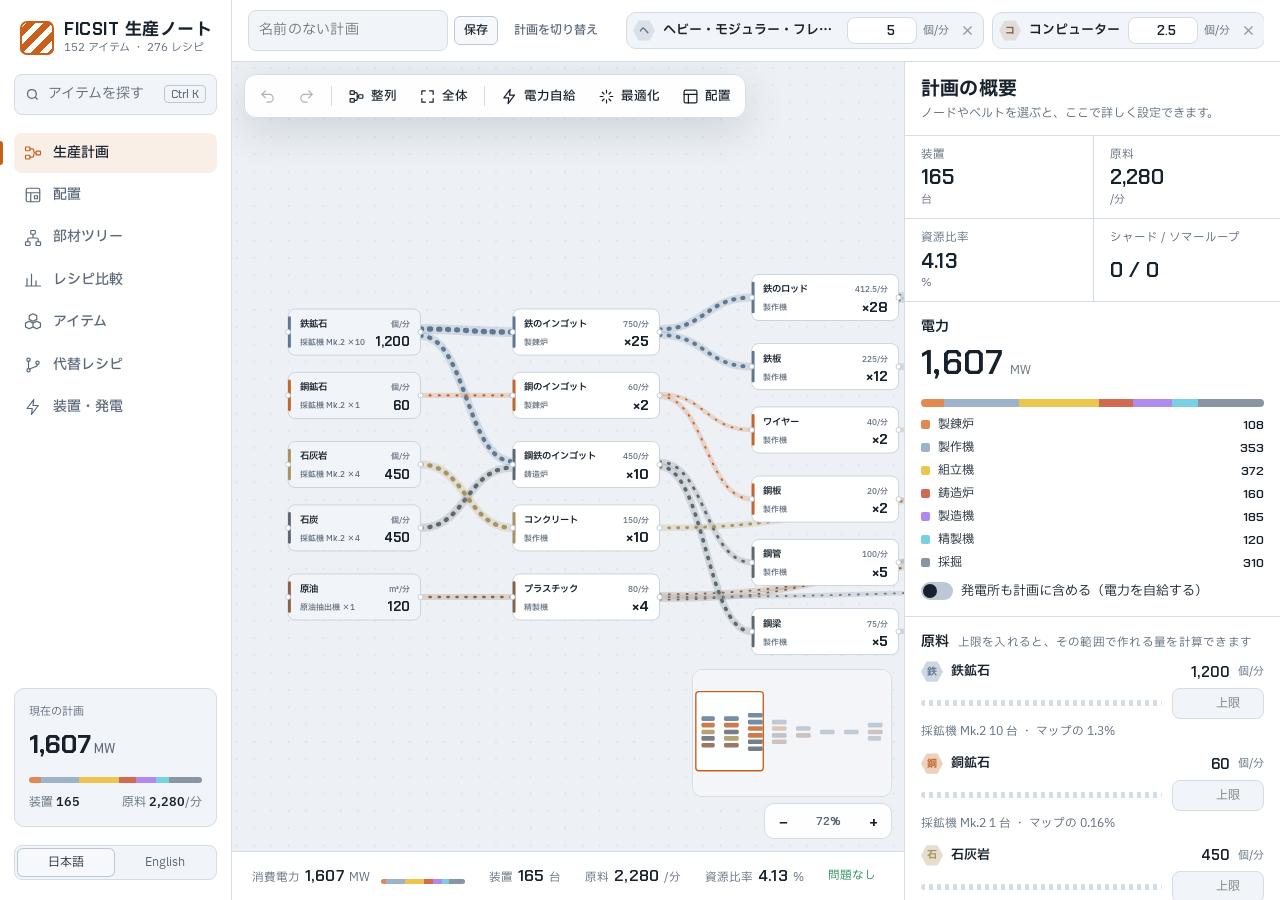
<file: index.html>
<!doctype html>
<html lang="ja">
<head>
<meta charset="utf-8">
<meta name="viewport" content="width=device-width,initial-scale=1,viewport-fit=cover">
<title>FICSIT 生産ノート</title>
<meta name="description" content="Satisfactory の全アイテム・レシピ・代替レシピを収録。工場フロー図つきの生産計画、部材ツリー、レシピの電力×資源比較ができる日本語の非公式ツール。">
<meta name="theme-color" content="#111821" media="(prefers-color-scheme: dark)">
<meta name="theme-color" content="#EDF1F5" media="(prefers-color-scheme: light)">
<meta name="apple-mobile-web-app-capable" content="yes">
<meta name="mobile-web-app-capable" content="yes">
<meta name="apple-mobile-web-app-status-bar-style" content="black-translucent">
<meta name="apple-mobile-web-app-title" content="生産ノート">
<meta property="og:title" content="FICSIT 生産ノート">
<meta property="og:description" content="Satisfactory の生産計画・部材ツリー・レシピ比較ツール（非公式）">
<meta property="og:type" content="website">
<link rel="manifest" href="manifest.webmanifest">
<link rel="icon" href="favicon.png" type="image/png">
<link rel="apple-touch-icon" href="apple-touch-icon.png">
<style>:root{padding-top:env(safe-area-inset-top,0px)}</style>
</head>
<body>

<link rel="preconnect" href="https://fonts.googleapis.com">
<link rel="preconnect" href="https://fonts.gstatic.com" crossorigin>
<link rel="stylesheet" href="https://fonts.googleapis.com/css2?family=Chakra+Petch:wght@500;600;700&family=IBM+Plex+Sans+JP:wght@400;500;600;700&display=swap">
<style>
/* Layout: a terminal-style left rail (nav + live plan meter) beside one working column laid on a blueprint grid.
   The one loud element is the factory flow graph in the planner: belts carry parts at speeds set by their throughput. */
:root{
  --bg:#111821; --grid:rgba(120,160,200,.06); --panel:#18222E; --panel-2:#1E2A38; --sunk:#141D27; --line:#2A3949; --line-2:#36485C;
  --fg:#E4EBF2; --muted:#8C9BAB; --faint:#5F6F80;
  --accent:#F79A46; --accent-2:#FFB877; --accent-ink:#1B1006; --accent-soft:rgba(247,154,70,.14);
  --alt:#B39BFF; --alt-soft:rgba(179,155,255,.14); --good:#62D394; --good-soft:rgba(98,211,148,.12); --bad:#FF8574; --bad-soft:rgba(255,133,116,.13);
  --shadow:0 12px 40px rgba(0,0,0,.45);
  --toast-act:#B0520F; --found:rgba(150,175,205,.10); --found-l:rgba(150,175,205,.22); --lane:rgba(150,175,205,.16);
  /* resource node colours */
  --r-iron:#9DB3C9; --r-copper:#E08A52; --r-stone:#D4C29C; --r-coal:#8A949F; --r-gold:#EBC54E; --r-quartz:#EC96C6; --r-sulfur:#DCD85E;
  --r-bauxite:#D06B52; --r-uranium:#86D266; --r-sam:#B08AF0; --r-oil:#B48A6A; --r-nitro:#78D0E2; --r-water:#5A9CF0; --r-none:#8C9BAB;
  --f-display:"Chakra Petch","IBM Plex Sans JP",system-ui,sans-serif;
  --f-body:"IBM Plex Sans JP","Hiragino Sans","Noto Sans JP",system-ui,sans-serif;
  color-scheme:dark;
}
@media (prefers-color-scheme: light){:root:not([data-theme="dark"]){
  --bg:#EDF1F5; --grid:rgba(40,90,150,.07); --panel:#FFFFFF; --panel-2:#F6F8FB; --sunk:#F1F4F8; --line:#D4DCE5; --line-2:#BCC8D5;
  --fg:#17212C; --muted:#5A6878; --faint:#8995A3;
  --accent:#C9601A; --accent-2:#A94E12; --accent-ink:#FFFFFF; --accent-soft:rgba(201,96,26,.10);
  --alt:#6A4FC8; --alt-soft:rgba(106,79,200,.10); --good:#1E8A52; --good-soft:rgba(30,138,82,.10); --bad:#C2412F; --bad-soft:rgba(194,65,47,.10);
  --shadow:0 12px 40px rgba(30,50,80,.16);
  --toast-act:#FFB877; --found:rgba(60,95,140,.07); --found-l:rgba(60,95,140,.18); --lane:rgba(60,95,140,.12);
  --r-iron:#5E7894; --r-copper:#C2662C; --r-stone:#A8925E; --r-coal:#5E6873; --r-gold:#C29A14; --r-quartz:#C9579A; --r-sulfur:#A7A31C;
  --r-bauxite:#B24C33; --r-uranium:#4C9A2E; --r-sam:#7E55CC; --r-oil:#8A6244; --r-nitro:#2E95AB; --r-water:#2F72CF; --r-none:#6E7C8B;
  color-scheme:light}}
:root[data-theme="light"]{
  --bg:#EDF1F5; --grid:rgba(40,90,150,.07); --panel:#FFFFFF; --panel-2:#F6F8FB; --sunk:#F1F4F8; --line:#D4DCE5; --line-2:#BCC8D5;
  --fg:#17212C; --muted:#5A6878; --faint:#8995A3;
  --accent:#C9601A; --accent-2:#A94E12; --accent-ink:#FFFFFF; --accent-soft:rgba(201,96,26,.10);
  --alt:#6A4FC8; --alt-soft:rgba(106,79,200,.10); --good:#1E8A52; --good-soft:rgba(30,138,82,.10); --bad:#C2412F; --bad-soft:rgba(194,65,47,.10);
  --shadow:0 12px 40px rgba(30,50,80,.16);
  --toast-act:#FFB877; --found:rgba(60,95,140,.07); --found-l:rgba(60,95,140,.18); --lane:rgba(60,95,140,.12);
  --r-iron:#5E7894; --r-copper:#C2662C; --r-stone:#A8925E; --r-coal:#5E6873; --r-gold:#C29A14; --r-quartz:#C9579A; --r-sulfur:#A7A31C;
  --r-bauxite:#B24C33; --r-uranium:#4C9A2E; --r-sam:#7E55CC; --r-oil:#8A6244; --r-nitro:#2E95AB; --r-water:#2F72CF; --r-none:#6E7C8B;
  color-scheme:light}
:root[data-theme="dark"]{color-scheme:dark}

*{box-sizing:border-box}
[hidden]{display:none!important}
html,body{height:100%}
body{margin:0;background-color:var(--bg);background-image:linear-gradient(var(--grid) 1px,transparent 1px),linear-gradient(90deg,var(--grid) 1px,transparent 1px);background-size:28px 28px;color:var(--fg);font:14px/1.6 var(--f-body);font-variant-numeric:tabular-nums}
button{font:inherit;color:inherit}
:focus-visible{outline:2px solid var(--accent);outline-offset:2px}


/* ---------- shell ---------- */
.app{display:grid;grid-template-columns:232px minmax(0,1fr);min-height:100%;align-content:start}
.rail{position:sticky;top:0;height:100vh;display:flex;flex-direction:column;gap:18px;padding:20px 14px;background:var(--panel);border-right:1px solid var(--line)}
.brand{display:flex;gap:10px;align-items:center;padding:0 6px}
.mark{width:34px;height:34px;flex:none;border-radius:7px;background:repeating-linear-gradient(-45deg,var(--accent) 0 6px,var(--panel) 6px 12px);box-shadow:inset 0 0 0 2px var(--accent)}
.brand b{display:block;font:700 17px/1.1 var(--f-display);letter-spacing:.03em;white-space:nowrap}
.brand span{display:block;font-size:11px;color:var(--muted)}
.qs{display:flex;align-items:center;gap:8px;width:100%;padding:8px 10px;border:1px solid var(--line);background:var(--sunk);border-radius:8px;color:var(--muted);cursor:pointer;text-align:left}
.qs:hover{border-color:var(--line-2);color:var(--fg)}
.qs kbd{margin-left:auto;font:500 11px var(--f-display);padding:1px 6px;border:1px solid var(--line-2);border-radius:4px}
.nav{display:grid;gap:2px}
.nav button{display:flex;align-items:center;gap:11px;padding:9px 10px;border:0;background:transparent;border-radius:8px;color:var(--muted);cursor:pointer;text-align:left;font-weight:500;position:relative}
.nav button svg{width:18px;height:18px;flex:none;stroke:currentColor;fill:none;stroke-width:1.6;stroke-linecap:round;stroke-linejoin:round}
.nav button:hover{color:var(--fg);background:var(--sunk)}
.nav button[aria-current="page"]{color:var(--fg);background:var(--accent-soft)}
.nav button[aria-current="page"]::before{content:"";position:absolute;left:-14px;top:8px;bottom:8px;width:3px;border-radius:0 3px 3px 0;background:var(--accent)}
.nav button[aria-current="page"] svg{stroke:var(--accent)}
.meter{margin-top:auto;padding:14px;border:1px solid var(--line);border-radius:10px;background:var(--sunk);display:grid;gap:10px;cursor:pointer;text-align:left;width:100%}
.meter:hover{border-color:var(--line-2)}
.meter .t{font-size:11px;color:var(--muted)}
.meter .v{font:700 26px/1 var(--f-display)}
.meter .v small{font-size:13px;color:var(--muted);font-weight:500;margin-left:3px}
.meter .row2{display:flex;justify-content:space-between;font-size:12px;color:var(--muted)}
.meter .row2 b{color:var(--fg);font-weight:600}
.lang{display:flex;gap:4px;padding:3px;border:1px solid var(--line);border-radius:8px;background:var(--sunk)}
.lang button{flex:1;border:0;background:transparent;border-radius:5px;padding:4px 0;font-size:12px;color:var(--muted);cursor:pointer}
.lang button[aria-pressed="true"]{background:var(--panel-2);color:var(--fg);box-shadow:0 0 0 1px var(--line-2)}

.main{min-width:0;padding:28px clamp(16px,3vw,40px) 64px}
.view{display:grid;grid-template-columns:minmax(0,1fr);gap:20px;max-width:1240px;margin:0 auto}
.view>*{min-width:0}
.view.enter{animation:enter .28s ease-out}
@keyframes enter{from{opacity:0;transform:translateY(6px)}to{opacity:1;transform:none}}
.vhead{display:flex;flex-wrap:wrap;gap:12px 24px;align-items:flex-end;justify-content:space-between}
.vhead h1{font:700 clamp(26px,3.2vw,36px)/1.05 var(--f-display);letter-spacing:.01em;margin:0;text-wrap:balance}
.vhead p{margin:6px 0 0;color:var(--muted);max-width:62ch}


/* ---------- primitives ---------- */
.card{background:var(--panel);border:1px solid var(--line);border-radius:12px;padding:18px;min-width:0}
.card>h2,.sec-t{font:600 17px/1.2 var(--f-display);letter-spacing:.02em;margin:0}
.sec{display:flex;flex-wrap:wrap;gap:8px 16px;align-items:baseline;justify-content:space-between;margin-bottom:12px}
.sec small{color:var(--muted);font-size:12px}
.row{display:flex;flex-wrap:wrap;gap:10px 12px;align-items:center}
.field{display:grid;gap:5px;min-width:0}
.field>label,.lbl{font-size:12px;color:var(--muted)}
select,input[type=number],input[type=text],input[type=search],textarea{font:inherit;color:var(--fg);background:var(--sunk);border:1px solid var(--line);border-radius:8px;padding:8px 10px;min-width:0;max-width:100%}
select{appearance:none;-webkit-appearance:none;-moz-appearance:none;background-color:var(--sunk);background-image:url("data:image/svg+xml,%3Csvg xmlns='http://www.w3.org/2000/svg' viewBox='0 0 10 6'%3E%3Cpath d='M1 1l4 4 4-4' fill='none' stroke='%238C9BAB' stroke-width='1.6' stroke-linecap='round' stroke-linejoin='round'/%3E%3C/svg%3E");background-repeat:no-repeat;background-position:right 10px center;background-size:10px 6px;padding-right:30px;cursor:pointer;text-overflow:ellipsis}
select::-ms-expand{display:none}
option,optgroup{background-color:var(--panel);color:var(--fg)}
select:hover,input:hover{border-color:var(--line-2)}
textarea{width:100%;font-size:12px}
input[type=number]{width:100px}
.btn{display:inline-flex;align-items:center;gap:6px;border:1px solid var(--line-2);background:var(--panel-2);color:var(--fg);border-radius:8px;padding:7px 13px;cursor:pointer;white-space:nowrap;font-weight:500;font-size:13px}
.btn:hover{border-color:var(--muted)}
.btn.pri{background:var(--accent);border-color:var(--accent);color:var(--accent-ink);font-weight:600}
.btn.pri:hover{background:var(--accent-2);border-color:var(--accent-2)}
.btn.sm{padding:4px 9px;font-size:12px;border-radius:6px}
.btn.ghost{border-color:transparent;background:transparent;color:var(--muted)}
.btn.ghost:hover{color:var(--fg);background:var(--sunk)}
.sw{display:inline-flex;align-items:center;gap:8px;cursor:pointer;font-size:13px;user-select:none}
.sw input{appearance:none;width:32px;height:18px;border-radius:9px;background:var(--line-2);position:relative;cursor:pointer;margin:0;transition:background .15s}
.sw input::after{content:"";position:absolute;top:2px;left:2px;width:14px;height:14px;border-radius:50%;background:var(--fg);transition:transform .15s}
.sw input:checked{background:var(--accent)}
.sw input:checked::after{transform:translateX(14px);background:var(--accent-ink)}
.pill{display:inline-flex;align-items:center;gap:4px;font-size:11px;font-weight:600;padding:1px 8px;border-radius:999px;white-space:nowrap;line-height:1.7}
.p-alt{background:var(--alt-soft);color:var(--alt)}
.p-std{background:var(--sunk);color:var(--muted);box-shadow:inset 0 0 0 1px var(--line)}
.p-good{background:var(--good-soft);color:var(--good)}
.p-bad{background:var(--bad-soft);color:var(--bad)}
.p-acc{background:var(--accent-soft);color:var(--accent)}
.muted{color:var(--muted)} .small{font-size:12px} .nw{white-space:nowrap}
.num{font-family:var(--f-display);font-weight:600;letter-spacing:.01em}
.chips{display:flex;flex-wrap:wrap;gap:6px}
.chip{display:inline-flex;align-items:center;gap:7px;border:1px solid var(--line);background:var(--sunk);border-radius:999px;padding:4px 12px 4px 5px;cursor:pointer;font-size:12px;font-weight:500}
.chip.plain{padding:4px 12px}
.chip:hover{border-color:var(--line-2)}
.chip[aria-pressed="true"]{border-color:var(--accent);background:var(--accent-soft);color:var(--fg)}

/* item glyph: a hex badge tinted by the ore that dominates its chain */
.gl{--c:var(--r-none);display:inline-grid;place-items:center;flex:none;width:30px;height:30px;font:700 13px/1 var(--f-body);color:var(--c);background:color-mix(in srgb,var(--c) 16%,transparent);clip-path:polygon(25% 4%,75% 4%,100% 50%,75% 96%,25% 96%,0 50%);position:relative}
.gl.s{width:22px;height:22px;font-size:10px}
.gl.l{width:52px;height:52px;font-size:22px}
.gl.raw{background:color-mix(in srgb,var(--c) 30%,transparent)}
.ilink{display:inline;border:0;background:none;padding:0;text-align:left;cursor:pointer;color:inherit;text-decoration:underline;text-decoration-color:var(--line-2);text-underline-offset:3px}
.ilink:hover{color:var(--accent);text-decoration-color:var(--accent)}

/* tables */
.tbl{overflow-x:auto;border:1px solid var(--line);border-radius:10px;background:var(--panel)}
table{border-collapse:collapse;width:100%;font-size:13px}
th,td{padding:10px 12px;text-align:left;border-bottom:1px solid var(--line);vertical-align:top}
th{font-size:12px;font-weight:500;color:var(--muted);background:var(--panel-2);white-space:nowrap}
th.sort{cursor:pointer;user-select:none} th.sort:hover{color:var(--fg)}
tr:last-child td{border-bottom:0}
td.n,th.n{text-align:right;white-space:nowrap}
td:first-child{min-width:150px}
tr.grp td{background:var(--sunk);font:600 13px var(--f-display);letter-spacing:.03em;padding:7px 12px;color:var(--muted)}
tr.grp td b{color:var(--fg)}
tr.inplan td{background:var(--good-soft)}
tr.inplan td:first-child{box-shadow:inset 3px 0 0 var(--good)}
tr.hot td{background:var(--accent-soft)}
.flow{display:flex;flex-wrap:wrap;gap:3px 12px}
.flow span{white-space:nowrap}
.sub{display:block;font-size:11px;color:var(--muted)}
.ibar{display:block;height:4px;border-radius:2px;background:var(--line);margin-top:5px;overflow:hidden;min-width:70px}
.ibar i{display:block;height:100%;border-radius:2px;background:var(--muted);transform-origin:left;animation:grow .5s ease-out}
.ibar.best i{background:var(--good)}
@keyframes grow{from{transform:scaleX(0)}}
.best{color:var(--good)}
.empty{padding:28px;text-align:center;color:var(--muted)}
.note{font-size:12px;color:var(--muted);max-width:86ch;margin:0}


/* ---------- planner ---------- */
.orders{display:flex;flex-wrap:wrap;gap:10px;align-items:stretch}
.order{display:flex;align-items:center;gap:10px;padding:8px 8px 8px 10px;border:1px solid var(--line);background:var(--panel);border-radius:10px;min-width:0;flex:0 1 auto}
.order select{border:0;background-color:transparent;padding:4px 26px 4px 2px;background-position:right 4px center;font-weight:600;max-width:260px}
.order .u{white-space:nowrap}
.order input{width:76px;text-align:right;font-family:var(--f-display);font-weight:600}
.order .u{font-size:12px;color:var(--muted)}
.order .x{border:0;background:transparent;color:var(--faint);cursor:pointer;padding:4px 6px;border-radius:6px;font-size:16px;line-height:1}
.order .x:hover{color:var(--bad);background:var(--bad-soft)}
.add{border:1px dashed var(--line-2);background:transparent;border-radius:10px;padding:8px 16px;color:var(--muted);cursor:pointer;font-weight:500}
.add:hover{color:var(--accent);border-color:var(--accent)}
.readout{display:grid;grid-template-columns:1.35fr repeat(3,1fr);border:1px solid var(--line);border-radius:12px;background:var(--panel);overflow:hidden}
.readout>div{padding:16px 18px;border-left:1px solid var(--line);min-width:0}
.readout>div:first-child{border-left:0;background:linear-gradient(135deg,var(--accent-soft),transparent 70%)}
.readout .k{font-size:12px;color:var(--muted)}
.readout .v{font:700 clamp(26px,3vw,40px)/1.1 var(--f-display);margin:4px 0 2px;white-space:nowrap}
.readout .v small{font-size:.45em;color:var(--muted);font-weight:500;margin-left:4px}
.readout .s{font-size:12px;color:var(--muted)}
.gauge{height:6px;border-radius:3px;background:var(--sunk);margin-top:10px;overflow:hidden;display:flex}
.gauge i{display:block;height:100%;transition:width .5s ease}
@media (max-width:900px){.readout{grid-template-columns:1fr 1fr}.readout>div:nth-child(3){border-left:0}.readout>div:nth-child(n+3){border-top:1px solid var(--line)}}

.graphcard{padding:0;overflow:hidden}
.graphbar{display:flex;flex-wrap:wrap;gap:8px 16px;align-items:center;justify-content:space-between;padding:14px 18px;border-bottom:1px solid var(--line)}
.legend{display:flex;flex-wrap:wrap;gap:4px 14px;font-size:12px;color:var(--muted)}
.legend span{display:inline-flex;align-items:center;gap:6px}
.legend i{width:14px;height:4px;border-radius:2px;background:var(--c)}
.gwrap{overflow:auto;max-height:640px;position:relative;background-image:radial-gradient(var(--line) 1px,transparent 1px);background-size:18px 18px}
.gwrap svg{display:block}
.gnode rect.b{fill:var(--panel);stroke:var(--line-2);stroke-width:1}
.gnode.tgt rect.b{stroke:var(--accent);stroke-width:2}
.gnode.raw rect.b{fill:var(--sunk)}
.gnode text{fill:var(--fg);font-family:var(--f-body)}
.gnode text.s{fill:var(--muted)}
.gnode text.n{font-family:var(--f-display);font-weight:700}
.gnode{cursor:pointer}
.gnode:hover rect.b{stroke:var(--accent)}
.edge .trk{fill:none;stroke-opacity:.18}
.edge .itm{fill:none;stroke-linecap:round;stroke-dasharray:1.5 11;animation:belt var(--d) linear infinite}
@keyframes belt{to{stroke-dashoffset:-25}}
svg.focus .edge,svg.focus .gnode{opacity:.16;transition:opacity .15s}
svg.focus .edge.on,svg.focus .gnode.on{opacity:1}
.tip{position:absolute;pointer-events:none;background:var(--panel-2);border:1px solid var(--line-2);border-radius:8px;padding:6px 10px;font-size:12px;box-shadow:var(--shadow);white-space:nowrap;z-index:5}
.tip b{font-family:var(--f-display)}

.split{display:grid;grid-template-columns:minmax(0,1.5fr) minmax(0,1fr);gap:20px;align-items:start}
@media (max-width:1100px){.split{grid-template-columns:minmax(0,1fr)}}
.rsel{font-size:13px;padding:6px 8px;width:100%;max-width:360px}
.reclist{display:grid}
.recrow{display:grid;grid-template-columns:minmax(0,1.1fr) minmax(0,1.4fr) 92px auto;gap:8px 14px;align-items:center;padding:10px 4px;border-top:1px solid var(--line)}
.recrow:first-child{border-top:0}
.recrow.ch{background:linear-gradient(90deg,var(--good-soft),transparent 60%);border-radius:8px}
.recrow .nm{display:flex;gap:10px;align-items:center;min-width:0}
.recrow .nm div{min-width:0}
.recrow .st{font-size:12px;color:var(--muted);text-align:right;white-space:nowrap}
.recrow .st b{font:700 15px var(--f-display);color:var(--fg)}
.recrow.flash{animation:flash 1.2s ease-out}
@keyframes flash{0%{box-shadow:0 0 0 2px var(--accent)}100%{box-shadow:0 0 0 2px transparent}}
@media (max-width:640px){.recrow{grid-template-columns:minmax(0,1fr) auto auto}.recrow .pick{grid-column:1/-1;order:3}}
.res{display:grid;gap:12px}
.resrow{display:grid;grid-template-columns:minmax(0,1fr) auto;gap:2px 12px;align-items:baseline}
.resrow .nm{display:flex;align-items:center;gap:8px;font-weight:500}
.resrow .amt{font:700 16px var(--f-display)}
.resrow .bar{grid-column:1/-1;height:8px;border-radius:4px;background:var(--sunk);overflow:hidden}
.resrow .bar i{display:block;height:100%;border-radius:4px;background:var(--c);transition:width .5s ease}
.resrow .meta{grid-column:1/-1;font-size:12px;color:var(--muted)}
.saved{display:grid;gap:6px;margin-top:10px}
.saved div{display:flex;gap:8px;align-items:center;padding:6px 8px;border-radius:8px;background:var(--sunk)}
.saved span{flex:1;min-width:0;overflow:hidden;text-overflow:ellipsis;white-space:nowrap}


/* ---------- full-bleed canvas views ---------- */
body.canvas-mode{overflow:hidden}
body.canvas-mode .main{padding:0}
.view.full{max-width:none;margin:0;gap:0;height:calc(100dvh - var(--chrome,0px) - env(safe-area-inset-top,0px));min-height:420px}
.fx{position:relative;display:grid;grid-template-columns:minmax(0,1fr) 376px;grid-template-rows:auto minmax(0,1fr) auto;height:100%;min-height:0;background:var(--bg);overflow:hidden}
.fx-top{grid-column:1/-1;display:flex;flex-wrap:wrap;align-items:center;gap:8px 18px;padding:10px 16px;border-bottom:1px solid var(--line);background:var(--panel);min-width:0}
.fx-plan{display:flex;align-items:center;gap:6px;flex:none}
.fx-name{width:200px;font:700 16px var(--f-display);letter-spacing:.02em;border-color:transparent;background:transparent;padding:6px 8px}
.fx-name:hover{border-color:var(--line)}
.fx-name:focus{background:var(--sunk);border-color:var(--line-2)}
.lx-h{font:700 17px var(--f-display);letter-spacing:.02em;margin:0 8px 0 4px}
.fx-orders{display:flex;align-items:center;gap:8px;flex:1;min-width:0;overflow-x:auto;scrollbar-width:thin;padding:2px 0}
.ochip{display:flex;align-items:center;gap:6px;flex:none;padding:4px 4px 4px 6px;border:1px solid var(--line);border-radius:10px;background:var(--sunk)}
.ochip.on{border-color:var(--accent);box-shadow:0 0 0 1px var(--accent) inset}
.ochip .oname{border:0;background:none;padding:0 2px;font-weight:600;font-size:13px;cursor:pointer;color:var(--fg);white-space:nowrap;max-width:180px;overflow:hidden;text-overflow:ellipsis}
.ochip .oname:hover{color:var(--accent)}
.ochip input{width:70px;padding:4px 6px;text-align:right;font:600 13px var(--f-display);background:var(--panel)}
.ochip .u{font-size:11px;color:var(--muted);white-space:nowrap}
.ochip .x{display:grid;place-items:center;width:24px;height:24px;border:0;border-radius:6px;background:transparent;color:var(--faint);cursor:pointer;padding:0}
.ochip .x:hover{background:var(--bad-soft);color:var(--bad)}
.ochip .x svg,.oadd svg,.btn svg,.ibtn svg,.ins-links svg{width:15px;height:15px;stroke:currentColor;fill:none;stroke-width:1.8;stroke-linecap:round;stroke-linejoin:round;flex:none}
.oadd{display:inline-flex;align-items:center;gap:6px;flex:none;border:1px dashed var(--line-2);background:transparent;border-radius:10px;padding:7px 12px;color:var(--muted);cursor:pointer;font-weight:500;font-size:13px}
.oadd:hover{color:var(--accent);border-color:var(--accent)}

.fx-stage{position:relative;grid-column:1;grid-row:2;min-height:0;overflow:hidden}
.fx-svg{position:absolute;inset:0;width:100%;height:100%;display:block;touch-action:none;cursor:grab;user-select:none;-webkit-user-select:none}
.fx-svg.panning,.fx-svg.dragging{cursor:grabbing}
.fx-svg .dot{fill:var(--line-2);opacity:.55}
.fx-empty{position:absolute;inset:0;display:grid;place-content:center;justify-items:center;gap:10px;text-align:center;padding:24px;pointer-events:none}
.fx-empty>*{pointer-events:auto}
.fx-empty b{font:700 22px var(--f-display)}
.fx-empty p{margin:0;color:var(--muted);max-width:42ch}

/* nodes */
.gnode{cursor:pointer;outline:none}
.gnode .b{fill:var(--panel);stroke:var(--line-2);stroke-width:1;transition:stroke .12s}
.gnode.t-in .b,.gnode.t-sur .b{fill:var(--sunk)}
.gnode.t-out .b{stroke:color-mix(in srgb,var(--accent) 55%,var(--line-2));stroke-width:1.3}
.gnode .ring{fill:none;stroke:var(--accent);stroke-width:1.5;opacity:0;pointer-events:none}
.gnode.sel .ring{opacity:1}
.gnode.enter{animation:gIn .4s ease-out both}
@keyframes gIn{from{opacity:0}}
.gnode.t-gen .b{stroke:var(--r-sulfur);stroke-width:1.5}
.gnode.bad .b{stroke:var(--bad);stroke-width:1.5}
.gnode:hover .b,.gnode:focus-visible .b{stroke:var(--accent)}
.gnode.sel .b{stroke:var(--accent);stroke-width:2.5;filter:drop-shadow(0 0 6px color-mix(in srgb,var(--accent) 45%,transparent))}
.gnode .t1{font:600 13px var(--f-body);fill:var(--fg)}
.gnode .t2,.gnode .t3{font:500 11px var(--f-body);fill:var(--muted)}
.gnode .big{font:700 20px var(--f-display);fill:var(--fg)}
.gnode.t-in .big,.gnode.t-sur .big{font-size:18px}
.gnode .scrub{fill:var(--accent);cursor:ew-resize}
.gnode .scrubhit{fill:transparent;cursor:ew-resize}
.gnode .scrubhit:hover{fill:var(--accent-soft)}
.gnode .scrubline{stroke:var(--accent);stroke-width:1.2;stroke-dasharray:2 3;fill:none;pointer-events:none}
.gnode .port{fill:var(--panel);stroke:var(--line-2);stroke-width:1.2}
.badge rect{fill:var(--panel-2);stroke:var(--line-2)}
.badge text{font:700 10px var(--f-body);fill:var(--muted)}
.badge.b-clk rect{fill:var(--accent-soft);stroke:var(--accent)}.badge.b-clk text{fill:var(--accent)}
.badge.b-amp rect{fill:var(--alt-soft);stroke:var(--alt)}.badge.b-amp text{fill:var(--alt)}
.badge.b-alt text{fill:var(--alt)}
.badge.b-bad rect{fill:var(--bad-soft);stroke:var(--bad)}.badge.b-bad text{fill:var(--bad)}
.badge.b-ext text{fill:var(--accent)}
/* belts */
.edge{cursor:pointer}
.edge .hit{fill:none;stroke:transparent;stroke-width:16}
.edge .trk{fill:none;stroke-opacity:.2;transition:stroke-opacity .12s}
.edge .itm{fill:none;stroke-linecap:round;stroke-dasharray:1.5 11;animation:belt var(--d) linear infinite;pointer-events:none}
.edge:hover .trk,.edge.sel .trk{stroke-opacity:.5}
.edge.over .trk{stroke:var(--bad)!important;stroke-opacity:.5;stroke-dasharray:7 4}
.edge .elabel{display:none;pointer-events:none}
.fx-svg.z-hi .edge .elabel,.edge.over .elabel,.edge.sel .elabel,.edge:hover .elabel{display:inline}
.elabel rect{fill:var(--panel-2);stroke:var(--line-2)}
.elabel text{font:600 10.5px var(--f-body);fill:var(--fg)}
.edge.over .elabel rect{fill:var(--bad-soft);stroke:var(--bad)}
.edge.over .elabel text{fill:var(--bad)}
.fx-svg.z-lo .gnode .t2,.fx-svg.z-lo .badge{display:none}
.fx-svg.focus .edge,.fx-svg.focus .gnode{opacity:.16;transition:opacity .15s}
.fx-svg.focus .edge.on,.fx-svg.focus .gnode.on{opacity:1}

/* floating tools */
.fx-tools{position:absolute;left:12px;top:12px;display:flex;align-items:center;gap:2px;padding:4px;background:color-mix(in srgb,var(--panel) 93%,transparent);border:1px solid var(--line);border-radius:12px;box-shadow:var(--shadow);backdrop-filter:blur(8px);-webkit-backdrop-filter:blur(8px);z-index:3;max-width:calc(100% - 24px);overflow-x:auto;scrollbar-width:none}
.tbtn{display:inline-flex;align-items:center;gap:6px;height:34px;padding:0 10px;border:0;border-radius:8px;background:transparent;color:var(--fg);cursor:pointer;font:500 12.5px var(--f-body);white-space:nowrap;flex:none}
.tbtn:hover{background:var(--sunk)}
.tbtn:disabled{opacity:.35;cursor:default;background:transparent}
.tbtn[aria-pressed="true"]{background:var(--accent-soft);color:var(--accent)}
.tbtn svg{width:17px;height:17px;stroke:currentColor;fill:none;stroke-width:1.7;stroke-linecap:round;stroke-linejoin:round;flex:none}
.tsep{width:1px;height:20px;background:var(--line);margin:0 4px;flex:none}
.fx-zoom{position:absolute;right:12px;bottom:12px;display:flex;align-items:center;gap:2px;padding:3px;background:color-mix(in srgb,var(--panel) 93%,transparent);border:1px solid var(--line);border-radius:10px;z-index:3}
.fx-zoom button{width:30px;height:28px;border:0;border-radius:7px;background:transparent;color:var(--fg);font:600 16px var(--f-display);cursor:pointer}
.fx-zoom button:hover{background:var(--sunk)}
.fx-zoom span{min-width:56px;text-align:center;font:600 12px var(--f-display);color:var(--muted)}
.fx-mini{position:absolute;right:12px;bottom:54px;width:200px;height:128px;background:color-mix(in srgb,var(--panel) 90%,transparent);border:1px solid var(--line);border-radius:10px;z-index:3;cursor:crosshair;touch-action:none}
.fx-mini rect{opacity:.85}
.fx-mini .shade{fill:color-mix(in srgb,var(--bg) 62%,transparent);pointer-events:none}
.fx-mini .vw{fill:none;stroke:var(--accent);stroke-width:1.4;opacity:1;pointer-events:none}
.tip{position:absolute;pointer-events:none;background:var(--panel-2);border:1px solid var(--line-2);border-radius:8px;padding:6px 10px;font-size:12px;box-shadow:var(--shadow);white-space:nowrap;z-index:6}
.tip b{font-family:var(--f-display)}

/* status bar */
.fx-status{grid-column:1;grid-row:3;display:flex;align-items:center;gap:4px;padding:6px 10px;border-top:1px solid var(--line);background:var(--panel);overflow-x:auto;scrollbar-width:none;min-width:0}
.st{display:inline-flex;align-items:baseline;gap:5px;flex:none;padding:5px 10px;border:0;background:transparent;border-radius:8px;color:var(--fg);font-size:13px;white-space:nowrap}
button.st{cursor:pointer}button.st:hover{background:var(--sunk)}
.st-k{font-size:11.5px;color:var(--muted)}
.st b{font-size:16px}
.st small{font-size:11.5px;color:var(--muted)}
.st-g{display:inline-flex;width:84px;height:5px;margin-left:6px;align-self:center}
.st.warn{color:var(--bad);align-items:center}.st.warn small{color:var(--bad)}
.st.warn svg{width:15px;height:15px;stroke:currentColor;fill:none;stroke-width:1.8;stroke-linecap:round;stroke-linejoin:round}
.st.ok small{color:var(--good)}

/* inspector */
.fx-insp{grid-column:2;grid-row:2/4;border-left:1px solid var(--line);background:var(--panel);overflow-y:auto;min-height:0;overscroll-behavior:contain}
.fx-handle{display:none}
.ins-body{display:grid;padding-bottom:28px}
.ins-head{display:flex;gap:12px;align-items:center;padding:16px 16px 12px;border-bottom:1px solid var(--line)}
.ins-head .gl.l{width:46px;height:46px;font-size:19px}
.ins-head .gl svg{width:22px;height:22px;stroke:currentColor;fill:none;stroke-width:1.8;stroke-linejoin:round}
.ih-t{flex:1;min-width:0}
.ih-t h2{margin:0;font:700 19px/1.2 var(--f-display);letter-spacing:.01em}
.ih-t p{margin:3px 0 0;font-size:12px;color:var(--muted)}
.ibtn{display:inline-grid;place-items:center;min-width:32px;height:32px;padding:0 6px;border:1px solid var(--line);border-radius:8px;background:var(--panel-2);color:var(--fg);cursor:pointer;font:600 12px var(--f-display);flex:none}
.ibtn:hover{border-color:var(--muted)}
.ins-head .ibtn{border-color:transparent;background:transparent;color:var(--muted)}
.ins-head .ibtn:hover{color:var(--fg);background:var(--sunk)}
.ins-stats{display:grid;grid-template-columns:1fr 1fr;border-bottom:1px solid var(--line)}
.ins-stats>div{padding:10px 16px;display:grid;gap:1px;border-top:1px solid var(--line);min-width:0}
.ins-stats>div:nth-child(-n+2){border-top:0}
.ins-stats>div:nth-child(even){border-left:1px solid var(--line)}
.ins-stats span{font-size:11.5px;color:var(--muted)}
.ins-stats b{font-size:21px;line-height:1.15;white-space:nowrap;overflow:hidden;text-overflow:ellipsis}
.ins-stats small{font-size:11px;color:var(--muted)}
.ins-sec{padding:14px 16px;border-bottom:1px solid var(--line);display:grid;gap:8px;min-width:0}
.ins-sec h3{margin:0;font:600 14px var(--f-display);letter-spacing:.02em;display:flex;flex-wrap:wrap;align-items:baseline;gap:4px 8px}
.ins-sec h3 small{font:400 11.5px var(--f-body);color:var(--muted)}
.ins-sec h4{margin:6px 0 0;font-size:11.5px;font-weight:500;color:var(--muted)}
.ins-sec p{margin:0}
.ins-big{display:flex;align-items:baseline;gap:6px}.ins-big b{font-size:34px;line-height:1}.ins-big small{color:var(--muted)}
.ins-sec .gauge{height:8px;border-radius:4px;background:var(--sunk);overflow:hidden;display:flex}
.ins-sec .gauge i{display:block;height:100%}
.legend-l{list-style:none;margin:0;padding:0;display:grid;gap:3px;font-size:12px}
.legend-l li{display:flex;align-items:center;gap:8px}
.legend-l i{width:9px;height:9px;border-radius:2px;flex:none}
.legend-l .num{margin-left:auto;font-size:12.5px}
.grid2{display:grid;grid-template-columns:1fr 1fr;gap:10px}
.grid2 select{width:100%}
.kv{display:flex;align-items:center;gap:8px;font-size:13px}.kv .num{margin-left:auto}.kv small{color:var(--muted)}
.sw-c{width:10px;height:10px;border-radius:2px;flex:none}
.lim-list{display:grid;gap:10px}
.lim{display:grid;gap:4px}
.lim-h{display:flex;align-items:center;gap:8px;font-size:13px}
.lim-h .ilink{font-weight:600;text-decoration-color:transparent}
.lim-h b{margin-left:auto;font-size:15px}.lim-h small{color:var(--muted);font-size:11px}
.lim-r{display:grid;grid-template-columns:minmax(0,1fr) 92px;gap:10px;align-items:center}
.lim-r input{padding:5px 8px;font-size:12px;text-align:right}
.lim .bar{height:6px;border-radius:3px;background:var(--sunk);overflow:hidden;display:block}
.lim .bar i{display:block;height:100%;background:var(--c);border-radius:3px;transition:width .4s}
.lim .bar.nolim{background:repeating-linear-gradient(90deg,var(--line) 0 4px,transparent 4px 8px)}
.lim.over .lim-h b{color:var(--bad)}
.warns{list-style:none;margin:0;padding:0;display:grid;gap:4px}
.warns button{display:flex;gap:8px;align-items:flex-start;width:100%;text-align:left;border:1px solid color-mix(in srgb,var(--bad) 35%,var(--line));background:var(--bad-soft);border-radius:8px;padding:7px 9px;cursor:pointer;font-size:12.5px;color:var(--fg)}
.warns svg{width:15px;height:15px;stroke:var(--bad);fill:none;stroke-width:1.8;stroke-linecap:round;stroke-linejoin:round;flex:none;margin-top:2px}
.seg{display:flex;flex-wrap:wrap;gap:2px;padding:3px;border:1px solid var(--line);border-radius:9px;background:var(--sunk);width:fit-content;max-width:100%}
.seg button{border:0;background:transparent;border-radius:6px;padding:5px 11px;font:500 12.5px var(--f-body);color:var(--muted);cursor:pointer;min-width:34px}
.seg button[aria-pressed="true"]{background:var(--panel-2);color:var(--fg);box-shadow:0 0 0 1px var(--line-2)}
.clk{display:grid;grid-template-columns:minmax(0,1fr) 76px auto;gap:10px;align-items:center}
.clk input[type=range]{width:100%;accent-color:var(--accent)}
.clk input[type=number]{width:76px;padding:5px 8px;text-align:right}
.rc-list{display:grid;gap:6px}
.rc{display:grid;gap:4px;text-align:left;border:1px solid var(--line);background:var(--sunk);border-radius:10px;padding:9px 11px;cursor:pointer;color:var(--fg);font:inherit;width:100%}
.rc:hover{border-color:var(--accent)}
.rc.cur{border-color:var(--good);background:var(--good-soft);cursor:default}
.rc.locked{opacity:.8}
.rc.dis{cursor:default;opacity:.6}
.rc-t{display:flex;flex-wrap:wrap;align-items:center;gap:6px}
.rc-t b{font-size:13px;font-weight:600}
.rc-m{font-size:11.5px;color:var(--muted)}
.rc-io{font-size:11.5px;color:var(--muted);line-height:1.5}
.rc-d{display:flex;flex-wrap:wrap;gap:4px;margin-top:2px}
.dl{font:600 11px var(--f-body);padding:1px 7px;border-radius:999px;white-space:nowrap;background:var(--panel-2);color:var(--muted)}
.dl.g{background:var(--good-soft);color:var(--good)}
.dl.b{background:var(--bad-soft);color:var(--bad)}
.io{gap:4px}
.io-r{display:grid;grid-template-columns:auto minmax(0,1fr) auto auto;gap:8px;align-items:center;padding:6px 6px;border:0;border-radius:8px;background:transparent;color:var(--fg);text-align:left;font:inherit;width:100%;cursor:pointer}
div.io-r{cursor:default}
button.io-r:hover{background:var(--sunk)}
.io-n{min-width:0;font-size:13px;overflow:hidden;text-overflow:ellipsis;white-space:nowrap}
.io-n small{display:block;font-size:11px;color:var(--muted)}
.io-r b{font-size:14px}
.rate-ed{display:flex;align-items:center;gap:6px;flex-wrap:wrap}
.rate-ed input{width:100px;font:700 18px var(--f-display);text-align:right;padding:6px 8px}
.rate-ed .u{color:var(--muted);font-size:12px}
.ins-links{display:flex;flex-wrap:wrap;gap:4px;padding:12px 12px 0}
.ins-links .btn{gap:6px}
.ins-sec details summary{cursor:pointer;font:600 14px var(--f-display);list-style-position:inside}
.ins-sec .tbl table{font-size:12px}
.ins-sec .tbl th,.ins-sec .tbl td{padding:6px 8px}
.ins-sec .tbl td:first-child{min-width:0}
.ins-sec tr.hl td{background:var(--good-soft)}

/* dialogs */
.dlg{position:fixed;left:50%;top:50%;transform:translate(-50%,-50%);width:min(520px,calc(100vw - 32px));max-height:calc(100dvh - 48px);overflow-y:auto;background:var(--panel);border:1px solid var(--line-2);border-radius:16px;box-shadow:var(--shadow);z-index:41;padding:20px;display:grid;gap:10px;animation:pop3 .18s ease-out}
.dlg.wide{width:min(640px,calc(100vw - 32px))}
body:has(#layer .dlg) .toast{bottom:auto;top:calc(16px + env(safe-area-inset-top,0px))}
@keyframes pop3{from{opacity:0;transform:translate(-50%,-48%)}}
.dlg-h{display:flex;align-items:center;justify-content:space-between;gap:12px}
.dlg-h h2{margin:0;font:700 21px var(--f-display)}
.dlg-a{position:sticky;bottom:-20px;margin:6px -20px -20px;padding:12px 20px 16px;background:var(--panel);border-top:1px solid var(--line);z-index:1}
.opt-body{display:grid;gap:8px;min-height:10px}
.opt-prog{display:flex;align-items:center;gap:10px;color:var(--muted);font-size:13px;padding:10px 0}
.spin{width:16px;height:16px;border-radius:50%;border:2px solid var(--line-2);border-top-color:var(--accent);animation:spin .8s linear infinite;flex:none}
@keyframes spin{to{transform:rotate(360deg)}}
.chg{list-style:none;margin:0;padding:0;display:grid;gap:6px;grid-template-columns:auto max-content minmax(0,1fr) auto minmax(0,1.25fr)}
.chg li{grid-column:1/-1;display:grid;grid-template-columns:subgrid;gap:8px;align-items:center;font-size:12.5px;padding:7px 9px;border-radius:8px;background:var(--sunk)}
.chg li b{font-weight:600;white-space:nowrap}
.chg li span{color:var(--muted);overflow:hidden;text-overflow:ellipsis;white-space:nowrap}
.chg li .to{color:var(--good);font-weight:600}
.chg li i{font-style:normal;color:var(--faint)}
.toast{display:flex;align-items:center;gap:12px}
.toast .tact{border:0;background:transparent;color:var(--toast-act);font:600 13px var(--f-body);cursor:pointer;padding:2px 4px;border-radius:6px}
.toast .tact:hover{text-decoration:underline}

/* ---------- layout simulator ---------- */
.lx-svg{background:var(--bg)}
.lx-svg .gl8{stroke:var(--found-l);fill:none}
.lx-svg .g1{stroke:var(--found)}
.lx-svg .g1r{display:none}
.lx-svg.z-hi .g1r{display:inline}
#lx-tiles rect{fill:var(--found);stroke:var(--found-l);stroke-width:.06}
.lbelt .bb{fill:none;stroke:var(--panel-2);stroke-width:2.6;stroke-linejoin:round;stroke-linecap:square}
.lbelt .bc{fill:none;stroke-width:1.9;stroke-linejoin:round;stroke-opacity:.55}
.lbelt .bm{fill:none;stroke:var(--fg);stroke-opacity:.55;stroke-width:.5;stroke-dasharray:.6 2.2;stroke-linecap:round;animation:lbelt 1.1s linear infinite}
@keyframes lbelt{to{stroke-dashoffset:-2.8}}
.lbelt.over .bb{stroke:var(--bad);stroke-dasharray:2 1.2}
.lbelt.on .bc{stroke-opacity:.95}
.blab{pointer-events:none}
.blab rect{fill:var(--panel-2);stroke:var(--line-2);stroke-width:1}
.blab text{font:600 10.5px var(--f-body);fill:var(--fg)}
.lbelt.over .blab rect{fill:var(--bad-soft);stroke:var(--bad)}
.lbelt.over .blab text{fill:var(--bad)}
.lx-svg.z-lo .blab{display:none}
.lblock{cursor:grab;outline:none}
.lx-svg.dragging .lblock{cursor:grabbing}
.lblock .bo{fill:color-mix(in srgb,var(--panel) 70%,transparent);stroke:var(--mc);stroke-width:.35;stroke-opacity:.8}
.lblock .lane{fill:var(--lane)}
.lblock .lane.out{fill:color-mix(in srgb,var(--mc) 22%,transparent)}
.lblock .mach{fill:color-mix(in srgb,var(--mc) 30%,var(--panel));stroke:var(--mc);stroke-width:.22}
.lblock .lbl{pointer-events:none}
.lblock .lbl text{paint-order:stroke;stroke:var(--bg);stroke-width:3px;stroke-linejoin:round}
.lblock .blab1{font:600 12.5px var(--f-body);fill:var(--fg)}
.lblock.sel .blab1{fill:var(--accent)}
.lblock .blab2{font:500 11px var(--f-body);fill:var(--muted)}
.lblock:hover .bo,.lblock:focus-visible .bo{stroke-width:.6;stroke-opacity:1}
.lblock.sel .bo{stroke:var(--accent);stroke-width:.8;stroke-opacity:1;filter:drop-shadow(0 0 1.2px color-mix(in srgb,var(--accent) 60%,transparent))}
.lblock.clash .bo{stroke:var(--bad);stroke-width:.7;stroke-dasharray:1.6 .9;fill:var(--bad-soft)}
.lblock.dock .db{fill:color-mix(in srgb,var(--c) 18%,var(--panel));stroke:var(--c);stroke-width:.3}
.lblock.dock.sel .db{stroke:var(--accent);stroke-width:.7}
.lblock .dch{font:700 30px var(--f-body)}
.lblock .dlab{font:600 11px var(--f-body);fill:var(--fg)}
.lblock .dlab.s{font-weight:500;fill:var(--muted)}
.lx-svg.z-lo .dlab{display:none}
.lx-3d{position:absolute;inset:0;z-index:2;background:var(--bg)}
.lx-3d canvas{display:block;width:100%!important;height:100%!important;outline:none}
.l3-msg{position:absolute;inset:0;display:flex;align-items:center;justify-content:center;gap:10px;color:var(--muted);padding:24px;text-align:center}
.l3-hint{position:absolute;left:50%;bottom:14px;transform:translateX(-50%);font-size:12px;color:var(--muted);background:color-mix(in srgb,var(--panel) 85%,transparent);border:1px solid var(--line);padding:5px 12px;border-radius:999px;pointer-events:none;white-space:nowrap}
.lx .fx-tools{z-index:4}
.lx .fx-zoom{z-index:4}
#v-layout .fx-insp .ins-stats b{font-size:18px}

/* ---------- tree ---------- */
.tctl{display:flex;flex-wrap:wrap;gap:14px 24px;align-items:center;justify-content:space-between}
.order.big{border-color:var(--line-2);background:var(--sunk);padding:10px 12px}
.order.big select{font:700 18px var(--f-display);max-width:340px}
.order.big input{width:110px;font-size:18px}
.tsplit{grid-template-columns:minmax(0,1.7fr) minmax(0,1fr)}
@media (max-width:1100px){.tsplit{grid-template-columns:minmax(0,1fr)}}
.tree{overflow-x:auto;padding-bottom:4px}
.tn{position:relative}
.trow{position:relative;display:grid;grid-template-columns:22px auto minmax(0,1fr) 230px 92px;gap:4px 10px;align-items:center;padding:7px 10px 7px 4px;border-radius:9px;margin:2px 0;min-width:520px;transition:background .12s}
.trow:hover{background:var(--panel-2)}
.trow.hl{background:var(--accent-soft);box-shadow:inset 0 0 0 1px color-mix(in srgb,var(--accent) 40%,transparent)}
.trow.root{background:linear-gradient(90deg,var(--accent-soft),transparent 75%);padding-block:12px}
.trow.root .tq b{font-size:24px}
.trow.flash{animation:flash 1.2s ease-out}
.tg{width:22px;height:22px;border:0;border-radius:6px;background:transparent;color:var(--muted);cursor:pointer;display:grid;place-items:center;padding:0}
.tg:hover{background:var(--sunk);color:var(--fg)}
.tg svg{width:12px;height:12px;transition:transform .18s}
.tg[aria-expanded="true"] svg{transform:rotate(90deg)}
.tmain{min-width:0}
.tmain .nmx{display:flex;align-items:baseline;gap:8px;flex-wrap:wrap}
.tmain .nmx b{font-weight:600}
.tmain .sub{white-space:nowrap;overflow:hidden;text-overflow:ellipsis}
.tsel{font-size:12px;padding:5px 28px 5px 9px;width:100%;border-radius:7px}
.tq{text-align:right;white-space:nowrap;min-width:84px}
.tq b{font:700 17px var(--f-display)}
.tq span{font-size:11px;color:var(--muted);margin-left:2px}
.tkids{margin-left:14px;padding-left:16px;border-left:2px solid color-mix(in srgb,var(--pc) 45%,var(--line))}
.tkids>.tn>.trow::before{content:"";position:absolute;left:-16px;top:50%;width:14px;height:2px;background:color-mix(in srgb,var(--pc) 45%,var(--line))}
.tkids>.tn:last-child::after{content:"";position:absolute;left:-18px;top:calc(50% + 1px);bottom:0;width:4px;background:var(--panel)}
.trow.leaf .tmain b{font-weight:500}
.tleaf-ext{color:var(--accent)}
.midrow{display:grid;grid-template-columns:minmax(0,1fr) auto 88px;gap:4px 10px;align-items:center;padding:8px 2px;border-top:1px solid var(--line)}
.midrow:first-child{border-top:0}
.midrow .nm{display:flex;gap:8px;align-items:center;min-width:0}
.midrow .nm>div{min-width:0}
.midrow .q{text-align:right;white-space:nowrap}
.midrow .q b{font:700 15px var(--f-display)}
.midrow input{width:88px;padding:5px 8px;font-size:12px;text-align:right}
.midrow.hl{background:var(--accent-soft);border-radius:8px}
.midrow.done .q b{color:var(--good)}
@media (max-width:640px){.trow{grid-template-columns:22px auto minmax(0,1fr) 84px;min-width:0}.trow .tsel{grid-column:3/-1;grid-row:2;max-width:none}}


/* ---------- compare ---------- */
.msum{display:grid;grid-template-columns:repeat(auto-fit,minmax(230px,1fr));gap:12px}
.mcard{background:var(--panel);border:1px solid var(--line);border-radius:12px;padding:14px 16px;display:grid;gap:6px}
.mcard h3{margin:0;font:600 15px var(--f-display);display:flex;justify-content:space-between;align-items:baseline}
.mcard h3 small{font:500 12px var(--f-body);color:var(--muted)}
.mcard .w{display:grid;grid-template-columns:auto 1fr auto;gap:8px;align-items:baseline;font-size:12px}
.mcard .w span:first-child{color:var(--muted)}
.mcard .w b{font-weight:600;overflow:hidden;text-overflow:ellipsis;white-space:nowrap}
.mcard .w .num{font-size:13px}
.scatter text{fill:var(--muted);font-size:11px;font-family:var(--f-body)}
.scatter .ax{stroke:var(--line-2)}
.scatter .gd{stroke:var(--line);stroke-dasharray:2 4}
.scatter .zone{fill:var(--good-soft)}
.scatter .pt{cursor:pointer}
.scatter .pt circle{stroke:var(--panel);stroke-width:2;transition:r .15s}
.scatter .pt:hover circle,.scatter .pt.hot circle{r:10}
.scatter .pt text.lb{fill:var(--fg);font-size:11.5px;font-weight:500}


/* ---------- items ---------- */
.igrid{display:grid;grid-template-columns:repeat(auto-fill,minmax(200px,1fr));gap:8px}
.itile{display:flex;gap:11px;align-items:center;text-align:left;background:var(--panel);border:1px solid var(--line);border-radius:10px;padding:10px 12px;cursor:pointer;min-width:0}
.itile:hover{border-color:var(--c,var(--line-2))}
.itile>div{min-width:0}
.itile b{display:block;font-weight:600;font-size:13.5px;line-height:1.35}
.itile>div>span{display:block;font-size:11px;color:var(--muted);overflow:hidden;text-overflow:ellipsis;white-space:nowrap}
.cat{font:600 14px var(--f-display);letter-spacing:.03em;color:var(--muted);margin:10px 0 0;display:flex;gap:8px;align-items:baseline}
.cat small{font:500 12px var(--f-body);color:var(--faint)}

/* drawer */
.scrim{position:fixed;inset:0;background:rgba(5,10,16,.5);z-index:30;animation:fade .2s}
@keyframes fade{from{opacity:0}}
.drawer{position:fixed;top:0;right:0;bottom:0;width:min(600px,100vw);background:var(--panel);border-left:1px solid var(--line);z-index:31;overflow-y:auto;box-shadow:var(--shadow);animation:slide .26s cubic-bezier(.2,.8,.2,1);padding:calc(22px + env(safe-area-inset-top,0px)) 22px calc(40px + env(safe-area-inset-bottom,0px))}
@keyframes slide{from{transform:translateX(40px);opacity:0}}
@media (max-width:700px){.drawer{top:auto;left:0;width:100%;max-height:88vh;border-left:0;border-top:1px solid var(--line);border-radius:16px 16px 0 0;animation-name:rise}}
@keyframes rise{from{transform:translateY(40px);opacity:0}}
.dhead{display:flex;gap:14px;align-items:center}
.dhead h2{margin:0;font:700 24px/1.15 var(--f-display)}
.dhead .x{margin-left:auto;align-self:flex-start}
.facts{display:flex;flex-wrap:wrap;gap:8px;margin:14px 0}
.facts span{padding:5px 10px;border-radius:8px;background:var(--sunk);font-size:12px;color:var(--muted)}
.facts b{color:var(--fg);font-family:var(--f-display);margin-left:4px}
.rcard{border:1px solid var(--line);border-radius:10px;padding:12px 14px;display:grid;gap:8px;background:var(--panel-2)}
.rcard .top{display:flex;flex-wrap:wrap;gap:6px 10px;align-items:center;justify-content:space-between}
.rcard .top b{font-weight:600}
.rcard .io{display:grid;grid-template-columns:minmax(0,1fr) auto minmax(0,1fr);gap:10px;align-items:center;font-size:12.5px}
.rcard .io .ar{color:var(--faint)}
.dlist{display:grid;gap:8px;margin-top:10px}

/* palette */
.pal{position:fixed;left:50%;top:12vh;transform:translateX(-50%);width:min(620px,calc(100vw - 32px));background:var(--panel);border:1px solid var(--line-2);border-radius:14px;box-shadow:var(--shadow);z-index:41;overflow:hidden;animation:pop .18s ease-out}
@keyframes pop{from{opacity:0;transform:translate(-50%,-6px)}}
.pal input{width:100%;border:0;border-bottom:1px solid var(--line);border-radius:0;background:transparent;padding:16px 18px;font-size:16px}
.pal input:focus{outline:none}
.pal ul{list-style:none;margin:0;padding:6px;max-height:52vh;overflow-y:auto}
.pal li{display:flex;gap:10px;align-items:center;padding:8px 10px;border-radius:8px;cursor:pointer}
.pal li[aria-selected="true"]{background:var(--accent-soft)}
.pal li .t{flex:1;min-width:0}
.pal li .t span{display:block;font-size:11px;color:var(--muted)}
.pal li .acts{display:flex;gap:4px}
.pal .hint{padding:8px 16px;border-top:1px solid var(--line);font-size:11px;color:var(--muted);display:flex;gap:14px;flex-wrap:wrap}

/* alts */
.prog{display:flex;gap:2px;height:10px;margin-top:10px}
.prog i{flex:1;border-radius:2px;background:var(--line)}
.prog i.on{background:var(--alt)}
.altrow{display:grid;grid-template-columns:minmax(0,1fr) minmax(0,1.6fr);gap:10px 18px;padding:14px 4px;border-top:1px solid var(--line)}
.altrow:first-child{border-top:0}
.altrow .nm{display:flex;gap:10px;align-items:flex-start}
.altrow .alts{display:grid;gap:6px}
.altitem{display:grid;grid-template-columns:auto minmax(0,1fr);gap:10px;align-items:start;padding:8px 10px;border-radius:8px;background:var(--sunk);cursor:pointer}
.altitem.on{background:var(--alt-soft)}
.altitem b{font-weight:600;font-size:13px}
.altitem span{display:block;font-size:12px;color:var(--muted)}
@media (max-width:760px){.altrow{grid-template-columns:minmax(0,1fr)}}

/* machines */
.mbar{display:grid;grid-template-columns:150px minmax(0,1fr) 90px;gap:12px;align-items:center;padding:8px 0;border-top:1px solid var(--line)}
.mbar:first-child{border-top:0}
.mbar .tr{height:14px;border-radius:3px;background:var(--sunk);overflow:hidden;position:relative}
.mbar .tr i{position:absolute;top:0;bottom:0;border-radius:3px;background:var(--accent)}
.mbar .tr i.var{background:repeating-linear-gradient(-45deg,var(--accent) 0 5px,var(--accent-soft) 5px 10px)}
.mbar .v{text-align:right;font:600 14px var(--f-display)}
@media (max-width:600px){.mbar{grid-template-columns:100px minmax(0,1fr) 70px}}

.toast{position:fixed;left:50%;bottom:calc(22px + env(safe-area-inset-bottom,0px));transform:translateX(-50%);background:var(--fg);color:var(--bg);padding:9px 16px;border-radius:9px;font-size:13px;font-weight:500;z-index:60;box-shadow:var(--shadow);animation:pop2 .2s ease-out;max-width:calc(100vw - 32px)}
@keyframes pop2{from{opacity:0;transform:translate(-50%,6px)}}


/* ---------- small screens: rail becomes a top bar ---------- */
@media (max-width:960px){
  .app{grid-template-columns:minmax(0,1fr)}
  .rail{position:sticky;top:env(safe-area-inset-top,0px);height:auto;z-index:20;flex-direction:row;flex-wrap:wrap;align-items:center;gap:10px;padding:10px 16px;border-right:0;border-bottom:1px solid var(--line)}
  .brand span,.meter{display:none}
  .brand{margin-right:auto}
  .qs{width:auto;flex:none;padding:8px 10px}
  .qs .qt,.qs kbd{display:none}
  .order{flex:1 1 100%}
  .order select{flex:1;max-width:none}
  .lang{order:2}
  .nav{order:3;width:100%;display:flex;overflow-x:auto;scrollbar-width:none;gap:4px}
  .nav button{flex:none;padding:7px 11px}
  .nav button[aria-current="page"]::before{left:8px;right:8px;top:auto;bottom:-1px;width:auto;height:3px;border-radius:3px 3px 0 0}
  .main{padding-top:20px}
}
.msort{display:none;align-items:center;margin-bottom:10px}
.nav button span{white-space:nowrap}
@media (max-width:760px){
  .nav{position:fixed;left:0;right:0;bottom:0;z-index:25;display:grid;grid-template-columns:repeat(6,minmax(0,1fr));gap:2px;width:auto;order:0;overflow:visible;background:color-mix(in srgb,var(--panel) 94%,transparent);backdrop-filter:blur(10px);-webkit-backdrop-filter:blur(10px);border-top:1px solid var(--line);padding:5px 4px calc(5px + env(safe-area-inset-bottom,0px))}
  .nav button{flex-direction:column;justify-content:center;gap:3px;padding:6px 0 4px;font-size:10px;font-weight:600;border-radius:8px;min-width:0}
  .nav button svg{width:21px;height:21px}
  .nav button span{max-width:100%;overflow:hidden;text-overflow:ellipsis}
  .nav button[aria-current="page"]{background:transparent;color:var(--accent)}
  .nav button[aria-current="page"]::before{left:32%;right:32%;top:-5px;bottom:auto;width:auto;height:3px;border-radius:0 0 3px 3px}
  .main{padding-bottom:calc(100px + env(safe-area-inset-bottom,0px))}
  .toast{bottom:calc(86px + env(safe-area-inset-bottom,0px))}
  select,input[type=number],input[type=text],input[type=search],textarea{font-size:16px}
  .tsel{font-size:15px}
  .order select{font-size:15px}
  .vhead h1{font-size:28px}
  .vhead>.row{width:100%}
  .vhead>.row input{flex:1}
  .card{padding:14px}
  .graphbar{padding:12px 14px}
  .tkids{margin-left:8px;padding-left:10px}
  .tkids>.tn>.trow::before{left:-10px;width:8px}
  .tkids>.tn:last-child::after{left:-12px}
  .trow{padding-right:4px}
  .msort{display:flex}
  #c-out .tbl{border:0;background:transparent}
  #c-out table,#c-out tbody,#c-out tr,#c-out td{display:block}
  #c-out thead{display:none}
  #c-out tr{background:var(--panel);border:1px solid var(--line);border-radius:12px;margin-bottom:10px;padding:6px 0}
  #c-out tr.grp{background:transparent;border:0;margin:14px 0 6px;padding:0}
  #c-out tr.grp td{background:transparent;padding:0 4px}
  #c-out tr.inplan{box-shadow:inset 3px 0 0 var(--good)}
  #c-out td{border:0;padding:6px 14px;min-width:0}
  #c-out td.n{display:grid;grid-template-columns:minmax(0,1fr) auto 80px;gap:10px;align-items:center;text-align:right}
  #c-out td.n .ibar{margin:0}
  #c-out td[data-l]::before{content:attr(data-l);font-size:12px;color:var(--muted);text-align:left}
  #c-out td.n:not(:has(.ibar))::after{content:""}
  #c-out td:not(.n)[data-l]::before{display:block;margin-bottom:4px}
  .order{flex-wrap:wrap;row-gap:6px}
  .order>.gl{order:0}.order>select{order:1;flex:1 1 60%}.order>.x{order:2}
  .order>input{order:3;margin-left:40px}.order>.u{order:4}.order>.btn{order:5;margin-left:auto}
  .order.big>select{flex:1 1 calc(100% - 60px)}
  .order.big>input{margin-left:40px;flex:1 1 0;min-width:0;width:auto}
}
/* canvas views on tablets and phones */
@media (max-width:1100px){.fx{grid-template-columns:minmax(0,1fr) 330px}}
@media (max-width:960px){.fx-mini{display:none}.fx-tools .tbtn span{display:none}.fx-tools .tbtn{padding:0 9px}}
@media (max-width:760px){
  .nav{grid-template-columns:repeat(7,minmax(0,1fr))}
  .nav button{font-size:9.5px;letter-spacing:-.02em}
  .nav button svg{width:20px;height:20px}
  .view.full{min-height:0}
  .fx{grid-template-columns:minmax(0,1fr);grid-template-rows:auto minmax(0,1fr)}
  .fx-top{padding:8px 10px;gap:6px}
  .fx-plan{width:100%}
  .fx-name{flex:1;width:auto;min-width:0;font-size:15px}
  .fx-orders{flex:1 1 100%}
  .ochip input{width:64px}
  .fx-status{display:none}
  .fx-tools{left:auto;right:8px;top:8px;flex-direction:column;max-width:none;max-height:calc(100% - 84px);overflow-y:auto;overflow-x:hidden;padding:3px}
  .fx-tools .tbtn{width:40px;height:40px;padding:0;justify-content:center}
  .fx-tools .tsep{width:22px;height:1px;margin:3px auto}
  .fx-zoom{display:none}
  /* bottom sheet: peek (handle only) → half → full; tap the handle to open/close, drag it to resize */
  .fx-insp{grid-column:auto;grid-row:auto;position:absolute;left:0;right:0;bottom:0;z-index:6;height:64px;max-height:none;overflow:hidden;border-left:0;border-top:1px solid var(--line-2);border-radius:16px 16px 0 0;box-shadow:var(--shadow);transition:height .28s cubic-bezier(.2,.8,.2,1)}
  .fx-insp.open{height:56%;overflow-y:auto}
  .fx-insp.open.full{height:calc(100% - 48px)}
  .fx-insp.dragging{transition:none}
  .fx-handle{display:grid;gap:1px;width:100%;padding:8px 16px 10px;border:0;background:var(--panel);text-align:left;cursor:pointer;position:sticky;top:0;z-index:2;border-bottom:1px solid var(--line);color:var(--fg);touch-action:none}
  .fx-insp.open .fx-handle{padding:8px 16px 6px;border-bottom-color:transparent}
  .fx-insp.open .fx-handle .pk-t,.fx-insp.open .fx-handle .pk-s{display:none}
  .fx-handle i{width:40px;height:4px;border-radius:2px;background:var(--line-2);justify-self:center;margin-bottom:5px}
  .fx-handle .pk-t{font:700 15px var(--f-display)}
  .fx-handle .pk-s{font-size:12px;color:var(--muted);white-space:nowrap;overflow:hidden;text-overflow:ellipsis}
  .fx-handle .pk-s .bad{color:var(--bad)}
  .ins-body{padding-bottom:calc(24px + env(safe-area-inset-bottom,0px))}
  .ins-head .ibtn{display:none}
  .lx-h{font-size:15px}
  .fx-top .small.muted{display:none}
  .l3-hint{bottom:76px;white-space:normal;text-align:center;width:max-content;max-width:calc(100% - 32px)}
  .dlg,.dlg.wide{top:auto;bottom:0;left:0;transform:none;width:100%;max-height:88dvh;border-radius:16px 16px 0 0;padding-bottom:calc(20px + env(safe-area-inset-bottom,0px));animation:rise .25s ease-out}
  .chg li{grid-template-columns:auto minmax(0,1fr);row-gap:2px}
  .chg li b{grid-column:2}.chg li span{grid-column:2}.chg li i{display:none}
}
@media (prefers-reduced-motion:reduce){*,*::before,*::after{animation:none!important;transition:none!important}}

</style>

<div class="app">
  <aside class="rail">
    <div class="brand"><div class="mark" aria-hidden="true"></div><div><b>FICSIT 生産ノート</b><span id="cnt"></span></div></div>
    <button class="qs" type="button" id="qs-open"><svg width="15" height="15" viewBox="0 0 24 24" fill="none" stroke="currentColor" stroke-width="2" aria-hidden="true"><circle cx="11" cy="11" r="7"/><path d="m20 20-3.5-3.5"/></svg><span class="qt">アイテムを探す</span><kbd>Ctrl K</kbd></button>
    <nav class="nav" id="nav" aria-label="画面">
      <button type="button" data-v="plan"><svg viewBox="0 0 24 24"><rect x="2" y="4" width="6" height="5" rx="1"/><rect x="2" y="15" width="6" height="5" rx="1"/><rect x="16" y="9.5" width="6" height="5" rx="1"/><path d="M8 6.5h3a2 2 0 0 1 2 2V10a2 2 0 0 0 2 2h1M8 17.5h3a2 2 0 0 0 2-2V14a2 2 0 0 1 2-2"/></svg><span>生産計画</span></button>
      <button type="button" data-v="layout"><svg viewBox="0 0 24 24"><rect x="3" y="3" width="18" height="18" rx="2"/><path d="M3 9h18M9 21V9M14 13h4v4h-4z"/></svg><span>配置</span></button>
      <button type="button" data-v="tree"><svg viewBox="0 0 24 24"><rect x="9" y="2" width="6" height="5" rx="1"/><rect x="2" y="17" width="6" height="5" rx="1"/><rect x="16" y="17" width="6" height="5" rx="1"/><path d="M12 7v5M5 17v-3a2 2 0 0 1 2-2h10a2 2 0 0 1 2 2v3"/></svg><span>部材ツリー</span></button>
      <button type="button" data-v="compare"><svg viewBox="0 0 24 24"><path d="M4 20V10M10 20V4M16 20v-7M22 20H2"/></svg><span>レシピ比較</span></button>
      <button type="button" data-v="items"><svg viewBox="0 0 24 24"><path d="M7 3.5 12 1l5 2.5v5L12 11 7 8.5zM2 13.5 7 11l5 2.5v5L7 21l-5-2.5zM12 13.5l5-2.5 5 2.5v5L17 21l-5-2.5z"/></svg><span>アイテム</span></button>
      <button type="button" data-v="alts"><svg viewBox="0 0 24 24"><circle cx="6" cy="5" r="2.2"/><circle cx="6" cy="19" r="2.2"/><circle cx="18" cy="9" r="2.2"/><path d="M6 7.2v9.6M18 11.2c0 4-6 3-10.5 6.3"/></svg><span>代替レシピ</span></button>
      <button type="button" data-v="machines"><svg viewBox="0 0 24 24"><path d="M13 2 4 14h7l-1 8 9-12h-7z"/></svg><span>装置・発電</span></button>
    </nav>
    <button class="meter" type="button" id="meter" aria-label="現在の計画を開く">
      <span class="t" id="m-name">現在の計画</span>
      <span class="v" id="m-pow">0<small>MW</small></span>
      <span class="gauge" id="m-gauge" aria-hidden="true"></span>
      <span class="row2"><span>装置 <b id="m-mc">0</b></span><span>原料 <b id="m-raw">0</b>/分</span></span>
    </button>
    <div class="lang" role="group" aria-label="名前の言語"><button type="button" id="lang-ja">日本語</button><button type="button" id="lang-en">English</button></div>
  </aside>

  <main class="main">
    <!-- PLAN: factory canvas -->
    <section class="view full" id="v-plan" hidden>
      <div class="fx" id="fx">
        <header class="fx-top">
          <div class="fx-plan">
            <input id="fx-name" class="fx-name" type="text" placeholder="名前のない計画" aria-label="計画名" autocomplete="off">
            <button class="btn sm" type="button" data-fxa="save">保存</button>
            <button class="btn sm ghost" type="button" data-fxa="plans">計画を切り替え</button>
          </div>
          <div class="fx-orders" id="fx-orders" aria-label="出荷するもの（1分あたり）"></div>
        </header>
        <div class="fx-stage" id="fx-stage">
          <svg id="fx-svg" class="fx-svg" aria-label="工場キャンバス。ノードをドラッグで移動、選ぶと右のパネルで設定できます">
            <defs><pattern id="fx-dots" width="24" height="24" patternUnits="userSpaceOnUse"><circle cx="1" cy="1" r="1.1" class="dot"/></pattern></defs>
            <g id="fx-world"><rect x="-40000" y="-40000" width="80000" height="80000" fill="url(#fx-dots)"/><g id="fx-edges"></g><g id="fx-nodes"></g></g>
          </svg>
          <div class="fx-empty" id="fx-empty" hidden></div>
          <div class="fx-tools" role="toolbar" aria-label="キャンバスの操作">
            <button class="tbtn" type="button" data-fx="undo" title="元に戻す（Ctrl+Z）" aria-label="元に戻す"><svg viewBox="0 0 24 24"><path d="M9 14 4 9l5-5"/><path d="M4 9h10.5a5.5 5.5 0 0 1 0 11H11"/></svg></button>
            <button class="tbtn" type="button" data-fx="redo" title="やり直す（Ctrl+Shift+Z）" aria-label="やり直す"><svg viewBox="0 0 24 24"><path d="m15 14 5-5-5-5"/><path d="M20 9H9.5a5.5 5.5 0 0 0 0 11H13"/></svg></button>
            <span class="tsep"></span>
            <button class="tbtn" type="button" data-fx="arrange" title="自動で並べ直す"><svg viewBox="0 0 24 24"><rect x="3" y="4" width="6" height="5" rx="1"/><rect x="3" y="15" width="6" height="5" rx="1"/><rect x="15" y="9.5" width="6" height="5" rx="1"/><path d="M9 6.5h2.5a1.5 1.5 0 0 1 1.5 1.5v8a1.5 1.5 0 0 1-1.5 1.5H9M13 12h2"/></svg><span>整列</span></button>
            <button class="tbtn" type="button" data-fx="fit" title="全体を表示（F）"><svg viewBox="0 0 24 24"><path d="M4 9V4h5M20 9V4h-5M4 15v5h5M20 15v5h-5"/></svg><span>全体</span></button>
            <span class="tsep"></span>
            <button class="tbtn" type="button" data-fx="power" aria-pressed="false" title="発電所も計画に含める"><svg viewBox="0 0 24 24"><path d="M13 2 4 14h7l-1 8 9-12h-7z"/></svg><span>電力自給</span></button>
            <button class="tbtn" type="button" data-fx="opt" title="おまかせ最適化"><svg viewBox="0 0 24 24"><path d="M12 3v4M12 17v4M3 12h4M17 12h4M6 6l2.5 2.5M15.5 15.5 18 18M6 18l2.5-2.5M15.5 8.5 18 6"/></svg><span>最適化</span></button>
            <button class="tbtn" type="button" data-fx="layout" title="配置シミュレーターで見る"><svg viewBox="0 0 24 24"><rect x="3" y="3" width="18" height="18" rx="2"/><path d="M3 9h18M9 21V9"/></svg><span>配置</span></button>
          </div>
          <div class="fx-zoom" role="group" aria-label="拡大と縮小"><button type="button" data-fx="zout" aria-label="縮小">−</button><span id="fx-zoomv">100%</span><button type="button" data-fx="zin" aria-label="拡大">+</button></div>
          <svg class="fx-mini" id="fx-mini" aria-label="全体図。クリックでその場所へ移動"></svg>
          <div class="tip" id="fx-tip" hidden></div>
        </div>
        <aside class="fx-insp" id="fx-insp" aria-label="詳細パネル"></aside>
        <footer class="fx-status" id="fx-status"></footer>
      </div>
    </section>

    <!-- LAYOUT -->
    <section class="view full" id="v-layout" hidden>
      <div class="fx lx" id="lx">
        <header class="fx-top">
          <div class="fx-plan"><h1 class="lx-h">配置シミュレーター</h1><span class="small muted">装置の実寸で、計画を設計図に並べます</span></div>
        </header>
        <div class="fx-stage lx-stage" id="lx-stage">
          <svg id="lx-svg" class="fx-svg lx-svg" aria-label="配置図。ラインをドラッグで移動できます">
            <defs>
              <pattern id="lx-g1" width="1" height="1" patternUnits="userSpaceOnUse"><path class="gl8 g1" d="M1 0H0V1" fill="none"/></pattern>
              <pattern id="lx-g8" width="8" height="8" patternUnits="userSpaceOnUse"><path class="gl8 g8" d="M8 0H0V8" fill="none"/></pattern>
            </defs>
            <g id="lx-world">
              <rect class="g1r" x="-4000" y="-4000" width="8000" height="8000" fill="url(#lx-g1)"/>
              <rect x="-4000" y="-4000" width="8000" height="8000" fill="url(#lx-g8)"/>
              <g id="lx-tiles"></g><g id="lx-belts"></g><g id="lx-blocks"></g>
            </g>
          </svg>
          <div class="lx-3d" id="lx-3d" hidden></div>
          <div class="fx-empty" id="lx-empty" hidden></div>
          <div class="fx-tools" role="toolbar" aria-label="配置の操作">
            <button class="tbtn" type="button" data-fx="undo" title="元に戻す（Ctrl+Z）" aria-label="元に戻す"><svg viewBox="0 0 24 24"><path d="M9 14 4 9l5-5"/><path d="M4 9h10.5a5.5 5.5 0 0 1 0 11H11"/></svg></button>
            <button class="tbtn" type="button" data-fx="redo" title="やり直す" aria-label="やり直す"><svg viewBox="0 0 24 24"><path d="m15 14 5-5-5-5"/><path d="M20 9H9.5a5.5 5.5 0 0 0 0 11H13"/></svg></button>
            <span class="tsep"></span>
            <button class="tbtn" type="button" data-lx="auto" title="自動で並べ直す"><svg viewBox="0 0 24 24"><rect x="3" y="4" width="6" height="5" rx="1"/><rect x="3" y="15" width="6" height="5" rx="1"/><rect x="15" y="9.5" width="6" height="5" rx="1"/><path d="M9 6.5h2.5a1.5 1.5 0 0 1 1.5 1.5v8a1.5 1.5 0 0 1-1.5 1.5H9M13 12h2"/></svg><span>自動配置</span></button>
            <button class="tbtn" type="button" data-lx="fit" title="全体を表示（F）"><svg viewBox="0 0 24 24"><path d="M4 9V4h5M20 9V4h-5M4 15v5h5M20 15v5h-5"/></svg><span>全体</span></button>
            <button class="tbtn" type="button" data-lx="rot" title="選んだラインを回す（R）"><svg viewBox="0 0 24 24"><path d="M20 12a8 8 0 1 1-2.3-5.6"/><path d="M20 4v5h-5"/></svg><span>回転</span></button>
            <span class="tsep"></span>
            <button class="tbtn" type="button" data-lx="mode" aria-pressed="false" title="3Dで見る"><svg viewBox="0 0 24 24"><path d="M3 7.5 12 3l9 4.5v9L12 21l-9-4.5z"/><path d="m3 7.5 9 4.5 9-4.5M12 12v9"/></svg><span>3D</span></button>
            <button class="tbtn" type="button" data-lx="toplan" title="工場キャンバスへ"><svg viewBox="0 0 24 24"><rect x="2" y="4" width="6" height="5" rx="1"/><rect x="2" y="15" width="6" height="5" rx="1"/><rect x="16" y="9.5" width="6" height="5" rx="1"/><path d="M8 6.5h3a2 2 0 0 1 2 2V10a2 2 0 0 0 2 2h1M8 17.5h3a2 2 0 0 0 2-2V14a2 2 0 0 1 2-2"/></svg><span>計画</span></button>
          </div>
          <div class="fx-zoom" role="group" aria-label="拡大と縮小"><button type="button" data-lx="zout" aria-label="縮小">−</button><span id="lx-zoomv"></span><button type="button" data-lx="zin" aria-label="拡大">+</button></div>
        </div>
        <aside class="fx-insp" id="lx-insp" aria-label="詳細パネル"></aside>
        <footer class="fx-status" id="lx-status"></footer>
      </div>
    </section>

    <!-- TREE -->
    <section class="view" id="v-tree" hidden>
      <div class="vhead">
        <div><h1>部材ツリー</h1><p>ひとつのものを決まった個数だけ作るとき、何がどれだけ要るかを原料まで分解します。各段のレシピはその場で切り替えられます。</p></div>
      </div>
      <div class="card tctl">
        <div class="order big"><span id="t-gl"></span><select id="t-item" aria-label="作るもの"></select><input type="number" id="t-qty" min="0" step="any" aria-label="個数"><span class="u" id="t-unit">個</span></div>
        <div class="row" style="gap:8px 16px">
          <label class="sw"><input type="checkbox" id="t-ceil"> 製作回数を切り上げる</label>
          <span class="row" style="gap:6px"><button class="btn sm" type="button" id="t-open">すべて開く</button><button class="btn sm ghost" type="button" id="t-close">原料だけたたむ</button><button class="btn sm ghost" type="button" id="t-copy">テキストでコピー</button></span>
        </div>
      </div>
      <div class="readout" id="t-stats"></div>
      <div class="split tsplit">
        <div class="card">
          <div class="sec"><h2 class="sec-t">分解ツリー</h2><div class="row" style="gap:6px"><button class="btn sm" type="button" id="t-ovdef">この選択を既定にする</button><button class="btn sm ghost" type="button" id="t-ovplan">計画にも反映</button><button class="btn sm ghost" type="button" id="t-ovreset">変更をリセット</button></div></div>
          <p class="note" style="margin-bottom:12px">数字は「その行のために必要な量」です。行にカーソルを乗せると、同じ素材が使われている箇所がすべて光ります。レシピの変更は、ツリー内の同じ素材すべてに反映されます。</p>
          <div class="tree" id="t-tree"></div>
        </div>
        <div style="display:grid;gap:20px">
          <div class="card"><div class="sec"><h2 class="sec-t">原料の合計</h2><small id="t-rawnote"></small></div><div class="res" id="t-raw"></div></div>
          <div class="card"><div class="sec"><h2 class="sec-t">作る中間素材</h2><small>手持ちを入れると不足分だけ計算</small></div><div id="t-mid"></div></div>
          <div class="card" id="t-bycard"><div class="sec"><h2 class="sec-t">副産物</h2></div><div id="t-by"></div></div>
        </div>
      </div>
    </section>

    <!-- COMPARE -->
    <section class="view" id="v-compare" hidden>
      <div class="vhead">
        <div><h1>レシピ比較</h1><p>同じ量を作るとき、どのレシピが電力と資源を節約できるか。中間素材は既定のレシピで原料までさかのぼって計算します。</p></div>
      </div>
      <div class="card" style="display:grid;gap:14px">
        <div class="row" style="align-items:end">
          <div class="field" style="flex:1 1 240px"><label for="c-item">アイテム</label><select id="c-item"></select></div>
          <div class="field"><label for="c-rate">生産量 /分</label><input type="number" id="c-rate" min="0.01" step="any"></div>
          <label class="sw" style="padding-bottom:8px"><input type="checkbox" id="c-group"> 装置ごとにまとめる</label>
          <label class="sw" style="padding-bottom:8px"><input type="checkbox" id="c-unl"> 解禁済みだけ</label>
          <label class="sw" style="padding-bottom:8px"><input type="checkbox" id="c-water"> 水を資源に含める</label>
        </div>
        <div class="chips" id="c-quick"></div>
      </div>
      <div class="msum" id="c-sum"></div>
      <div class="card" id="c-plotcard">
        <div class="sec"><h2 class="sec-t">電力 × 資源</h2><small>左下ほど省電力・省資源。点を押すと表の該当行へ。</small></div>
        <div id="c-plot"></div>
      </div>
      <div id="c-out"></div>
      <p class="note">資源比率は、必要な原料をマップ全体の最大採掘量（全ノードを採鉱機Mk.3・250%で掘った量）で割った合計です。「搬入品あり」は中間素材を外から持ち込む前提の値なので、最良の判定から外しています。粒子加速器・変換機・量子エンコーダーの電力は変動幅の平均です。</p>
    </section>

    <!-- ITEMS -->
    <section class="view" id="v-items" hidden>
      <div class="vhead">
        <div><h1>アイテム</h1><p>生産に関わる全アイテム。色は、そのアイテムを作るのに一番多く使う鉱石です。</p></div>
        <div class="field" style="flex:0 1 300px"><label for="isearch">絞り込み</label><input type="search" id="isearch" placeholder="鋼梁、rotor、燃料…"></div>
      </div>
      <div class="chips" id="icats"></div>
      <div id="igrid" style="display:grid;gap:10px"></div>
    </section>

    <!-- ALTS -->
    <section class="view" id="v-alts" hidden>
      <div class="vhead">
        <div><h1>代替レシピ</h1><p>ハードドライブで手に入れた代替レシピを記録し、アイテムごとに既定で使うレシピを決めます。設定はこのブラウザに保存されます。</p></div>
      </div>
      <div class="card">
        <div class="sec"><h2 class="sec-t" id="a-count"></h2><div class="row" style="gap:6px"><button class="btn sm" id="a-allon" type="button">すべて解禁</button><button class="btn sm ghost" id="a-alloff" type="button">すべて未解禁</button><button class="btn sm ghost" id="a-reset" type="button">既定レシピを初期化</button></div></div>
        <div class="prog" id="a-prog" aria-hidden="true"></div>
      </div>
      <div class="row">
        <input type="search" id="a-search" placeholder="アイテム名・レシピ名で絞り込み" aria-label="絞り込み" style="flex:1 1 240px">
        <div class="chips" id="a-filter"></div>
      </div>
      <div class="card" id="a-list"></div>
      <div class="card">
        <div class="sec"><h2 class="sec-t">設定のバックアップ</h2></div>
        <p class="note">解禁状況・既定レシピ・保存した計画をまとめた文字列です。別の端末で「読み込む」に貼り付けると復元できます。</p>
        <div class="row" style="margin:10px 0"><button class="btn" id="x-export" type="button">書き出してコピー</button><button class="btn" id="x-import" type="button">貼り付けた内容を読み込む</button></div>
        <textarea id="x-text" rows="3" aria-label="設定データ"></textarea>
      </div>
    </section>

    <!-- MACHINES -->
    <section class="view" id="v-machines" hidden>
      <div class="vhead"><div><h1>装置・発電</h1><p>生産装置の消費電力、採掘速度、発電機ごとの燃料消費量。</p></div></div>
      <div class="card"><div class="sec"><h2 class="sec-t">生産装置の消費電力</h2><small>斜線は変動電力（最小〜最大）</small></div><div id="m-prod"></div></div>
      <div class="card"><div class="sec"><h2 class="sec-t">採掘装置</h2></div><div class="tbl" id="m-ext"></div></div>
      <div class="card"><div class="sec"><h2 class="sec-t">発電機と燃料</h2></div><div class="tbl" id="m-gen"></div></div>
      <p class="note">データはゲーム本体のデータファイル（Docs.json）を抽出した SatisfactoryTools のもの（v1.0）。パッチ1.1では生産レシピと装置の数値に変更はありません。日本語名はゲーム内表記に合わせ、一部は独自訳です。配置シミュレーターの装置の寸法は Satisfactory Wiki の数値、3D表示には three.js（MIT）を使っています。Satisfactory は Coffee Stain Studios の作品で、このツールは非公式のファンメイドです。ソースコードとライセンス: <a href="https://github.com/kyokach/sf-simulator" target="_blank" rel="noopener" style="color:var(--accent)">github.com/kyokach/sf-simulator</a>（MIT）</p>
    </section>
  </main>
</div>
<div id="layer"></div>
<div class="toast" id="toast" role="status" hidden></div>

<script id="gamedata" type="application/json">{"items":{"BP_ItemDescriptorPortableMiner_C":{"n":"Portable Miner","j":"ポータブル採掘機","l":0,"s":56,"st":50,"e":0.0},"Desc_AlienDNACapsule_C":{"n":"Alien DNA Capsule","j":"エイリアンのDNAカプセル","l":0,"s":0,"st":50,"e":0.0},"Desc_AlienPowerFuel_C":{"n":"Alien Power Matrix","j":"異星のパワーマトリックス","l":0,"s":210,"st":50,"e":0.0},"Desc_AlienProtein_C":{"n":"Alien Protein","j":"エイリアンのタンパク質","l":0,"s":0,"st":100,"e":0.0},"Desc_AluminaSolution_C":{"n":"Alumina Solution","j":"アルミナ溶液","l":1,"s":20000,"st":50000,"e":0.0},"Desc_AluminumCasing_C":{"n":"Aluminum Casing","j":"アルミ筐体","l":0,"s":393,"st":200,"e":0.0},"Desc_AluminumIngot_C":{"n":"Aluminum Ingot","j":"アルミのインゴット","l":0,"s":131,"st":100,"e":0.0},"Desc_AluminumPlateReinforced_C":{"n":"Heat Sink","j":"ヒートシンク","l":0,"s":2804,"st":100,"e":0.0},"Desc_AluminumPlate_C":{"n":"Alclad Aluminum Sheet","j":"アルクラッド・アルミシート","l":0,"s":266,"st":200,"e":0.0},"Desc_AluminumScrap_C":{"n":"Aluminum Scrap","j":"アルミのスクラップ","l":0,"s":27,"st":500,"e":0.0},"Desc_Battery_C":{"n":"Battery","j":"バッテリー","l":0,"s":465,"st":200,"e":6000.0},"Desc_Biofuel_C":{"n":"Solid Biofuel","j":"固体バイオ燃料","l":0,"s":48,"st":200,"e":450.0},"Desc_Cable_C":{"n":"Cable","j":"ケーブル","l":0,"s":24,"st":200,"e":0.0},"Desc_CartridgeChaos_C":{"n":"Turbo Rifle Ammo","j":"ターボライフル弾","l":0,"s":120,"st":500,"e":0.0},"Desc_CartridgeSmartProjectile_C":{"n":"Homing Rifle Ammo","j":"ホーミングライフル弾","l":0,"s":855,"st":500,"e":0.0},"Desc_CartridgeStandard_C":{"n":"Rifle Ammo","j":"ライフル弾","l":0,"s":25,"st":500,"e":0.0},"Desc_Cement_C":{"n":"Concrete","j":"コンクリート","l":0,"s":12,"st":500,"e":0.0},"Desc_CircuitBoardHighSpeed_C":{"n":"AI Limiter","j":"AIリミッター","l":0,"s":920,"st":100,"e":0.0},"Desc_CircuitBoard_C":{"n":"Circuit Board","j":"回路基板","l":0,"s":696,"st":200,"e":0.0},"Desc_Coal_C":{"n":"Coal","j":"石炭","l":0,"s":3,"st":100,"e":300.0,"r":1},"Desc_CompactedCoal_C":{"n":"Compacted Coal","j":"圧縮石炭","l":0,"s":28,"st":100,"e":630.0},"Desc_ComputerSuper_C":{"n":"Supercomputer","j":"スーパーコンピューター","l":0,"s":97352,"st":50,"e":0.0},"Desc_Computer_C":{"n":"Computer","j":"コンピューター","l":0,"s":8352,"st":50,"e":0.0},"Desc_CoolingSystem_C":{"n":"Cooling System","j":"冷却システム","l":0,"s":12006,"st":100,"e":0.0},"Desc_CopperDust_C":{"n":"Copper Powder","j":"銅粉","l":0,"s":72,"st":500,"e":0.0},"Desc_CopperIngot_C":{"n":"Copper Ingot","j":"銅のインゴット","l":0,"s":6,"st":100,"e":0.0},"Desc_CopperSheet_C":{"n":"Copper Sheet","j":"銅板","l":0,"s":24,"st":200,"e":0.0},"Desc_CrystalOscillator_C":{"n":"Crystal Oscillator","j":"水晶発振器","l":0,"s":3072,"st":100,"e":0.0},"Desc_CrystalShard_C":{"n":"Power Shard","j":"パワーシャード","l":0,"s":0,"st":100,"e":0.0},"Desc_Crystal_C":{"n":"Blue Power Slug","j":"ブルー・パワースラッグ","l":0,"s":0,"st":50,"e":0.0},"Desc_Crystal_mk2_C":{"n":"Yellow Power Slug","j":"イエロー・パワースラッグ","l":0,"s":0,"st":50,"e":0.0},"Desc_Crystal_mk3_C":{"n":"Purple Power Slug","j":"パープル・パワースラッグ","l":0,"s":0,"st":50,"e":0.0},"Desc_DarkEnergy_C":{"n":"Dark Matter Residue","j":"ダークマターの残留物","l":1,"s":130000,"st":50000,"e":0.0},"Desc_DarkMatter_C":{"n":"Dark Matter Crystal","j":"ダークマターの結晶","l":0,"s":1780,"st":200,"e":0.0},"Desc_Diamond_C":{"n":"Diamonds","j":"ダイヤモンド","l":0,"s":240,"st":200,"e":0.0},"Desc_DissolvedSilica_C":{"n":"Dissolved Silica","j":"溶解シリカ","l":1,"s":0,"st":50000,"e":0.0},"Desc_ElectromagneticControlRod_C":{"n":"Electromagnetic Control Rod","j":"電磁制御棒","l":0,"s":2560,"st":100,"e":0.0},"Desc_Fabric_C":{"n":"Fabric","j":"布地","l":0,"s":140,"st":100,"e":0.0},"Desc_FicsiteIngot_C":{"n":"Ficsite Ingot","j":"FICSITEのインゴット","l":0,"s":1936,"st":100,"e":0.0},"Desc_FicsiteMesh_C":{"n":"Ficsite Trigon","j":"FICSITEの三角板","l":0,"s":1291,"st":200,"e":0.0},"Desc_FicsoniumFuelRod_C":{"n":"Ficsonium Fuel Rod","j":"フィクソニウム燃料棒","l":0,"s":0,"st":50,"e":150000.0},"Desc_Ficsonium_C":{"n":"Ficsonium","j":"フィクソニウム","l":0,"s":0,"st":100,"e":0.0},"Desc_Filter_C":{"n":"Gas Filter","j":"ガスフィルター","l":0,"s":608,"st":50,"e":0.0},"Desc_FluidCanister_C":{"n":"Empty Canister","j":"空の容器","l":0,"s":60,"st":100,"e":0.0},"Desc_Fuel_C":{"n":"Packaged Fuel","j":"包装済み燃料","l":0,"s":270,"st":100,"e":750.0},"Desc_GasTank_C":{"n":"Empty Fluid Tank","j":"空の液体タンク","l":0,"s":170,"st":100,"e":0.0},"Desc_GenericBiomass_C":{"n":"Biomass","j":"バイオマス","l":0,"s":12,"st":200,"e":180.0},"Desc_GoldIngot_C":{"n":"Caterium Ingot","j":"カテリウムのインゴット","l":0,"s":42,"st":100,"e":0.0},"Desc_GunpowderMK2_C":{"n":"Smokeless Powder","j":"無煙火薬","l":0,"s":58,"st":100,"e":0.0},"Desc_Gunpowder_C":{"n":"Black Powder","j":"黒色火薬","l":0,"s":14,"st":200,"e":0.0},"Desc_HatcherParts_C":{"n":"Hatcher Remains","j":"ハッチャーの残骸","l":0,"s":0,"st":50,"e":0.0},"Desc_HazmatFilter_C":{"n":"Iodine-Infused Filter","j":"ヨウ素充填フィルター","l":0,"s":2274,"st":50,"e":0.0},"Desc_HeavyOilResidue_C":{"n":"Heavy Oil Residue","j":"廃重油","l":1,"s":30000,"st":50000,"e":400.0},"Desc_HighSpeedConnector_C":{"n":"High-Speed Connector","j":"高速コネクター","l":0,"s":3776,"st":100,"e":0.0},"Desc_HighSpeedWire_C":{"n":"Quickwire","j":"クイックワイヤー","l":0,"s":17,"st":500,"e":0.0},"Desc_HogParts_C":{"n":"Hog Remains","j":"ホッグの残骸","l":0,"s":0,"st":50,"e":0.0},"Desc_IonizedFuel_C":{"n":"Ionized Fuel","j":"イオン燃料","l":1,"s":2398000,"st":50000,"e":5000.0},"Desc_IronIngot_C":{"n":"Iron Ingot","j":"鉄のインゴット","l":0,"s":2,"st":100,"e":0.0},"Desc_IronPlateReinforced_C":{"n":"Reinforced Iron Plate","j":"強化鉄板","l":0,"s":120,"st":100,"e":0.0},"Desc_IronPlate_C":{"n":"Iron Plate","j":"鉄板","l":0,"s":6,"st":200,"e":0.0},"Desc_IronRod_C":{"n":"Iron Rod","j":"鉄のロッド","l":0,"s":4,"st":200,"e":0.0},"Desc_IronScrew_C":{"n":"Screw","j":"ネジ","l":0,"s":2,"st":500,"e":0.0},"Desc_Leaves_C":{"n":"Leaves","j":"葉","l":0,"s":3,"st":500,"e":15.0},"Desc_LiquidBiofuel_C":{"n":"Liquid Biofuel","j":"液体バイオ燃料","l":1,"s":261000,"st":50000,"e":750.0},"Desc_LiquidFuel_C":{"n":"Fuel","j":"燃料","l":1,"s":75000,"st":50000,"e":750.0},"Desc_LiquidOil_C":{"n":"Crude Oil","j":"原油","l":1,"s":30000,"st":50000,"e":320.0,"r":1},"Desc_LiquidTurboFuel_C":{"n":"Turbofuel","j":"ターボ燃料","l":1,"s":225000,"st":50000,"e":2000.0},"Desc_ModularFrameFused_C":{"n":"Fused Modular Frame","j":"溶融モジュラー・フレーム","l":0,"s":62840,"st":50,"e":0.0},"Desc_ModularFrameHeavy_C":{"n":"Heavy Modular Frame","j":"ヘビー・モジュラー・フレーム","l":0,"s":10800,"st":50,"e":0.0},"Desc_ModularFrameLightweight_C":{"n":"Radio Control Unit","j":"無線制御ユニット","l":0,"s":32352,"st":50,"e":0.0},"Desc_ModularFrame_C":{"n":"Modular Frame","j":"モジュラー・フレーム","l":0,"s":408,"st":50,"e":0.0},"Desc_MotorLightweight_C":{"n":"Turbo Motor","j":"ターボ・モーター","l":0,"s":240496,"st":50,"e":0.0},"Desc_Motor_C":{"n":"Motor","j":"モーター","l":0,"s":1520,"st":50,"e":0.0},"Desc_Mycelia_C":{"n":"Mycelia","j":"菌糸","l":0,"s":10,"st":200,"e":20.0},"Desc_NitricAcid_C":{"n":"Nitric Acid","j":"硝酸","l":1,"s":94000,"st":50000,"e":0.0},"Desc_NitrogenGas_C":{"n":"Nitrogen Gas","j":"窒素ガス","l":1,"s":10000,"st":50000,"e":0.0,"r":1},"Desc_NobeliskCluster_C":{"n":"Cluster Nobelisk","j":"クラスター・ノーベリスク","l":0,"s":1376,"st":50,"e":0.0},"Desc_NobeliskExplosive_C":{"n":"Nobelisk","j":"ノーベリスク","l":0,"s":152,"st":50,"e":0.0},"Desc_NobeliskGas_C":{"n":"Gas Nobelisk","j":"ガス・ノーベリスク","l":0,"s":544,"st":50,"e":0.0},"Desc_NobeliskNuke_C":{"n":"Nuke Nobelisk","j":"ニューク・ノーベリスク","l":0,"s":19600,"st":50,"e":0.0},"Desc_NobeliskShockwave_C":{"n":"Pulse Nobelisk","j":"パルス・ノーベリスク","l":0,"s":1533,"st":50,"e":0.0},"Desc_NonFissibleUranium_C":{"n":"Non-Fissile Uranium","j":"非核分裂性ウラン","l":0,"s":0,"st":500,"e":0.0},"Desc_NuclearFuelRod_C":{"n":"Uranium Fuel Rod","j":"ウラン燃料棒","l":0,"s":43468,"st":50,"e":750000.0},"Desc_NuclearWaste_C":{"n":"Uranium Waste","j":"ウラン廃棄物","l":0,"s":0,"st":500,"e":0.0},"Desc_OreBauxite_C":{"n":"Bauxite","j":"ボーキサイト","l":0,"s":8,"st":100,"e":0.0,"r":1},"Desc_OreCopper_C":{"n":"Copper Ore","j":"銅鉱石","l":0,"s":3,"st":100,"e":0.0,"r":1},"Desc_OreGold_C":{"n":"Caterium Ore","j":"カテリウム鉱石","l":0,"s":7,"st":100,"e":0.0,"r":1},"Desc_OreIron_C":{"n":"Iron Ore","j":"鉄鉱石","l":0,"s":1,"st":100,"e":0.0,"r":1},"Desc_OreUranium_C":{"n":"Uranium","j":"ウラン","l":0,"s":35,"st":100,"e":0.0,"r":1},"Desc_PackagedAlumina_C":{"n":"Packaged Alumina Solution","j":"包装済みアルミナ溶液","l":0,"s":160,"st":100,"e":0.0},"Desc_PackagedBiofuel_C":{"n":"Packaged Liquid Biofuel","j":"包装済み液体バイオ燃料","l":0,"s":370,"st":100,"e":750.0},"Desc_PackagedIonizedFuel_C":{"n":"Packaged Ionized Fuel","j":"包装済みイオン燃料","l":0,"s":5246,"st":100,"e":10000.0},"Desc_PackagedNitricAcid_C":{"n":"Packaged Nitric Acid","j":"容器入り硝酸","l":0,"s":412,"st":100,"e":0.0},"Desc_PackagedNitrogenGas_C":{"n":"Packaged Nitrogen Gas","j":"包装済み窒素ガス","l":0,"s":312,"st":100,"e":0.0},"Desc_PackagedOilResidue_C":{"n":"Packaged Heavy Oil Residue","j":"包装済み廃重油","l":0,"s":180,"st":100,"e":400.0},"Desc_PackagedOil_C":{"n":"Packaged Oil","j":"包装済み原油","l":0,"s":180,"st":100,"e":320.0},"Desc_PackagedRocketFuel_C":{"n":"Packaged Rocket Fuel","j":"包装済みロケット燃料","l":0,"s":1028,"st":100,"e":7200.0},"Desc_PackagedSulfuricAcid_C":{"n":"Packaged Sulfuric Acid","j":"包装済み硫酸","l":0,"s":152,"st":100,"e":0.0},"Desc_PackagedWater_C":{"n":"Packaged Water","j":"包装済み水","l":0,"s":130,"st":100,"e":0.0},"Desc_PetroleumCoke_C":{"n":"Petroleum Coke","j":"石油コークス","l":0,"s":20,"st":200,"e":180.0},"Desc_Plastic_C":{"n":"Plastic","j":"プラスチック","l":0,"s":75,"st":200,"e":0.0},"Desc_PlutoniumCell_C":{"n":"Encased Plutonium Cell","j":"被覆型プルトニウム・セル","l":0,"s":0,"st":200,"e":0.0},"Desc_PlutoniumFuelRod_C":{"n":"Plutonium Fuel Rod","j":"プルトニウム燃料棒","l":0,"s":153184,"st":50,"e":1500000.0},"Desc_PlutoniumPellet_C":{"n":"Plutonium Pellet","j":"プルトニウム・ペレット","l":0,"s":0,"st":100,"e":0.0},"Desc_PlutoniumWaste_C":{"n":"Plutonium Waste","j":"プルトニウム廃棄物","l":0,"s":0,"st":500,"e":0.0},"Desc_PolymerResin_C":{"n":"Polymer Resin","j":"合成樹脂","l":0,"s":12,"st":200,"e":0.0},"Desc_PressureConversionCube_C":{"n":"Pressure Conversion Cube","j":"圧力変換キューブ","l":0,"s":255088,"st":50,"e":0.0},"Desc_QuantumEnergy_C":{"n":"Excited Photonic Matter","j":"励起フォトニック物質","l":1,"s":100000,"st":50000,"e":0.0},"Desc_QuantumOscillator_C":{"n":"Superposition Oscillator","j":"重ね合わせ発振器","l":0,"s":37292,"st":100,"e":0.0},"Desc_QuartzCrystal_C":{"n":"Quartz Crystal","j":"石英結晶","l":0,"s":50,"st":200,"e":0.0},"Desc_RawQuartz_C":{"n":"Raw Quartz","j":"未加工石英","l":0,"s":15,"st":100,"e":0.0,"r":1},"Desc_Rebar_Explosive_C":{"n":"Explosive Rebar","j":"爆砕鉄筋","l":0,"s":360,"st":100,"e":0.0},"Desc_Rebar_Spreadshot_C":{"n":"Shatter Rebar","j":"破砕鉄筋","l":0,"s":332,"st":100,"e":0.0},"Desc_Rebar_Stunshot_C":{"n":"Stun Rebar","j":"スタン鉄筋","l":0,"s":186,"st":100,"e":0.0},"Desc_RocketFuel_C":{"n":"Rocket Fuel","j":"ロケット燃料","l":1,"s":289000,"st":50000,"e":3600.0},"Desc_Rotor_C":{"n":"Rotor","j":"ローター","l":0,"s":140,"st":100,"e":0.0},"Desc_Rubber_C":{"n":"Rubber","j":"ゴム","l":0,"s":60,"st":200,"e":0.0},"Desc_SAMFluctuator_C":{"n":"SAM Fluctuator","j":"SAM 変動機","l":0,"s":1968,"st":100,"e":0.0},"Desc_SAMIngot_C":{"n":"Reanimated SAM","j":"活性SAM","l":0,"s":160,"st":100,"e":0.0},"Desc_SAM_C":{"n":"SAM","j":"SAM","l":0,"s":20,"st":100,"e":0.0,"r":1},"Desc_Silica_C":{"n":"Silica","j":"シリカ","l":0,"s":20,"st":200,"e":0.0},"Desc_SingularityCell_C":{"n":"Singularity Cell","j":"シンギュラリティセル","l":0,"s":114675,"st":50,"e":0.0},"Desc_SpaceElevatorPart_10_C":{"n":"Biochemical Sculptor","j":"生化学スカルプター","l":0,"s":301778,"st":50,"e":0.0},"Desc_SpaceElevatorPart_11_C":{"n":"Ballistic Warp Drive","j":"弾道ワープドライブ","l":0,"s":2895334,"st":50,"e":0.0},"Desc_SpaceElevatorPart_12_C":{"n":"AI Expansion Server","j":"AI拡張サーバー","l":0,"s":597652,"st":50,"e":0.0},"Desc_SpaceElevatorPart_1_C":{"n":"Smart Plating","j":"スマート・プレーティング","l":0,"s":520,"st":50,"e":0.0},"Desc_SpaceElevatorPart_2_C":{"n":"Versatile Framework","j":"多目的フレームワーク","l":0,"s":1176,"st":50,"e":0.0},"Desc_SpaceElevatorPart_3_C":{"n":"Automated Wiring","j":"自動配線","l":0,"s":1440,"st":50,"e":0.0},"Desc_SpaceElevatorPart_4_C":{"n":"Modular Engine","j":"モジュラー・エンジン","l":0,"s":9960,"st":50,"e":0.0},"Desc_SpaceElevatorPart_5_C":{"n":"Adaptive Control Unit","j":"適応型制御ユニット","l":0,"s":76368,"st":50,"e":0.0},"Desc_SpaceElevatorPart_6_C":{"n":"Magnetic Field Generator","j":"磁場発生器","l":0,"s":11000,"st":50,"e":0.0},"Desc_SpaceElevatorPart_7_C":{"n":"Assembly Director System","j":"組立管理システム","l":0,"s":500176,"st":50,"e":0.0},"Desc_SpaceElevatorPart_8_C":{"n":"Thermal Propulsion Rocket","j":"熱推進ロケット","l":0,"s":728508,"st":50,"e":0.0},"Desc_SpaceElevatorPart_9_C":{"n":"Nuclear Pasta","j":"ニュークリア・パスタ","l":0,"s":538976,"st":50,"e":0.0},"Desc_SpikedRebar_C":{"n":"Iron Rebar","j":"鉄筋","l":0,"s":8,"st":100,"e":0.0},"Desc_SpitterParts_C":{"n":"Spitter Remains","j":"スピッターの残骸","l":0,"s":0,"st":50,"e":0.0},"Desc_Stator_C":{"n":"Stator","j":"固定子","l":0,"s":240,"st":100,"e":0.0},"Desc_SteelIngot_C":{"n":"Steel Ingot","j":"鋼鉄のインゴット","l":0,"s":8,"st":100,"e":0.0},"Desc_SteelPipe_C":{"n":"Steel Pipe","j":"鋼管","l":0,"s":24,"st":200,"e":0.0},"Desc_SteelPlateReinforced_C":{"n":"Encased Industrial Beam","j":"コンクリート被覆型鋼梁","l":0,"s":528,"st":100,"e":0.0},"Desc_SteelPlate_C":{"n":"Steel Beam","j":"鋼梁","l":0,"s":64,"st":200,"e":0.0},"Desc_StingerParts_C":{"n":"Stinger Remains","j":"スティンガーの残骸","l":0,"s":0,"st":50,"e":0.0},"Desc_Stone_C":{"n":"Limestone","j":"石灰岩","l":0,"s":2,"st":100,"e":0.0,"r":1},"Desc_Sulfur_C":{"n":"Sulfur","j":"硫黄","l":0,"s":11,"st":100,"e":0.0,"r":1},"Desc_SulfuricAcid_C":{"n":"Sulfuric Acid","j":"硫酸","l":1,"s":16000,"st":50000,"e":0.0},"Desc_TemporalProcessor_C":{"n":"Neural-Quantum Processor","j":"ニューラル量子プロセッサー","l":0,"s":248034,"st":100,"e":0.0},"Desc_TimeCrystal_C":{"n":"Time Crystal","j":"時の結晶","l":0,"s":960,"st":200,"e":0.0},"Desc_TurboFuel_C":{"n":"Packaged Turbofuel","j":"容器入りターボ燃料","l":0,"s":570,"st":100,"e":2000.0},"Desc_UraniumCell_C":{"n":"Encased Uranium Cell","j":"被覆型ウラン・セル","l":0,"s":147,"st":200,"e":0.0},"Desc_Water_C":{"n":"Water","j":"水","l":1,"s":5000,"st":50000,"e":0.0,"r":1},"Desc_Wire_C":{"n":"Wire","j":"ワイヤー","l":0,"s":6,"st":500,"e":0.0},"Desc_Wood_C":{"n":"Wood","j":"木","l":0,"s":30,"st":200,"e":100.0}},"recipes":{"Recipe_IronPlate_C":{"n":"Iron Plate","a":0,"t":6.0,"m":"Desc_ConstructorMk1_C","i":[["Desc_IronIngot_C",3.0]],"o":[["Desc_IronPlate_C",2.0]],"p":4},"Recipe_IronRod_C":{"n":"Iron Rod","a":0,"t":4.0,"m":"Desc_ConstructorMk1_C","i":[["Desc_IronIngot_C",1.0]],"o":[["Desc_IronRod_C",1.0]],"p":4},"Recipe_IngotIron_C":{"n":"Iron Ingot","a":0,"t":2.0,"m":"Desc_SmelterMk1_C","i":[["Desc_OreIron_C",1.0]],"o":[["Desc_IronIngot_C",1.0]],"p":4},"Recipe_Alternate_RocketFuel_Nitro_C":{"n":"Alternate: Nitro Rocket Fuel","a":1,"t":2.4,"m":"Desc_Blender_C","i":[["Desc_LiquidFuel_C",4.0],["Desc_NitrogenGas_C",3.0],["Desc_Sulfur_C",4.0],["Desc_Coal_C",2.0]],"o":[["Desc_RocketFuel_C",6.0],["Desc_CompactedCoal_C",1.0]],"p":75,"u":["hdd",0,"Hard Drive"]},"Recipe_RocketFuel_C":{"n":"Rocket Fuel","a":0,"t":6.0,"m":"Desc_Blender_C","i":[["Desc_LiquidTurboFuel_C",6.0],["Desc_NitricAcid_C",1.0]],"o":[["Desc_RocketFuel_C",10.0],["Desc_CompactedCoal_C",1.0]],"p":75,"u":["mam",0,"Rocket Fuel"]},"Recipe_PackagedRocketFuel_C":{"n":"Packaged Rocket Fuel","a":0,"t":1.0,"m":"Desc_Packager_C","i":[["Desc_RocketFuel_C",2.0],["Desc_GasTank_C",1.0]],"o":[["Desc_PackagedRocketFuel_C",1.0]],"p":10,"u":["mam",0,"Rocket Fuel"]},"Recipe_UnpackageRocketFuel_C":{"n":"Unpackage Rocket Fuel","a":0,"t":1.0,"m":"Desc_Packager_C","i":[["Desc_PackagedRocketFuel_C",1.0]],"o":[["Desc_RocketFuel_C",2.0],["Desc_GasTank_C",1.0]],"p":10,"u":["mam",0,"Rocket Fuel"]},"Recipe_Alternate_IonizedFuel_Dark_C":{"n":"Alternate: Dark-Ion Fuel","a":1,"t":3.0,"m":"Desc_Converter_C","i":[["Desc_PackagedRocketFuel_C",12.0],["Desc_DarkMatter_C",4.0]],"o":[["Desc_IonizedFuel_C",10.0],["Desc_CompactedCoal_C",2.0]],"p":250.0,"pv":[100,400],"u":["hdd",0,"Hard Drive"]},"Recipe_DarkEnergy_C":{"n":"Dark Matter Residue","a":0,"t":6.0,"m":"Desc_Converter_C","i":[["Desc_SAMIngot_C",5.0]],"o":[["Desc_DarkEnergy_C",10.0]],"p":250.0,"pv":[100,400],"u":["tier",9,"Quantum Encoding"]},"Recipe_QuantumEnergy_C":{"n":"Excited Photonic Matter","a":0,"t":3.0,"m":"Desc_Converter_C","i":[],"o":[["Desc_QuantumEnergy_C",10.0]],"p":250.0,"pv":[100,400],"u":["tier",9,"Quantum Encoding"]},"Recipe_DarkMatter_C":{"n":"Dark Matter Crystal","a":0,"t":2.0,"m":"Desc_HadronCollider_C","i":[["Desc_Diamond_C",1.0],["Desc_DarkEnergy_C",5.0]],"o":[["Desc_DarkMatter_C",1.0]],"p":1000.0,"pv":[500,1500],"u":["tier",9,"Quantum Encoding"]},"Recipe_SuperpositionOscillator_C":{"n":"Superposition Oscillator","a":0,"t":12.0,"m":"Desc_QuantumEncoder_C","i":[["Desc_DarkMatter_C",6.0],["Desc_CrystalOscillator_C",1.0],["Desc_AluminumPlate_C",9.0],["Desc_QuantumEnergy_C",25.0]],"o":[["Desc_QuantumOscillator_C",1.0],["Desc_DarkEnergy_C",25.0]],"p":1000.0,"pv":[0,2000],"u":["tier",9,"Quantum Encoding"]},"Recipe_TemporalProcessor_C":{"n":"Neural-Quantum Processor","a":0,"t":20.0,"m":"Desc_QuantumEncoder_C","i":[["Desc_TimeCrystal_C",5.0],["Desc_ComputerSuper_C",1.0],["Desc_FicsiteMesh_C",15.0],["Desc_QuantumEnergy_C",25.0]],"o":[["Desc_TemporalProcessor_C",1.0],["Desc_DarkEnergy_C",25.0]],"p":1000.0,"pv":[0,2000],"u":["tier",9,"Quantum Encoding"]},"Recipe_SpaceElevatorPart_12_C":{"n":"AI Expansion Server","a":0,"t":15.0,"m":"Desc_QuantumEncoder_C","i":[["Desc_SpaceElevatorPart_6_C",1.0],["Desc_TemporalProcessor_C",1.0],["Desc_QuantumOscillator_C",1.0],["Desc_QuantumEnergy_C",25.0]],"o":[["Desc_SpaceElevatorPart_12_C",1.0],["Desc_DarkEnergy_C",25.0]],"p":1000.0,"pv":[0,2000],"u":["tier",9,"Quantum Encoding"]},"Recipe_IonizedFuel_C":{"n":"Ionized Fuel","a":0,"t":24.0,"m":"Desc_OilRefinery_C","i":[["Desc_RocketFuel_C",16.0],["Desc_CrystalShard_C",1.0]],"o":[["Desc_IonizedFuel_C",16.0],["Desc_CompactedCoal_C",2.0]],"p":30,"u":["mam",0,"Ionized Fuel"]},"Recipe_PackagedIonizedFuel_C":{"n":"Packaged Ionized Fuel","a":0,"t":3.0,"m":"Desc_Packager_C","i":[["Desc_IonizedFuel_C",4.0],["Desc_GasTank_C",2.0]],"o":[["Desc_PackagedIonizedFuel_C",2.0]],"p":10,"u":["mam",0,"Ionized Fuel"]},"Recipe_UnpackageIonizedFuel_C":{"n":"Unpackage Ionized Fuel","a":0,"t":3.0,"m":"Desc_Packager_C","i":[["Desc_PackagedIonizedFuel_C",2.0]],"o":[["Desc_IonizedFuel_C",4.0],["Desc_GasTank_C",2.0]],"p":10,"u":["mam",0,"Ionized Fuel"]},"Recipe_Alternate_Diamond_Turbo_C":{"n":"Alternate: Turbo Diamonds","a":1,"t":3.0,"m":"Desc_HadronCollider_C","i":[["Desc_Coal_C",30.0],["Desc_TurboFuel_C",2.0]],"o":[["Desc_Diamond_C",3.0]],"p":500.0,"pv":[250,750],"u":["hdd",0,"Hard Drive"]},"Recipe_SAMFluctuator_C":{"n":"SAM Fluctuator","a":0,"t":6.0,"m":"Desc_ManufacturerMk1_C","i":[["Desc_SAMIngot_C",6.0],["Desc_Wire_C",5.0],["Desc_SteelPipe_C",3.0]],"o":[["Desc_SAMFluctuator_C",1.0]],"p":55,"u":["tier",9,"Matter Conversion"]},"Recipe_FicsiteMesh_C":{"n":"Ficsite Trigon","a":0,"t":6.0,"m":"Desc_ConstructorMk1_C","i":[["Desc_FicsiteIngot_C",1.0]],"o":[["Desc_FicsiteMesh_C",3.0]],"p":4,"u":["tier",9,"Matter Conversion"]},"Recipe_FicsiteIngot_Iron_C":{"n":"Ficsite Ingot (Iron)","a":0,"t":6.0,"m":"Desc_Converter_C","i":[["Desc_SAMIngot_C",4.0],["Desc_IronIngot_C",24.0]],"o":[["Desc_FicsiteIngot_C",1.0]],"p":250.0,"pv":[100,400],"u":["tier",9,"Matter Conversion"]},"Recipe_TimeCrystal_C":{"n":"Time Crystal","a":0,"t":10.0,"m":"Desc_Converter_C","i":[["Desc_Diamond_C",2.0]],"o":[["Desc_TimeCrystal_C",1.0]],"p":250.0,"pv":[100,400],"u":["tier",9,"Matter Conversion"]},"Recipe_Diamond_C":{"n":"Diamonds","a":0,"t":2.0,"m":"Desc_HadronCollider_C","i":[["Desc_Coal_C",20.0]],"o":[["Desc_Diamond_C",1.0]],"p":500.0,"pv":[250,750],"u":["tier",9,"Matter Conversion"]},"Recipe_IngotSAM_C":{"n":"Reanimated SAM","a":0,"t":2.0,"m":"Desc_ConstructorMk1_C","i":[["Desc_SAM_C",4.0]],"o":[["Desc_SAMIngot_C",1.0]],"p":4,"u":["tier",9,"Matter Conversion"]},"Recipe_SpaceElevatorPart_10_C":{"n":"Biochemical Sculptor","a":0,"t":120.0,"m":"Desc_Blender_C","i":[["Desc_SpaceElevatorPart_7_C",1.0],["Desc_FicsiteMesh_C",80.0],["Desc_Water_C",20.0]],"o":[["Desc_SpaceElevatorPart_10_C",4.0]],"p":75,"u":["tier",9,"Matter Conversion"]},"Recipe_FicsiteIngot_AL_C":{"n":"Ficsite Ingot (Aluminum)","a":0,"t":2.0,"m":"Desc_Converter_C","i":[["Desc_SAMIngot_C",2.0],["Desc_AluminumIngot_C",4.0]],"o":[["Desc_FicsiteIngot_C",1.0]],"p":250.0,"pv":[100,400]},"Recipe_FicsiteIngot_CAT_C":{"n":"Ficsite Ingot (Caterium)","a":0,"t":4.0,"m":"Desc_Converter_C","i":[["Desc_SAMIngot_C",3.0],["Desc_GoldIngot_C",4.0]],"o":[["Desc_FicsiteIngot_C",1.0]],"p":250.0,"pv":[100,400]},"Recipe_Bauxite_Caterium_C":{"n":"Bauxite (Caterium)","a":0,"t":6.0,"m":"Desc_Converter_C","i":[["Desc_SAMIngot_C",1.0],["Desc_OreGold_C",15.0]],"o":[["Desc_OreBauxite_C",12.0]],"p":250.0,"pv":[100,400]},"Recipe_Bauxite_Copper_C":{"n":"Bauxite (Copper)","a":0,"t":6.0,"m":"Desc_Converter_C","i":[["Desc_SAMIngot_C",1.0],["Desc_OreCopper_C",18.0]],"o":[["Desc_OreBauxite_C",12.0]],"p":250.0,"pv":[100,400]},"Recipe_Caterium_Copper_C":{"n":"Caterium Ore (Copper)","a":0,"t":6.0,"m":"Desc_Converter_C","i":[["Desc_SAMIngot_C",1.0],["Desc_OreCopper_C",15.0]],"o":[["Desc_OreGold_C",12.0]],"p":250.0,"pv":[100,400]},"Recipe_Caterium_Quartz_C":{"n":"Caterium Ore (Quartz)","a":0,"t":6.0,"m":"Desc_Converter_C","i":[["Desc_SAMIngot_C",1.0],["Desc_RawQuartz_C",12.0]],"o":[["Desc_OreGold_C",12.0]],"p":250.0,"pv":[100,400]},"Recipe_Coal_Iron_C":{"n":"Coal (Iron)","a":0,"t":6.0,"m":"Desc_Converter_C","i":[["Desc_SAMIngot_C",1.0],["Desc_OreIron_C",18.0]],"o":[["Desc_Coal_C",12.0]],"p":250.0,"pv":[100,400]},"Recipe_Coal_Limestone_C":{"n":"Coal (Limestone)","a":0,"t":6.0,"m":"Desc_Converter_C","i":[["Desc_SAMIngot_C",1.0],["Desc_Stone_C",36.0]],"o":[["Desc_Coal_C",12.0]],"p":250.0,"pv":[100,400]},"Recipe_Copper_Quartz_C":{"n":"Copper Ore (Quartz)","a":0,"t":6.0,"m":"Desc_Converter_C","i":[["Desc_SAMIngot_C",1.0],["Desc_RawQuartz_C",10.0]],"o":[["Desc_OreCopper_C",12.0]],"p":250.0,"pv":[100,400]},"Recipe_Copper_Sulfur_C":{"n":"Copper Ore (Sulfur)","a":0,"t":6.0,"m":"Desc_Converter_C","i":[["Desc_SAMIngot_C",1.0],["Desc_Sulfur_C",12.0]],"o":[["Desc_OreCopper_C",12.0]],"p":250.0,"pv":[100,400]},"Recipe_Iron_Limestone_C":{"n":"Iron Ore (Limestone)","a":0,"t":6.0,"m":"Desc_Converter_C","i":[["Desc_SAMIngot_C",1.0],["Desc_Stone_C",24.0]],"o":[["Desc_OreIron_C",12.0]],"p":250.0,"pv":[100,400]},"Recipe_Limestone_Sulfur_C":{"n":"Limestone (Sulfur)","a":0,"t":6.0,"m":"Desc_Converter_C","i":[["Desc_SAMIngot_C",1.0],["Desc_Sulfur_C",2.0]],"o":[["Desc_Stone_C",12.0]],"p":250.0,"pv":[100,400]},"Recipe_Nitrogen_Bauxite_C":{"n":"Nitrogen Gas (Bauxite)","a":0,"t":6.0,"m":"Desc_Converter_C","i":[["Desc_SAMIngot_C",1.0],["Desc_OreBauxite_C",10.0]],"o":[["Desc_NitrogenGas_C",12.0]],"p":250.0,"pv":[100,400]},"Recipe_Nitrogen_Caterium_C":{"n":"Nitrogen Gas (Caterium)","a":0,"t":6.0,"m":"Desc_Converter_C","i":[["Desc_SAMIngot_C",1.0],["Desc_OreGold_C",12.0]],"o":[["Desc_NitrogenGas_C",12.0]],"p":250.0,"pv":[100,400]},"Recipe_Quartz_Bauxite_C":{"n":"Raw Quartz (Bauxite)","a":0,"t":6.0,"m":"Desc_Converter_C","i":[["Desc_SAMIngot_C",1.0],["Desc_OreBauxite_C",10.0]],"o":[["Desc_RawQuartz_C",12.0]],"p":250.0,"pv":[100,400]},"Recipe_Quartz_Coal_C":{"n":"Raw Quartz (Coal)","a":0,"t":6.0,"m":"Desc_Converter_C","i":[["Desc_SAMIngot_C",1.0],["Desc_Coal_C",24.0]],"o":[["Desc_RawQuartz_C",12.0]],"p":250.0,"pv":[100,400]},"Recipe_Sulfur_Coal_C":{"n":"Sulfur (Coal)","a":0,"t":6.0,"m":"Desc_Converter_C","i":[["Desc_SAMIngot_C",1.0],["Desc_Coal_C",20.0]],"o":[["Desc_Sulfur_C",12.0]],"p":250.0,"pv":[100,400]},"Recipe_Sulfur_Iron_C":{"n":"Sulfur (Iron)","a":0,"t":6.0,"m":"Desc_Converter_C","i":[["Desc_SAMIngot_C",1.0],["Desc_OreIron_C",30.0]],"o":[["Desc_Sulfur_C",12.0]],"p":250.0,"pv":[100,400]},"Recipe_Uranium_Bauxite_C":{"n":"Uranium Ore (Bauxite)","a":0,"t":6.0,"m":"Desc_Converter_C","i":[["Desc_SAMIngot_C",1.0],["Desc_OreBauxite_C",48.0]],"o":[["Desc_OreUranium_C",12.0]],"p":250.0,"pv":[100,400]},"Recipe_Alternate_Turbofuel_C":{"n":"Turbofuel","a":1,"t":16.0,"m":"Desc_OilRefinery_C","i":[["Desc_LiquidFuel_C",6.0],["Desc_CompactedCoal_C",4.0]],"o":[["Desc_LiquidTurboFuel_C",5.0]],"p":30,"u":["mam",0,"Turbofuel"]},"Recipe_PackagedTurboFuel_C":{"n":"Packaged Turbofuel","a":0,"t":6.0,"m":"Desc_Packager_C","i":[["Desc_LiquidTurboFuel_C",2.0],["Desc_FluidCanister_C",2.0]],"o":[["Desc_TurboFuel_C",2.0]],"p":10,"u":["mam",0,"Turbofuel"]},"Recipe_UnpackageTurboFuel_C":{"n":"Unpackage Turbofuel","a":0,"t":6.0,"m":"Desc_Packager_C","i":[["Desc_TurboFuel_C",2.0]],"o":[["Desc_LiquidTurboFuel_C",2.0],["Desc_FluidCanister_C",2.0]],"p":10,"u":["hdd",0,"Hard Drive"]},"Recipe_Alternate_Coal_1_C":{"n":"Alternate: Charcoal","a":1,"t":4.0,"m":"Desc_ConstructorMk1_C","i":[["Desc_Wood_C",1.0]],"o":[["Desc_Coal_C",10.0]],"p":4,"u":["hdd",0,"Hard Drive"]},"Recipe_Alternate_Coal_2_C":{"n":"Alternate: Biocoal","a":1,"t":8.0,"m":"Desc_ConstructorMk1_C","i":[["Desc_GenericBiomass_C",5.0]],"o":[["Desc_Coal_C",6.0]],"p":4,"u":["hdd",0,"Hard Drive"]},"Recipe_Alternate_EnrichedCoal_C":{"n":"Alternate: Compacted Coal","a":1,"t":12.0,"m":"Desc_AssemblerMk1_C","i":[["Desc_Coal_C",5.0],["Desc_Sulfur_C",5.0]],"o":[["Desc_CompactedCoal_C",5.0]],"p":15,"u":["mam",0,"Compacted Coal"]},"Recipe_CircuitBoard_C":{"n":"Circuit Board","a":0,"t":8.0,"m":"Desc_AssemblerMk1_C","i":[["Desc_CopperSheet_C",2.0],["Desc_Plastic_C",4.0]],"o":[["Desc_CircuitBoard_C",1.0]],"p":15,"u":["tier",5,"Oil Processing"]},"Recipe_LiquidFuel_C":{"n":"Fuel","a":0,"t":6.0,"m":"Desc_OilRefinery_C","i":[["Desc_LiquidOil_C",6.0]],"o":[["Desc_LiquidFuel_C",4.0],["Desc_PolymerResin_C",3.0]],"p":30,"u":["tier",5,"Oil Processing"]},"Recipe_PetroleumCoke_C":{"n":"Petroleum Coke","a":0,"t":6.0,"m":"Desc_OilRefinery_C","i":[["Desc_HeavyOilResidue_C",4.0]],"o":[["Desc_PetroleumCoke_C",12.0]],"p":30,"u":["tier",5,"Oil Processing"]},"Recipe_Plastic_C":{"n":"Plastic","a":0,"t":6.0,"m":"Desc_OilRefinery_C","i":[["Desc_LiquidOil_C",3.0]],"o":[["Desc_Plastic_C",2.0],["Desc_HeavyOilResidue_C",1.0]],"p":30,"u":["tier",5,"Oil Processing"]},"Recipe_Rubber_C":{"n":"Rubber","a":0,"t":6.0,"m":"Desc_OilRefinery_C","i":[["Desc_LiquidOil_C",3.0]],"o":[["Desc_Rubber_C",2.0],["Desc_HeavyOilResidue_C",2.0]],"p":30,"u":["tier",5,"Oil Processing"]},"Recipe_ResidualFuel_C":{"n":"Residual Fuel","a":0,"t":6.0,"m":"Desc_OilRefinery_C","i":[["Desc_HeavyOilResidue_C",6.0]],"o":[["Desc_LiquidFuel_C",4.0]],"p":30},"Recipe_ResidualPlastic_C":{"n":"Residual Plastic","a":0,"t":6.0,"m":"Desc_OilRefinery_C","i":[["Desc_PolymerResin_C",6.0],["Desc_Water_C",2.0]],"o":[["Desc_Plastic_C",2.0]],"p":30},"Recipe_ResidualRubber_C":{"n":"Residual Rubber","a":0,"t":6.0,"m":"Desc_OilRefinery_C","i":[["Desc_PolymerResin_C",4.0],["Desc_Water_C",4.0]],"o":[["Desc_Rubber_C",2.0]],"p":30},"Recipe_Alternate_Diamond_Pink_C":{"n":"Alternate: Pink Diamonds","a":1,"t":4.0,"m":"Desc_Converter_C","i":[["Desc_Coal_C",8.0],["Desc_QuartzCrystal_C",3.0]],"o":[["Desc_Diamond_C",1.0]],"p":250.0,"pv":[100,400],"u":["hdd",0,"Hard Drive"]},"Recipe_Alternate_Diamond_Petroleum_C":{"n":"Alternate: Petroleum Diamonds","a":1,"t":2.0,"m":"Desc_HadronCollider_C","i":[["Desc_PetroleumCoke_C",24.0]],"o":[["Desc_Diamond_C",1.0]],"p":500.0,"pv":[250,750],"u":["hdd",0,"Hard Drive"]},"Recipe_Alternate_Diamond_OilBased_C":{"n":"Alternate: Oil-Based Diamonds","a":1,"t":3.0,"m":"Desc_HadronCollider_C","i":[["Desc_LiquidOil_C",10.0]],"o":[["Desc_Diamond_C",2.0]],"p":500.0,"pv":[250,750],"u":["hdd",0,"Hard Drive"]},"Recipe_Alternate_Diamond_Cloudy_C":{"n":"Alternate: Cloudy Diamonds","a":1,"t":3.0,"m":"Desc_HadronCollider_C","i":[["Desc_Coal_C",12.0],["Desc_Stone_C",24.0]],"o":[["Desc_Diamond_C",1.0]],"p":500.0,"pv":[250,750],"u":["hdd",0,"Hard Drive"]},"Recipe_Alternate_DarkMatter_Trap_C":{"n":"Alternate: Dark Matter Trap","a":1,"t":2.0,"m":"Desc_HadronCollider_C","i":[["Desc_TimeCrystal_C",1.0],["Desc_DarkEnergy_C",5.0]],"o":[["Desc_DarkMatter_C",2.0]],"p":1000.0,"pv":[500,1500],"u":["hdd",0,"Hard Drive"]},"Recipe_Alternate_DarkMatter_Crystallization_C":{"n":"Alternate: Dark Matter Crystallization","a":1,"t":3.0,"m":"Desc_HadronCollider_C","i":[["Desc_DarkEnergy_C",10.0]],"o":[["Desc_DarkMatter_C",1.0]],"p":1000.0,"pv":[500,1500],"u":["hdd",0,"Hard Drive"]},"Recipe_Alternate_WetConcrete_C":{"n":"Alternate: Wet Concrete","a":1,"t":3.0,"m":"Desc_OilRefinery_C","i":[["Desc_Stone_C",6.0],["Desc_Water_C",5.0]],"o":[["Desc_Cement_C",4.0]],"p":30,"u":["hdd",0,"Hard Drive"]},"Recipe_Alternate_TurboHeavyFuel_C":{"n":"Alternate: Turbo Heavy Fuel","a":1,"t":8.0,"m":"Desc_OilRefinery_C","i":[["Desc_HeavyOilResidue_C",5.0],["Desc_CompactedCoal_C",4.0]],"o":[["Desc_LiquidTurboFuel_C",4.0]],"p":30,"u":["hdd",0,"Hard Drive"]},"Recipe_Alternate_SteelRod_C":{"n":"Alternate: Steel Rod","a":1,"t":5.0,"m":"Desc_ConstructorMk1_C","i":[["Desc_SteelIngot_C",1.0]],"o":[["Desc_IronRod_C",4.0]],"p":4,"u":["hdd",0,"Hard Drive"]},"Recipe_SteelBeam_C":{"n":"Steel Beam","a":0,"t":4.0,"m":"Desc_ConstructorMk1_C","i":[["Desc_SteelIngot_C",4.0]],"o":[["Desc_SteelPlate_C",1.0]],"p":4,"u":["tier",3,"Basic Steel Production"]},"Recipe_SteelPipe_C":{"n":"Steel Pipe","a":0,"t":6.0,"m":"Desc_ConstructorMk1_C","i":[["Desc_SteelIngot_C",3.0]],"o":[["Desc_SteelPipe_C",2.0]],"p":4,"u":["tier",3,"Basic Steel Production"]},"Recipe_IngotSteel_C":{"n":"Steel Ingot","a":0,"t":4.0,"m":"Desc_FoundryMk1_C","i":[["Desc_OreIron_C",3.0],["Desc_Coal_C",3.0]],"o":[["Desc_SteelIngot_C",3.0]],"p":16,"u":["tier",3,"Basic Steel Production"]},"Recipe_SpaceElevatorPart_2_C":{"n":"Versatile Framework","a":0,"t":24.0,"m":"Desc_AssemblerMk1_C","i":[["Desc_ModularFrame_C",1.0],["Desc_SteelPlate_C",12.0]],"o":[["Desc_SpaceElevatorPart_2_C",2.0]],"p":15,"u":["tier",3,"Basic Steel Production"]},"Recipe_Alternate_SteelCanister_C":{"n":"Alternate: Steel Canister","a":1,"t":6.0,"m":"Desc_ConstructorMk1_C","i":[["Desc_SteelIngot_C",4.0]],"o":[["Desc_FluidCanister_C",4.0]],"p":4,"u":["hdd",0,"Hard Drive"]},"Recipe_FluidCanister_C":{"n":"Empty Canister","a":0,"t":4.0,"m":"Desc_ConstructorMk1_C","i":[["Desc_Plastic_C",2.0]],"o":[["Desc_FluidCanister_C",4.0]],"p":4,"u":["tier",5,"Fluid Packaging"]},"Recipe_Fuel_C":{"n":"Packaged Fuel","a":0,"t":3.0,"m":"Desc_Packager_C","i":[["Desc_LiquidFuel_C",2.0],["Desc_FluidCanister_C",2.0]],"o":[["Desc_Fuel_C",2.0]],"p":10,"u":["tier",5,"Fluid Packaging"]},"Recipe_LiquidBiofuel_C":{"n":"Liquid Biofuel","a":0,"t":4.0,"m":"Desc_OilRefinery_C","i":[["Desc_Biofuel_C",6.0],["Desc_Water_C",3.0]],"o":[["Desc_LiquidBiofuel_C",4.0]],"p":30,"u":["tier",5,"Fluid Packaging"]},"Recipe_PackagedBiofuel_C":{"n":"Packaged Liquid Biofuel","a":0,"t":3.0,"m":"Desc_Packager_C","i":[["Desc_LiquidBiofuel_C",2.0],["Desc_FluidCanister_C",2.0]],"o":[["Desc_PackagedBiofuel_C",2.0]],"p":10,"u":["tier",5,"Fluid Packaging"]},"Recipe_PackagedCrudeOil_C":{"n":"Packaged Oil","a":0,"t":4.0,"m":"Desc_Packager_C","i":[["Desc_LiquidOil_C",2.0],["Desc_FluidCanister_C",2.0]],"o":[["Desc_PackagedOil_C",2.0]],"p":10,"u":["tier",5,"Fluid Packaging"]},"Recipe_PackagedOilResidue_C":{"n":"Packaged Heavy Oil Residue","a":0,"t":4.0,"m":"Desc_Packager_C","i":[["Desc_HeavyOilResidue_C",2.0],["Desc_FluidCanister_C",2.0]],"o":[["Desc_PackagedOilResidue_C",2.0]],"p":10,"u":["tier",5,"Fluid Packaging"]},"Recipe_PackagedWater_C":{"n":"Packaged Water","a":0,"t":2.0,"m":"Desc_Packager_C","i":[["Desc_Water_C",2.0],["Desc_FluidCanister_C",2.0]],"o":[["Desc_PackagedWater_C",2.0]],"p":10,"u":["tier",5,"Fluid Packaging"]},"Recipe_UnpackageBioFuel_C":{"n":"Unpackage Liquid Biofuel","a":0,"t":2.0,"m":"Desc_Packager_C","i":[["Desc_PackagedBiofuel_C",2.0]],"o":[["Desc_LiquidBiofuel_C",2.0],["Desc_FluidCanister_C",2.0]],"p":10},"Recipe_UnpackageFuel_C":{"n":"Unpackage Fuel","a":0,"t":2.0,"m":"Desc_Packager_C","i":[["Desc_Fuel_C",2.0]],"o":[["Desc_LiquidFuel_C",2.0],["Desc_FluidCanister_C",2.0]],"p":10},"Recipe_UnpackageOil_C":{"n":"Unpackage Oil","a":0,"t":2.0,"m":"Desc_Packager_C","i":[["Desc_PackagedOil_C",2.0]],"o":[["Desc_LiquidOil_C",2.0],["Desc_FluidCanister_C",2.0]],"p":10},"Recipe_UnpackageOilResidue_C":{"n":"Unpackage Heavy Oil Residue","a":0,"t":6.0,"m":"Desc_Packager_C","i":[["Desc_PackagedOilResidue_C",2.0]],"o":[["Desc_HeavyOilResidue_C",2.0],["Desc_FluidCanister_C",2.0]],"p":10},"Recipe_UnpackageWater_C":{"n":"Unpackage Water","a":0,"t":1.0,"m":"Desc_Packager_C","i":[["Desc_PackagedWater_C",2.0]],"o":[["Desc_Water_C",2.0],["Desc_FluidCanister_C",2.0]],"p":10},"Recipe_Alternate_SteamedCopperSheet_C":{"n":"Alternate: Steamed Copper Sheet","a":1,"t":8.0,"m":"Desc_OilRefinery_C","i":[["Desc_CopperIngot_C",3.0],["Desc_Water_C",3.0]],"o":[["Desc_CopperSheet_C",3.0]],"p":30,"u":["hdd",0,"Hard Drive"]},"Recipe_Alternate_RubberConcrete_C":{"n":"Alternate: Rubber Concrete","a":1,"t":6.0,"m":"Desc_AssemblerMk1_C","i":[["Desc_Stone_C",10.0],["Desc_Rubber_C",2.0]],"o":[["Desc_Cement_C",9.0]],"p":15,"u":["hdd",0,"Hard Drive"]},"Recipe_Alternate_RecycledRubber_C":{"n":"Alternate: Recycled Rubber","a":1,"t":12.0,"m":"Desc_OilRefinery_C","i":[["Desc_Plastic_C",6.0],["Desc_LiquidFuel_C",6.0]],"o":[["Desc_Rubber_C",12.0]],"p":30,"u":["hdd",0,"Hard Drive"]},"Recipe_Alternate_PureQuartzCrystal_C":{"n":"Alternate: Pure Quartz Crystal","a":1,"t":8.0,"m":"Desc_OilRefinery_C","i":[["Desc_RawQuartz_C",9.0],["Desc_Water_C",5.0]],"o":[["Desc_QuartzCrystal_C",7.0]],"p":30,"u":["hdd",0,"Hard Drive"]},"Recipe_QuartzCrystal_C":{"n":"Quartz Crystal","a":0,"t":8.0,"m":"Desc_ConstructorMk1_C","i":[["Desc_RawQuartz_C",5.0]],"o":[["Desc_QuartzCrystal_C",3.0]],"p":4,"u":["mam",0,"Quartz Crystals"]},"Recipe_Alternate_PureIronIngot_C":{"n":"Alternate: Pure Iron Ingot","a":1,"t":12.0,"m":"Desc_OilRefinery_C","i":[["Desc_OreIron_C",7.0],["Desc_Water_C",4.0]],"o":[["Desc_IronIngot_C",13.0]],"p":30,"u":["hdd",0,"Hard Drive"]},"Recipe_Alternate_PureCopperIngot_C":{"n":"Alternate: Pure Copper Ingot","a":1,"t":24.0,"m":"Desc_OilRefinery_C","i":[["Desc_OreCopper_C",6.0],["Desc_Water_C",4.0]],"o":[["Desc_CopperIngot_C",15.0]],"p":30,"u":["hdd",0,"Hard Drive"]},"Recipe_Alternate_PureCateriumIngot_C":{"n":"Alternate: Pure Caterium Ingot","a":1,"t":5.0,"m":"Desc_OilRefinery_C","i":[["Desc_OreGold_C",2.0],["Desc_Water_C",2.0]],"o":[["Desc_GoldIngot_C",1.0]],"p":30,"u":["hdd",0,"Hard Drive"]},"Recipe_PureAluminumIngot_C":{"n":"Alternate: Pure Aluminum Ingot","a":1,"t":2.0,"m":"Desc_SmelterMk1_C","i":[["Desc_AluminumScrap_C",2.0]],"o":[["Desc_AluminumIngot_C",1.0]],"p":4,"u":["hdd",0,"Hard Drive"]},"Recipe_AluminumCasing_C":{"n":"Aluminum Casing","a":0,"t":2.0,"m":"Desc_ConstructorMk1_C","i":[["Desc_AluminumIngot_C",3.0]],"o":[["Desc_AluminumCasing_C",2.0]],"p":4,"u":["tier",7,"Bauxite Refinement"]},"Recipe_AluminumSheet_C":{"n":"Alclad Aluminum Sheet","a":0,"t":6.0,"m":"Desc_AssemblerMk1_C","i":[["Desc_AluminumIngot_C",3.0],["Desc_CopperIngot_C",1.0]],"o":[["Desc_AluminumPlate_C",3.0]],"p":15,"u":["tier",7,"Bauxite Refinement"]},"Recipe_AluminaSolution_C":{"n":"Alumina Solution","a":0,"t":6.0,"m":"Desc_OilRefinery_C","i":[["Desc_OreBauxite_C",12.0],["Desc_Water_C",18.0]],"o":[["Desc_AluminaSolution_C",12.0],["Desc_Silica_C",5.0]],"p":30,"u":["tier",7,"Bauxite Refinement"]},"Recipe_AluminumScrap_C":{"n":"Aluminum Scrap","a":0,"t":1.0,"m":"Desc_OilRefinery_C","i":[["Desc_AluminaSolution_C",4.0],["Desc_Coal_C",2.0]],"o":[["Desc_AluminumScrap_C",6.0],["Desc_Water_C",2.0]],"p":30,"u":["tier",7,"Bauxite Refinement"]},"Recipe_PackagedAlumina_C":{"n":"Packaged Alumina Solution","a":0,"t":1.0,"m":"Desc_Packager_C","i":[["Desc_AluminaSolution_C",2.0],["Desc_FluidCanister_C",2.0]],"o":[["Desc_PackagedAlumina_C",2.0]],"p":10,"u":["tier",7,"Bauxite Refinement"]},"Recipe_IngotAluminum_C":{"n":"Aluminum Ingot","a":0,"t":4.0,"m":"Desc_FoundryMk1_C","i":[["Desc_AluminumScrap_C",6.0],["Desc_Silica_C",5.0]],"o":[["Desc_AluminumIngot_C",4.0]],"p":16,"u":["tier",7,"Bauxite Refinement"]},"Recipe_Silica_C":{"n":"Silica","a":0,"t":8.0,"m":"Desc_ConstructorMk1_C","i":[["Desc_RawQuartz_C",3.0]],"o":[["Desc_Silica_C",5.0]],"p":4,"u":["mam",0,"Silica"]},"Recipe_CrystalOscillator_C":{"n":"Crystal Oscillator","a":0,"t":120.0,"m":"Desc_ManufacturerMk1_C","i":[["Desc_QuartzCrystal_C",36.0],["Desc_Cable_C",28.0],["Desc_IronPlateReinforced_C",5.0]],"o":[["Desc_CrystalOscillator_C",2.0]],"p":55,"u":["mam",0,"Crystal Oscillator"]},"Recipe_UnpackageAlumina_C":{"n":"Unpackage Alumina Solution","a":0,"t":1.0,"m":"Desc_Packager_C","i":[["Desc_PackagedAlumina_C",2.0]],"o":[["Desc_AluminaSolution_C",2.0],["Desc_FluidCanister_C",2.0]],"p":10},"Recipe_Alternate_PolymerResin_C":{"n":"Alternate: Polymer Resin","a":1,"t":6.0,"m":"Desc_OilRefinery_C","i":[["Desc_LiquidOil_C",6.0]],"o":[["Desc_PolymerResin_C",13.0],["Desc_HeavyOilResidue_C",2.0]],"p":30,"u":["hdd",0,"Hard Drive"]},"Recipe_Alternate_PlasticSmartPlating_C":{"n":"Alternate: Plastic Smart Plating","a":1,"t":24.0,"m":"Desc_ManufacturerMk1_C","i":[["Desc_IronPlateReinforced_C",1.0],["Desc_Rotor_C",1.0],["Desc_Plastic_C",3.0]],"o":[["Desc_SpaceElevatorPart_1_C",2.0]],"p":55,"u":["hdd",0,"Hard Drive"]},"Recipe_Alternate_HighSpeedWiring_C":{"n":"Alternate: Automated Speed Wiring","a":1,"t":32.0,"m":"Desc_ManufacturerMk1_C","i":[["Desc_Stator_C",2.0],["Desc_Wire_C",40.0],["Desc_HighSpeedConnector_C",1.0]],"o":[["Desc_SpaceElevatorPart_3_C",4.0]],"p":55,"u":["hdd",0,"Hard Drive"]},"Recipe_EncasedIndustrialBeam_C":{"n":"Encased Industrial Beam","a":0,"t":10.0,"m":"Desc_AssemblerMk1_C","i":[["Desc_SteelPlate_C",3.0],["Desc_Cement_C",6.0]],"o":[["Desc_SteelPlateReinforced_C",1.0]],"p":15,"u":["tier",4,"Advanced Steel Production"]},"Recipe_Motor_C":{"n":"Motor","a":0,"t":12.0,"m":"Desc_AssemblerMk1_C","i":[["Desc_Rotor_C",2.0],["Desc_Stator_C",2.0]],"o":[["Desc_Motor_C",1.0]],"p":15,"u":["tier",4,"Advanced Steel Production"]},"Recipe_Stator_C":{"n":"Stator","a":0,"t":12.0,"m":"Desc_AssemblerMk1_C","i":[["Desc_SteelPipe_C",3.0],["Desc_Wire_C",8.0]],"o":[["Desc_Stator_C",1.0]],"p":15,"u":["tier",4,"Advanced Steel Production"]},"Recipe_SpaceElevatorPart_3_C":{"n":"Automated Wiring","a":0,"t":24.0,"m":"Desc_AssemblerMk1_C","i":[["Desc_Stator_C",1.0],["Desc_Cable_C",20.0]],"o":[["Desc_SpaceElevatorPart_3_C",1.0]],"p":15,"u":["tier",4,"Advanced Steel Production"]},"Recipe_AILimiter_C":{"n":"AI Limiter","a":0,"t":12.0,"m":"Desc_AssemblerMk1_C","i":[["Desc_CopperSheet_C",5.0],["Desc_HighSpeedWire_C",20.0]],"o":[["Desc_CircuitBoardHighSpeed_C",1.0]],"p":15,"u":["mam",0,"AI Limiter"]},"Recipe_Alternate_HeavyOilResidue_C":{"n":"Alternate: Heavy Oil Residue","a":1,"t":6.0,"m":"Desc_OilRefinery_C","i":[["Desc_LiquidOil_C",3.0]],"o":[["Desc_HeavyOilResidue_C",4.0],["Desc_PolymerResin_C",2.0]],"p":30,"u":["hdd",0,"Hard Drive"]},"Recipe_Alternate_HeavyFlexibleFrame_C":{"n":"Alternate: Heavy Flexible Frame","a":1,"t":16.0,"m":"Desc_ManufacturerMk1_C","i":[["Desc_ModularFrame_C",5.0],["Desc_SteelPlateReinforced_C",3.0],["Desc_Rubber_C",20.0],["Desc_IronScrew_C",104.0]],"o":[["Desc_ModularFrameHeavy_C",1.0]],"p":55,"u":["hdd",0,"Hard Drive"]},"Recipe_Computer_C":{"n":"Computer","a":0,"t":24.0,"m":"Desc_ManufacturerMk1_C","i":[["Desc_CircuitBoard_C",4.0],["Desc_Cable_C",8.0],["Desc_Plastic_C",16.0]],"o":[["Desc_Computer_C",1.0]],"p":55,"u":["tier",6,"Industrial Manufacturing"]},"Recipe_ModularFrameHeavy_C":{"n":"Heavy Modular Frame","a":0,"t":30.0,"m":"Desc_ManufacturerMk1_C","i":[["Desc_ModularFrame_C",5.0],["Desc_SteelPipe_C",20.0],["Desc_SteelPlateReinforced_C",5.0],["Desc_IronScrew_C",120.0]],"o":[["Desc_ModularFrameHeavy_C",1.0]],"p":55,"u":["tier",6,"Industrial Manufacturing"]},"Recipe_SpaceElevatorPart_4_C":{"n":"Modular Engine","a":0,"t":60.0,"m":"Desc_ManufacturerMk1_C","i":[["Desc_Motor_C",2.0],["Desc_Rubber_C",15.0],["Desc_SpaceElevatorPart_1_C",2.0]],"o":[["Desc_SpaceElevatorPart_4_C",1.0]],"p":55,"u":["tier",6,"Industrial Manufacturing"]},"Recipe_SpaceElevatorPart_5_C":{"n":"Adaptive Control Unit","a":0,"t":60.0,"m":"Desc_ManufacturerMk1_C","i":[["Desc_SpaceElevatorPart_3_C",5.0],["Desc_CircuitBoard_C",5.0],["Desc_ModularFrameHeavy_C",1.0],["Desc_Computer_C",2.0]],"o":[["Desc_SpaceElevatorPart_5_C",1.0]],"p":55,"u":["tier",6,"Industrial Manufacturing"]},"Recipe_Alternate_FusedWire_C":{"n":"Alternate: Fused Wire","a":1,"t":20.0,"m":"Desc_AssemblerMk1_C","i":[["Desc_CopperIngot_C",4.0],["Desc_GoldIngot_C",1.0]],"o":[["Desc_Wire_C",30.0]],"p":15,"u":["hdd",0,"Hard Drive"]},"Recipe_Alternate_FlexibleFramework_C":{"n":"Alternate: Flexible Framework","a":1,"t":16.0,"m":"Desc_ManufacturerMk1_C","i":[["Desc_ModularFrame_C",1.0],["Desc_SteelPlate_C",6.0],["Desc_Rubber_C",8.0]],"o":[["Desc_SpaceElevatorPart_2_C",2.0]],"p":55,"u":["hdd",0,"Hard Drive"]},"Recipe_Alternate_ElectrodeCircuitBoard_C":{"n":"Alternate: Electrode Circuit Board","a":1,"t":12.0,"m":"Desc_AssemblerMk1_C","i":[["Desc_Rubber_C",4.0],["Desc_PetroleumCoke_C",8.0]],"o":[["Desc_CircuitBoard_C",1.0]],"p":15,"u":["hdd",0,"Hard Drive"]},"Recipe_Alternate_ElectroAluminumScrap_C":{"n":"Alternate: Electrode Aluminum Scrap","a":1,"t":4.0,"m":"Desc_OilRefinery_C","i":[["Desc_AluminaSolution_C",12.0],["Desc_PetroleumCoke_C",4.0]],"o":[["Desc_AluminumScrap_C",20.0],["Desc_Water_C",7.0]],"p":30,"u":["hdd",0,"Hard Drive"]},"Recipe_Alternate_DilutedPackagedFuel_C":{"n":"Alternate: Diluted Packaged Fuel","a":1,"t":2.0,"m":"Desc_OilRefinery_C","i":[["Desc_HeavyOilResidue_C",1.0],["Desc_PackagedWater_C",2.0]],"o":[["Desc_Fuel_C",2.0]],"p":30,"u":["hdd",0,"Hard Drive"]},"Recipe_Alternate_CopperRotor_C":{"n":"Alternate: Copper Rotor","a":1,"t":16.0,"m":"Desc_AssemblerMk1_C","i":[["Desc_CopperSheet_C",6.0],["Desc_IronScrew_C",52.0]],"o":[["Desc_Rotor_C",3.0]],"p":15,"u":["hdd",0,"Hard Drive"]},"Recipe_ModularFrame_C":{"n":"Modular Frame","a":0,"t":60.0,"m":"Desc_AssemblerMk1_C","i":[["Desc_IronPlateReinforced_C",3.0],["Desc_IronRod_C",12.0]],"o":[["Desc_ModularFrame_C",2.0]],"p":15,"u":["tier",2,"Part Assembly"]},"Recipe_Rotor_C":{"n":"Rotor","a":0,"t":15.0,"m":"Desc_AssemblerMk1_C","i":[["Desc_IronRod_C",5.0],["Desc_IronScrew_C",25.0]],"o":[["Desc_Rotor_C",1.0]],"p":15,"u":["tier",2,"Part Assembly"]},"Recipe_CopperSheet_C":{"n":"Copper Sheet","a":0,"t":6.0,"m":"Desc_ConstructorMk1_C","i":[["Desc_CopperIngot_C",2.0]],"o":[["Desc_CopperSheet_C",1.0]],"p":4,"u":["tier",2,"Part Assembly"]},"Recipe_SpaceElevatorPart_1_C":{"n":"Smart Plating","a":0,"t":30.0,"m":"Desc_AssemblerMk1_C","i":[["Desc_IronPlateReinforced_C",1.0],["Desc_Rotor_C",1.0]],"o":[["Desc_SpaceElevatorPart_1_C",1.0]],"p":15,"u":["tier",2,"Part Assembly"]},"Recipe_Alternate_CopperAlloyIngot_C":{"n":"Alternate: Copper Alloy Ingot","a":1,"t":6.0,"m":"Desc_FoundryMk1_C","i":[["Desc_OreCopper_C",5.0],["Desc_OreIron_C",5.0]],"o":[["Desc_CopperIngot_C",10.0]],"p":16,"u":["hdd",0,"Hard Drive"]},"Recipe_Alternate_CokeSteelIngot_C":{"n":"Alternate: Coke Steel Ingot","a":1,"t":12.0,"m":"Desc_FoundryMk1_C","i":[["Desc_OreIron_C",15.0],["Desc_PetroleumCoke_C",15.0]],"o":[["Desc_SteelIngot_C",20.0]],"p":16,"u":["hdd",0,"Hard Drive"]},"Recipe_Alternate_CoatedIronPlate_C":{"n":"Alternate: Coated Iron Plate","a":1,"t":8.0,"m":"Desc_AssemblerMk1_C","i":[["Desc_IronIngot_C",5.0],["Desc_Plastic_C",1.0]],"o":[["Desc_IronPlate_C",10.0]],"p":15,"u":["hdd",0,"Hard Drive"]},"Recipe_Alternate_CoatedIronCanister_C":{"n":"Alternate: Coated Iron Canister","a":1,"t":4.0,"m":"Desc_AssemblerMk1_C","i":[["Desc_IronPlate_C",2.0],["Desc_CopperSheet_C",1.0]],"o":[["Desc_FluidCanister_C",4.0]],"p":15,"u":["hdd",0,"Hard Drive"]},"Recipe_Alternate_CoatedCable_C":{"n":"Alternate: Coated Cable","a":1,"t":8.0,"m":"Desc_OilRefinery_C","i":[["Desc_Wire_C",5.0],["Desc_HeavyOilResidue_C",2.0]],"o":[["Desc_Cable_C",9.0]],"p":30,"u":["hdd",0,"Hard Drive"]},"Recipe_Alternate_BoltedFrame_C":{"n":"Alternate: Bolted Frame","a":1,"t":24.0,"m":"Desc_AssemblerMk1_C","i":[["Desc_IronPlateReinforced_C",3.0],["Desc_IronScrew_C",56.0]],"o":[["Desc_ModularFrame_C",2.0]],"p":15,"u":["hdd",0,"Hard Drive"]},"Recipe_Alternate_AdheredIronPlate_C":{"n":"Alternate: Adhered Iron Plate","a":1,"t":16.0,"m":"Desc_AssemblerMk1_C","i":[["Desc_IronPlate_C",3.0],["Desc_Rubber_C",1.0]],"o":[["Desc_IronPlateReinforced_C",1.0]],"p":15,"u":["hdd",0,"Hard Drive"]},"Recipe_Alternate_TurboPressureMotor_C":{"n":"Alternate: Turbo Pressure Motor","a":1,"t":32.0,"m":"Desc_ManufacturerMk1_C","i":[["Desc_Motor_C",4.0],["Desc_PressureConversionCube_C",1.0],["Desc_PackagedNitrogenGas_C",24.0],["Desc_Stator_C",8.0]],"o":[["Desc_MotorLightweight_C",2.0]],"p":55,"u":["hdd",0,"Hard Drive"]},"Recipe_PlutoniumCell_C":{"n":"Encased Plutonium Cell","a":0,"t":12.0,"m":"Desc_AssemblerMk1_C","i":[["Desc_PlutoniumPellet_C",2.0],["Desc_Cement_C",4.0]],"o":[["Desc_PlutoniumCell_C",1.0]],"p":15,"u":["tier",8,"Particle Enrichment"]},"Recipe_PressureConversionCube_C":{"n":"Pressure Conversion Cube","a":0,"t":60.0,"m":"Desc_AssemblerMk1_C","i":[["Desc_ModularFrameFused_C",1.0],["Desc_ModularFrameLightweight_C",2.0]],"o":[["Desc_PressureConversionCube_C",1.0]],"p":15,"u":["tier",8,"Particle Enrichment"]},"Recipe_NitricAcid_C":{"n":"Nitric Acid","a":0,"t":6.0,"m":"Desc_Blender_C","i":[["Desc_NitrogenGas_C",12.0],["Desc_Water_C",3.0],["Desc_IronPlate_C",1.0]],"o":[["Desc_NitricAcid_C",3.0]],"p":75,"u":["tier",8,"Particle Enrichment"]},"Recipe_NonFissileUranium_C":{"n":"Non-Fissile Uranium","a":0,"t":24.0,"m":"Desc_Blender_C","i":[["Desc_NuclearWaste_C",15.0],["Desc_Silica_C",10.0],["Desc_NitricAcid_C",6.0],["Desc_SulfuricAcid_C",6.0]],"o":[["Desc_NonFissibleUranium_C",20.0],["Desc_Water_C",6.0]],"p":75,"u":["tier",8,"Particle Enrichment"]},"Recipe_CopperDust_C":{"n":"Copper Powder","a":0,"t":6.0,"m":"Desc_ConstructorMk1_C","i":[["Desc_CopperIngot_C",30.0]],"o":[["Desc_CopperDust_C",5.0]],"p":4,"u":["tier",8,"Particle Enrichment"]},"Recipe_Plutonium_C":{"n":"Plutonium Pellet","a":0,"t":60.0,"m":"Desc_HadronCollider_C","i":[["Desc_NonFissibleUranium_C",100.0],["Desc_NuclearWaste_C",25.0]],"o":[["Desc_PlutoniumPellet_C",30.0]],"p":500.0,"pv":[250,750],"u":["tier",8,"Particle Enrichment"]},"Recipe_PlutoniumFuelRod_C":{"n":"Plutonium Fuel Rod","a":0,"t":240.0,"m":"Desc_ManufacturerMk1_C","i":[["Desc_PlutoniumCell_C",30.0],["Desc_SteelPlate_C",18.0],["Desc_ElectromagneticControlRod_C",6.0],["Desc_AluminumPlateReinforced_C",10.0]],"o":[["Desc_PlutoniumFuelRod_C",1.0]],"p":55,"u":["tier",8,"Particle Enrichment"]},"Recipe_PackagedNitricAcid_C":{"n":"Packaged Nitric Acid","a":0,"t":2.0,"m":"Desc_Packager_C","i":[["Desc_NitricAcid_C",1.0],["Desc_GasTank_C",1.0]],"o":[["Desc_PackagedNitricAcid_C",1.0]],"p":10,"u":["tier",8,"Particle Enrichment"]},"Recipe_SpaceElevatorPart_9_C":{"n":"Nuclear Pasta","a":0,"t":120.0,"m":"Desc_HadronCollider_C","i":[["Desc_CopperDust_C",200.0],["Desc_PressureConversionCube_C",1.0]],"o":[["Desc_SpaceElevatorPart_9_C",1.0]],"p":1000.0,"pv":[500,1500],"u":["tier",8,"Particle Enrichment"]},"Recipe_UnpackageNitricAcid_C":{"n":"Unpackage Nitric Acid","a":0,"t":3.0,"m":"Desc_Packager_C","i":[["Desc_PackagedNitricAcid_C",1.0]],"o":[["Desc_NitricAcid_C",1.0],["Desc_GasTank_C",1.0]],"p":10},"Recipe_Alternate_TurboBlendFuel_C":{"n":"Alternate: Turbo Blend Fuel","a":1,"t":8.0,"m":"Desc_Blender_C","i":[["Desc_LiquidFuel_C",2.0],["Desc_HeavyOilResidue_C",4.0],["Desc_Sulfur_C",3.0],["Desc_PetroleumCoke_C",3.0]],"o":[["Desc_LiquidTurboFuel_C",6.0]],"p":75,"u":["hdd",0,"Hard Drive"]},"Recipe_UraniumCell_C":{"n":"Encased Uranium Cell","a":0,"t":12.0,"m":"Desc_Blender_C","i":[["Desc_OreUranium_C",10.0],["Desc_Cement_C",3.0],["Desc_SulfuricAcid_C",8.0]],"o":[["Desc_UraniumCell_C",5.0],["Desc_SulfuricAcid_C",2.0]],"p":75,"u":["tier",8,"Nuclear Power"]},"Recipe_CoolingSystem_C":{"n":"Cooling System","a":0,"t":10.0,"m":"Desc_Blender_C","i":[["Desc_AluminumPlateReinforced_C",2.0],["Desc_Rubber_C",2.0],["Desc_Water_C",5.0],["Desc_NitrogenGas_C",25.0]],"o":[["Desc_CoolingSystem_C",1.0]],"p":75,"u":["tier",8,"Advanced Aluminum Production"]},"Recipe_Battery_C":{"n":"Battery","a":0,"t":3.0,"m":"Desc_Blender_C","i":[["Desc_SulfuricAcid_C",2.5],["Desc_AluminaSolution_C",2.0],["Desc_AluminumCasing_C",1.0]],"o":[["Desc_Battery_C",1.0],["Desc_Water_C",1.5]],"p":75,"u":["tier",7,"Control System Development"]},"Recipe_ComputerSuper_C":{"n":"Supercomputer","a":0,"t":32.0,"m":"Desc_ManufacturerMk1_C","i":[["Desc_Computer_C",4.0],["Desc_CircuitBoardHighSpeed_C",2.0],["Desc_HighSpeedConnector_C",3.0],["Desc_Plastic_C",28.0]],"o":[["Desc_ComputerSuper_C",1.0]],"p":55,"u":["tier",7,"Control System Development"]},"Recipe_RadioControlUnit_C":{"n":"Radio Control Unit","a":0,"t":48.0,"m":"Desc_ManufacturerMk1_C","i":[["Desc_AluminumCasing_C",32.0],["Desc_CrystalOscillator_C",1.0],["Desc_Computer_C",2.0]],"o":[["Desc_ModularFrameLightweight_C",2.0]],"p":55,"u":["tier",7,"Control System Development"]},"Recipe_SulfuricAcid_C":{"n":"Sulfuric Acid","a":0,"t":6.0,"m":"Desc_OilRefinery_C","i":[["Desc_Sulfur_C",5.0],["Desc_Water_C",5.0]],"o":[["Desc_SulfuricAcid_C",5.0]],"p":30,"u":["tier",7,"Control System Development"]},"Recipe_PackagedSulfuricAcid_C":{"n":"Packaged Sulfuric Acid","a":0,"t":3.0,"m":"Desc_Packager_C","i":[["Desc_SulfuricAcid_C",2.0],["Desc_FluidCanister_C",2.0]],"o":[["Desc_PackagedSulfuricAcid_C",2.0]],"p":10,"u":["tier",7,"Control System Development"]},"Recipe_SpaceElevatorPart_7_C":{"n":"Assembly Director System","a":0,"t":80.0,"m":"Desc_AssemblerMk1_C","i":[["Desc_SpaceElevatorPart_5_C",2.0],["Desc_ComputerSuper_C",1.0]],"o":[["Desc_SpaceElevatorPart_7_C",1.0]],"p":15,"u":["tier",7,"Control System Development"]},"Recipe_HighSpeedConnector_C":{"n":"High-Speed Connector","a":0,"t":16.0,"m":"Desc_ManufacturerMk1_C","i":[["Desc_HighSpeedWire_C",56.0],["Desc_Cable_C",10.0],["Desc_CircuitBoard_C",1.0]],"o":[["Desc_HighSpeedConnector_C",1.0]],"p":55,"u":["mam",0,"High-Speed Connector"]},"Recipe_UnpackageSulfuricAcid_C":{"n":"Unpackage Sulfuric Acid","a":0,"t":1.0,"m":"Desc_Packager_C","i":[["Desc_PackagedSulfuricAcid_C",1.0]],"o":[["Desc_SulfuricAcid_C",1.0],["Desc_FluidCanister_C",1.0]],"p":10},"Recipe_Alternate_SuperStateComputer_C":{"n":"Alternate: Super-State Computer","a":1,"t":25.0,"m":"Desc_ManufacturerMk1_C","i":[["Desc_Computer_C",3.0],["Desc_ElectromagneticControlRod_C",1.0],["Desc_Battery_C",10.0],["Desc_Wire_C",25.0]],"o":[["Desc_ComputerSuper_C",1.0]],"p":55,"u":["hdd",0,"Hard Drive"]},"Recipe_ElectromagneticControlRod_C":{"n":"Electromagnetic Control Rod","a":0,"t":30.0,"m":"Desc_AssemblerMk1_C","i":[["Desc_Stator_C",3.0],["Desc_CircuitBoardHighSpeed_C",2.0]],"o":[["Desc_ElectromagneticControlRod_C",2.0]],"p":15,"u":["tier",8,"Nuclear Power"]},"Recipe_NuclearFuelRod_C":{"n":"Uranium Fuel Rod","a":0,"t":150.0,"m":"Desc_ManufacturerMk1_C","i":[["Desc_UraniumCell_C",50.0],["Desc_SteelPlateReinforced_C",3.0],["Desc_ElectromagneticControlRod_C",5.0]],"o":[["Desc_NuclearFuelRod_C",1.0]],"p":55,"u":["tier",8,"Nuclear Power"]},"Recipe_SpaceElevatorPart_6_C":{"n":"Magnetic Field Generator","a":0,"t":120.0,"m":"Desc_AssemblerMk1_C","i":[["Desc_SpaceElevatorPart_2_C",5.0],["Desc_ElectromagneticControlRod_C",2.0]],"o":[["Desc_SpaceElevatorPart_6_C",2.0]],"p":15,"u":["tier",8,"Nuclear Power"]},"Recipe_Alternate_SloppyAlumina_C":{"n":"Alternate: Sloppy Alumina","a":1,"t":3.0,"m":"Desc_OilRefinery_C","i":[["Desc_OreBauxite_C",10.0],["Desc_Water_C",10.0]],"o":[["Desc_AluminaSolution_C",12.0]],"p":30,"u":["hdd",0,"Hard Drive"]},"Recipe_Alternate_RadioControlSystem_C":{"n":"Alternate: Radio Control System","a":1,"t":40.0,"m":"Desc_ManufacturerMk1_C","i":[["Desc_CrystalOscillator_C",1.0],["Desc_CircuitBoard_C",10.0],["Desc_AluminumCasing_C",60.0],["Desc_Rubber_C",30.0]],"o":[["Desc_ModularFrameLightweight_C",3.0]],"p":55,"u":["hdd",0,"Hard Drive"]},"Recipe_Alternate_PlutoniumFuelUnit_C":{"n":"Alternate: Plutonium Fuel Unit","a":1,"t":120.0,"m":"Desc_AssemblerMk1_C","i":[["Desc_PlutoniumCell_C",20.0],["Desc_PressureConversionCube_C",1.0]],"o":[["Desc_PlutoniumFuelRod_C",1.0]],"p":15,"u":["hdd",0,"Hard Drive"]},"Recipe_Alternate_OCSupercomputer_C":{"n":"Alternate: OC Supercomputer","a":1,"t":20.0,"m":"Desc_AssemblerMk1_C","i":[["Desc_ModularFrameLightweight_C",2.0],["Desc_CoolingSystem_C",2.0]],"o":[["Desc_ComputerSuper_C",1.0]],"p":15,"u":["hdd",0,"Hard Drive"]},"Recipe_HeatSink_C":{"n":"Heat Sink","a":0,"t":8.0,"m":"Desc_AssemblerMk1_C","i":[["Desc_AluminumPlate_C",5.0],["Desc_CopperSheet_C",3.0]],"o":[["Desc_AluminumPlateReinforced_C",1.0]],"p":15,"u":["tier",8,"Advanced Aluminum Production"]},"Recipe_FusedModularFrame_C":{"n":"Fused Modular Frame","a":0,"t":40.0,"m":"Desc_Blender_C","i":[["Desc_ModularFrameHeavy_C",1.0],["Desc_AluminumCasing_C",50.0],["Desc_NitrogenGas_C",25.0]],"o":[["Desc_ModularFrameFused_C",1.0]],"p":75,"u":["tier",8,"Advanced Aluminum Production"]},"Recipe_GasTank_C":{"n":"Empty Fluid Tank","a":0,"t":1.0,"m":"Desc_ConstructorMk1_C","i":[["Desc_AluminumIngot_C",1.0]],"o":[["Desc_GasTank_C",1.0]],"p":4,"u":["tier",8,"Advanced Aluminum Production"]},"Recipe_PackagedNitrogen_C":{"n":"Packaged Nitrogen Gas","a":0,"t":1.0,"m":"Desc_Packager_C","i":[["Desc_NitrogenGas_C",4.0],["Desc_GasTank_C",1.0]],"o":[["Desc_PackagedNitrogenGas_C",1.0]],"p":10,"u":["tier",8,"Advanced Aluminum Production"]},"Recipe_UnpackageNitrogen_C":{"n":"Unpackage Nitrogen Gas","a":0,"t":1.0,"m":"Desc_Packager_C","i":[["Desc_PackagedNitrogenGas_C",1.0]],"o":[["Desc_NitrogenGas_C",4.0],["Desc_GasTank_C",1.0]],"p":10},"Recipe_Alternate_InstantScrap_C":{"n":"Alternate: Instant Scrap","a":1,"t":6.0,"m":"Desc_Blender_C","i":[["Desc_OreBauxite_C",15.0],["Desc_Coal_C",10.0],["Desc_SulfuricAcid_C",5.0],["Desc_Water_C",6.0]],"o":[["Desc_AluminumScrap_C",30.0],["Desc_Water_C",5.0]],"p":75,"u":["hdd",0,"Hard Drive"]},"Recipe_Alternate_InstantPlutoniumCell_C":{"n":"Alternate: Instant Plutonium Cell","a":1,"t":120.0,"m":"Desc_HadronCollider_C","i":[["Desc_NonFissibleUranium_C",150.0],["Desc_AluminumCasing_C",20.0]],"o":[["Desc_PlutoniumCell_C",20.0]],"p":500.0,"pv":[250,750],"u":["hdd",0,"Hard Drive"]},"Recipe_Alternate_HeatFusedFrame_C":{"n":"Alternate: Heat-Fused Frame","a":1,"t":20.0,"m":"Desc_Blender_C","i":[["Desc_ModularFrameHeavy_C",1.0],["Desc_AluminumIngot_C",50.0],["Desc_NitricAcid_C",8.0],["Desc_LiquidFuel_C",10.0]],"o":[["Desc_ModularFrameFused_C",1.0]],"p":75,"u":["hdd",0,"Hard Drive"]},"Recipe_Alternate_FertileUranium_C":{"n":"Alternate: Fertile Uranium","a":1,"t":12.0,"m":"Desc_Blender_C","i":[["Desc_OreUranium_C",5.0],["Desc_NuclearWaste_C",5.0],["Desc_NitricAcid_C",3.0],["Desc_SulfuricAcid_C",5.0]],"o":[["Desc_NonFissibleUranium_C",20.0],["Desc_Water_C",8.0]],"p":75,"u":["hdd",0,"Hard Drive"]},"Recipe_Alternate_ElectricMotor_C":{"n":"Alternate: Electric Motor","a":1,"t":16.0,"m":"Desc_AssemblerMk1_C","i":[["Desc_ElectromagneticControlRod_C",1.0],["Desc_Rotor_C",2.0]],"o":[["Desc_Motor_C",2.0]],"p":15,"u":["hdd",0,"Hard Drive"]},"Recipe_Alternate_DilutedFuel_C":{"n":"Alternate: Diluted Fuel","a":1,"t":6.0,"m":"Desc_Blender_C","i":[["Desc_HeavyOilResidue_C",5.0],["Desc_Water_C",10.0]],"o":[["Desc_LiquidFuel_C",10.0]],"p":75,"u":["hdd",0,"Hard Drive"]},"Recipe_Alternate_CoolingDevice_C":{"n":"Alternate: Cooling Device","a":1,"t":24.0,"m":"Desc_Blender_C","i":[["Desc_AluminumPlateReinforced_C",4.0],["Desc_Motor_C",1.0],["Desc_NitrogenGas_C",24.0]],"o":[["Desc_CoolingSystem_C",2.0]],"p":75,"u":["hdd",0,"Hard Drive"]},"Recipe_Alternate_ClassicBattery_C":{"n":"Alternate: Classic Battery","a":1,"t":8.0,"m":"Desc_ManufacturerMk1_C","i":[["Desc_Sulfur_C",6.0],["Desc_AluminumPlate_C",7.0],["Desc_Plastic_C",8.0],["Desc_Wire_C",12.0]],"o":[["Desc_Battery_C",4.0]],"p":55,"u":["hdd",0,"Hard Drive"]},"Recipe_Alternate_AutomatedMiner_C":{"n":"Alternate: Automated Miner","a":1,"t":60.0,"m":"Desc_AssemblerMk1_C","i":[["Desc_SteelPipe_C",4.0],["Desc_IronPlate_C",4.0]],"o":[["BP_ItemDescriptorPortableMiner_C",1.0]],"p":15,"u":["hdd",0,"Hard Drive"]},"Recipe_Alternate_AlcladCasing_C":{"n":"Alternate: Alclad Casing","a":1,"t":8.0,"m":"Desc_AssemblerMk1_C","i":[["Desc_AluminumIngot_C",20.0],["Desc_CopperIngot_C",10.0]],"o":[["Desc_AluminumCasing_C",15.0]],"p":15,"u":["hdd",0,"Hard Drive"]},"Recipe_Alternate_SteelPipe_Molded_C":{"n":"Alternate: Molded Steel Pipe","a":1,"t":6.0,"m":"Desc_FoundryMk1_C","i":[["Desc_SteelIngot_C",5.0],["Desc_Cement_C",3.0]],"o":[["Desc_SteelPipe_C",5.0]],"p":16,"u":["hdd",0,"Hard Drive"]},"Recipe_Alternate_SteelPipe_Iron_C":{"n":"Alternate: Iron Pipe","a":1,"t":12.0,"m":"Desc_ConstructorMk1_C","i":[["Desc_IronIngot_C",20.0]],"o":[["Desc_SteelPipe_C",5.0]],"p":4,"u":["hdd",0,"Hard Drive"]},"Recipe_Alternate_SteelCastedPlate_C":{"n":"Alternate: Steel Cast Plate","a":1,"t":4.0,"m":"Desc_FoundryMk1_C","i":[["Desc_IronIngot_C",1.0],["Desc_SteelIngot_C",1.0]],"o":[["Desc_IronPlate_C",3.0]],"p":16,"u":["hdd",0,"Hard Drive"]},"Recipe_Alternate_SteelBeam_Molded_C":{"n":"Alternate: Molded Beam","a":1,"t":12.0,"m":"Desc_FoundryMk1_C","i":[["Desc_SteelIngot_C",24.0],["Desc_Cement_C",16.0]],"o":[["Desc_SteelPlate_C",9.0]],"p":16,"u":["hdd",0,"Hard Drive"]},"Recipe_Alternate_SteelBeam_Aluminum_C":{"n":"Alternate: Aluminum Beam","a":1,"t":8.0,"m":"Desc_ConstructorMk1_C","i":[["Desc_AluminumIngot_C",3.0]],"o":[["Desc_SteelPlate_C",3.0]],"p":4,"u":["hdd",0,"Hard Drive"]},"Recipe_Alternate_AluminumRod_C":{"n":"Alternate: Aluminum Rod","a":1,"t":8.0,"m":"Desc_ConstructorMk1_C","i":[["Desc_AluminumIngot_C",1.0]],"o":[["Desc_IronRod_C",7.0]],"p":4,"u":["hdd",0,"Hard Drive"]},"Recipe_Alternate_AILimiter_Plastic_C":{"n":"Alternate: Plastic AI Limiter","a":1,"t":15.0,"m":"Desc_AssemblerMk1_C","i":[["Desc_HighSpeedWire_C",30.0],["Desc_Plastic_C",7.0]],"o":[["Desc_CircuitBoardHighSpeed_C",2.0]],"p":15,"u":["hdd",0,"Hard Drive"]},"Recipe_Alternate_Silica_Distilled_C":{"n":"Alternate: Distilled Silica","a":1,"t":6.0,"m":"Desc_Blender_C","i":[["Desc_DissolvedSilica_C",12.0],["Desc_Stone_C",5.0],["Desc_Water_C",10.0]],"o":[["Desc_Silica_C",27.0],["Desc_Water_C",8.0]],"p":75},"Recipe_Alternate_Quartz_Purified_C":{"n":"Alternate: Quartz Purification","a":1,"t":12.0,"m":"Desc_OilRefinery_C","i":[["Desc_RawQuartz_C",24.0],["Desc_NitricAcid_C",2.0]],"o":[["Desc_QuartzCrystal_C",15.0],["Desc_DissolvedSilica_C",12.0]],"p":30,"u":["hdd",0,"Hard Drive"]},"Recipe_Alternate_Quartz_Fused_C":{"n":"Alternate: Fused Quartz Crystal","a":1,"t":20.0,"m":"Desc_FoundryMk1_C","i":[["Desc_RawQuartz_C",25.0],["Desc_Coal_C",12.0]],"o":[["Desc_QuartzCrystal_C",18.0]],"p":16,"u":["hdd",0,"Hard Drive"]},"Recipe_Alternate_IronIngot_Leached_C":{"n":"Alternate: Leached Iron ingot","a":1,"t":6.0,"m":"Desc_OilRefinery_C","i":[["Desc_OreIron_C",5.0],["Desc_SulfuricAcid_C",1.0]],"o":[["Desc_IronIngot_C",10.0]],"p":30,"u":["hdd",0,"Hard Drive"]},"Recipe_Alternate_IronIngot_Basic_C":{"n":"Alternate: Basic Iron Ingot","a":1,"t":12.0,"m":"Desc_FoundryMk1_C","i":[["Desc_OreIron_C",5.0],["Desc_Stone_C",8.0]],"o":[["Desc_IronIngot_C",10.0]],"p":16,"u":["hdd",0,"Hard Drive"]},"Recipe_Alternate_CopperIngot_Tempered_C":{"n":"Alternate: Tempered Copper Ingot","a":1,"t":12.0,"m":"Desc_FoundryMk1_C","i":[["Desc_OreCopper_C",5.0],["Desc_PetroleumCoke_C",8.0]],"o":[["Desc_CopperIngot_C",12.0]],"p":16,"u":["hdd",0,"Hard Drive"]},"Recipe_Alternate_CopperIngot_Leached_C":{"n":"Alternate: Leached Copper Ingot","a":1,"t":12.0,"m":"Desc_OilRefinery_C","i":[["Desc_OreCopper_C",9.0],["Desc_SulfuricAcid_C",5.0]],"o":[["Desc_CopperIngot_C",22.0]],"p":30,"u":["hdd",0,"Hard Drive"]},"Recipe_Alternate_CateriumIngot_Tempered_C":{"n":"Alternate: Tempered Caterium Ingot","a":1,"t":8.0,"m":"Desc_FoundryMk1_C","i":[["Desc_OreGold_C",6.0],["Desc_PetroleumCoke_C",2.0]],"o":[["Desc_GoldIngot_C",3.0]],"p":16,"u":["hdd",0,"Hard Drive"]},"Recipe_Alternate_CateriumIngot_Leached_C":{"n":"Alternate: Leached Caterium Ingot","a":1,"t":10.0,"m":"Desc_OilRefinery_C","i":[["Desc_OreGold_C",9.0],["Desc_SulfuricAcid_C",5.0]],"o":[["Desc_GoldIngot_C",6.0]],"p":30,"u":["hdd",0,"Hard Drive"]},"Recipe_Alternate_Wire_2_C":{"n":"Alternate: Caterium Wire","a":1,"t":4.0,"m":"Desc_ConstructorMk1_C","i":[["Desc_GoldIngot_C",1.0]],"o":[["Desc_Wire_C",8.0]],"p":4,"u":["hdd",0,"Hard Drive"]},"Recipe_Alternate_Wire_1_C":{"n":"Alternate: Iron Wire","a":1,"t":24.0,"m":"Desc_ConstructorMk1_C","i":[["Desc_IronIngot_C",5.0]],"o":[["Desc_Wire_C",9.0]],"p":4,"u":["hdd",0,"Hard Drive"]},"Recipe_Alternate_UraniumCell_1_C":{"n":"Alternate: Infused Uranium Cell","a":1,"t":12.0,"m":"Desc_ManufacturerMk1_C","i":[["Desc_OreUranium_C",5.0],["Desc_Silica_C",3.0],["Desc_Sulfur_C",5.0],["Desc_HighSpeedWire_C",15.0]],"o":[["Desc_UraniumCell_C",4.0]],"p":55,"u":["hdd",0,"Hard Drive"]},"Recipe_IngotCaterium_C":{"n":"Caterium Ingot","a":0,"t":4.0,"m":"Desc_SmelterMk1_C","i":[["Desc_OreGold_C",3.0]],"o":[["Desc_GoldIngot_C",1.0]],"p":4,"u":["mam",0,"Caterium Ingots"]},"Recipe_Alternate_TurboMotor_1_C":{"n":"Alternate: Turbo Electric Motor","a":1,"t":64.0,"m":"Desc_ManufacturerMk1_C","i":[["Desc_Motor_C",7.0],["Desc_ModularFrameLightweight_C",9.0],["Desc_ElectromagneticControlRod_C",5.0],["Desc_Rotor_C",7.0]],"o":[["Desc_MotorLightweight_C",3.0]],"p":55,"u":["hdd",0,"Hard Drive"]},"Recipe_MotorTurbo_C":{"n":"Turbo Motor","a":0,"t":32.0,"m":"Desc_ManufacturerMk1_C","i":[["Desc_CoolingSystem_C",4.0],["Desc_ModularFrameLightweight_C",2.0],["Desc_Motor_C",4.0],["Desc_Rubber_C",24.0]],"o":[["Desc_MotorLightweight_C",1.0]],"p":55,"u":["tier",8,"Leading-Edge Production"]},"Recipe_SpaceElevatorPart_8_C":{"n":"Thermal Propulsion Rocket","a":0,"t":120.0,"m":"Desc_ManufacturerMk1_C","i":[["Desc_SpaceElevatorPart_4_C",5.0],["Desc_MotorLightweight_C",2.0],["Desc_CoolingSystem_C",6.0],["Desc_ModularFrameFused_C",2.0]],"o":[["Desc_SpaceElevatorPart_8_C",2.0]],"p":55,"u":["tier",8,"Leading-Edge Production"]},"Recipe_Alternate_Stator_C":{"n":"Alternate: Quickwire Stator","a":1,"t":15.0,"m":"Desc_AssemblerMk1_C","i":[["Desc_SteelPipe_C",4.0],["Desc_HighSpeedWire_C",15.0]],"o":[["Desc_Stator_C",2.0]],"p":15,"u":["hdd",0,"Hard Drive"]},"Recipe_Alternate_Silica_C":{"n":"Alternate: Cheap Silica","a":1,"t":8.0,"m":"Desc_AssemblerMk1_C","i":[["Desc_RawQuartz_C",3.0],["Desc_Stone_C",5.0]],"o":[["Desc_Silica_C",7.0]],"p":15,"u":["hdd",0,"Hard Drive"]},"Recipe_Alternate_Screw_2_C":{"n":"Alternate: Steel Screw","a":1,"t":12.0,"m":"Desc_ConstructorMk1_C","i":[["Desc_SteelPlate_C",1.0]],"o":[["Desc_IronScrew_C",52.0]],"p":4,"u":["hdd",0,"Hard Drive"]},"Recipe_Alternate_Screw_C":{"n":"Alternate: Cast Screw","a":1,"t":24.0,"m":"Desc_ConstructorMk1_C","i":[["Desc_IronIngot_C",5.0]],"o":[["Desc_IronScrew_C",20.0]],"p":4,"u":["hdd",0,"Hard Drive"]},"Recipe_Alternate_Rotor_C":{"n":"Alternate: Steel Rotor","a":1,"t":12.0,"m":"Desc_AssemblerMk1_C","i":[["Desc_SteelPipe_C",2.0],["Desc_Wire_C",6.0]],"o":[["Desc_Rotor_C",1.0]],"p":15,"u":["hdd",0,"Hard Drive"]},"Recipe_Alternate_EncasedIndustrialBeam_C":{"n":"Alternate: Encased Industrial Pipe","a":1,"t":15.0,"m":"Desc_AssemblerMk1_C","i":[["Desc_SteelPipe_C",6.0],["Desc_Cement_C",5.0]],"o":[["Desc_SteelPlateReinforced_C",1.0]],"p":15,"u":["hdd",0,"Hard Drive"]},"Recipe_Alternate_ReinforcedIronPlate_2_C":{"n":"Alternate: Stitched Iron Plate","a":1,"t":32.0,"m":"Desc_AssemblerMk1_C","i":[["Desc_IronPlate_C",10.0],["Desc_Wire_C",20.0]],"o":[["Desc_IronPlateReinforced_C",3.0]],"p":15,"u":["hdd",0,"Hard Drive"]},"Recipe_Alternate_ReinforcedIronPlate_1_C":{"n":"Alternate: Bolted Iron Plate","a":1,"t":12.0,"m":"Desc_AssemblerMk1_C","i":[["Desc_IronPlate_C",18.0],["Desc_IronScrew_C",50.0]],"o":[["Desc_IronPlateReinforced_C",3.0]],"p":15,"u":["hdd",0,"Hard Drive"]},"Recipe_Alternate_RadioControlUnit_1_C":{"n":"Alternate: Radio Connection Unit","a":1,"t":16.0,"m":"Desc_ManufacturerMk1_C","i":[["Desc_AluminumPlateReinforced_C",4.0],["Desc_HighSpeedConnector_C",2.0],["Desc_QuartzCrystal_C",12.0]],"o":[["Desc_ModularFrameLightweight_C",1.0]],"p":55,"u":["hdd",0,"Hard Drive"]},"Recipe_Alternate_Quickwire_C":{"n":"Alternate: Fused Quickwire","a":1,"t":8.0,"m":"Desc_AssemblerMk1_C","i":[["Desc_GoldIngot_C",1.0],["Desc_CopperIngot_C",5.0]],"o":[["Desc_HighSpeedWire_C",12.0]],"p":15,"u":["hdd",0,"Hard Drive"]},"Recipe_Alternate_Plastic_1_C":{"n":"Alternate: Recycled Plastic","a":1,"t":12.0,"m":"Desc_OilRefinery_C","i":[["Desc_Rubber_C",6.0],["Desc_LiquidFuel_C",6.0]],"o":[["Desc_Plastic_C",12.0]],"p":30,"u":["hdd",0,"Hard Drive"]},"Recipe_Alternate_NuclearFuelRod_1_C":{"n":"Alternate: Uranium Fuel Unit","a":1,"t":300.0,"m":"Desc_ManufacturerMk1_C","i":[["Desc_UraniumCell_C",100.0],["Desc_ElectromagneticControlRod_C",10.0],["Desc_CrystalOscillator_C",3.0],["Desc_Rotor_C",10.0]],"o":[["Desc_NuclearFuelRod_C",3.0]],"p":55,"u":["hdd",0,"Hard Drive"]},"Recipe_Alternate_Motor_1_C":{"n":"Alternate: Rigor Motor","a":1,"t":48.0,"m":"Desc_ManufacturerMk1_C","i":[["Desc_Rotor_C",3.0],["Desc_Stator_C",3.0],["Desc_CrystalOscillator_C",1.0]],"o":[["Desc_Motor_C",6.0]],"p":55,"u":["hdd",0,"Hard Drive"]},"Recipe_Alternate_ModularFrame_C":{"n":"Alternate: Steeled Frame","a":1,"t":60.0,"m":"Desc_AssemblerMk1_C","i":[["Desc_IronPlateReinforced_C",2.0],["Desc_SteelPipe_C",10.0]],"o":[["Desc_ModularFrame_C",3.0]],"p":15,"u":["hdd",0,"Hard Drive"]},"Recipe_Alternate_IngotSteel_2_C":{"n":"Alternate: Compacted Steel Ingot","a":1,"t":24.0,"m":"Desc_FoundryMk1_C","i":[["Desc_OreIron_C",2.0],["Desc_CompactedCoal_C",1.0]],"o":[["Desc_SteelIngot_C",4.0]],"p":16,"u":["hdd",0,"Hard Drive"]},"Recipe_Alternate_IngotSteel_1_C":{"n":"Alternate: Solid Steel Ingot","a":1,"t":3.0,"m":"Desc_FoundryMk1_C","i":[["Desc_IronIngot_C",2.0],["Desc_Coal_C",2.0]],"o":[["Desc_SteelIngot_C",3.0]],"p":16,"u":["hdd",0,"Hard Drive"]},"Recipe_Alternate_IngotIron_C":{"n":"Alternate: Iron Alloy Ingot","a":1,"t":12.0,"m":"Desc_FoundryMk1_C","i":[["Desc_OreIron_C",8.0],["Desc_OreCopper_C",2.0]],"o":[["Desc_IronIngot_C",15.0]],"p":16,"u":["hdd",0,"Hard Drive"]},"Recipe_Alternate_HighSpeedConnector_C":{"n":"Alternate: Silicon High-Speed Connector","a":1,"t":40.0,"m":"Desc_ManufacturerMk1_C","i":[["Desc_HighSpeedWire_C",60.0],["Desc_Silica_C",25.0],["Desc_CircuitBoard_C",2.0]],"o":[["Desc_HighSpeedConnector_C",2.0]],"p":55,"u":["hdd",0,"Hard Drive"]},"Recipe_Alternate_ModularFrameHeavy_C":{"n":"Alternate: Heavy Encased Frame","a":1,"t":64.0,"m":"Desc_ManufacturerMk1_C","i":[["Desc_ModularFrame_C",8.0],["Desc_SteelPlateReinforced_C",10.0],["Desc_SteelPipe_C",36.0],["Desc_Cement_C",22.0]],"o":[["Desc_ModularFrameHeavy_C",3.0]],"p":55,"u":["hdd",0,"Hard Drive"]},"Recipe_Alternate_HeatSink_1_C":{"n":"Alternate: Heat Exchanger","a":1,"t":6.0,"m":"Desc_AssemblerMk1_C","i":[["Desc_AluminumCasing_C",3.0],["Desc_Rubber_C",3.0]],"o":[["Desc_AluminumPlateReinforced_C",1.0]],"p":15,"u":["hdd",0,"Hard Drive"]},"Recipe_Alternate_Gunpowder_1_C":{"n":"Alternate: Fine Black Powder","a":1,"t":8.0,"m":"Desc_AssemblerMk1_C","i":[["Desc_Sulfur_C",1.0],["Desc_CompactedCoal_C",2.0]],"o":[["Desc_Gunpowder_C",6.0]],"p":15,"u":["hdd",0,"Hard Drive"]},"Recipe_Alternate_ElectromagneticControlRod_1_C":{"n":"Alternate: Electromagnetic Connection Rod","a":1,"t":15.0,"m":"Desc_AssemblerMk1_C","i":[["Desc_Stator_C",2.0],["Desc_HighSpeedConnector_C",1.0]],"o":[["Desc_ElectromagneticControlRod_C",2.0]],"p":15,"u":["hdd",0,"Hard Drive"]},"Recipe_Alternate_CrystalOscillator_C":{"n":"Alternate: Insulated Crystal Oscillator","a":1,"t":32.0,"m":"Desc_ManufacturerMk1_C","i":[["Desc_QuartzCrystal_C",10.0],["Desc_Rubber_C",7.0],["Desc_CircuitBoardHighSpeed_C",1.0]],"o":[["Desc_CrystalOscillator_C",1.0]],"p":55,"u":["hdd",0,"Hard Drive"]},"Recipe_Alternate_Concrete_C":{"n":"Alternate: Fine Concrete","a":1,"t":12.0,"m":"Desc_AssemblerMk1_C","i":[["Desc_Silica_C",3.0],["Desc_Stone_C",12.0]],"o":[["Desc_Cement_C",10.0]],"p":15,"u":["hdd",0,"Hard Drive"]},"Recipe_Alternate_Computer_2_C":{"n":"Alternate: Crystal Computer","a":1,"t":36.0,"m":"Desc_AssemblerMk1_C","i":[["Desc_CircuitBoard_C",3.0],["Desc_CrystalOscillator_C",1.0]],"o":[["Desc_Computer_C",2.0]],"p":15,"u":["hdd",0,"Hard Drive"]},"Recipe_Alternate_Computer_1_C":{"n":"Alternate: Caterium Computer","a":1,"t":16.0,"m":"Desc_ManufacturerMk1_C","i":[["Desc_CircuitBoard_C",4.0],["Desc_HighSpeedWire_C",14.0],["Desc_Rubber_C",6.0]],"o":[["Desc_Computer_C",1.0]],"p":55,"u":["hdd",0,"Hard Drive"]},"Recipe_Alternate_CircuitBoard_2_C":{"n":"Alternate: Caterium Circuit Board","a":1,"t":48.0,"m":"Desc_AssemblerMk1_C","i":[["Desc_Plastic_C",10.0],["Desc_HighSpeedWire_C",30.0]],"o":[["Desc_CircuitBoard_C",7.0]],"p":15,"u":["hdd",0,"Hard Drive"]},"Recipe_Alternate_CircuitBoard_1_C":{"n":"Alternate: Silicon Circuit Board","a":1,"t":24.0,"m":"Desc_AssemblerMk1_C","i":[["Desc_CopperSheet_C",11.0],["Desc_Silica_C",11.0]],"o":[["Desc_CircuitBoard_C",5.0]],"p":15,"u":["hdd",0,"Hard Drive"]},"Recipe_Alternate_Cable_2_C":{"n":"Alternate: Quickwire Cable","a":1,"t":24.0,"m":"Desc_AssemblerMk1_C","i":[["Desc_HighSpeedWire_C",3.0],["Desc_Rubber_C",2.0]],"o":[["Desc_Cable_C",11.0]],"p":15,"u":["hdd",0,"Hard Drive"]},"Recipe_Alternate_Cable_1_C":{"n":"Alternate: Insulated Cable","a":1,"t":12.0,"m":"Desc_AssemblerMk1_C","i":[["Desc_Wire_C",9.0],["Desc_Rubber_C",6.0]],"o":[["Desc_Cable_C",20.0]],"p":15,"u":["hdd",0,"Hard Drive"]},"Recipe_Ficsonium_C":{"n":"Ficsonium","a":0,"t":6.0,"m":"Desc_HadronCollider_C","i":[["Desc_PlutoniumWaste_C",1.0],["Desc_SingularityCell_C",1.0],["Desc_DarkEnergy_C",20.0]],"o":[["Desc_Ficsonium_C",1.0]],"p":1000.0,"pv":[500,1500],"u":["tier",9,"Peak Efficiency"]},"Recipe_FicsoniumFuelRod_C":{"n":"Ficsonium Fuel Rod","a":0,"t":24.0,"m":"Desc_QuantumEncoder_C","i":[["Desc_Ficsonium_C",2.0],["Desc_ElectromagneticControlRod_C",2.0],["Desc_FicsiteMesh_C",40.0],["Desc_QuantumEnergy_C",20.0]],"o":[["Desc_FicsoniumFuelRod_C",1.0],["Desc_DarkEnergy_C",20.0]],"p":1000.0,"pv":[0,2000],"u":["tier",9,"Peak Efficiency"]},"Recipe_SingularityCell_C":{"n":"Singularity Cell","a":0,"t":60.0,"m":"Desc_ManufacturerMk1_C","i":[["Desc_SpaceElevatorPart_9_C",1.0],["Desc_DarkMatter_C",20.0],["Desc_IronPlate_C",100.0],["Desc_Cement_C",200.0]],"o":[["Desc_SingularityCell_C",10.0]],"p":55,"u":["tier",9,"Spatial Energy Regulation"]},"Recipe_SpaceElevatorPart_11_C":{"n":"Ballistic Warp Drive","a":0,"t":60.0,"m":"Desc_ManufacturerMk1_C","i":[["Desc_SpaceElevatorPart_8_C",1.0],["Desc_SingularityCell_C",5.0],["Desc_QuantumOscillator_C",2.0],["Desc_DarkMatter_C",40.0]],"o":[["Desc_SpaceElevatorPart_11_C",1.0]],"p":55,"u":["tier",9,"Spatial Energy Regulation"]},"Recipe_FilterHazmat_C":{"n":"Iodine-Infused Filter","a":0,"t":16.0,"m":"Desc_ManufacturerMk1_C","i":[["Desc_Filter_C",1.0],["Desc_HighSpeedWire_C",8.0],["Desc_AluminumCasing_C",1.0]],"o":[["Desc_HazmatFilter_C",1.0]],"p":55,"u":["tier",7,"Hazmat Suit"]},"Recipe_Quickwire_C":{"n":"Quickwire","a":0,"t":5.0,"m":"Desc_ConstructorMk1_C","i":[["Desc_GoldIngot_C",1.0]],"o":[["Desc_HighSpeedWire_C",5.0]],"p":4,"u":["mam",0,"Quickwire"]},"Recipe_Biofuel_C":{"n":"Solid Biofuel","a":0,"t":4.0,"m":"Desc_ConstructorMk1_C","i":[["Desc_GenericBiomass_C",8.0]],"o":[["Desc_Biofuel_C",4.0]],"p":4,"u":["tier",2,"Obstacle Clearing"]},"Recipe_Protein_Hog_C":{"n":"Hog Protein","a":0,"t":3.0,"m":"Desc_ConstructorMk1_C","i":[["Desc_HogParts_C",1.0]],"o":[["Desc_AlienProtein_C",1.0]],"p":4,"u":["mam",0,"Hog Research"]},"Recipe_Protein_Spitter_C":{"n":"Spitter Protein","a":0,"t":3.0,"m":"Desc_ConstructorMk1_C","i":[["Desc_SpitterParts_C",1.0]],"o":[["Desc_AlienProtein_C",1.0]],"p":4,"u":["mam",0,"Spitter Research"]},"Recipe_Biomass_Mycelia_C":{"n":"Biomass (Mycelia)","a":0,"t":4.0,"m":"Desc_ConstructorMk1_C","i":[["Desc_Mycelia_C",1.0]],"o":[["Desc_GenericBiomass_C",10.0]],"p":4,"u":["mam",0,"Mycelia"]},"Recipe_PowerCrystalShard_1_C":{"n":"Power Shard (1)","a":0,"t":8.0,"m":"Desc_ConstructorMk1_C","i":[["Desc_Crystal_C",1.0]],"o":[["Desc_CrystalShard_C",1.0]],"p":4,"u":["mam",0,"Blue Power Slugs"]},"Recipe_Gunpowder_C":{"n":"Black Powder","a":0,"t":4.0,"m":"Desc_AssemblerMk1_C","i":[["Desc_Coal_C",1.0],["Desc_Sulfur_C",1.0]],"o":[["Desc_Gunpowder_C",2.0]],"p":15,"u":["mam",0,"Black Powder"]},"Recipe_AlienPowerFuel_C":{"n":"Alien Power Matrix","a":0,"t":24.0,"m":"Desc_QuantumEncoder_C","i":[["Desc_SAMFluctuator_C",5.0],["Desc_CrystalShard_C",3.0],["Desc_QuantumOscillator_C",3.0],["Desc_QuantumEnergy_C",24.0]],"o":[["Desc_AlienPowerFuel_C",1.0],["Desc_DarkEnergy_C",24.0]],"p":1000.0,"pv":[0,2000],"u":["mam",0,"Alien Power Matrix"]},"Recipe_Protein_Stinger_C":{"n":"Stinger Protein","a":0,"t":3.0,"m":"Desc_ConstructorMk1_C","i":[["Desc_StingerParts_C",1.0]],"o":[["Desc_AlienProtein_C",1.0]],"p":4,"u":["mam",0,"Stinger Research"]},"Recipe_Protein_Crab_C":{"n":"Hatcher Protein","a":0,"t":3.0,"m":"Desc_ConstructorMk1_C","i":[["Desc_HatcherParts_C",1.0]],"o":[["Desc_AlienProtein_C",1.0]],"p":4,"u":["mam",0,"Hatcher Research"]},"Recipe_AlienDNACapsule_C":{"n":"Alien DNA Capsule","a":0,"t":6.0,"m":"Desc_ConstructorMk1_C","i":[["Desc_AlienProtein_C",1.0]],"o":[["Desc_AlienDNACapsule_C",1.0]],"p":4,"u":["mam",0,"Bio-Organic Properties"]},"Recipe_Biomass_AlienProtein_C":{"n":"Biomass (Alien Protein)","a":0,"t":4.0,"m":"Desc_ConstructorMk1_C","i":[["Desc_AlienProtein_C",1.0]],"o":[["Desc_GenericBiomass_C",100.0]],"p":4,"u":["mam",0,"Bio-Organic Properties"]},"Recipe_SpikedRebar_C":{"n":"Iron Rebar","a":0,"t":4.0,"m":"Desc_ConstructorMk1_C","i":[["Desc_IronRod_C",1.0]],"o":[["Desc_SpikedRebar_C",1.0]],"p":4,"u":["mam",0,"The Rebar Gun"]},"Recipe_CartridgeSmart_C":{"n":"Homing Rifle Ammo","a":0,"t":24.0,"m":"Desc_AssemblerMk1_C","i":[["Desc_CartridgeStandard_C",20.0],["Desc_HighSpeedConnector_C",1.0]],"o":[["Desc_CartridgeSmartProjectile_C",10.0]],"p":15,"u":["mam",0,"Bullet Guidance System"]},"Recipe_Rebar_Stunshot_C":{"n":"Stun Rebar","a":0,"t":6.0,"m":"Desc_AssemblerMk1_C","i":[["Desc_SpikedRebar_C",1.0],["Desc_HighSpeedWire_C",5.0]],"o":[["Desc_Rebar_Stunshot_C",1.0]],"p":15,"u":["mam",0,"Stun Rebar"]},"Recipe_FilterGasMask_C":{"n":"Gas Filter","a":0,"t":8.0,"m":"Desc_ManufacturerMk1_C","i":[["Desc_Fabric_C",2.0],["Desc_Coal_C",4.0],["Desc_IronPlate_C",2.0]],"o":[["Desc_Filter_C",1.0]],"p":55,"u":["mam",0,"Gas Mask"]},"Recipe_NobeliskGas_C":{"n":"Gas Nobelisk","a":0,"t":12.0,"m":"Desc_AssemblerMk1_C","i":[["Desc_NobeliskExplosive_C",1.0],["Desc_GenericBiomass_C",10.0]],"o":[["Desc_NobeliskGas_C",1.0]],"p":15,"u":["mam",0,"Toxic Cellular Modification"]},"Recipe_Alternate_PolyesterFabric_C":{"n":"Alternate: Polyester Fabric","a":1,"t":2.0,"m":"Desc_OilRefinery_C","i":[["Desc_PolymerResin_C",1.0],["Desc_Water_C",1.0]],"o":[["Desc_Fabric_C",1.0]],"p":30,"u":["mam",0,"Synthetic Polyester Fabric"]},"Recipe_Fabric_C":{"n":"Fabric","a":0,"t":4.0,"m":"Desc_AssemblerMk1_C","i":[["Desc_Mycelia_C",1.0],["Desc_GenericBiomass_C",5.0]],"o":[["Desc_Fabric_C",1.0]],"p":15,"u":["mam",0,"Fabric"]},"Recipe_SyntheticPowerShard_C":{"n":"Synthetic Power Shard","a":0,"t":12.0,"m":"Desc_QuantumEncoder_C","i":[["Desc_TimeCrystal_C",2.0],["Desc_DarkMatter_C",2.0],["Desc_QuartzCrystal_C",12.0],["Desc_QuantumEnergy_C",12.0]],"o":[["Desc_CrystalShard_C",1.0],["Desc_DarkEnergy_C",12.0]],"p":1000.0,"pv":[0,2000],"u":["mam",0,"Synthetic Power Shards"]},"Recipe_PowerCrystalShard_3_C":{"n":"Power Shard (5)","a":0,"t":24.0,"m":"Desc_ConstructorMk1_C","i":[["Desc_Crystal_mk3_C",1.0]],"o":[["Desc_CrystalShard_C",5.0]],"p":4,"u":["mam",0,"Purple Power Slugs"]},"Recipe_PowerCrystalShard_2_C":{"n":"Power Shard (2)","a":0,"t":12.0,"m":"Desc_ConstructorMk1_C","i":[["Desc_Crystal_mk2_C",1.0]],"o":[["Desc_CrystalShard_C",2.0]],"p":4,"u":["mam",0,"Yellow Power Slugs"]},"Recipe_NobeliskShockwave_C":{"n":"Pulse Nobelisk","a":0,"t":60.0,"m":"Desc_AssemblerMk1_C","i":[["Desc_NobeliskExplosive_C",5.0],["Desc_CrystalOscillator_C",1.0]],"o":[["Desc_NobeliskShockwave_C",5.0]],"p":15,"u":["mam",0,"Explosive Resonance Application"]},"Recipe_Rebar_Spreadshot_C":{"n":"Shatter Rebar","a":0,"t":12.0,"m":"Desc_AssemblerMk1_C","i":[["Desc_SpikedRebar_C",2.0],["Desc_QuartzCrystal_C",3.0]],"o":[["Desc_Rebar_Spreadshot_C",1.0]],"p":15,"u":["mam",0,"Shatter Rebar"]},"Recipe_CartridgeChaos_Packaged_C":{"n":"Turbo Rifle Ammo","a":0,"t":12.0,"m":"Desc_ManufacturerMk1_C","i":[["Desc_CartridgeStandard_C",25.0],["Desc_AluminumCasing_C",3.0],["Desc_TurboFuel_C",3.0]],"o":[["Desc_CartridgeChaos_C",50.0]],"p":55},"Recipe_CartridgeChaos_C":{"n":"Turbo Rifle Ammo","a":0,"t":12.0,"m":"Desc_Blender_C","i":[["Desc_CartridgeStandard_C",25.0],["Desc_AluminumCasing_C",3.0],["Desc_LiquidTurboFuel_C",3.0]],"o":[["Desc_CartridgeChaos_C",50.0]],"p":75,"u":["mam",0,"Turbo Rifle Ammo"]},"Recipe_NobeliskNuke_C":{"n":"Nuke Nobelisk","a":0,"t":120.0,"m":"Desc_ManufacturerMk1_C","i":[["Desc_NobeliskExplosive_C",5.0],["Desc_UraniumCell_C",20.0],["Desc_GunpowderMK2_C",10.0],["Desc_CircuitBoardHighSpeed_C",6.0]],"o":[["Desc_NobeliskNuke_C",1.0]],"p":55,"u":["mam",0,"Nuclear Deterrent Development"]},"Recipe_Cartridge_C":{"n":"Rifle Ammo","a":0,"t":12.0,"m":"Desc_AssemblerMk1_C","i":[["Desc_CopperSheet_C",3.0],["Desc_GunpowderMK2_C",2.0]],"o":[["Desc_CartridgeStandard_C",15.0]],"p":15,"u":["mam",0,"The Rifle"]},"Recipe_Rebar_Explosive_C":{"n":"Explosive Rebar","a":0,"t":12.0,"m":"Desc_ManufacturerMk1_C","i":[["Desc_SpikedRebar_C",2.0],["Desc_GunpowderMK2_C",2.0],["Desc_SteelPipe_C",2.0]],"o":[["Desc_Rebar_Explosive_C",1.0]],"p":55,"u":["mam",0,"Explosive Rebar"]},"Recipe_NobeliskCluster_C":{"n":"Cluster Nobelisk","a":0,"t":24.0,"m":"Desc_AssemblerMk1_C","i":[["Desc_NobeliskExplosive_C",3.0],["Desc_GunpowderMK2_C",4.0]],"o":[["Desc_NobeliskCluster_C",1.0]],"p":15,"u":["mam",0,"Cluster Nobelisk"]},"Recipe_Nobelisk_C":{"n":"Nobelisk","a":0,"t":6.0,"m":"Desc_AssemblerMk1_C","i":[["Desc_Gunpowder_C",2.0],["Desc_SteelPipe_C",2.0]],"o":[["Desc_NobeliskExplosive_C",1.0]],"p":15,"u":["mam",0,"The Nobelisk Detonator"]},"Recipe_GunpowderMK2_C":{"n":"Smokeless Powder","a":0,"t":6.0,"m":"Desc_OilRefinery_C","i":[["Desc_Gunpowder_C",2.0],["Desc_HeavyOilResidue_C",1.0]],"o":[["Desc_GunpowderMK2_C",2.0]],"p":30,"u":["mam",0,"Smokeless Powder"]},"Recipe_Biomass_Leaves_C":{"n":"Biomass (Leaves)","a":0,"t":5.0,"m":"Desc_ConstructorMk1_C","i":[["Desc_Leaves_C",10.0]],"o":[["Desc_GenericBiomass_C",5.0]],"p":4,"u":["tier",0,"HUB Upgrade 6"]},"Recipe_Biomass_Wood_C":{"n":"Biomass (Wood)","a":0,"t":4.0,"m":"Desc_ConstructorMk1_C","i":[["Desc_Wood_C",4.0]],"o":[["Desc_GenericBiomass_C",20.0]],"p":4,"u":["tier",0,"HUB Upgrade 6"]},"Recipe_IronPlateReinforced_C":{"n":"Reinforced Iron Plate","a":0,"t":12.0,"m":"Desc_AssemblerMk1_C","i":[["Desc_IronPlate_C",6.0],["Desc_IronScrew_C",12.0]],"o":[["Desc_IronPlateReinforced_C",1.0]],"p":15,"u":["tier",0,"HUB Upgrade 3"]},"Recipe_Concrete_C":{"n":"Concrete","a":0,"t":4.0,"m":"Desc_ConstructorMk1_C","i":[["Desc_Stone_C",3.0]],"o":[["Desc_Cement_C",1.0]],"p":4,"u":["tier",0,"HUB Upgrade 3"]},"Recipe_Screw_C":{"n":"Screw","a":0,"t":6.0,"m":"Desc_ConstructorMk1_C","i":[["Desc_IronRod_C",1.0]],"o":[["Desc_IronScrew_C",4.0]],"p":4,"u":["tier",0,"HUB Upgrade 3"]},"Recipe_Cable_C":{"n":"Cable","a":0,"t":2.0,"m":"Desc_ConstructorMk1_C","i":[["Desc_Wire_C",2.0]],"o":[["Desc_Cable_C",1.0]],"p":4,"u":["tier",0,"HUB Upgrade 2"]},"Recipe_Wire_C":{"n":"Wire","a":0,"t":4.0,"m":"Desc_ConstructorMk1_C","i":[["Desc_CopperIngot_C",1.0]],"o":[["Desc_Wire_C",2.0]],"p":4,"u":["tier",0,"HUB Upgrade 2"]},"Recipe_IngotCopper_C":{"n":"Copper Ingot","a":0,"t":2.0,"m":"Desc_SmelterMk1_C","i":[["Desc_OreCopper_C",1.0]],"o":[["Desc_CopperIngot_C",1.0]],"p":4,"u":["tier",0,"HUB Upgrade 2"]}},"machines":{"Desc_AssemblerMk1_C":{"n":"Assembler","j":"組立機","p":15},"Desc_Blender_C":{"n":"Blender","j":"混合機","p":75},"Desc_ConstructorMk1_C":{"n":"Constructor","j":"製作機","p":4},"Desc_Converter_C":{"n":"Converter","j":"変換機","p":0},"Desc_FoundryMk1_C":{"n":"Foundry","j":"鋳造炉","p":16},"Desc_FrackingExtractor_C":{"n":"Resource Well Extractor","j":"地下資源抽出機","p":0},"Desc_FrackingSmasher_C":{"n":"Resource Well Pressurizer","j":"資源井加圧機","p":150},"Desc_GeneratorBiomass_Automated_C":{"n":"Biomass Burner","j":"バイオマス・バーナー","p":0},"Desc_GeneratorCoal_C":{"n":"Coal-Powered Generator","j":"石炭発電機","p":0},"Desc_GeneratorFuel_C":{"n":"Fuel-Powered Generator","j":"燃料式発電機","p":0},"Desc_GeneratorGeoThermal_C":{"n":"Geothermal Generator","j":"地熱発電機","p":0},"Desc_GeneratorNuclear_C":{"n":"Nuclear Power Plant","j":"原子力発電所","p":0},"Desc_HadronCollider_C":{"n":"Particle Accelerator","j":"粒子加速器","p":0},"Desc_ManufacturerMk1_C":{"n":"Manufacturer","j":"製造機","p":55},"Desc_MinerMk1_C":{"n":"Miner Mk.1","j":"採鉱機 Mk.1","p":5},"Desc_MinerMk2_C":{"n":"Miner Mk.2","j":"採鉱機 Mk.2","p":15},"Desc_MinerMk3_C":{"n":"Miner Mk.3","j":"採鉱機 Mk.3","p":45},"Desc_OilPump_C":{"n":"Oil Extractor","j":"原油抽出機","p":40},"Desc_OilRefinery_C":{"n":"Refinery","j":"精製機","p":30},"Desc_Packager_C":{"n":"Packager","j":"充填機","p":10},"Desc_QuantumEncoder_C":{"n":"Quantum Encoder","j":"量子エンコーダー","p":0},"Desc_SmelterMk1_C":{"n":"Smelter","j":"製錬炉","p":4},"Desc_WaterPump_C":{"n":"Water Extractor","j":"揚水ポンプ","p":20}},"generators":{"Desc_GeneratorCoal_C":{"p":75,"f":["Desc_Coal_C","Desc_CompactedCoal_C","Desc_PetroleumCoke_C"],"w":10.0},"Desc_GeneratorNuclear_C":{"p":2500,"f":["Desc_NuclearFuelRod_C","Desc_PlutoniumFuelRod_C","Desc_FicsoniumFuelRod_C"],"w":1.6},"Desc_GeneratorFuel_C":{"p":250,"f":["Desc_LiquidFuel_C","Desc_LiquidTurboFuel_C","Desc_LiquidBiofuel_C","Desc_RocketFuel_C","Desc_IonizedFuel_C"],"w":0.0},"Desc_GeneratorBiomass_Automated_C":{"p":30,"f":["Desc_Leaves_C","Desc_Wood_C","Desc_Mycelia_C","Desc_GenericBiomass_C","Desc_Biofuel_C","Desc_PackagedBiofuel_C"],"w":0.0}},"miners":{"Desc_OilPump_C":{"r":["Desc_LiquidOil_C"],"pm":120.0},"Desc_MinerMk2_C":{"r":["Desc_OreIron_C","Desc_Coal_C","Desc_Sulfur_C","Desc_SAM_C","Desc_OreBauxite_C","Desc_OreGold_C","Desc_OreCopper_C","Desc_RawQuartz_C","Desc_Stone_C","Desc_OreUranium_C"],"pm":120.0},"Desc_FrackingExtractor_C":{"r":["Desc_LiquidOil_C","Desc_NitrogenGas_C","Desc_Water_C"],"pm":60.0},"Desc_MinerMk3_C":{"r":["Desc_OreIron_C","Desc_Coal_C","Desc_Sulfur_C","Desc_SAM_C","Desc_OreBauxite_C","Desc_OreGold_C","Desc_OreCopper_C","Desc_RawQuartz_C","Desc_Stone_C","Desc_OreUranium_C"],"pm":240.0},"Desc_MinerMk1_C":{"r":["Desc_OreIron_C","Desc_Coal_C","Desc_Sulfur_C","Desc_SAM_C","Desc_OreBauxite_C","Desc_OreGold_C","Desc_OreCopper_C","Desc_RawQuartz_C","Desc_Stone_C","Desc_OreUranium_C"],"pm":60.0}}}</script>
<script>
(function(){
"use strict";
/* ===== 00-core.js ===== */
const D=JSON.parse(document.getElementById('gamedata').textContent);
const I=D.items,R=D.recipes,M=D.machines,G=D.generators,MN=D.miners;
const WORLD={Desc_OreIron_C:92100,Desc_OreCopper_C:36900,Desc_Stone_C:69900,Desc_Coal_C:42300,Desc_OreGold_C:15000,Desc_LiquidOil_C:12600,Desc_RawQuartz_C:13500,Desc_Sulfur_C:10800,Desc_OreBauxite_C:12300,Desc_OreUranium_C:2100,Desc_NitrogenGas_C:12000,Desc_SAM_C:10200};
const RAW_ORDER=['Desc_OreIron_C','Desc_OreCopper_C','Desc_Stone_C','Desc_Coal_C','Desc_OreGold_C','Desc_RawQuartz_C','Desc_Sulfur_C','Desc_OreBauxite_C','Desc_OreUranium_C','Desc_SAM_C','Desc_LiquidOil_C','Desc_NitrogenGas_C','Desc_Water_C'];
const RCOL={Desc_OreIron_C:'iron',Desc_OreCopper_C:'copper',Desc_Stone_C:'stone',Desc_Coal_C:'coal',Desc_OreGold_C:'gold',Desc_RawQuartz_C:'quartz',Desc_Sulfur_C:'sulfur',Desc_OreBauxite_C:'bauxite',Desc_OreUranium_C:'uranium',Desc_SAM_C:'sam',Desc_LiquidOil_C:'oil',Desc_NitrogenGas_C:'nitro',Desc_Water_C:'water'};
const MACH_ORDER=['Desc_SmelterMk1_C','Desc_ConstructorMk1_C','Desc_AssemblerMk1_C','Desc_FoundryMk1_C','Desc_ManufacturerMk1_C','Desc_OilRefinery_C','Desc_Packager_C','Desc_Blender_C','Desc_HadronCollider_C','Desc_Converter_C','Desc_QuantumEncoder_C'];
const QUICK=['Desc_IronIngot_C','Desc_CopperIngot_C','Desc_GoldIngot_C','Desc_SteelIngot_C','Desc_AluminumIngot_C','Desc_IronPlate_C','Desc_Wire_C','Desc_IronScrew_C','Desc_Cement_C','Desc_Plastic_C','Desc_Rubber_C','Desc_CircuitBoard_C','Desc_LiquidFuel_C'];
const $=s=>document.querySelector(s);
const esc=s=>String(s).replace(/[&<>"']/g,c=>({'&':'&amp;','<':'&lt;','>':'&gt;','"':'&quot;',"'":'&#39;'}[c]));
const fmt=(n,d=2)=>{if(!isFinite(n))return '—';const a=Math.abs(n);if(a>0&&a<0.0001)return n.toExponential(1);if(a<0.1&&d<4)d=4;return n.toLocaleString('ja-JP',{maximumFractionDigits:a>=1000?0:d})};
const reduceMotion=matchMedia('(prefers-reduced-motion: reduce)').matches;

/* ---------- state ---------- */
const KEY='ficsit-note-v1';
const DEF_PLAN=()=>({targets:[{item:'Desc_ModularFrameHeavy_C',rate:5},{item:'Desc_Computer_C',rate:2.5}],over:{},miner:'Desc_MinerMk2_C',purity:1,expow:true});
let S={lang:'ja',tab:'plan',unl:{},pref:{},plans:{},cur:DEF_PLAN(),curName:'',cItem:'Desc_IronIngot_C',cRate:60,cWater:false,cUnl:false,cGroup:true,icat:'all',afilter:'all'};
try{const t=JSON.parse(localStorage.getItem(KEY)||'null');if(t)S=Object.assign(S,t);}catch(e){}
if(!S.cur||!Array.isArray(S.cur.targets))S.cur=DEF_PLAN();
if(!S.cur.over)S.cur.over={};
function save(){try{localStorage.setItem(KEY,JSON.stringify(S));}catch(e){}}
function toast(m,act){const t=$('#toast');t.innerHTML=`<span>${esc(m)}</span>`+(act?`<button type="button" class="tact">${esc(act.label)}</button>`:'');
  t.hidden=false;t.style.animation='none';void t.offsetWidth;t.style.animation='';clearTimeout(toast._t);toast._t=setTimeout(()=>t.hidden=true,act?5000:2400);
  if(act)t.querySelector('.tact').onclick=()=>{t.hidden=true;act.fn();};}

/* ---------- names ---------- */
const nm=id=>I[id]?(S.lang==='ja'?I[id].j:I[id].n):id;
const nm2=id=>I[id]?(S.lang==='ja'?I[id].n:I[id].j):'';
const mn=id=>M[id]?(S.lang==='ja'?M[id].j:M[id].n):id;
function rn(rid){const r=R[rid];if(!r)return '';let n=r.n;
  if(!r.a&&S.lang==='ja'){const o=r.o.find(([x])=>I[x]&&I[x].n===n);if(o)return I[o[0]].j;}
  if(r.a){n=n.replace(/^Alternate:\s*/,'');return (S.lang==='ja'?'代替: ':'Alt: ')+n;}return n;}
const unit=id=>I[id]&&I[id].l?'m³':'個';
const isRaw=id=>!!(I[id]&&I[id].r);

/* ---------- recipe index ---------- */
const producers={},consumers={};
for(const [rid,r] of Object.entries(R)){
  r.o.forEach(([it])=>{(producers[it]=producers[it]||[]).push(rid);});
  r.i.forEach(([it])=>{(consumers[it]=consumers[it]||[]).push(rid);});
}
const isPrimary=(rid,it)=>R[rid].o[0][0]===it;
for(const it in producers){producers[it].sort((a,b)=>(isPrimary(b,it)-isPrimary(a,it))||(R[a].a-R[b].a)||R[a].n.localeCompare(R[b].n));}
const defaults={};
for(const it in I){
  if(isRaw(it)){defaults[it]=null;continue;}
  const c=(producers[it]||[]).filter(r=>isPrimary(r,it)&&!R[r].a&&R[r].m!=='Desc_Converter_C'&&!/^Unpackage|^Residual/.test(R[r].n));
  const prim=(producers[it]||[]).filter(r=>isPrimary(r,it)&&!/^Unpackage/.test(R[r].n));
  defaults[it]=c.find(r=>R[r].n===I[it].n)||c[0]||prim.find(r=>!R[r].a)||prim.find(r=>R[r].a&&R[r].u&&R[r].u[0]==='mam')||null;
}
const has=(o,k)=>Object.prototype.hasOwnProperty.call(o,k);
function effRecipe(it,over){
  if(over&&has(over,it))return over[it]||null;
  if(has(S.pref,it))return S.pref[it]||null;
  return defaults[it];
}
const perMin=(r,amt)=>amt*60/r.t;
function net(r,it){let n=0;for(const [x,a] of r.o)if(x===it)n+=a;for(const [x,a] of r.i)if(x===it)n-=a;return n*60/r.t;}
const unlocked=rid=>!R[rid].a||!!S.unl[rid];
const isLocked=rid=>R[rid].a&&!S.unl[rid]&&!(R[rid].u&&R[rid].u[0]==='mam');

/* ---------- solver ---------- */
// ampOf(item) -> output multiplier of that item's line (Somersloops: 1 + filled/total slots; inputs unchanged)
function netA(r,it,A){let n=0;for(const [x,a] of r.o)if(x===it)n+=a*A;for(const [x,a] of r.i)if(x===it)n-=a;return n*60/r.t;}
function solve(targets,choose,ampOf){
  const amp=it=>ampOf?ampOf(it):1;
  const rec={},order=[],used=new Set(),seen=new Set(),q=Object.keys(targets);
  while(q.length){const it=q.shift();if(seen.has(it))continue;seen.add(it);
    const r=choose(it);if(!r||!R[r]||used.has(r))continue;used.add(r);rec[it]=r;order.push(it);
    for(const [x] of R[r].i)q.push(x);}
  let ex=new Set(),x={},items=[];
  for(let iter=0;iter<30;iter++){
    items=order.filter(i=>!ex.has(i));
    const Af=items.map(j=>amp(j));
    const A=items.map(k=>items.map((j,jx)=>netA(R[rec[j]],k,Af[jx])));
    const b=items.map(k=>targets[k]||0);
    const sol=gauss(A,b);
    if(!sol)return {error:'このレシピの組み合わせでは計算できません。循環しているレシピのどれかを別のレシピか「外部から搬入する」に変えてください。'};
    const neg=items.filter((it,ix)=>sol[ix]<-1e-9);
    x={};items.forEach((it,ix)=>x[rec[it]]=Math.max(0,sol[ix]));
    if(!neg.length)break;neg.forEach(i=>ex.add(i));
  }
  const rec2={},ampBy={};for(const it of items){rec2[it]=rec[it];ampBy[rec[it]]=amp(it);}
  const prod={},cons={};
  for(const [rid,m] of Object.entries(x)){if(m<1e-12)continue;const r=R[rid],Am=ampBy[rid]||1;
    for(const [it,a] of r.o)prod[it]=(prod[it]||0)+perMin(r,a)*m*Am;
    for(const [it,a] of r.i)cons[it]=(cons[it]||0)+perMin(r,a)*m;}
  const all=new Set([...Object.keys(prod),...Object.keys(cons),...Object.keys(targets)]);
  const inputs={},surplus={};
  for(const it of all){const bal=(prod[it]||0)-(cons[it]||0)-(targets[it]||0);
    if(bal<-1e-7)inputs[it]=-bal;else if(bal>1e-7)surplus[it]=bal;}
  let power=0,mcount=0;for(const [rid,m] of Object.entries(x)){power+=R[rid].p*m;mcount+=m;}
  return {rec:rec2,x,prod,cons,inputs,surplus,power,mcount,items,ampBy};
}
function gauss(A,b){const n=b.length;const Mx=A.map((r,i)=>[...r,b[i]]);
  for(let c=0;c<n;c++){let p=c;for(let r=c+1;r<n;r++)if(Math.abs(Mx[r][c])>Math.abs(Mx[p][c]))p=r;
    if(Math.abs(Mx[p][c])<1e-12)return null;[Mx[c],Mx[p]]=[Mx[p],Mx[c]];
    for(let r=0;r<n;r++){if(r===c)continue;const f=Mx[r][c]/Mx[c][c];if(f)for(let k=c;k<=n;k++)Mx[r][k]-=f*Mx[c][k];}}
  return Mx.map((r,i)=>r[n]/r[i]);}
function resScore(inputs,water){let s=0,t=0;for(const [it,a] of Object.entries(inputs)){if(!isRaw(it))continue;if(it==='Desc_Water_C'&&!water)continue;t+=a;if(WORLD[it])s+=a/WORLD[it]*100;}return {score:s,total:t};}

/* ---------- item colour = dominant ore of its default chain ---------- */
const ICOL={};
function itemColor(it){
  if(ICOL[it])return ICOL[it];
  let c='none';
  if(RCOL[it])c=RCOL[it];
  else if((producers[it]||[]).length){
    const r=solve({[it]:1},x=>effRecipe(x));
    if(!r.error){let best=0;for(const [k,a] of Object.entries(r.inputs)){if(!RCOL[k]||k==='Desc_Water_C')continue;const w=WORLD[k]?a/WORLD[k]:0;if(w>best){best=w;c=RCOL[k];}}
      if(c==='none'&&r.inputs.Desc_Water_C)c='water';}
  }
  return ICOL[it]='var(--r-'+c+')';
}
const glyph=(it,cls='')=>`<span class="gl ${cls}${isRaw(it)?' raw':''}" style="--c:${itemColor(it)}" aria-hidden="true">${esc((I[it]?(S.lang==='ja'?I[it].j:I[it].n):'?').replace(/^(包装済み|容器入り|空の)/,'').charAt(0))}</span>`;

/* ---------- shared bits ---------- */
const ilink=(id,txt)=>`<button type="button" class="ilink" data-item="${id}">${esc(txt||nm(id))}</button>`;
function flowList(arr,r,mult=1){return '<div class="flow">'+arr.map(([it,a])=>`<span><span class="num">${fmt(perMin(r,a)*mult)}</span> ${ilink(it)}</span>`).join('')+'</div>';}
function unlockPill(rid){const r=R[rid];if(!r.u)return '';const [t,tier]=r.u;
  if(t==='hdd')return `<span class="pill p-alt">ハードドライブ</span>`;
  if(t==='mam')return `<span class="pill p-acc">MAM</span>`;
  if(t==='tier')return `<span class="pill p-std">Tier ${tier}</span>`;
  return `<span class="pill p-std">AWESOMEショップ</span>`;}
function altPill(rid){return R[rid].a?(S.unl[rid]?'<span class="pill p-good">解禁済</span>':'<span class="pill p-alt">代替</span>'):'';}
const CATS=[['raw','天然資源',it=>isRaw(it)],['fluid','液体・気体',it=>I[it].l&&!isRaw(it)],['elev','軌道エレベーター部品',it=>/SpaceElevatorPart/.test(it)],
  ['fuel','燃料・原子力',it=>/Fuel|Nuclear|Uranium|Plutonium|Ficsonium|Waste|ControlRod|Biofuel|Compacted|Canister|GasTank|Packaged/.test(it)],
  ['gear','装備・弾薬',it=>/Rebar|Cartridge|Nobelisk|Gunpowder|Filter|Beacon|PortableMiner/.test(it)],
  ['bio','生物・エイリアン',it=>/Parts_C|Alien|Leaves|Mycelia|Flower|Wood|Biomass|Crystal_|CrystalShard/.test(it)],['part','部品・素材',()=>true]];
let _gcache=null,_glang=null;
function groupItems(){
  if(_gcache&&_glang===S.lang)return _gcache;
  const done=new Set();
  _gcache=CATS.map(([key,name,f])=>{const items=Object.keys(I).filter(it=>!done.has(it)&&f(it));items.forEach(i=>done.add(i));
    if(key==='raw')items.sort((a,b)=>RAW_ORDER.indexOf(a)-RAW_ORDER.indexOf(b));else items.sort((a,b)=>nm(a).localeCompare(nm(b),'ja'));return {key,name,items};});
  _glang=S.lang;return _gcache;
}
function itemOptions(sel,filter){
  return groupItems().filter(g=>g.items.some(filter)).map(g=>`<optgroup label="${esc(g.name)}">`+g.items.filter(filter).map(it=>`<option value="${it}"${it===sel?' selected':''}>${esc(nm(it))}</option>`).join('')+'</optgroup>').join('');}
const producible=it=>(producers[it]||[]).length>0;

/* number tween: answers a change the person just made */
function tween(el,to,f){
  const from=+el.dataset.v||0;el.dataset.v=to;
  if(reduceMotion||!isFinite(from)||Math.abs(to-from)<1e-9){el.firstChild.nodeValue=f(to);return;}
  const t0=performance.now(),dur=520;
  cancelAnimationFrame(el._raf);
  const step=t=>{const p=Math.min(1,(t-t0)/dur),e=1-Math.pow(1-p,3);el.firstChild.nodeValue=f(from+(to-from)*e);if(p<1)el._raf=requestAnimationFrame(step);};
  el._raf=requestAnimationFrame(step);
}


/* ===== 05-sim.js ===== */
/* ================= SIMULATION MODEL ================= */
/* Numbers below were checked against the Satisfactory Wiki (satisfactory.wiki.gg), Oct 2026. */
const BELT=[0,60,120,270,480,780,1200];          // conveyor belt Mk.1–Mk.6, items/min
const PIPE=[0,300,600];                           // pipeline Mk.1–Mk.2, m³/min
const CLOCK_EXP=1.321928;                         // power = base × (clock)^1.321928 (production buildings, extractors)
const SLOTS={Desc_SmelterMk1_C:1,Desc_ConstructorMk1_C:1,Desc_AssemblerMk1_C:2,Desc_FoundryMk1_C:2,Desc_OilRefinery_C:2,Desc_Converter_C:2,
  Desc_ManufacturerMk1_C:4,Desc_Blender_C:4,Desc_HadronCollider_C:4,Desc_QuantumEncoder_C:4};   // Somersloop slots (Packager: none)
const DIMS={ // [width, length, height] in metres (building infoboxes)
  Desc_SmelterMk1_C:[5,10,8.5],Desc_ConstructorMk1_C:[8,10,8.5],Desc_AssemblerMk1_C:[9,16,11],Desc_FoundryMk1_C:[10,10,9],
  Desc_ManufacturerMk1_C:[18,20,12],Desc_OilRefinery_C:[10,22,30],Desc_Packager_C:[8,8,12],Desc_Blender_C:[18,16,15],
  Desc_HadronCollider_C:[24,38,32],Desc_Converter_C:[16,16,18],Desc_QuantumEncoder_C:[22,50,18],
  Desc_GeneratorCoal_C:[10,26,36],Desc_GeneratorFuel_C:[20,20,27],Desc_GeneratorNuclear_C:[36,43,39],Desc_GeneratorBiomass_Automated_C:[8,8,10],
  Desc_MinerMk1_C:[6,14,18],Desc_MinerMk2_C:[6,14,18],Desc_MinerMk3_C:[6,14,18],Desc_OilPump_C:[8,14,20],Desc_WaterPump_C:[20,19.5,26]};
const MANIFOLD=4;                                 // splitter / merger footprint (4 m) → manifold lane width
const WASTE={Desc_NuclearFuelRod_C:['Desc_NuclearWaste_C',50],Desc_PlutoniumFuelRod_C:['Desc_PlutoniumWaste_C',10]}; // waste per rod
const GEN_ORDER=['Desc_GeneratorCoal_C','Desc_GeneratorFuel_C','Desc_GeneratorNuclear_C','Desc_GeneratorBiomass_Automated_C'];
const MCOL={Desc_SmelterMk1_C:'#E08A52',Desc_ConstructorMk1_C:'#9DB3C9',Desc_AssemblerMk1_C:'#EBC54E',Desc_FoundryMk1_C:'#D06B52',
  Desc_ManufacturerMk1_C:'#B08AF0',Desc_OilRefinery_C:'#78D0E2',Desc_Packager_C:'#A9B4C0',Desc_Blender_C:'#86D266',Desc_HadronCollider_C:'#EC96C6',
  Desc_Converter_C:'#F79A46',Desc_QuantumEncoder_C:'#5A9CF0',Desc_GeneratorCoal_C:'#8A949F',Desc_GeneratorFuel_C:'#DCD85E',Desc_GeneratorNuclear_C:'#86D266',
  Desc_GeneratorBiomass_Automated_C:'#86D266'};

function ensurePlan(P){
  if(!P||typeof P!=='object')P=DEF_PLAN();
  if(!Array.isArray(P.targets))P.targets=[];
  // drop anything a newer/older data set or a hand-edited backup might carry that this data set cannot use
  if(P.targets.some(x=>!x||!I[x.item]))P.targets=P.targets.filter(x=>x&&I[x.item]);
  for(const x of P.targets){const r=+x.rate;x.rate=Number.isFinite(r)&&r>=0?r:0;}
  for(const k of ['over','clk','amp','limits','pos'])if(!P[k]||typeof P[k]!=='object')P[k]={};
  for(const [it,rid] of Object.entries(P.over))if(!I[it]||(rid!==''&&!(R[rid]&&R[rid].o.some(([x])=>x===it))))delete P.over[it];
  if(!MN[P.miner])P.miner='Desc_MinerMk2_C';
  if(![0.5,1,2].includes(+P.purity))P.purity=1;else P.purity=+P.purity;
  if(P.expow===undefined)P.expow=true;
  if(!(P.belt>=1&&P.belt<=6))P.belt=5;
  if(!(P.pipe>=1&&P.pipe<=2))P.pipe=2;
  if(!P.power||typeof P.power!=='object')P.power={on:false};
  if(!G[P.power.gen]||!G[P.power.gen].f.includes(P.power.fuel)){P.power.gen='Desc_GeneratorFuel_C';P.power.fuel='Desc_LiquidTurboFuel_C';}
  if(!P.lay||typeof P.lay!=='object')P.lay={};
  if(!P.lay.blocks||typeof P.lay.blocks!=='object')P.lay.blocks={};
  if(!(P.lay.gap>=0))P.lay.gap=1;
  if(![0,1,8].includes(P.lay.snap))P.lay.snap=8;
  return P;
}
S.cur=ensurePlan(S.cur);
for(const k in S.plans)S.plans[k]=ensurePlan(S.plans[k]);

const slotsOf=rid=>rid&&R[rid]?(SLOTS[R[rid].m]||0):0;
const ampFactor=(P,it,rid)=>{const s=slotsOf(rid);return s?1+Math.min(+P.amp[it]||0,s)/s:1;};
const shardsFor=c=>c>1+1e-9?Math.min(3,Math.ceil((c-1)/0.5-1e-9)):0;
const clockPow=(base,c)=>base*Math.pow(Math.max(c,0),CLOCK_EXP);

/* one production line → physical machines, clocks, power */
function lineStats(res,P){
  const out=[];
  for(const [it,rid] of Object.entries(res.rec)){
    const x=res.x[rid];if(!(x>1e-9))continue;
    const r=R[rid],s=slotsOf(rid),f=s?Math.min(+P.amp[it]||0,s):0,A=s?1+f/s:1,pm=r.p*A*A;
    const fixed=+P.clk[it]>0?Math.min(250,Math.max(1,+P.clk[it]))/100:0;
    let n,c,cLast,power;
    if(fixed){c=fixed;n=Math.max(1,Math.ceil(x/c-1e-9));cLast=Math.max(0,x-(n-1)*c);power=(n-1)*clockPow(pm,c)+clockPow(pm,cLast);
      if(n===1)c=cLast;} // a single machine simply runs at whatever clock the demand needs
    else{n=Math.max(1,Math.ceil(x-1e-9));c=x/n;cLast=c;power=n*clockPow(pm,c);}
    const shards=(n-1)*shardsFor(c)+shardsFor(cLast);
    out.push({item:it,rid,m:r.m,x,n,c,cLast,fixed:!!fixed,clkSet:fixed||0,power,shards,sloops:n*f,slots:s,fill:f,A,outRate:perMin(r,r.o.find(([k])=>k===it)[1])*x*A});
  }
  out.sort((a,b)=>MACH_ORDER.indexOf(a.m)-MACH_ORDER.indexOf(b.m)||nm(a.item).localeCompare(nm(b.item),'ja'));
  return out;
}
function extraction(res,P){
  const minerRate=MN[P.miner].pm*P.purity,minerP=M[P.miner].p;let pow=0;const info={};
  for(const [it,a] of Object.entries(res.inputs)){if(!isRaw(it))continue;
    let n,mach,mid,p=0;
    if(it==='Desc_Water_C'){n=a/120;mid='Desc_WaterPump_C';p=n*20;}
    else if(it==='Desc_LiquidOil_C'){n=a/(120*P.purity);mid='Desc_OilPump_C';p=n*40;}
    else if(it==='Desc_NitrogenGas_C'){n=a/(60*P.purity);mid='Desc_FrackingExtractor_C';}
    else{n=a/minerRate;mid=P.miner;p=n*minerP;}
    mach=mn(mid);pow+=p;info[it]={n,mach,mid,p};}
  return {pow,info};
}
function beltNeed(item,rate,P){
  const fluid=!!(I[item]&&I[item].l),caps=fluid?PIPE:BELT,maxT=fluid?P.pipe:P.belt,cap=caps[maxT];
  let tier=0;for(let i=1;i<=maxT;i++)if(caps[i]>=rate-1e-9){tier=i;break;}
  const count=tier?1:Math.ceil(rate/cap-1e-9);
  return {fluid,tier:tier||maxT,count,over:count>1,label:(fluid?'パイプ':'')+'Mk'+(tier||maxT)+(count>1?' ×'+count:'')};
}

/* full simulation of a plan (fixed point when the factory powers itself) */
function simulate(P=S.cur){
  ensurePlan(P);
  const t={};for(const x of P.targets){if(!I[x.item])continue;const v=+x.rate;if(v>0)t[x.item]=(t[x.item]||0)+v;}
  const choose=it=>effRecipe(it,P.over);
  const ampOf=it=>{const rid=choose(it);return rid?ampFactor(P,it,rid):1;};
  let demand={},res,lines,ex,gen=null,prev=-1,diverge=false;
  for(let iter=0;iter<40;iter++){
    const tt={...t};for(const k in demand)tt[k]=(tt[k]||0)+demand[k];
    res=solve(tt,choose,ampOf);
    if(res.error)return {error:res.error,t,P,lines:[],power:0,machines:0,flow:{nodes:[],edges:[],byId:{}},warns:[]};
    lines=lineStats(res,P);ex=extraction(res,P);
    const need=lines.reduce((s,l)=>s+l.power,0)+(P.expow?ex.pow:0);
    if(!P.power.on){gen=null;break;}
    const g=G[P.power.gen],fuel=P.power.fuel,e=I[fuel].e;
    const n=need/g.p,fuelRate=n*g.p*60/e,water=g.w?n*g.p*g.w*60/1000:0;
    gen={id:P.power.gen,fuel,n,fuelRate,water,mw:need,waste:WASTE[fuel]?[WASTE[fuel][0],fuelRate*WASTE[fuel][1]]:null};
    if(Math.abs(fuelRate-prev)<1e-7*Math.max(1,fuelRate))break;
    if(iter===39||fuelRate>1e7){diverge=true;break;}
    prev=fuelRate;demand={[fuel]:fuelRate};if(water)demand.Desc_Water_C=(demand.Desc_Water_C||0)+water;
  }
  if(gen&&gen.waste){const [w,a]=gen.waste;res.surplus[w]=(res.surplus[w]||0)+a;}
  const lineBy={};lines.forEach(l=>lineBy[l.item]=l);
  const prodPow=lines.reduce((s,l)=>s+l.power,0),power=prodPow+(P.expow?ex.pow:0);
  const sc=resScore(res.inputs,false);
  const lim=Object.entries(P.limits).filter(([k,c])=>+c>0&&I[k]).map(([k,c])=>({item:k,cap:+c,need:res.inputs[k]||0,ratio:(res.inputs[k]||0)/+c}));
  const sim={P,t,res,lines,lineBy,ex,gen,demand,diverge,prodPow,power,
    machines:lines.reduce((s,l)=>s+l.n,0),shards:lines.reduce((s,l)=>s+l.shards,0),sloops:lines.reduce((s,l)=>s+l.sloops,0),
    score:sc.score,rawTotal:sc.total,lim};
  sim.flow=buildFlow(sim);
  sim.warns=collectWarnings(sim);
  return sim;
}

/* nodes and belts of the factory (shared by the canvas and the layout planner) */
function buildFlow(sim){
  const {res,t,gen,lineBy,P}=sim;
  const nodes=[],byId={},edges=[];
  const add=n=>{byId[n.id]=n;nodes.push(n);return n;};
  for(const [it,rid] of Object.entries(res.rec)){const x=res.x[rid];if(x>1e-9)add({id:'L:'+it,type:'line',item:it,rid,x,line:lineBy[it]});}
  for(const [it,a] of Object.entries(res.inputs))add({id:'I:'+it,type:'in',item:it,amt:a});
  const supply={};
  for(const n of nodes){
    if(n.type==='line'){const r=R[n.rid],A=n.line?n.line.A:1;for(const [k,a] of r.o)(supply[k]=supply[k]||[]).push({id:n.id,amt:perMin(r,a)*n.x*A});}
    else (supply[n.item]=supply[n.item]||[]).push({id:n.id,amt:n.amt});
  }
  const link=(k,need,to)=>{const sp=(supply[k]||[]).filter(s=>s.id!==to);const tot=sp.reduce((a,s)=>a+s.amt,0);if(!tot||!(need>1e-9))return;
    for(const s of sp){const r=need*s.amt/tot;if(r>1e-6)edges.push({from:s.id,to,item:k,rate:r});}};
  for(const n of nodes)if(n.type==='line')for(const [k,a] of R[n.rid].i)link(k,perMin(R[n.rid],a)*n.x,n.id);
  for(const [k,a] of Object.entries(t)){add({id:'O:'+k,type:'out',item:k,amt:a});link(k,a,'O:'+k);}
  if(gen){add({id:'G:power',type:'gen',item:gen.fuel,gen});link(gen.fuel,gen.fuelRate,'G:power');if(gen.water)link('Desc_Water_C',gen.water,'G:power');
    if(gen.waste)(supply[gen.waste[0]]=supply[gen.waste[0]]||[]).push({id:'G:power',amt:gen.waste[1]});}
  for(const [k,a] of Object.entries(res.surplus)){if(t[k])continue;add({id:'S:'+k,type:'sur',item:k,amt:a});link(k,a,'S:'+k);}
  for(const e of edges)e.belt=beltNeed(e.item,e.rate,P);
  // layers: longest path from the inputs (cycles capped)
  const inc={};edges.forEach(e=>(inc[e.to]=inc[e.to]||[]).push(e));
  const layer={};nodes.forEach(n=>layer[n.id]=0);
  for(let i=0;i<nodes.length+2;i++){let ch=false;
    for(const n of nodes){if(n.type==='in')continue;const v=Math.max(0,...(inc[n.id]||[]).map(e=>layer[e.from]+1));if(v!==layer[n.id]&&v<=nodes.length){layer[n.id]=v;ch=true;}}
    if(!ch)break;}
  const inner=nodes.filter(n=>!['out','sur','gen'].includes(n.type));
  const maxL=inner.length?Math.max(...inner.map(n=>layer[n.id])):0;
  nodes.forEach(n=>{if(['out','sur','gen'].includes(n.type))layer[n.id]=maxL+1;});
  return {nodes,edges,byId,layer,inc};
}
function collectWarnings(sim){
  const w=[];
  for(const e of sim.flow.edges)if(e.belt.over)w.push({kind:'belt',id:e.from,msg:`${nm(e.item)} ${fmt(e.rate,1)}/分: ${e.belt.fluid?'パイプ':'ベルト'} Mk${e.belt.tier} を ${e.belt.count} 本並べる必要があります`});
  for(const l of sim.lines)if(isLocked(l.rid))w.push({kind:'lock',id:'L:'+l.item,msg:`${nm(l.item)}: 未解禁の代替レシピ「${rn(l.rid)}」を使っています`});
  for(const [k,a] of Object.entries(sim.res.inputs))if(!isRaw(k))w.push({kind:'ext',id:'I:'+k,msg:`${nm(k)} ${fmt(a,1)}/分 を外部から搬入する前提です`});
  for(const l of sim.lim)if(l.ratio>1+1e-6)w.push({kind:'limit',id:'I:'+l.item,msg:`${nm(l.item)}: 上限 ${fmt(l.cap,0)}/分 に対して ${fmt(l.need,1)}/分 必要です`});
  if(sim.diverge)w.push({kind:'power',id:'G:power',msg:'この燃料では発電に使う燃料の生産だけで電力が足りません。別の燃料を選んでください'});
  return w;
}

/* scale every target so the plan fits the resource caps */
function maximizeToLimits(P){
  let sim=simulate(P);if(sim.error)return null;
  if(!sim.lim.some(l=>l.need>0))return null;
  for(let k=0;k<6;k++){
    const used=sim.lim.filter(l=>l.need>1e-9);if(!used.length)break;
    const s=Math.min(...used.map(l=>l.cap/l.need));if(Math.abs(s-1)<1e-5)break;
    P.targets.forEach(x=>x.rate=+((+x.rate)*s).toPrecision(5));sim=simulate(P);if(sim.error)break;
  }
  return sim;
}

/* greedy recipe search over the plan's own items */
const OBJECTIVES={score:'資源を最小',power:'電力を最小',machines:'装置を最小',balanced:'バランス'};
async function optimizePlan(P,objective,allowLocked,onProgress){
  const base=JSON.parse(JSON.stringify(P));
  const usable=rid=>!R[rid].a||allowLocked||!!S.unl[rid]||(R[rid].u&&R[rid].u[0]==='mam');
  let ref=null;
  const metrics=s=>({power:s.power,score:s.score,machines:s.machines,raw:s.rawTotal});
  const value=s=>{
    if(s.error)return Infinity;
    const m=metrics(s),ext=Object.keys(s.res.inputs).filter(k=>!isRaw(k)).length,lim=s.lim.reduce((a,l)=>a+Math.max(0,l.ratio-1),0);
    let v;
    if(objective==='power')v=m.power+m.score*1e-3;
    else if(objective==='machines')v=m.machines+m.power*1e-4;
    else if(objective==='score')v=m.score+m.power*1e-7;
    else v=m.score/Math.max(ref.score,1e-9)+m.power/Math.max(ref.power,1e-9)+m.machines/Math.max(ref.machines,1e-9);
    return v+ext*1e6+lim*1e5+(s.diverge?1e9:0);
  };
  const run=over=>{const Q=JSON.parse(JSON.stringify(base));Q.over=over;return simulate(Q);};
  let over={...base.over},cur=run(over);if(cur.error)return {error:cur.error};
  ref=metrics(cur);let best=value(cur),evals=0,t0=performance.now();
  for(let pass=0;pass<4;pass++){
    let improved=false;
    const items=[...new Set([...Object.keys(cur.res.rec),...Object.keys(cur.res.inputs).filter(k=>!isRaw(k)&&producible(k))])];
    for(const it of items){
      const cand=(producers[it]||[]).filter(r=>isPrimary(r,it)&&usable(r)&&!/^Unpackage/.test(R[r].n));
      const now=effRecipe(it,over);
      for(const rid of cand){
        if(rid===now)continue;
        const o2={...over,[it]:rid},s=run(o2),v=value(s);evals++;
        if(v<best-1e-9){best=v;over=o2;cur=s;improved=true;}
        if(performance.now()-t0>30){onProgress&&onProgress(evals,pass);await new Promise(r=>setTimeout(r,0));t0=performance.now();}
      }
    }
    if(!improved)break;
  }
  // drop overrides that equal the default choice
  for(const k of Object.keys(over))if(over[k]===effRecipe(k,{}))delete over[k];
  return {over,before:ref,after:metrics(cur),sim:cur,evals};
}

/* ---------- undo / redo for plan edits ---------- */
const HIST={past:[],future:[]};
function snapshot(){HIST.past.push(JSON.stringify(S.cur));if(HIST.past.length>100)HIST.past.shift();HIST.future=[];}
function mut(fn){snapshot();fn();ensurePlan(S.cur);save();planChanged();}
function undo(){if(!HIST.past.length){toast('これ以上は戻せません');return;}HIST.future.push(JSON.stringify(S.cur));S.cur=ensurePlan(JSON.parse(HIST.past.pop()));save();planChanged();toast('元に戻しました');}
function redo(){if(!HIST.future.length){toast('やり直せる操作はありません');return;}HIST.past.push(JSON.stringify(S.cur));S.cur=ensurePlan(JSON.parse(HIST.future.pop()));save();planChanged();toast('やり直しました');}
function planChanged(){
  if(S.tab==='plan')renderFactory();else if(S.tab==='layout')renderLayout();
  renderMeter(freshSim());
}
// the simulation the visible canvas just computed from S.cur (saves a second solve for the rail meter)
function freshSim(){return S.tab==='plan'&&FX.sim&&FX.sim.P===S.cur?FX.sim:S.tab==='layout'&&LX.sim&&LX.sim.P===S.cur?LX.sim:null;}
let _saveT=0;function saveSoon(){clearTimeout(_saveT);_saveT=setTimeout(save,400);}

/* rail meter */
function renderMeter(given){
  const sim=given||simulate(S.cur);
  $('#m-name').textContent=S.curName?`計画: ${S.curName}`:'現在の計画';
  if(sim.error){$('#m-pow').firstChild.nodeValue='—';return;}
  tween($('#m-pow'),sim.power,v=>fmt(v,0));
  $('#m-mc').textContent=fmt(sim.machines,0);$('#m-raw').textContent=fmt(sim.rawTotal,0);
  $('#m-gauge').innerHTML=gaugeSegs(sim);
}
function powerByMachine(sim){const by={};for(const l of sim.lines)by[l.m]=(by[l.m]||0)+l.power;if(sim.P.expow&&sim.ex.pow)by.__ex=sim.ex.pow;return by;}
function gaugeSegs(sim){
  const by=powerByMachine(sim),tot=Object.values(by).reduce((a,b)=>a+b,0)||1;
  return [...MACH_ORDER,'__ex'].filter(m=>by[m]).map(m=>`<i style="width:${by[m]/tot*100}%;background:${m==='__ex'?'var(--faint)':MCOL[m]}" title="${esc(m==='__ex'?'採掘':mn(m))} ${fmt(by[m],0)} MW"></i>`).join('');
}

/* ===== 11-viewport.js ===== */
/* ================= PAN / ZOOM VIEWPORT (shared by the factory canvas and the layout planner) ================= */
/* World coordinates live inside <g world>; the viewport applies translate(x,y) scale(k).
   - drag on empty space pans, wheel/trackpad pans, ctrl+wheel or pinch zooms
   - opt.canPan(e) lets the owner claim pointerdowns on its own shapes (nodes, blocks) */
function makeViewport(svg,world,opt={}){
  const v={x:0,y:0,k:1},min=opt.min||0.1,max=opt.max||4;
  const pts=new Map();let pan=null,pinch=null;
  const apply=()=>{world.setAttribute('transform',`translate(${v.x.toFixed(2)} ${v.y.toFixed(2)}) scale(${v.k.toFixed(5)})`);opt.onChange&&opt.onChange(v);};
  const rect=()=>svg.getBoundingClientRect();
  const toWorld=(cx,cy)=>{const r=rect();return {x:(cx-r.left-v.x)/v.k,y:(cy-r.top-v.y)/v.k};};
  const clampK=k=>Math.min(max,Math.max(min,k));
  function zoomAt(cx,cy,f){const r=rect(),px=cx-r.left,py=cy-r.top,nk=clampK(v.k*f),s=nk/v.k;v.x=px-(px-v.x)*s;v.y=py-(py-v.y)*s;v.k=nk;apply();}
  function zoomBy(f){const r=rect();zoomAt(r.left+r.width/2,r.top+r.height/2,f);}
  function set(x,y,k){v.x=x;v.y=y;v.k=clampK(k);apply();}
  /* fit the box; with minK the zoom never drops below a readable scale — the box is then
     anchored at its top-left corner (where the flow starts) instead of being centred */
  function fit(b,pad=48,maxK=1.15,minK=0,animate=false){const r=rect();if(!b||!r.width||!r.height)return;
    const k=clampK(Math.min(maxK,(r.width-pad*2)/Math.max(b.w,1),(r.height-pad*2)/Math.max(b.h,1)));
    if(k>=minK){animTo(r.width/2-(b.x+b.w/2)*k,r.height/2-(b.y+b.h/2)*k,k,animate);return;}
    const kk=clampK(minK),fitsH=b.h*kk<=r.height-pad*2;
    animTo(pad-b.x*kk,fitsH?r.height/2-(b.y+b.h/2)*kk:pad-b.y*kk,kk,animate);}
  /* one camera animation at a time; any pointer or wheel input cancels it */
  let panRaf=0;
  function animTo(tx,ty,tk,animate){cancelAnimationFrame(panRaf);tk=clampK(tk);
    if(!animate||reduceMotion){v.x=tx;v.y=ty;v.k=tk;apply();return;}
    const x0=v.x,y0=v.y,k0=v.k,t0=performance.now();
    const step=t=>{const p=Math.min(1,(t-t0)/340),e=1-Math.pow(1-p,3);v.k=k0+(tk-k0)*e;v.x=x0+(tx-x0)*e;v.y=y0+(ty-y0)*e;apply();if(p<1)panRaf=requestAnimationFrame(step);};
    panRaf=requestAnimationFrame(step);}
  function panTo(tx,ty,animate){animTo(tx,ty,v.k,animate);}
  function center(wx,wy,animate){const r=rect();panTo(r.width/2-wx*v.k,r.height/2-wy*v.k,animate);}
  svg.addEventListener('pointerdown',e=>{
    pts.set(e.pointerId,{x:e.clientX,y:e.clientY});cancelAnimationFrame(panRaf);
    if(pts.size===2){const [a,b]=[...pts.values()];
      pinch={d:Math.hypot(a.x-b.x,a.y-b.y)||1,cx:(a.x+b.x)/2,cy:(a.y+b.y)/2,k:v.k,x:v.x,y:v.y};pan=null;svg.classList.remove('panning');opt.onPinch&&opt.onPinch();return;}
    if(opt.canPan&&!opt.canPan(e))return;
    if(e.pointerType==='mouse'&&e.button!==0&&e.button!==1)return;
    pan={x:e.clientX,y:e.clientY,vx:v.x,vy:v.y,moved:false,id:e.pointerId};
    try{svg.setPointerCapture(e.pointerId);}catch(_){}
  });
  svg.addEventListener('pointermove',e=>{
    if(pts.has(e.pointerId))pts.set(e.pointerId,{x:e.clientX,y:e.clientY});
    if(pinch&&pts.size>=2){const [a,b]=[...pts.values()],r=rect();
      const d=Math.hypot(a.x-b.x,a.y-b.y),cx=(a.x+b.x)/2,cy=(a.y+b.y)/2,nk=clampK(pinch.k*d/pinch.d);
      const wx=(pinch.cx-r.left-pinch.x)/pinch.k,wy=(pinch.cy-r.top-pinch.y)/pinch.k;
      v.k=nk;v.x=cx-r.left-wx*nk;v.y=cy-r.top-wy*nk;apply();return;}
    if(pan&&e.pointerId===pan.id){const dx=e.clientX-pan.x,dy=e.clientY-pan.y;
      if(!pan.moved&&Math.hypot(dx,dy)<4)return;
      if(!pan.moved){pan.moved=true;svg.classList.add('panning');}
      v.x=pan.vx+dx;v.y=pan.vy+dy;apply();}
  });
  const end=e=>{pts.delete(e.pointerId);if(pinch&&pts.size<2)pinch=null;
    if(pan&&e.pointerId===pan.id){const moved=pan.moved;pan=null;svg.classList.remove('panning');
      if(!moved&&e.type==='pointerup'&&opt.onTap)opt.onTap(e);}};
  svg.addEventListener('pointerup',end);svg.addEventListener('pointercancel',end);
  svg.addEventListener('wheel',e=>{e.preventDefault();cancelAnimationFrame(panRaf);
    const mouseWheel=e.deltaMode===1||(e.deltaX===0&&Math.abs(e.deltaY)>=50&&Number.isInteger(e.deltaY));
    if(e.ctrlKey||e.metaKey||mouseWheel){const dy=e.deltaMode===1?e.deltaY*33:e.deltaY;zoomAt(e.clientX,e.clientY,Math.exp(-dy*(e.ctrlKey?0.012:0.0016)));}
    else{v.x-=e.deltaX;v.y-=e.deltaY;apply();}
  },{passive:false});
  return {v,apply,set,fit,center,panTo,animTo,zoomAt,zoomBy,toWorld,get multi(){return pts.size>1;}};
}

/* ===== 12-factory.js ===== */
/* ================= FACTORY CANVAS (production plan as a direct-manipulation node editor) ================= */
const FX={vp:null,sim:null,sel:null,auto:{},topo:'',drag:null,raf:0,alt:{key:'',list:null},fitted:false,focusId:null,inspOpen:false,optObj:'balanced',optLocked:false,hover:null};
const NW={line:204,in:184,out:204,sur:184,gen:212},NH=64;
const ICON={
  undo:'<svg viewBox="0 0 24 24"><path d="M9 14 4 9l5-5"/><path d="M4 9h10.5a5.5 5.5 0 0 1 0 11H11"/></svg>',
  redo:'<svg viewBox="0 0 24 24"><path d="m15 14 5-5-5-5"/><path d="M20 9H9.5a5.5 5.5 0 0 0 0 11H13"/></svg>',
  arrange:'<svg viewBox="0 0 24 24"><rect x="3" y="4" width="6" height="5" rx="1"/><rect x="3" y="15" width="6" height="5" rx="1"/><rect x="15" y="9.5" width="6" height="5" rx="1"/><path d="M9 6.5h2.5a1.5 1.5 0 0 1 1.5 1.5v8a1.5 1.5 0 0 1-1.5 1.5H9M13 12h2"/></svg>',
  fit:'<svg viewBox="0 0 24 24"><path d="M4 9V4h5M20 9V4h-5M4 15v5h5M20 15v5h-5"/></svg>',
  power:'<svg viewBox="0 0 24 24"><path d="M13 2 4 14h7l-1 8 9-12h-7z"/></svg>',
  spark:'<svg viewBox="0 0 24 24"><path d="M12 3v4M12 17v4M3 12h4M17 12h4M6 6l2.5 2.5M15.5 15.5 18 18M6 18l2.5-2.5M15.5 8.5 18 6"/></svg>',
  layout:'<svg viewBox="0 0 24 24"><rect x="3" y="3" width="18" height="18" rx="2"/><path d="M3 9h18M9 21V9"/></svg>',
  plus:'<svg viewBox="0 0 24 24"><path d="M12 5v14M5 12h14"/></svg>',
  minus:'<svg viewBox="0 0 24 24"><path d="M5 12h14"/></svg>',
  close:'<svg viewBox="0 0 24 24"><path d="M6 6l12 12M18 6 6 18"/></svg>',
  tree:'<svg viewBox="0 0 24 24"><rect x="9" y="2" width="6" height="5" rx="1"/><rect x="2" y="17" width="6" height="5" rx="1"/><rect x="16" y="17" width="6" height="5" rx="1"/><path d="M12 7v5M5 17v-3a2 2 0 0 1 2-2h10a2 2 0 0 1 2 2v3"/></svg>',
  bars:'<svg viewBox="0 0 24 24"><path d="M4 20V10M10 20V4M16 20v-7M22 20H2"/></svg>',
  box:'<svg viewBox="0 0 24 24"><path d="M3 7.5 12 3l9 4.5v9L12 21l-9-4.5z"/><path d="m3 7.5 9 4.5 9-4.5M12 12v9"/></svg>',
  folder:'<svg viewBox="0 0 24 24"><path d="M3 6.5A1.5 1.5 0 0 1 4.5 5H9l2 2h8.5A1.5 1.5 0 0 1 21 8.5v9a1.5 1.5 0 0 1-1.5 1.5h-15A1.5 1.5 0 0 1 3 17.5z"/></svg>',
  warn:'<svg viewBox="0 0 24 24"><path d="M12 3 2 20h20z"/><path d="M12 10v4M12 17v.5"/></svg>',
  check:'<svg viewBox="0 0 24 24"><path d="m5 12.5 4.5 4.5L19 7.5"/></svg>'
};
const isMobile=()=>matchMedia('(max-width:760px)').matches;
function fitText(s,maxPx,size){let w=0,out='';for(const ch of String(s)){const cw=/[\u0000-ÿ]/.test(ch)?size*0.58:size*1.0;if(w+cw>maxPx)return out+'…';w+=cw;out+=ch;}return out;}
const textW=(s,size)=>[...String(s)].reduce((w,ch)=>w+(/[\u0000-ÿ]/.test(ch)?size*0.6:size*1.0),0);
const roundRate=v=>v>=100?Math.round(v):v>=10?Math.round(v*10)/10:Math.max(0.01,Math.round(v*100)/100);
function targetRate(it){return S.cur.targets.filter(x=>x.item===it).reduce((s,x)=>s+(+x.rate||0),0);}
function setTargetRate(it,v){const list=S.cur.targets.filter(x=>x.item===it);if(!list.length)return;list[0].rate=v;for(let i=1;i<list.length;i++)list[i].rate=0;S.cur.targets=S.cur.targets.filter((x,i)=>x.item!==it||x===list[0]||+x.rate>0);}

function initFactory(){
  if(FX.vp)return;
  const svg=$('#fx-svg'),world=$('#fx-world');
  FX.vp=makeViewport(svg,world,{min:0.12,max:2.6,
    canPan:e=>!e.target.closest('.gnode,.edge'),
    onTap:()=>{if(FX.sel){FX.sel=null;applySel();renderInspector();}if(isMobile()&&FX.inspOpen)setSheet($('#fx-insp'),'closed');},
    onChange:v=>{svg.classList.toggle('z-lo',v.k<0.5);svg.classList.toggle('z-hi',v.k>=1);$('#fx-zoomv').textContent=Math.round(v.k*100)+'%';drawMini();S.fxView=[v.x,v.y,v.k];saveSoon();}});
  if(Array.isArray(S.fxView)&&S.fxView.every(Number.isFinite)){FX.vp.set(...S.fxView);FX.fitted=true;}
  svg.addEventListener('pointerdown',fxDown);
  svg.addEventListener('pointermove',fxMove);
  svg.addEventListener('pointerup',fxUp);
  svg.addEventListener('pointercancel',fxUp);
  svg.addEventListener('pointerover',fxHover);
  svg.addEventListener('pointerout',e=>{if(e.target.closest('.gnode,.edge'))fxFocus(null);if(e.target.closest('.edge'))$('#fx-tip').hidden=true;});
  svg.addEventListener('dblclick',e=>{const g=e.target.closest('.gnode');if(g&&!e.target.closest('[data-scrub]'))openDrawer(g.dataset.item);});
  svg.addEventListener('keydown',e=>{const g=e.target.closest('.gnode');if(g&&(e.key==='Enter'||e.key===' ')){e.preventDefault();select({type:'node',id:g.dataset.id});}});
  $('#fx').addEventListener('click',fxClick);
  $('#fx').addEventListener('change',fxChange);
  $('#fx').addEventListener('input',fxInput);
  $('#fx-mini').addEventListener('pointerdown',miniDown);
  new ResizeObserver(()=>drawMini()).observe($('#fx-stage'));
}

function renderFactory(){
  initFactory();ensurePlan(S.cur);
  FX.sim=simulate(S.cur);
  if(document.activeElement!==$('#fx-name'))$('#fx-name').value=S.curName||'';
  renderOrders();renderCanvas();renderInspector();renderStatus();renderTools();
  if(FX.focusId){const n=FX.sim.flow&&FX.sim.flow.byId[FX.focusId];if(n&&n.x!==undefined)requestAnimationFrame(()=>focusNode(n));FX.focusId=null;}
}
function renderLive(){ // cheap path while scrubbing a rate
  cancelAnimationFrame(FX.raf);
  FX.raf=requestAnimationFrame(()=>{FX.sim=simulate(S.cur);renderCanvas();renderStatus();
    S.cur.targets.forEach((x,i)=>{const el=document.querySelector(`[data-orate="${i}"]`);if(el&&document.activeElement!==el)el.value=+x.rate;});
    if(FX.sel&&FX.sel.type==='node'&&FX.sel.id.startsWith('O:'))renderInspector();});
}
function renderTools(){
  const p=$('[data-fx="power"]');if(p)p.setAttribute('aria-pressed',String(!!S.cur.power.on));
  const u=$('[data-fx="undo"]'),r=$('[data-fx="redo"]');if(u)u.disabled=!HIST.past.length;if(r)r.disabled=!HIST.future.length;
}

/* ---------- targets bar ---------- */
function renderOrders(){
  $('#fx-orders').innerHTML=S.cur.targets.map((x,i)=>`<div class="ochip${FX.sel&&FX.sel.id==='O:'+x.item?' on':''}">${glyph(x.item,'s')}<button type="button" class="oname" data-fxa="seltarget" data-id="O:${x.item}">${esc(nm(x.item))}</button><input type="number" min="0" step="any" value="${+x.rate}" data-orate="${i}" aria-label="${esc(nm(x.item))}（1分あたり）"><span class="u">${unit(x.item)}/分</span><button type="button" class="x" data-fxa="deltarget" data-i="${i}" aria-label="${esc(nm(x.item))}を出荷から外す">${ICON.close}</button></div>`).join('')
    +`<button type="button" class="oadd" data-fxa="addtarget">${ICON.plus}<span>出荷を追加</span></button>`;
  const box=$('#fx-orders'),on=box.querySelector('.ochip.on');
  if(on){const a=box.getBoundingClientRect(),c=on.getBoundingClientRect();if(c.right>a.right)box.scrollLeft+=c.right-a.right+12;else if(c.left<a.left)box.scrollLeft-=a.left-c.left+12;}
}

/* ---------- canvas ---------- */
function topoKey(flow){return flow.nodes.map(n=>n.id).sort().join('|')+'#'+flow.edges.map(e=>e.from+'>'+e.to).sort().join('|');}
function autoLayout(flow){
  const {nodes,layer,inc}=flow;const cols=[];
  nodes.forEach(n=>{(cols[layer[n.id]]=cols[layer[n.id]]||[]).push(n);});
  for(let c=0;c<cols.length;c++)if(!cols[c])cols[c]=[];
  const GX=128,GY=28,pos={},idx={},ord=n=>n.type==='gen'?2:n.type==='sur'?1:0;
  cols.forEach(col=>{col.sort((a,b)=>ord(a)-ord(b)||RAW_ORDER.indexOf(a.item)-RAW_ORDER.indexOf(b.item)||nm(a.item).localeCompare(nm(b.item),'ja'));col.forEach((n,i)=>idx[n.id]=i);});
  for(let pass=0;pass<5;pass++)for(let c=1;c<cols.length;c++){
    cols[c].forEach(n=>{const es=inc[n.id]||[],w=es.reduce((s,e)=>s+e.rate,0);n._bc=w?es.reduce((s,e)=>s+idx[e.from]*e.rate,0)/w:idx[n.id];});
    cols[c].sort((a,b)=>ord(a)-ord(b)||a._bc-b._bc);cols[c].forEach((n,i)=>idx[n.id]=i);}
  const colH=cols.map(col=>col.length*(NH+GY)-GY),H=Math.max(0,...colH);let x=0;
  cols.forEach((col,c)=>{const cw=Math.max(160,...col.map(n=>NW[n.type]));let y=(H-colH[c])/2;col.forEach(n=>{pos[n.id]=[x,Math.round(y/8)*8];y+=NH+GY;});x+=cw+GX;});
  return pos;
}
function placeNodes(flow){
  const key=topoKey(flow);if(key!==FX.topo){FX.auto=autoLayout(flow);FX.topo=key;}
  for(const n of flow.nodes){n.w=NW[n.type];n.h=NH;const p=S.cur.pos[n.id]||FX.auto[n.id]||[0,0];n.x=n.fx=p[0];n.y=n.fy=p[1];}
  const maxR=Math.max(1,...flow.edges.map(e=>e.rate));FX.wOf=r=>1.6+9*Math.sqrt(r/maxR);
  const outE={},inE={};flow.edges.forEach(e=>{(outE[e.from]=outE[e.from]||[]).push(e);(inE[e.to]=inE[e.to]||[]).push(e);});
  const spread=(list,src,node)=>{list.sort((a,b)=>{const A=flow.byId[src?a.to:a.from],B=flow.byId[src?b.to:b.from];return (A.y+A.h/2)-(B.y+B.h/2);});
    const tw=list.reduce((s,e)=>s+FX.wOf(e.rate),0),room=node.h-16,sc=Math.min(1,room/Math.max(tw,1));let y=node.h/2-Math.min(tw,room)/2;
    list.forEach(e=>{const w=FX.wOf(e.rate)*sc;if(src)e.o1=y+w/2;else e.o2=y+w/2;y+=w;});};
  for(const n of flow.nodes){if(outE[n.id])spread(outE[n.id],true,n);if(inE[n.id])spread(inE[n.id],false,n);}
}
function edgeGeom(e,flow){
  const a=flow.byId[e.from],b=flow.byId[e.to],x1=a.x+a.w,y1=a.y+e.o1,x2=b.x,y2=b.y+e.o2;
  if(x2>x1+24){const mx=Math.max(40,(x2-x1)*.5);return {d:`M${x1},${y1} C${x1+mx},${y1} ${x2-mx},${y2} ${x2},${y2}`,mx:(x1+x2)/2,my:(y1+y2)/2};}
  const dy=Math.max(a.y+a.h,b.y+b.h)+40;
  return {d:`M${x1},${y1} C${x1+80},${y1} ${x1+80},${dy} ${(x1+x2)/2},${dy} S${x2-80},${y2} ${x2},${y2}`,mx:(x1+x2)/2,my:dy};
}
function edgeSvg(e,i){
  const g=edgeGeom(e,FX.sim.flow),col=itemColor(e.item),w=FX.wOf(e.rate),dur=Math.max(.4,2.6-Math.log10(e.rate+1)*.75);
  const lab=`${e.belt.label} · ${fmt(e.rate,e.rate<10?1:0)}`,lw=textW(lab,10.5)+16;
  const sel=FX.sel&&FX.sel.type==='edge'&&FX.sel.f===e.from&&FX.sel.t===e.to&&FX.sel.item===e.item;
  return `<g class="edge${e.belt.over?' over':''}${sel?' sel':''}" data-e="${i}" data-f="${e.from}" data-t="${e.to}" data-item="${e.item}">`
    +`<path class="hit" d="${g.d}"/><path class="trk" d="${g.d}" stroke="${col}" stroke-width="${(w+3).toFixed(1)}"/>`
    +`<path class="itm" d="${g.d}" stroke="${col}" stroke-width="${Math.max(2.4,w*.7).toFixed(1)}" style="--d:${dur.toFixed(2)}s"/>`
    +`<g class="elabel" transform="translate(${g.mx.toFixed(1)} ${g.my.toFixed(1)})"><rect x="${(-lw/2).toFixed(1)}" y="-10" width="${lw.toFixed(1)}" height="20" rx="10"/><text text-anchor="middle" y="4">${esc(lab)}</text></g></g>`;
}
function nodeSvg(n,isNew){
  const sim=FX.sim,col=itemColor(n.item),w=n.w,h=n.h;
  const sel=FX.sel&&FX.sel.type==='node'&&FX.sel.id===n.id;
  let title=nm(n.item),sub='',big='',small='',cls='gnode t-'+n.type+(isNew?' enter':'');const badges=[];
  if(n.type==='line'){const l=n.line,r=R[n.rid];big='×'+l.n;sub=mn(r.m);small=fmt(l.outRate,l.outRate<10?2:1)+'/分';
    if(l.fixed||l.c>1+1e-9)badges.push(['clk',Math.round(l.c*100)+'%']);
    if(l.fill)badges.push(['amp','S'+l.fill]);
    if(r.a)badges.push([isLocked(n.rid)?'bad':'alt',isLocked(n.rid)?'未解禁':'代替']);}
  else if(n.type==='in'){const raw=isRaw(n.item),e=sim.ex.info[n.item],lim=sim.lim.find(x=>x.item===n.item);
    big=fmt(n.amt,n.amt<10?1:0);small=unit(n.item)+'/分';sub=raw?(e?`${e.mach} ×${Math.ceil(e.n-1e-9)}`:'採掘'):'外部から搬入';
    if(!raw)badges.push(['ext','搬入']);
    if(lim&&lim.ratio>1+1e-6){cls+=' bad';badges.push(['bad','上限超過']);}}
  else if(n.type==='out'){big=fmt(n.amt,n.amt<10?2:1);small=unit(n.item)+'/分';sub='出荷 ⇆ ドラッグで調整';}
  else if(n.type==='sur'){big=fmt(n.amt,n.amt<10?2:1);small=unit(n.item)+'/分';sub='余剰・副産物';}
  else if(n.type==='gen'){const g=n.gen;title='発電所';sub=`${mn(g.id)} ×${Math.ceil(g.n-1e-9)}`;big=fmt(g.mw,0);small='MW';}
  const smallW=textW(small,11),bigW=textW(big,20)*0.9;
  let bx=12;const bsvg=badges.map(([k,t])=>{const bw=textW(t,10)+12,s=`<g class="badge b-${k}" transform="translate(${bx} -9)"><rect width="${bw.toFixed(1)}" height="18" rx="9"/><text x="${(bw/2).toFixed(1)}" y="12.5" text-anchor="middle">${esc(t)}</text></g>`;bx+=bw+4;return s;}).join('');
  return `<g class="${cls}${sel?' sel':''}" data-id="${n.id}" data-item="${n.item}" transform="translate(${n.x} ${n.y})" tabindex="0" role="button" aria-label="${esc(title)} ${esc(sub)} ${esc(big)} ${esc(small)}">`
    +`<rect class="ring" x="-5" y="-5" width="${w+10}" height="${h+10}" rx="14"/><rect class="b" width="${w}" height="${h}" rx="10"/><rect class="strip" x="0" y="10" width="4" height="${h-20}" rx="2" fill="${col}"/>`
    +`<circle class="port" cx="0" cy="${h/2}" r="3.5"/><circle class="port" cx="${w}" cy="${h/2}" r="3.5"/>`
    +`<text class="t1" x="16" y="25">${esc(fitText(title,w-30-smallW,13))}</text><text class="t3" x="${w-14}" y="25" text-anchor="end">${esc(small)}</text>`
    +`<text class="t2" x="16" y="50">${esc(fitText(sub,w-34-bigW,11))}</text>`
    +(n.type==='out'?`<rect class="scrubhit" data-scrub="1" x="${w-bigW-26}" y="30" width="${bigW+20}" height="28" rx="6"/><path class="scrubline" d="M${(w-bigW-14).toFixed(1)},57 H${w-14}"/>`:'')
    +`<text class="big${n.type==='out'?' scrub':''}" x="${w-14}" y="52" text-anchor="end"${n.type==='out'?' data-scrub="1"':''}>${esc(big)}</text>${bsvg}</g>`;
}
function renderCanvas(){
  const sim=FX.sim,ne=$('#fx-nodes'),ee=$('#fx-edges'),empty=$('#fx-empty');
  if(sim.error){ee.innerHTML=ne.innerHTML='';empty.hidden=false;empty.innerHTML=`<b>計算できません</b><p>${esc(sim.error)}</p><button class="btn" type="button" data-fx="undo">元に戻す</button>`;drawMini();return;}
  const {nodes,edges}=sim.flow;
  if(!nodes.length){ee.innerHTML=ne.innerHTML='';empty.hidden=false;empty.innerHTML=`<b>何を作りますか？</b><p>出荷したいものと1分あたりの量を決めると、原料から出荷までの工場がここに組み上がります。</p><button class="btn pri" type="button" data-fxa="addtarget">${ICON.plus}出荷を追加</button>`;drawMini();return;}
  empty.hidden=true;
  stopGlide();const from=FX.vis||{},first=!FX.fitted||!Object.keys(from).length;
  placeNodes(sim.flow);
  ee.innerHTML=edges.map(edgeSvg).join('');
  ne.innerHTML=nodes.map(n=>nodeSvg(n,!first&&!from[n.id])).join('');
  FX.vis={};for(const n of nodes)FX.vis[n.id]=[n.x,n.y];
  if(!first)glide(from);
  // first view of a plan: fit right away (before the first paint) when the stage already has a size
  if(!FX.fitted){FX.fitted=true;const r=$('#fx-svg').getBoundingClientRect();if(r.width&&r.height)fitView(false,true);else requestAnimationFrame(()=>fitView(false,true));}
  drawMini();
}
/* nodes whose position changed (re-layout, undo of a drag, recipe swap) glide from where they were */
function glide(from){
  if(reduceMotion)return;
  const flow=FX.sim.flow,mv=flow.nodes.filter(n=>{const p=from[n.id];return p&&(Math.abs(p[0]-n.x)>0.5||Math.abs(p[1]-n.y)>0.5);});
  if(!mv.length)return;
  const fr=mv.map(n=>from[n.id]),to=mv.map(n=>[n.x,n.y]),els=mv.map(n=>document.querySelector(`#fx-nodes .gnode[data-id="${CSS.escape(n.id)}"]`));
  const edgeEls=[...document.querySelectorAll('#fx-edges .edge')],t0=performance.now(),D=420;
  const frame=t=>{const p=Math.min(1,(t-t0)/D),e=1-Math.pow(1-p,3);
    mv.forEach((n,i)=>{n.x=fr[i][0]+(to[i][0]-fr[i][0])*e;n.y=fr[i][1]+(to[i][1]-fr[i][1])*e;FX.vis[n.id]=[n.x,n.y];if(els[i])els[i].setAttribute('transform',`translate(${n.x.toFixed(1)} ${n.y.toFixed(1)})`);});
    for(const el of edgeEls){const ed=flow.edges[+el.dataset.e];if(!ed)continue;const g=edgeGeom(ed,flow);for(const pth of el.querySelectorAll('path'))pth.setAttribute('d',g.d);const lb=el.querySelector('.elabel');if(lb)lb.setAttribute('transform',`translate(${g.mx.toFixed(1)} ${g.my.toFixed(1)})`);}
    if(p<1)FX.glideRaf=requestAnimationFrame(frame);else{FX.glideRaf=0;FX.glideEnd=null;}};
  FX.glideEnd=()=>{cancelAnimationFrame(FX.glideRaf);frame(t0+D);};
  frame(t0);
}
function finishGlide(){if(FX.glideEnd)FX.glideEnd();} // snap to the end (before a drag starts)
function stopGlide(){cancelAnimationFrame(FX.glideRaf);FX.glideRaf=0;FX.glideEnd=null;} // freeze where it is (a new render takes over)
const NX=n=>n.fx??n.x,NY=n=>n.fy??n.y; // final (post-animation) position
function bboxOf(nodes){if(!nodes.length)return null;let x0=Infinity,y0=Infinity,x1=-Infinity,y1=-Infinity;
  for(const n of nodes){const x=NX(n),y=NY(n);x0=Math.min(x0,x);y0=Math.min(y0,y-12);x1=Math.max(x1,x+n.w);y1=Math.max(y1,y+n.h+40);}return {x:x0,y:y0,w:x1-x0,h:y1-y0};}
/* readable=true (first open of a plan) keeps text legible and starts at the raw-material end;
   the 全体 button / F key passes false and shows the whole factory however small it gets */
function fitView(anim,readable){const b=bboxOf(FX.sim&&FX.sim.flow?FX.sim.flow.nodes:[]);if(!b)return;
  FX.vp.fit(b,isMobile()?24:56,1.15,readable?(isMobile()?0.62:0.72):0,!!anim);}
/* ---------- phone bottom sheet (shared by the factory and the layout inspectors) ---------- */
const SHEET={half:0.56,peek:64,top:48,dragT:0};
function sheetH(box,state){const H=box.parentElement.clientHeight;return state==='full'?H-SHEET.top:state==='half'?H*SHEET.half:SHEET.peek;}
function sheetState(box){return !box.classList.contains('open')?'closed':box.classList.contains('full')?'full':'half';}
function setSheet(box,state){
  box.classList.toggle('open',state!=='closed');box.classList.toggle('full',state==='full');
  if(box.id==='fx-insp')FX.inspOpen=state!=='closed';else LX.inspOpen=state!=='closed';
  if(state==='closed')box.scrollTop=0;
}
function toggleSheet(box){if(performance.now()-SHEET.dragT<450)return;setSheet(box,sheetState(box)==='closed'?'half':'closed');}
document.addEventListener('pointerdown',e=>{
  const h=e.target.closest&&e.target.closest('.fx-handle');if(!h||!isMobile())return;
  const box=h.closest('.fx-insp'),par=box.parentElement,pr=par.getBoundingClientRect(),H=par.clientHeight;
  const d={id:e.pointerId,sy:e.clientY,h0:box.offsetHeight,moved:false,last:[[performance.now(),e.clientY]]};
  const mv=ev=>{if(ev.pointerId!==d.id)return;const dy=ev.clientY-d.sy;if(!d.moved&&Math.abs(dy)<6)return;
    if(!d.moved){d.moved=true;box.classList.add('dragging','open');}
    d.h=Math.max(SHEET.peek,Math.min(H-SHEET.top,d.h0-dy));box.style.height=d.h+'px';d.last.push([performance.now(),ev.clientY]);if(d.last.length>5)d.last.shift();};
  const up=ev=>{if(ev.pointerId!==d.id)return;document.removeEventListener('pointermove',mv);document.removeEventListener('pointerup',up);document.removeEventListener('pointercancel',up);
    if(!d.moved)return;SHEET.dragT=performance.now();box.classList.remove('dragging');box.style.height='';
    const [t0,y0]=d.last[0],vel=(ev.clientY-y0)/Math.max(16,performance.now()-t0),aim=d.h-vel*220; // flicks carry on
    const snaps=[[SHEET.peek,'closed'],[H*SHEET.half,'half'],[H-SHEET.top,'full']];
    setSheet(box,snaps.reduce((a,b)=>Math.abs(b[0]-aim)<Math.abs(a[0]-aim)?b:a)[1]);
    if(box.id==='fx-insp'&&FX.sel&&FX.sel.type==='node'){const n=FX.sim.flow.byId[FX.sel.id];if(n)setTimeout(()=>ensureVisible(n),300);}};
  document.addEventListener('pointermove',mv);document.addEventListener('pointerup',up);document.addEventListener('pointercancel',up);
});
/* the part of the stage not covered by floating chrome (toolbar, phone tool column, bottom sheet) */
function visRect(){
  const st=$('#fx-stage'),W=st.clientWidth,H=st.clientHeight,mob=isMobile();let bottom=H;
  if(mob){const ins=$('#fx-insp'),fr=$('#fx').getBoundingClientRect(),sr=st.getBoundingClientRect();bottom=Math.max(H*0.25,fr.bottom-sheetH(ins,sheetState(ins))-sr.top);}
  return {x0:12,y0:mob?12:64,x1:W-(mob?60:12),y1:bottom-12};
}
function focusNode(n,anim=true){const r=visRect(),k=FX.vp.v.k;FX.vp.panTo((r.x0+r.x1)/2-(NX(n)+n.w/2)*k,(r.y0+r.y1)/2-(NY(n)+n.h/2)*k,anim);}
function ensureVisible(n){
  const r=visRect(),v=FX.vp.v,k=v.k,sx=NX(n)*k+v.x,sy=NY(n)*k+v.y,sw=n.w*k,sh=n.h*k;
  if(sw>r.x1-r.x0||sh>r.y1-r.y0){focusNode(n);return;}
  const dx=sx<r.x0?r.x0-sx:sx+sw>r.x1?r.x1-(sx+sw):0,dy=sy<r.y0?r.y0-sy:sy+sh>r.y1?r.y1-(sy+sh):0;
  if(dx||dy)FX.vp.panTo(v.x+dx,v.y+dy,true);
}
function updateEdgesOf(id){
  const flow=FX.sim.flow;
  document.querySelectorAll(`#fx-edges .edge[data-f="${CSS.escape(id)}"],#fx-edges .edge[data-t="${CSS.escape(id)}"]`).forEach(el=>{
    const e=flow.edges[+el.dataset.e];if(!e)return;const g=edgeGeom(e,flow);
    el.querySelectorAll('path').forEach(p=>p.setAttribute('d',g.d));
    el.querySelector('.elabel').setAttribute('transform',`translate(${g.mx.toFixed(1)} ${g.my.toFixed(1)})`);});
}

/* ---------- pointer interactions: drag nodes, scrub rates, select ---------- */
function fxDown(e){
  if(FX.vp.multi){FX.drag=null;return;}
  const g=e.target.closest('.gnode');
  if(g){if(e.pointerType==='mouse'&&e.button!==0)return;
    finishGlide();const n=FX.sim.flow.byId[g.dataset.id];if(!n)return;
    const scrub=!!e.target.closest('[data-scrub]');
    FX.drag={id:n.id,n,sx:e.clientX,sy:e.clientY,x0:n.x,y0:n.y,moved:false,scrub,rate0:scrub?targetRate(n.item):0,pid:e.pointerId};
    try{$('#fx-svg').setPointerCapture(e.pointerId);}catch(_){}
    e.preventDefault();return;}
  const ed=e.target.closest('.edge');
  if(ed)FX.edgeDown={f:ed.dataset.f,t:ed.dataset.t,item:ed.dataset.item,x:e.clientX,y:e.clientY};
}
function fxMove(e){
  const d=FX.drag;
  if(!d){fxTip(e);return;}
  if(e.pointerId!==d.pid)return;
  if(FX.vp.multi){FX.drag=null;return;}
  const dx=e.clientX-d.sx,dy=e.clientY-d.sy;
  if(!d.moved&&Math.hypot(dx,dy)<4)return;
  if(!d.moved){d.moved=true;$('#fx-svg').classList.add('dragging');snapshot();fxFocus(null);
    if(d.scrub){FX.sel={type:'node',id:d.id};}}
  if(d.scrub){setTargetRate(d.n.item,roundRate(d.rate0*Math.exp(dx/(e.shiftKey?700:160))));renderLive();return;}
  const k=FX.vp.v.k;let nx=d.x0+dx/k,ny=d.y0+dy/k;if(!e.altKey){nx=Math.round(nx/8)*8;ny=Math.round(ny/8)*8;}
  const n=FX.sim.flow.byId[d.id];if(!n)return;n.x=n.fx=nx;n.y=n.fy=ny;if(FX.vis)FX.vis[d.id]=[nx,ny];
  const el=document.querySelector(`#fx-nodes .gnode[data-id="${CSS.escape(d.id)}"]`);if(el)el.setAttribute('transform',`translate(${nx} ${ny})`);
  updateEdgesOf(d.id);
}
function fxUp(e){
  const d=FX.drag;
  if(d&&e.pointerId===d.pid){FX.drag=null;$('#fx-svg').classList.remove('dragging');
    if(!d.moved){select({type:'node',id:d.id});return;}
    if(d.scrub){save();renderFactory();renderMeter(FX.sim);return;}
    const n=FX.sim.flow.byId[d.id];if(n){S.cur.pos[d.id]=[n.x,n.y];save();drawMini();renderTools();}
    return;}
  const ed=FX.edgeDown;FX.edgeDown=null;
  if(ed&&Math.hypot(e.clientX-ed.x,e.clientY-ed.y)<5)select({type:'edge',f:ed.f,t:ed.t,item:ed.item});
}
function select(sel,noScroll){
  FX.sel=sel;applySel();renderInspector();renderOrders();
  if(sel&&sheetState($('#fx-insp'))==='closed')setSheet($('#fx-insp'),'half');
  if(!noScroll&&sel&&sel.type==='node'){const n=FX.sim.flow.byId[sel.id];if(n&&n.x!==undefined)requestAnimationFrame(()=>ensureVisible(n));}
}
function applySel(){
  document.querySelectorAll('#fx-svg .sel').forEach(el=>el.classList.remove('sel'));
  const s=FX.sel;if(!s)return;
  if(s.type==='node'){const el=document.querySelector(`#fx-nodes .gnode[data-id="${CSS.escape(s.id)}"]`);if(el)el.classList.add('sel');}
  else document.querySelectorAll(`#fx-edges .edge[data-f="${CSS.escape(s.f)}"][data-t="${CSS.escape(s.t)}"]`).forEach(el=>{if(el.dataset.item===s.item)el.classList.add('sel');});
}
function fxFocus(id){
  const svg=$('#fx-svg');svg.querySelectorAll('.on').forEach(e=>e.classList.remove('on'));
  if(!id||FX.drag){svg.classList.remove('focus');return;}
  svg.classList.add('focus');
  const me=svg.querySelector(`.gnode[data-id="${CSS.escape(id)}"]`);if(me)me.classList.add('on');
  svg.querySelectorAll('.edge').forEach(el=>{if(el.dataset.f===id||el.dataset.t===id){el.classList.add('on');
    const o=svg.querySelector(`.gnode[data-id="${CSS.escape(el.dataset.f===id?el.dataset.t:el.dataset.f)}"]`);if(o)o.classList.add('on');}});
}
function fxHover(e){if(FX.drag)return;const g=e.target.closest('.gnode');if(g)fxFocus(g.dataset.id);}
function fxTip(e){
  const tip=$('#fx-tip'),ed=e.target.closest&&e.target.closest('.edge');
  if(!ed||e.pointerType==='touch'){tip.hidden=true;return;}
  const x=FX.sim.flow.edges[+ed.dataset.e];if(!x){tip.hidden=true;return;}
  tip.innerHTML=`${esc(nm(x.item))} <b>${fmt(x.rate,1)} ${unit(x.item)}/分</b> <span class="muted">${esc(x.belt.label)}</span>`;tip.hidden=false;
  const r=$('#fx-stage').getBoundingClientRect();tip.style.left=(e.clientX-r.left+14)+'px';tip.style.top=(e.clientY-r.top+12)+'px';
}

/* ---------- mini map ---------- */
function drawMini(){
  const mm=$('#fx-mini');if(!mm||!FX.sim||!FX.sim.flow)return;
  const nodes=FX.sim.flow.nodes;if(!nodes.length||nodes.some(n=>n.x===undefined)){mm.innerHTML='';return;}
  const b=bboxOf(nodes),W=200,H=128,s=Math.min((W-16)/b.w,(H-16)/b.h),ox=(W-b.w*s)/2-b.x*s,oy=(H-b.h*s)/2-b.y*s;
  const r=$('#fx-stage').getBoundingClientRect(),v=FX.vp.v;
  const vx=(-v.x/v.k)*s+ox,vy=(-v.y/v.k)*s+oy,vw=r.width/v.k*s,vh=r.height/v.k*s;
  mm.setAttribute('viewBox',`0 0 ${W} ${H}`);
  /* dim what is off-screen and outline the visible window (clipped to the map) */
  const x0=Math.max(1,vx),y0=Math.max(1,vy),x1=Math.min(W-1,vx+vw),y1=Math.min(H-1,vy+vh),seen=x1>x0&&y1>y0;
  const all=seen&&x0<=1&&y0<=1&&x1>=W-1&&y1>=H-1;
  mm.innerHTML=nodes.map(n=>`<rect x="${(NX(n)*s+ox).toFixed(1)}" y="${(NY(n)*s+oy).toFixed(1)}" width="${Math.max(2,n.w*s).toFixed(1)}" height="${Math.max(2,n.h*s).toFixed(1)}" rx="1.5" fill="${itemColor(n.item)}"/>`).join('')
    +(all?'':`<path class="shade" fill-rule="evenodd" d="M0,0H${W}V${H}H0Z${seen?`M${x0.toFixed(1)},${y0.toFixed(1)}V${y1.toFixed(1)}H${x1.toFixed(1)}V${y0.toFixed(1)}Z`:''}"/>`)
    +(seen&&!all?`<rect class="vw" x="${x0.toFixed(1)}" y="${y0.toFixed(1)}" width="${(x1-x0).toFixed(1)}" height="${(y1-y0).toFixed(1)}" rx="3"/>`:'');
  FX.mini={s,ox,oy};
}
function miniDown(e){
  const mm=$('#fx-mini');const go=ev=>{const r=mm.getBoundingClientRect(),m=FX.mini;if(!m)return;const px=(ev.clientX-r.left)*200/r.width,py=(ev.clientY-r.top)*128/r.height;FX.vp.center((px-m.ox)/m.s,(py-m.oy)/m.s,false);};
  go(e);try{mm.setPointerCapture(e.pointerId);}catch(_){}
  const mv=ev=>go(ev),up=()=>{mm.removeEventListener('pointermove',mv);mm.removeEventListener('pointerup',up);};
  mm.addEventListener('pointermove',mv);mm.addEventListener('pointerup',up);
}

/* ---------- status bar ---------- */
function renderStatus(){
  const s=FX.sim,el=$('#fx-status');if(!el)return;
  if(s.error){el.innerHTML=`<span class="st-k">計算できません</span>`;return;}
  const g=s.gen;
  el.innerHTML=`<button type="button" class="st" data-fxa="desel"><span class="st-k">消費電力</span><b class="num">${fmt(s.power,0)}</b><small>MW</small><span class="gauge st-g">${gaugeSegs(s)}</span></button>`
    +(g?`<span class="st"><span class="st-k">発電</span><b class="num">${Math.ceil(g.n-1e-9)}</b><small>${esc(mn(g.id))}</small></span>`:'')
    +`<span class="st"><span class="st-k">装置</span><b class="num">${fmt(s.machines,0)}</b><small>台</small></span>`
    +`<span class="st"><span class="st-k">原料</span><b class="num">${fmt(s.rawTotal,0)}</b><small>/分</small></span>`
    +`<span class="st"><span class="st-k">資源比率</span><b class="num">${fmt(s.score,2)}</b><small>%</small></span>`
    +(s.shards?`<span class="st"><span class="st-k">シャード</span><b class="num">${s.shards}</b></span>`:'')
    +(s.sloops?`<span class="st"><span class="st-k">ソマーループ</span><b class="num">${s.sloops}</b></span>`:'')
    +(s.warns.length?`<button type="button" class="st warn" data-fxa="warns">${ICON.warn}<b>${s.warns.length}</b><small>件の注意</small></button>`:`<span class="st ok"><small>問題なし</small></span>`);
}

/* ---------- inspector ---------- */
function peek(){const s=FX.sim;if(!s||s.error)return '';return `<span class="num">${fmt(s.power,0)}</span> MW ・ 装置 <span class="num">${fmt(s.machines,0)}</span> 台 ・ 原料 <span class="num">${fmt(s.rawTotal,0)}</span>/分${s.warns.length?` ・ <span class="bad">注意 ${s.warns.length}</span>`:''}`;}
function renderInspector(){
  const box=$('#fx-insp'),s=FX.sim;if(!box)return;
  let body='',title='計画の概要';
  if(s.error)body=`<div class="ins-sec"><p class="bad">${esc(s.error)}</p><button class="btn" type="button" data-fx="undo">元に戻す</button></div>`;
  else if(FX.sel&&FX.sel.type==='edge'){const e=s.flow.edges.find(x=>x.from===FX.sel.f&&x.to===FX.sel.t&&x.item===FX.sel.item);if(e){title='ベルト';body=inspEdge(e,s);}else FX.sel=null;}
  else if(FX.sel&&FX.sel.type==='node'){const n=s.flow.byId[FX.sel.id];if(n){title=n.type==='gen'?'発電所':nm(n.item);body=({line:inspLine,in:inspIn,out:inspOut,sur:inspSur,gen:inspGen})[n.type](n,s);}else FX.sel=null;}
  if(!body)body=inspSummary(s);
  box.innerHTML=`<button class="fx-handle" type="button" data-fxa="sheet" aria-label="詳細パネルを開閉"><i></i><span class="pk-t">${esc(title)}</span><span class="pk-s">${peek()}</span></button><div class="ins-body">${body}</div>`;
  box.classList.toggle('open',FX.inspOpen);
}
const delta=(v,unitS,d=0,inv=false)=>{if(Math.abs(v)<Math.pow(10,-d)/2)return `<span class="dl z">±0${unitS}</span>`;const good=inv?v>0:v<0;return `<span class="dl ${good?'g':'b'}">${v>0?'+':'−'}${fmt(Math.abs(v),d)}${unitS}</span>`;};
function head(it,t,sub,extra=''){return `<div class="ins-head">${it?glyph(it,'l'):`<span class="gl l" style="--c:var(--r-sulfur)">${ICON.power}</span>`}<div class="ih-t"><h2>${esc(t)}</h2>${sub?`<p>${sub}</p>`:''}</div><button class="ibtn" type="button" data-fxa="desel" aria-label="選択を解除">${ICON.close}</button></div>${extra}`;}
function stats(cells){return `<div class="ins-stats">${cells.map(([k,v,u])=>`<div><span>${k}</span><b class="num">${v}</b>${u?`<small>${u}</small>`:''}</div>`).join('')}</div>`;}
function jump(it){return `<div class="ins-links">${producible(it)?`<button class="btn sm ghost" type="button" data-totree="${it}" data-q="${Math.max(1,Math.round(targetRate(it)||10))}">${ICON.tree}部材ツリー</button><button class="btn sm ghost" type="button" data-cmpitem="${it}">${ICON.bars}レシピ比較</button>`:''}<button class="btn sm ghost" type="button" data-item="${it}">${ICON.box}アイテム詳細</button></div>`;}

function inspSummary(s){
  const P=S.cur,g=s.gen,by=powerByMachine(s);
  const pw=`<section class="ins-sec"><h3>電力</h3><div class="ins-big"><b class="num">${fmt(s.power,0)}</b><small>MW</small></div><div class="gauge">${gaugeSegs(s)}</div>
    <ul class="legend-l">${[...MACH_ORDER,'__ex'].filter(m=>by[m]).map(m=>`<li><i style="background:${m==='__ex'?'var(--faint)':MCOL[m]}"></i>${esc(m==='__ex'?'採掘':mn(m))}<span class="num">${fmt(by[m],0)}</span></li>`).join('')}</ul>
    <label class="sw"><input type="checkbox" data-set="power"${P.power.on?' checked':''}> 発電所も計画に含める（電力を自給する）</label>
    ${P.power.on?`<div class="row" style="margin-top:8px"><div class="field" style="flex:1 1 140px"><label for="pw-gen">発電機</label><select id="pw-gen" data-set="gen">${GEN_ORDER.map(k=>`<option value="${k}"${k===P.power.gen?' selected':''}>${esc(mn(k))}</option>`).join('')}</select></div>
      <div class="field" style="flex:1 1 140px"><label for="pw-fuel">燃料</label><select id="pw-fuel" data-set="fuel">${G[P.power.gen].f.filter(f=>I[f]&&I[f].e>0).map(f=>`<option value="${f}"${f===P.power.fuel?' selected':''}>${esc(nm(f))}</option>`).join('')}</select></div></div>
      ${g?`<p class="note" style="margin-top:6px">${esc(mn(g.id))} <b>${Math.ceil(g.n-1e-9)}</b> 台（${fmt(g.n,2)} 台分）・ ${esc(nm(g.fuel))} ${fmt(g.fuelRate,2)} ${unit(g.fuel)}/分${g.water?` ・ 水 ${fmt(g.water,1)} m³/分`:''}${g.waste?` ・ ${esc(nm(g.waste[0]))} ${fmt(g.waste[1],2)}/分`:''}</p>`:''}`:''}</section>`;
  const raws=Object.entries(s.res.inputs).sort((a,b)=>(isRaw(b[0])-isRaw(a[0]))||RAW_ORDER.indexOf(a[0])-RAW_ORDER.indexOf(b[0]));
  const rw=`<section class="ins-sec"><h3>原料<small>上限を入れると、その範囲で作れる量を計算できます</small></h3><div class="lim-list">${raws.map(([it,a])=>{const cap=+P.limits[it]||0,ratio=cap?a/cap:0,e=s.ex.info[it];
    return `<div class="lim${ratio>1+1e-6?' over':''}"><div class="lim-h">${glyph(it,'s')}<button type="button" class="ilink" data-fxa="selnode" data-id="I:${it}">${esc(nm(it))}</button><b class="num">${fmt(a,1)}</b><small>${unit(it)}/分</small></div>
      ${isRaw(it)?`<div class="lim-r">${cap?`<span class="bar"><i style="width:${Math.min(100,ratio*100)}%;--c:${ratio>1+1e-6?'var(--bad)':itemColor(it)}"></i></span>`:'<span class="bar nolim"></span>'}<input type="number" min="0" step="any" placeholder="上限" value="${cap||''}" data-limit="${it}" aria-label="${esc(nm(it))}の上限（1分あたり）"></div>
      <small class="muted">${e?`${esc(e.mach)} ${fmt(Math.ceil(e.n-1e-9),0)} 台`:''}${cap?` ・ 上限の ${fmt(ratio*100,0)}%`:WORLD[it]?` ・ マップの ${fmt(a/WORLD[it]*100,2)}%`:''}</small>`:`<small class="muted">外部から搬入</small>`}</div>`;}).join('')}</div>
    ${s.lim.length?`<button class="btn sm pri" type="button" data-fxa="maximize">上限いっぱいまで生産量を合わせる</button>`:''}</section>`;
  const sur=Object.entries(s.res.surplus);
  const sp=sur.length?`<section class="ins-sec"><h3>余剰・副産物</h3>${sur.map(([it,a])=>`<div class="kv">${glyph(it,'s')}<button type="button" class="ilink" data-fxa="selnode" data-id="S:${it}">${esc(nm(it))}</button><span class="num">${fmt(a,2)}</span><small>${unit(it)}/分</small></div>`).join('')}</section>`:'';
  const wn=s.warns.length?`<section class="ins-sec" id="ins-warns"><h3>注意</h3><ul class="warns">${s.warns.map(w=>`<li><button type="button" data-fxa="selnode" data-id="${w.id}">${ICON.warn}<span>${esc(w.msg)}</span></button></li>`).join('')}</ul></section>`:'';
  const st=`<section class="ins-sec"><h3>条件</h3><div class="grid2">
    <div class="field"><label for="set-miner">採鉱機</label><select id="set-miner" data-set="miner">${['Desc_MinerMk1_C','Desc_MinerMk2_C','Desc_MinerMk3_C'].map(k=>`<option value="${k}"${k===P.miner?' selected':''}>${esc(mn(k))}</option>`).join('')}</select></div>
    <div class="field"><label for="set-pur">ノード純度</label><select id="set-pur" data-set="purity">${[[0.5,'不純'],[1,'普通'],[2,'純粋']].map(([v,l])=>`<option value="${v}"${+v===+P.purity?' selected':''}>${l}</option>`).join('')}</select></div>
    <div class="field"><label for="set-belt">使えるベルト</label><select id="set-belt" data-set="belt">${[1,2,3,4,5,6].map(i=>`<option value="${i}"${i===P.belt?' selected':''}>Mk.${i}（${BELT[i]}/分）</option>`).join('')}</select></div>
    <div class="field"><label for="set-pipe">使えるパイプ</label><select id="set-pipe" data-set="pipe">${[1,2].map(i=>`<option value="${i}"${i===P.pipe?' selected':''}>Mk.${i}（${PIPE[i]} m³/分）</option>`).join('')}</select></div></div>
    <label class="sw" style="margin-top:8px"><input type="checkbox" data-set="expow"${P.expow?' checked':''}> 採掘の電力を含める</label></section>`;
  const ln=`<section class="ins-sec"><details><summary>生産ラインの明細（${s.lines.length}）</summary><div class="tbl" style="margin-top:8px"><table><thead><tr><th>アイテム</th><th class="n">台数</th><th class="n">クロック</th><th class="n">MW</th></tr></thead><tbody>${s.lines.map(l=>`<tr><td><button type="button" class="ilink" data-fxa="selnode" data-id="L:${l.item}">${esc(nm(l.item))}</button><span class="sub">${esc(mn(l.m))}</span></td><td class="n num">${l.n}</td><td class="n">${Math.round(l.c*100)}%</td><td class="n">${fmt(l.power,1)}</td></tr>`).join('')}</tbody></table></div></details></section>`;
  return `<div class="ins-head"><div class="ih-t"><h2>計画の概要</h2><p>ノードやベルトを選ぶと、ここで詳しく設定できます。</p></div></div>`
    +stats([['装置',fmt(s.machines,0),'台'],['原料',fmt(s.rawTotal,0),'/分'],['資源比率',fmt(s.score,2),'%'],['シャード / ソマーループ',`${s.shards} / ${s.sloops}`,'']])+wn+pw+rw+sp+st+ln;
}
function altOptions(it){
  const key=JSON.stringify(S.cur)+'|'+it+'|'+JSON.stringify(S.pref)+'|'+JSON.stringify(S.unl);
  if(FX.alt.key===key)return FX.alt.list;
  const base=FX.sim,cur=effRecipe(it,S.cur.over)||'',def=effRecipe(it,{})||'';
  const rids=[...(producers[it]||[]).filter(r=>!/^Unpackage/.test(R[r].n)),''];
  const list=rids.map(rid=>{
    const Q=JSON.parse(JSON.stringify(S.cur));if(rid===def)delete Q.over[it];else Q.over[it]=rid;
    const s=rid===cur?base:simulate(Q);if(s.error)return {rid,error:s.error,cur:rid===cur};
    const raws={};for(const k of new Set([...Object.keys(s.res.inputs),...Object.keys(base.res.inputs)]))if(isRaw(k)&&k!=='Desc_Water_C'){const dv=(s.res.inputs[k]||0)-(base.res.inputs[k]||0);if(Math.abs(dv)>0.05)raws[k]=dv;}
    const ext=Object.keys(s.res.inputs).filter(k=>!isRaw(k)).length;
    return {rid,cur:rid===cur,s,d:{power:s.power-base.power,score:s.score-base.score,machines:s.machines-base.machines},raws,ext};});
  FX.alt={key,list};return list;
}
function recipeCards(it){
  const list=altOptions(it);
  return `<div class="rc-list">${list.map(o=>{
    if(o.error)return `<div class="rc dis"><b>${o.rid?esc(rn(o.rid)):'外部から搬入する'}</b><small class="bad">この組み合わせでは計算できません</small></div>`;
    const r=o.rid?R[o.rid]:null,lock=o.rid&&isLocked(o.rid);
    const io=r?`<div class="rc-io">${r.i.map(([x,a])=>`${esc(nm(x))} ${fmt(perMin(r,a))}`).join(' + ')} → ${r.o.map(([x,a])=>`${esc(nm(x))} ${fmt(perMin(r,a))}`).join(' + ')}</div>`:'<div class="rc-io">別の工場から運び込む扱いにします</div>';
    const rd=Object.entries(o.raws).sort((a,b)=>Math.abs(b[1])-Math.abs(a[1])).slice(0,3).map(([k,v])=>`<span class="dl ${v<0?'g':'b'}">${esc(nm(k))} ${v>0?'+':'−'}${fmt(Math.abs(v),0)}</span>`).join('');
    return `<button type="button" class="rc${o.cur?' cur':''}${lock?' locked':''}" data-fxa="recipe" data-it="${it}" data-rid="${o.rid}"${o.cur?' aria-current="true"':''}>
      <span class="rc-t"><b>${o.rid?esc(rn(o.rid)):'外部から搬入する'}</b>${o.cur?'<span class="pill p-good">使用中</span>':''}${r&&r.a?(lock?'<span class="pill p-bad">未解禁</span>':'<span class="pill p-alt">代替</span>'):''}</span>
      ${r?`<span class="rc-m">${esc(mn(r.m))} ・ ${fmt(r.p)} MW/台</span>`:''}${io}
      ${o.cur?'':`<span class="rc-d">${delta(o.d.power,' MW')}${delta(o.d.score,'%',3)}${delta(o.d.machines,'台')}${rd}${o.ext>(Object.keys(FX.sim.res.inputs).filter(k=>!isRaw(k)).length)?'<span class="dl b">搬入品が増える</span>':''}</span>`}</button>`;}).join('')}</div>`;
}
function ioRows(sim,id){
  const ins=sim.flow.edges.filter(e=>e.to===id),outs=sim.flow.edges.filter(e=>e.from===id);
  const row=(e,other)=>`<button type="button" class="io-r" data-fxa="seledge" data-f="${e.from}" data-t="${e.to}" data-item="${e.item}">${glyph(e.item,'s')}<span class="io-n">${esc(nm(e.item))}<small>${esc(other)}</small></span><b class="num">${fmt(e.rate,e.rate<10?2:1)}</b><span class="pill ${e.belt.over?'p-bad':'p-std'}">${esc(e.belt.label)}</span></button>`;
  const name=nid=>{const n=sim.flow.byId[nid];if(!n)return '';return n.type==='in'?(isRaw(n.item)?'採掘':'搬入'):n.type==='out'?'出荷':n.type==='sur'?'余剰':n.type==='gen'?'発電所':nm(n.item)+'のライン';};
  return (ins.length?`<h4>入ってくるもの</h4>${ins.map(e=>row(e,'← '+name(e.from))).join('')}`:'')+(outs.length?`<h4>出ていくもの</h4>${outs.map(e=>row(e,'→ '+name(e.to))).join('')}`:'');
}
function inspLine(n,s){
  const l=n.line,r=R[n.rid],it=n.item,P=S.cur,fixed=l.fixed,setC=fixed?l.clkSet:l.c,clkV=Math.round(Math.max(setC,0.01)*1000)/10;
  const runs=l.n===1?`1 台を ${fmt(l.cLast*100,1)}%`:Math.abs(l.cLast-l.c)>1e-6?`${l.n} 台（${l.n-1} 台を ${fmt(l.c*100,1)}%、最後の1台を ${fmt(l.cLast*100,1)}%）`:`${l.n} 台をすべて ${fmt(l.c*100,1)}%`;
  const clk=`<section class="ins-sec"><h3>クロック</h3><div class="seg" role="group" aria-label="クロックの決め方"><button type="button" data-fxa="clkmode" data-m="auto" aria-pressed="${!fixed}">均等に下げる（自動）</button><button type="button" data-fxa="clkmode" data-m="fixed" aria-pressed="${fixed}">固定する</button></div>
    ${fixed?`<div class="clk"><input type="range" min="1" max="250" step="1" value="${Math.round(setC*100)}" data-clkr="${it}" aria-label="クロック（%）"><input type="number" min="1" max="250" step="0.1" value="${clkV}" data-clk="${it}" aria-label="クロック（%）"><span>%</span></div>
      <div class="chips">${[50,100,150,200,250].map(v=>`<button type="button" class="chip plain" data-fxa="clkset" data-v="${v}" aria-pressed="${Math.round(setC*100)===v}">${v}%</button>`).join('')}</div>`:''}
    <p class="note">${runs}で稼働。${fixed&&l.n===1&&l.cLast<setC-1e-6?`必要な量が少ないため、設定（${fmt(setC*100,1)}%）より低いクロックで足ります。`:''}${l.shards?`パワーシャード ${l.shards} 個が必要です。`:''}電力はクロックの1.32乗で変わります。</p></section>`;
  const amp=l.slots?`<section class="ins-sec"><h3>ソマーループ<small>1台あたりのスロット ${l.slots}</small></h3><div class="seg" role="group" aria-label="ソマーループの数">${Array.from({length:l.slots+1},(_,i)=>`<button type="button" data-fxa="amp" data-v="${i}" aria-pressed="${l.fill===i}">${i}</button>`).join('')}</div>
    <p class="note">${l.fill?`出力 ×${fmt(l.A,2)}（入力は変わりません）・ 電力 ×${fmt(l.A*l.A,2)} ・ 合計 ${l.sloops} 個`:'スロットを埋めると、同じ入力のまま出力が最大2倍になります。電力は (1+埋めた数/スロット数)² 倍です。'}</p></section>`:'';
  const fitc=`<section class="ins-sec"><h3>台数から逆算</h3><div class="row"><span class="small">このラインを</span><input type="number" min="1" step="1" value="${l.n}" id="fitn" aria-label="装置の台数" style="width:80px"><span class="small">台にしたら</span><button class="btn sm" type="button" data-fxa="fitcount" data-it="${it}">計画全体を合わせる</button></div><p class="note">出荷量をまとめて増減して、この装置が指定の台数で足りるようにします。</p></section>`;
  return head(it,nm(it),`${esc(rn(n.rid))} ・ ${esc(mn(r.m))}`)
    +stats([['台数','×'+l.n,`稼働換算 ${fmt(l.x,2)}`],['生産',fmt(l.outRate,l.outRate<10?2:1),unit(it)+'/分'],['電力',fmt(l.power,1),'MW'],['クロック',fmt(l.c*100,1),'%']])
    +`<section class="ins-sec"><h3>レシピ<small>選ぶと工場全体を計算し直します。数字は工場全体の増減</small></h3>${recipeCards(it)}</section>`
    +clk+amp+`<section class="ins-sec io">${ioRows(s,n.id)}</section>`+fitc+jump(it);
}
function inspIn(n,s){
  const it=n.item,raw=isRaw(it),e=s.ex.info[it],cap=+S.cur.limits[it]||0,ratio=cap?n.amt/cap:0;
  let body='';
  if(raw){body=`<section class="ins-sec"><h3>採掘</h3>${e?`<p>${esc(e.mach)} <b class="num">${Math.ceil(e.n-1e-9)}</b> 台（${fmt(e.n,2)} 台分）${e.p?` ・ ${fmt(e.p,1)} MW`:''}</p>`:''}
      ${WORLD[it]?`<p class="note">マップ全体の最大採掘量 ${fmt(WORLD[it],0)}/分 の ${fmt(n.amt/WORLD[it]*100,2)}% です。</p>`:''}
      <div class="field"><label for="lim-in">上限（1分あたり）</label><div class="row"><input type="number" id="lim-in" min="0" step="any" value="${cap||''}" placeholder="なし" data-limit="${it}" style="flex:1">${cap?`<span class="pill ${ratio>1?'p-bad':'p-good'}">${fmt(ratio*100,0)}%</span>`:''}</div></div>
      ${cap?`<button class="btn sm pri" type="button" data-fxa="maximize" style="margin-top:8px">上限いっぱいまで生産量を合わせる</button>`:''}</section>`;}
  else{body=`<section class="ins-sec"><h3>工場の中で作る</h3><p class="note">今は外部から運び込む扱いです。レシピを選ぶと、この工場で作るように変わります。</p>${recipeCards(it)}</section>`;}
  return head(it,nm(it),raw?'採掘する原料':'外部から搬入')+stats([['必要量',fmt(n.amt,n.amt<10?2:1),unit(it)+'/分'],[raw?'採掘装置':'搬入元',raw&&e?Math.ceil(e.n-1e-9):'—',raw&&e?'台':'']])+body+`<section class="ins-sec io">${ioRows(s,n.id)}</section>`+jump(it);
}
function inspOut(n,s){
  const it=n.item,v=targetRate(it);
  return head(it,nm(it),'出荷するもの')
    +`<section class="ins-sec"><h3>1分あたりの出荷量</h3><div class="rate-ed"><button type="button" class="ibtn" data-fxa="rate" data-it="${it}" data-f="0.5" aria-label="半分にする">÷2</button><button type="button" class="ibtn" data-fxa="rate" data-it="${it}" data-f="0.9" aria-label="10%減らす">${ICON.minus}</button>
      <input type="number" min="0" step="any" value="${v}" data-trate="${it}" aria-label="1分あたりの出荷量"><span class="u">${unit(it)}/分</span>
      <button type="button" class="ibtn" data-fxa="rate" data-it="${it}" data-f="1.1" aria-label="10%増やす">${ICON.plus}</button><button type="button" class="ibtn" data-fxa="rate" data-it="${it}" data-f="2" aria-label="2倍にする">×2</button></div>
      <p class="note">キャンバスの数字を左右にドラッグしても調整できます（Shiftで細かく）。</p></section>`
    +`<section class="ins-sec io">${ioRows(s,n.id)}</section>`
    +`<section class="ins-sec"><button class="btn sm" type="button" data-fxa="deltargetit" data-it="${it}">${ICON.close}出荷から外す</button></section>`+jump(it);
}
function inspSur(n,s){
  const it=n.item;
  return head(it,nm(it),'余剰・副産物')+stats([['余る量',fmt(n.amt,2),unit(it)+'/分'],['シンク',I[it].l?'—':fmt(n.amt*I[it].s,0),I[it].l?'':'pt/分']])
    +`<section class="ins-sec"><p class="note">${I[it].l?'液体はAWESOMEシンクに入れられません。別の用途か、液体を包装して処理する方法を考えましょう。':'AWESOMEシンクに送るとクーポンのポイントになります。'}</p><button class="btn sm" type="button" data-fxa="tosur" data-it="${it}" data-v="${n.amt}">出荷品として扱う</button></section>`
    +`<section class="ins-sec io">${ioRows(s,n.id)}</section>`+jump(it);
}
function inspGen(n,s){
  const g=n.gen,P=S.cur;
  return head(null,'発電所',`${esc(mn(g.id))} ・ ${esc(nm(g.fuel))}`)
    +stats([['発電機',Math.ceil(g.n-1e-9),`台（${fmt(g.n,2)} 台分）`],['発電',fmt(g.mw,0),'MW'],['燃料',fmt(g.fuelRate,2),unit(g.fuel)+'/分'],['水',g.water?fmt(g.water,1):'—',g.water?'m³/分':'']])
    +`<section class="ins-sec"><div class="grid2"><div class="field"><label for="g-gen">発電機</label><select id="g-gen" data-set="gen">${GEN_ORDER.map(k=>`<option value="${k}"${k===P.power.gen?' selected':''}>${esc(mn(k))}</option>`).join('')}</select></div>
      <div class="field"><label for="g-fuel">燃料</label><select id="g-fuel" data-set="fuel">${G[P.power.gen].f.filter(f=>I[f]&&I[f].e>0).map(f=>`<option value="${f}"${f===P.power.fuel?' selected':''}>${esc(nm(f))}</option>`).join('')}</select></div></div>
      <p class="note">工場の消費電力（採掘を含む）をすべてこの発電所でまかなう前提で、燃料の生産ラインまで含めて計算しています。発電機の出力と燃料消費はクロックに比例します。</p>
      ${g.waste?`<p class="note">${esc(nm(g.waste[0]))} が ${fmt(g.waste[1],2)}/分 出ます。</p>`:''}
      <button class="btn sm" type="button" data-fxa="poweroff">発電所を計画から外す</button></section>`+`<section class="ins-sec io">${ioRows(s,n.id)}</section>`;
}
function inspEdge(e,s){
  const rows=(e.belt.fluid?PIPE:BELT).map((c,i)=>i?`<tr${i===e.belt.tier&&!e.belt.over?' class="hl"':''}><td>${e.belt.fluid?'パイプ':'ベルト'} Mk.${i}</td><td class="n">${fmt(c,0)}</td><td class="n">${Math.ceil(e.rate/c-1e-9)} 本</td><td class="n">${fmt(Math.min(100,e.rate/c*100),0)}%</td></tr>`:'').join('');
  const nameOf=id=>{const n=s.flow.byId[id];if(!n)return '';return n.type==='gen'?'発電所':n.type==='in'?(isRaw(n.item)?nm(n.item)+'（採掘）':nm(n.item)+'（搬入）'):n.type==='out'?nm(n.item)+'（出荷）':n.type==='sur'?nm(n.item)+'（余剰）':nm(n.item)+'のライン';};
  return head(e.item,nm(e.item),`${esc(nameOf(e.from))} → ${esc(nameOf(e.to))}`)
    +stats([['流量',fmt(e.rate,e.rate<10?2:1),unit(e.item)+'/分'],['必要な'+(e.belt.fluid?'パイプ':'ベルト'),e.belt.label.replace('パイプ',''),e.belt.over?'上限を超えています':'']])
    +`<section class="ins-sec"><h3>${e.belt.fluid?'パイプ':'ベルト'}ごとの本数<small>使える上限: Mk.${e.belt.fluid?S.cur.pipe:S.cur.belt}</small></h3><div class="tbl"><table><thead><tr><th>種類</th><th class="n">上限/分</th><th class="n">本数</th><th class="n">使用率</th></tr></thead><tbody>${rows}</tbody></table></div></section>`
    +`<section class="ins-sec"><div class="row"><button class="btn sm" type="button" data-fxa="selnode" data-id="${e.from}">送る側を見る</button><button class="btn sm" type="button" data-fxa="selnode" data-id="${e.to}">受ける側を見る</button></div></section>`;
}

/* ---------- actions ---------- */
function setRecipe(it,rid){const def=effRecipe(it,{})||'';mut(()=>{if(rid===def)delete S.cur.over[it];else S.cur.over[it]=rid;});}
function fxClick(e){
  const b=e.target.closest('[data-fx],[data-fxa]');if(!b||b.disabled)return;
  const a=b.dataset.fx||b.dataset.fxa,it=b.dataset.it;
  switch(a){
    case 'undo':undo();break;
    case 'redo':redo();break;
    case 'arrange':mut(()=>{S.cur.pos={};});FX.topo='';requestAnimationFrame(()=>fitView(true));toast('ノードを自動で並べ直しました',{label:'元に戻す',fn:undo});break;
    case 'fit':fitView(true);break;
    case 'zin':FX.vp.zoomBy(1.25);break;
    case 'zout':FX.vp.zoomBy(0.8);break;
    case 'power':mut(()=>{S.cur.power.on=!S.cur.power.on;});toast(S.cur.power.on?'発電所を計画に含めました（燃料の生産まで計算します）':'発電所を計画から外しました');if(S.cur.power.on)select({type:'node',id:'G:power'});break;
    case 'poweroff':mut(()=>{S.cur.power.on=false;});FX.sel=null;renderInspector();break;
    case 'opt':openOptimizer();break;
    case 'layout':go('layout');break;
    case 'addtarget':openPal('add');break;
    case 'deltarget':{const i=+b.dataset.i,x=S.cur.targets[i];if(!x)break;mut(()=>S.cur.targets.splice(i,1));if(FX.sel&&FX.sel.id==='O:'+x.item){FX.sel=null;renderInspector();}toast(`${nm(x.item)} を出荷から外しました`,{label:'元に戻す',fn:undo});break;}
    case 'deltargetit':{mut(()=>{S.cur.targets=S.cur.targets.filter(x=>x.item!==it);});FX.sel=null;renderInspector();toast(`${nm(it)} を出荷から外しました`,{label:'元に戻す',fn:undo});break;}
    case 'seltarget':case 'selnode':{const id=b.dataset.id;select({type:'node',id},true);const n=FX.sim.flow.byId[id];if(n&&n.x!==undefined)requestAnimationFrame(()=>focusNode(n));break;}
    case 'seledge':select({type:'edge',f:b.dataset.f,t:b.dataset.t,item:b.dataset.item});break;
    case 'desel':FX.sel=null;applySel();renderInspector();renderOrders();break;
    case 'sheet':toggleSheet($('#fx-insp'));break;
    case 'warns':FX.sel=null;FX.inspOpen=true;applySel();renderInspector();setTimeout(()=>{const w=$('#ins-warns');w&&w.scrollIntoView({behavior:reduceMotion?'auto':'smooth',block:'start'});},30);break;
    case 'recipe':{const rid=b.dataset.rid,cur=effRecipe(it,S.cur.over)||'';if(rid===cur)break;setRecipe(it,rid);toast(`${nm(it)}を「${rid?rn(rid):'外部から搬入'}」に変えました`,{label:'元に戻す',fn:undo});
      if(!rid)FX.sel={type:'node',id:'I:'+it};else if(FX.sel&&FX.sel.id==='I:'+it)FX.sel={type:'node',id:'L:'+it};renderInspector();applySel();break;}
    case 'clkmode':{const l=FX.sim.lineBy[FX.sel&&FX.sel.id.slice(2)];if(!l)break;mut(()=>{if(b.dataset.m==='auto')delete S.cur.clk[l.item];else S.cur.clk[l.item]=Math.min(250,Math.max(1,Math.round(l.c*1000)/10||100));});break;}
    case 'clkset':{const l=FX.sim.lineBy[FX.sel&&FX.sel.id.slice(2)];if(!l)break;mut(()=>{S.cur.clk[l.item]=+b.dataset.v;});break;}
    case 'amp':{const l=FX.sim.lineBy[FX.sel&&FX.sel.id.slice(2)];if(!l)break;const v=+b.dataset.v;mut(()=>{if(v)S.cur.amp[l.item]=v;else delete S.cur.amp[l.item];});break;}
    case 'rate':{const v=roundRate(targetRate(it)*+b.dataset.f);mut(()=>setTargetRate(it,v));break;}
    case 'tosur':{const v=roundRate(+b.dataset.v);mut(()=>{S.cur.targets.push({item:it,rate:v});});FX.sel={type:'node',id:'O:'+it};renderFactory();toast(`${nm(it)} を出荷品に加えました`,{label:'元に戻す',fn:undo});break;}
    case 'maximize':{let ok=false;mut(()=>{ok=!!maximizeToLimits(S.cur);});toast(ok?'原料の上限に合わせて出荷量を調整しました':'上限のある原料が使われていません',ok?{label:'元に戻す',fn:undo}:null);break;}
    case 'fitcount':{const want=Math.round(+(($('#fitn')||{}).value));if(!FX.sim.lineBy[it]||!(want>0))break;
      mut(()=>{for(let k=0;k<5;k++){const sim=simulate(S.cur),l2=sim.lineBy&&sim.lineBy[it];if(!l2)break;const s=want*(l2.fixed?l2.clkSet:1)/l2.x;if(Math.abs(s-1)<1e-7)break;S.cur.targets.forEach(x=>x.rate=+((+x.rate)*s).toPrecision(7));}});
      toast(`${nm(it)}のラインが ${want} 台になるように出荷量を調整しました`,{label:'元に戻す',fn:undo});break;}
    case 'plans':openPlans();break;
    case 'save':savePlanAs($('#fx-name').value.trim());break;
  }
}
function fxChange(e){
  const t=e.target;
  if(t.dataset.orate!==undefined){const i=+t.dataset.orate,v=Math.max(0,+t.value||0);mut(()=>{if(S.cur.targets[i])S.cur.targets[i].rate=v;});}
  else if(t.dataset.trate!==undefined){const v=Math.max(0,+t.value||0);mut(()=>setTargetRate(t.dataset.trate,v));}
  else if(t.dataset.limit!==undefined){const v=+t.value;mut(()=>{if(v>0)S.cur.limits[t.dataset.limit]=v;else delete S.cur.limits[t.dataset.limit];});}
  else if(t.dataset.clk!==undefined||t.dataset.clkr!==undefined){const it=t.dataset.clk||t.dataset.clkr,v=Math.min(250,Math.max(1,+t.value||100));mut(()=>{S.cur.clk[it]=v;});}
  else if(t.dataset.set){const k=t.dataset.set;mut(()=>{
    if(k==='power')S.cur.power.on=t.checked;
    else if(k==='expow')S.cur.expow=t.checked;
    else if(k==='gen'){S.cur.power.gen=t.value;const f=G[t.value].f.filter(f=>I[f]&&I[f].e>0);if(!f.includes(S.cur.power.fuel))S.cur.power.fuel=f[0];}
    else if(k==='fuel')S.cur.power.fuel=t.value;
    else if(k==='miner')S.cur.miner=t.value;
    else if(k==='purity')S.cur.purity=+t.value;
    else if(k==='belt')S.cur.belt=+t.value;
    else if(k==='pipe')S.cur.pipe=+t.value;});}
  else if(t.id==='fx-name'){S.curName=t.value.trim();save();renderMeter();}
}
function fxInput(e){const t=e.target;if(t.dataset.clkr!==undefined){const n=t.parentElement.querySelector('[data-clk]');if(n)n.value=t.value;}}

/* ---------- plans ---------- */
function savePlanAs(n){if(!n){toast('計画名を入力してください');$('#fx-name').focus();return;}S.plans[n]=JSON.parse(JSON.stringify(S.cur));S.curName=n;save();renderMeter();toast(`「${n}」を保存しました`);}
function openPlans(){
  const names=Object.keys(S.plans);
  $('#layer').innerHTML=`<div class="scrim" data-close></div><div class="dlg" role="dialog" aria-modal="true" aria-labelledby="pl-h"><div class="dlg-h"><h2 id="pl-h">計画</h2><button class="ibtn" type="button" data-close aria-label="閉じる">${ICON.close}</button></div>
    <div class="row"><input type="text" id="pl-name" value="${esc(S.curName||'')}" placeholder="計画名" aria-label="計画名" style="flex:1"><button class="btn pri" type="button" data-pl="save">今の計画を保存</button></div>
    <div class="saved">${names.length?names.map(n=>{const s=simulate(JSON.parse(JSON.stringify(S.plans[n])));return `<div><span>${esc(n)}<span class="sub">${s.error?'—':fmt(s.power,0)+' MW ・ '+S.plans[n].targets.map(x=>nm(x.item)).join('、')}</span></span><button class="btn sm" type="button" data-pl="open" data-n="${esc(n)}">開く</button><button class="btn sm ghost" type="button" data-pl="del" data-n="${esc(n)}">削除</button></div>`;}).join(''):'<p class="note">保存した計画はまだありません。</p>'}</div>
    <div class="row" style="margin-top:12px"><button class="btn" type="button" data-pl="new">${ICON.plus}新しい計画</button></div></div>`;
  $('#layer .dlg').addEventListener('click',ev=>{const b=ev.target.closest('[data-pl]');if(!b)return;const n=b.dataset.n;
    if(b.dataset.pl==='save'){savePlanAs($('#pl-name').value.trim());openPlans();}
    else if(b.dataset.pl==='open'){mut(()=>{S.cur=ensurePlan(JSON.parse(JSON.stringify(S.plans[n])));});S.curName=n;FX.sel=null;FX.fitted=false;FX.topo='';closeLayer();renderFactory();renderMeter();toast(`「${n}」を開きました`,{label:'元に戻す',fn:undo});}
    else if(b.dataset.pl==='del'){if(b.dataset.ok){delete S.plans[n];if(S.curName===n)S.curName='';save();openPlans();toast(`「${n}」を削除しました`);}else{b.dataset.ok='1';b.textContent='もう一度押して削除';b.classList.remove('ghost');}}
    else if(b.dataset.pl==='new'){mut(()=>{S.cur=ensurePlan({targets:[]});});S.curName='';FX.sel=null;FX.fitted=false;FX.topo='';closeLayer();renderFactory();toast('新しい計画を始めました',{label:'元に戻す',fn:undo});}});
}

/* ---------- optimizer ---------- */
function openOptimizer(){
  $('#layer').innerHTML=`<div class="scrim" data-close></div><div class="dlg wide" role="dialog" aria-modal="true" aria-labelledby="opt-h"><div class="dlg-h"><h2 id="opt-h">おまかせ最適化</h2><button class="ibtn" type="button" data-close aria-label="閉じる">${ICON.close}</button></div>
    <p class="note">この計画で作る中間素材ごとにレシピを入れ替えて、目的にいちばん合う組み合わせを探します。出荷量・クロック・ソマーループはそのままです。</p>
    <div class="chips" style="margin:12px 0">${Object.entries(OBJECTIVES).map(([k,l])=>`<button type="button" class="chip plain" data-obj="${k}" aria-pressed="${k===FX.optObj}">${l}</button>`).join('')}</div>
    <label class="sw"><input type="checkbox" id="opt-locked"${FX.optLocked?' checked':''}> まだ解禁していない代替レシピも使う</label>
    <div id="opt-body" class="opt-body"></div>
    <div class="row dlg-a"><button class="btn pri" type="button" id="opt-run">${ICON.spark}組み合わせを探す</button><button class="btn ghost" type="button" data-close>閉じる</button></div></div>`;
  const dlg=$('#layer .dlg');
  dlg.addEventListener('click',ev=>{const c=ev.target.closest('[data-obj]');if(c){FX.optObj=c.dataset.obj;dlg.querySelectorAll('[data-obj]').forEach(x=>x.setAttribute('aria-pressed',String(x===c)));}});
  $('#opt-locked').onchange=ev=>{FX.optLocked=ev.target.checked;};
  $('#opt-run').onclick=async()=>{
    const body=$('#opt-body'),btn=$('#opt-run');btn.disabled=true;body.innerHTML='<div class="opt-prog"><span class="spin"></span><span id="opt-n">組み合わせを試しています…</span></div>';
    const old=$('#opt-apply');if(old)old.remove();btn.classList.add('pri');
    const res=await optimizePlan(S.cur,FX.optObj,FX.optLocked,(n)=>{const el=$('#opt-n');if(el)el.textContent=`${n} 通りの組み合わせを試しました…`;});
    btn.disabled=false;if(!$('#opt-body'))return;
    if(res.error){body.innerHTML=`<p class="bad">${esc(res.error)}</p>`;return;}
    const ch=new Set([...Object.keys(res.over),...Object.keys(S.cur.over)]);
    const changes=[...ch].filter(k=>(res.over[k]??null)!==(S.cur.over[k]??null)&&(effRecipe(k,res.over)||'')!==(effRecipe(k,S.cur.over)||''));
    const m=(k,l,u,d)=>`<tr><td>${l}</td><td class="n">${fmt(res.before[k],d)}${u}</td><td class="n"><b>${fmt(res.after[k],d)}${u}</b></td><td class="n">${delta(res.after[k]-res.before[k],u,d)}</td></tr>`;
    body.innerHTML=changes.length?`<div class="tbl"><table><thead><tr><th></th><th class="n">今</th><th class="n">最適化後</th><th class="n">差</th></tr></thead><tbody>${m('power','消費電力',' MW',0)}${m('score','資源比率','%',3)}${m('machines','装置','台',0)}${m('raw','原料','/分',0)}</tbody></table></div>
      <h3 class="sec-t" style="margin:14px 0 6px">入れ替えるレシピ（${changes.length}）</h3><ul class="chg">${changes.map(k=>{
        const rname=over=>{const rid=effRecipe(k,over);return !rid?'外部から搬入':rn(rid)===nm(k)?'標準レシピ':rn(rid);};
        return `<li>${glyph(k,'s')}<b>${esc(nm(k))}</b><span>${esc(rname(S.cur.over))}</span><i>→</i><span class="to">${esc(rname(res.over))}</span></li>`;}).join('')}</ul>
      <p class="note">${res.evals} 通りを試しました。</p>`
      :`<p class="note">今の組み合わせがすでに一番よい結果でした（${res.evals} 通りを試しました）。${FX.optLocked?'':'未解禁の代替レシピも含めると、もっとよい組み合わせが見つかるかもしれません。'}</p>`;
    if(changes.length){btn.classList.remove('pri');btn.insertAdjacentHTML('beforebegin',`<button class="btn pri" type="button" id="opt-apply">${ICON.check}この組み合わせを計画に使う</button>`);
      $('#opt-apply').onclick=()=>{mut(()=>{S.cur.over=res.over;});closeLayer();toast(`${changes.length} 件のレシピを入れ替えました`,{label:'元に戻す',fn:undo});};}
  };
}

/* ===== 14-layout.js ===== */
/* ================= LAYOUT SIMULATOR (blueprint of the plan with real building footprints) ================= */
/* World units are metres. Each production line becomes a bank of machines with an input manifold on one side
   and an output manifold on the other (lane width = splitter size). Belts are routed orthogonally between banks. */
const LX={vp:null,sel:null,model:null,sim:null,drag:null,fitted:false,mode:'2d'};
const CORRIDOR=16,BLOCK_GAP=8,ROW_GAP=2,DOCK=6,FOUND=8;
const DIRV={L:[-1,0],R:[1,0],T:[0,-1],B:[0,1]};
const ROT_SIDES={0:['T','B'],90:['L','R'],180:['B','T'],270:['R','L']};   // [input side, output side]

function autoPer(n){return n<=8?Math.max(1,n):Math.ceil(n/Math.ceil(n/8));}
function blockGeom(b,gap){
  const [sin,sout]=ROT_SIDES[b.rot];b.din=sin;b.dout=sout;
  if(b.kind==='dock'){b.w=b.h=DOCK;b.machines=[];b.lanes=[];b.din='L';b.dout='R';return;}
  const [W,Lm]=b.dim,per=Math.max(1,Math.min(b.n,b.per)),rows=Math.ceil(b.n/per),RH=Lm+2*MANIFOLD;
  b.per=per;b.rows=rows;b.machines=[];b.lanes=[];
  const horiz=b.rot===90||b.rot===270;
  if(horiz){b.w=rows*RH+(rows-1)*ROW_GAP;b.h=per*W+(per-1)*gap;}else{b.w=per*W+(per-1)*gap;b.h=rows*RH+(rows-1)*ROW_GAP;}
  for(let r=0;r<rows;r++){
    const o=r*(RH+ROW_GAP),cnt=Math.min(per,b.n-r*per);
    // lanes along the row; "in" lane first in flow direction
    let laneIn,laneOut;
    if(horiz){laneIn={x:o,y:0,w:MANIFOLD,h:b.h};laneOut={x:o+MANIFOLD+Lm,y:0,w:MANIFOLD,h:b.h};}
    else{laneIn={x:0,y:o,w:b.w,h:MANIFOLD};laneOut={x:0,y:o+MANIFOLD+Lm,w:b.w,h:MANIFOLD};}
    b.lanes.push({...laneIn,io:'in'},{...laneOut,io:'out'});
    for(let c=0;c<cnt;c++)b.machines.push(horiz?{x:o+MANIFOLD,y:c*(W+gap),w:Lm,h:W}:{x:c*(W+gap),y:o+MANIFOLD,w:W,h:Lm});
  }
  if(b.rot===270||b.rot===180){ // mirror so the flow runs the other way
    const mx=b.rot===270,flip=r=>mx?{...r,x:b.w-r.x-r.w}:{...r,y:b.h-r.y-r.h};
    b.lanes=b.lanes.map(flip);b.machines=b.machines.map(flip);
  }
}
function buildLayout(sim){
  const P=sim.P,lay=P.lay,blocks=[],byKey={},L=sim.flow.layer;
  for(const l of sim.lines)blocks.push({key:'L:'+l.item,kind:'line',item:l.item,m:l.m,n:l.n,dim:DIMS[l.m]||[10,10,10],layer:L['L:'+l.item]||1,line:l});
  if(sim.gen)blocks.push({key:'G:power',kind:'gen',item:sim.gen.fuel,m:sim.gen.id,n:Math.max(1,Math.ceil(sim.gen.n-1e-9)),dim:DIMS[sim.gen.id]||[20,20,20],layer:L['G:power']});
  for(const n of sim.flow.nodes)if(n.type==='in'||n.type==='out'||n.type==='sur')blocks.push({key:n.id,kind:'dock',io:n.type,item:n.item,amt:n.amt,n:0,dim:[DOCK,DOCK,3],layer:L[n.id]||0});
  for(const b of blocks){const st=lay.blocks[b.key]||{};b.rot=[0,90,180,270].includes(st.rot)?st.rot:90;b.per=st.per||autoPer(b.n||1);blockGeom(b,lay.gap);byKey[b.key]=b;}
  const auto=autoArrangeLayout(blocks);
  for(const b of blocks){const st=lay.blocks[b.key];if(st&&Number.isFinite(st.x)&&Number.isFinite(st.y)){b.x=st.x;b.y=st.y;b.placed=true;}else{[b.x,b.y]=auto[b.key];}}
  const conns=routeAll(sim.flow.edges,byKey);
  const tiles=foundationTiles(blocks,conns),clash=findClashes(blocks),bb=layoutBBox(blocks,conns);
  return {blocks,byKey,conns,tiles,clash,bb};
}
function autoArrangeLayout(blocks){
  const cols=[];blocks.forEach(b=>{(cols[b.layer]=cols[b.layer]||[]).push(b);});
  const pos={};let x=0;
  const colsF=cols.filter(Boolean);
  const order=b=>b.kind==='dock'?(b.io==='sur'?2:0):b.kind==='gen'?1:0;
  const hs=colsF.map(col=>col.reduce((s,b)=>s+b.h+BLOCK_GAP,0)-BLOCK_GAP),H=Math.max(0,...hs);
  colsF.forEach((col,ci)=>{
    col.sort((a,b)=>order(a)-order(b)||RAW_ORDER.indexOf(a.item)-RAW_ORDER.indexOf(b.item)||(b.h-a.h));
    const cw=Math.max(...col.map(b=>b.w));let y=Math.round((H-hs[ci])/2/FOUND)*FOUND;
    for(const b of col){pos[b.key]=[Math.round((x+(cw-b.w)/2)/FOUND)*FOUND,y];y+=Math.ceil((b.h+BLOCK_GAP)/FOUND)*FOUND;}
    x+=Math.ceil((cw+CORRIDOR)/FOUND)*FOUND;});
  return pos;
}
function portAt(b,io,idx,count){
  const side=io==='out'?b.dout:b.din,span=(side==='L'||side==='R')?b.h:b.w;
  let off=span/2+(idx-(count-1)/2)*3;off=Math.max(1.5,Math.min(span-1.5,off));
  const p=side==='L'?[b.x,b.y+off]:side==='R'?[b.x+b.w,b.y+off]:side==='T'?[b.x+off,b.y]:[b.x+off,b.y+b.h];
  return {p,side};
}
function routeAll(edges,byKey){
  const outs={},ins={};
  const list=edges.filter(e=>byKey[e.from]&&byKey[e.to]).map((e,k)=>({...e,k}));
  list.forEach(c=>{(outs[c.from]=outs[c.from]||[]).push(c);(ins[c.to]=ins[c.to]||[]).push(c);});
  const sortBy=(arr,key,axis)=>arr.sort((a,b)=>{const A=byKey[a[key]],B=byKey[b[key]];return axis==='y'?(A.y+A.h/2)-(B.y+B.h/2):(A.x+A.w/2)-(B.x+B.w/2);});
  for(const [id,arr] of Object.entries(outs)){const b=byKey[id];sortBy(arr,'to',(b.dout==='L'||b.dout==='R')?'y':'x');arr.forEach((c,i)=>c.a=portAt(b,'out',i,arr.length));}
  for(const [id,arr] of Object.entries(ins)){const b=byKey[id];sortBy(arr,'from',(b.din==='L'||b.din==='R')?'y':'x');arr.forEach((c,i)=>c.b=portAt(b,'in',i,arr.length));}
  for(const c of list){
    const A=byKey[c.from],B=byKey[c.to],p1=c.a.p,p2=c.b.p,d1=DIRV[c.a.side],d2=DIRV[c.b.side],st=3+(c.k%4)*1.5;
    const a=[p1[0]+d1[0]*st,p1[1]+d1[1]*st],b=[p2[0]+d2[0]*st,p2[1]+d2[1]*st];
    const pts=[p1,a],jit=((c.k%5)-2)*2.4;
    const below=Math.max(A.y+A.h,B.y+B.h)+6+(c.k%6)*2.5,right=Math.max(A.x+A.w,B.x+B.w)+6+(c.k%6)*2.5;
    if(d1[0]!==0&&d2[0]!==0){
      const fwd=(d1[0]>0&&a[0]<=b[0])||(d1[0]<0&&a[0]>=b[0]);
      if(fwd){const mx=(a[0]+b[0])/2+jit;pts.push([mx,a[1]],[mx,b[1]]);}else pts.push([a[0],below],[b[0],below]);
    }else if(d1[1]!==0&&d2[1]!==0){
      const fwd=(d1[1]>0&&a[1]<=b[1])||(d1[1]<0&&a[1]>=b[1]);
      if(fwd){const my=(a[1]+b[1])/2+jit;pts.push([a[0],my],[b[0],my]);}else pts.push([right,a[1]],[right,b[1]]);
    }else if(d1[0]!==0)pts.push([b[0],a[1]]);
    else pts.push([a[0],b[1]]);
    pts.push(b,p2);
    c.pts=simplifyPts(pts);c.len=c.pts.reduce((s,p,i)=>i?s+Math.abs(p[0]-c.pts[i-1][0])+Math.abs(p[1]-c.pts[i-1][1]):0,0);
  }
  return list;
}
function simplifyPts(pts){const o=[];for(const p of pts){const q=[Math.round(p[0]*100)/100,Math.round(p[1]*100)/100];const l=o[o.length-1];if(l&&l[0]===q[0]&&l[1]===q[1])continue;
  if(o.length>=2){const a=o[o.length-2];if((a[0]===l[0]&&l[0]===q[0])||(a[1]===l[1]&&l[1]===q[1])){o[o.length-1]=q;continue;}}o.push(q);}return o;}
function foundationTiles(blocks,conns){
  const set=new Set();
  const mark=(x0,y0,x1,y1)=>{for(let i=Math.floor(x0/FOUND);i<=Math.floor((x1-1e-6)/FOUND);i++)for(let j=Math.floor(y0/FOUND);j<=Math.floor((y1-1e-6)/FOUND);j++)set.add(i+','+j);};
  for(const b of blocks)mark(b.x,b.y,b.x+b.w,b.y+b.h);
  for(const c of conns)for(let i=1;i<c.pts.length;i++){const [x0,y0]=c.pts[i-1],[x1,y1]=c.pts[i];mark(Math.min(x0,x1)-1,Math.min(y0,y1)-1,Math.max(x0,x1)+1,Math.max(y0,y1)+1);}
  return set;
}
function findClashes(blocks){
  const keys=new Set(),pairs=[];
  for(let i=0;i<blocks.length;i++)for(let j=i+1;j<blocks.length;j++){const a=blocks[i],b=blocks[j];
    const ox=Math.min(a.x+a.w,b.x+b.w)-Math.max(a.x,b.x),oy=Math.min(a.y+a.h,b.y+b.h)-Math.max(a.y,b.y);
    if(ox>0.05&&oy>0.05){keys.add(a.key);keys.add(b.key);pairs.push([a.key,b.key]);}}
  return {keys,pairs};
}
function layoutBBox(blocks,conns){let x0=Infinity,y0=Infinity,x1=-Infinity,y1=-Infinity;
  const inc=(x,y)=>{x0=Math.min(x0,x);y0=Math.min(y0,y);x1=Math.max(x1,x);y1=Math.max(y1,y);};
  for(const b of blocks){inc(b.x,b.y-6);inc(b.x+b.w,b.y+b.h);}for(const c of conns)for(const p of c.pts)inc(p[0],p[1]);
  return Number.isFinite(x0)?{x:x0,y:y0,w:x1-x0,h:y1-y0}:null;}
function manifoldNeeds(sim,key){
  const ins={},outs={};for(const e of sim.flow.edges){if(e.to===key)ins[e.item]=(ins[e.item]||0)+e.rate;if(e.from===key)outs[e.item]=(outs[e.item]||0)+e.rate;}
  const P=sim.P,f=o=>Object.entries(o).map(([it,r])=>({item:it,rate:r,belt:beltNeed(it,r,P)}));
  return {ins:f(ins),outs:f(outs)};
}
const blockName=b=>b.kind==='gen'?'発電所':b.kind==='dock'?(b.io==='in'?(isRaw(b.item)?'搬入口（採掘）':'搬入口'):b.io==='out'?'出荷口':'余剰の出口'):nm(b.item);

/* ---------- view ---------- */
function initLayout(){
  if(LX.vp)return;
  const svg=$('#lx-svg'),world=$('#lx-world');
  LX.vp=makeViewport(svg,world,{min:0.3,max:40,
    canPan:e=>!e.target.closest('.lblock'),
    onTap:()=>{if(LX.sel){LX.sel=null;lxApplySel();renderLxInspector();}if(isMobile()&&LX.inspOpen)setSheet($('#lx-insp'),'closed');},
    onChange:v=>{svg.classList.toggle('z-lo',v.k<2.2);svg.classList.toggle('z-hi',v.k>=6);if(LX.mode!=='3d')$('#lx-zoomv').textContent=`${fmt(v.k,1)} px/m`;
      if(LX.labK!==v.k){const sw=(1/v.k).toFixed(4);document.querySelectorAll('#lx-svg .gl8').forEach(p=>p.setAttribute('stroke-width',sw));lxLabels();}
      S.lxView=[v.x,v.y,v.k];saveSoon();}});
  if(Array.isArray(S.lxView)&&S.lxView.every(Number.isFinite)){LX.vp.set(...S.lxView);LX.fitted=true;}
  svg.addEventListener('pointerdown',lxDown);svg.addEventListener('pointermove',lxMove);svg.addEventListener('pointerup',lxUp);svg.addEventListener('pointercancel',lxUp);
  $('#lx').addEventListener('click',lxClick);$('#lx').addEventListener('change',lxChange);
}
function renderLayout(){
  initLayout();ensurePlan(S.cur);
  LX.sim=simulate(S.cur);
  const empty=$('#lx-empty');
  if(LX.sim.error||!LX.sim.lines.length){LX.model=null;$('#lx-blocks').innerHTML=$('#lx-belts').innerHTML=$('#lx-tiles').innerHTML='';empty.hidden=false;
    empty.innerHTML=LX.sim.error?`<b>計算できません</b><p>${esc(LX.sim.error)}</p>`:`<b>配置するラインがありません</b><p>生産計画で出荷するものを決めると、必要な装置がここに並びます。</p><button class="btn pri" type="button" data-lx="toplan">生産計画へ</button>`;
    renderLxInspector();renderLxStatus();return;}
  empty.hidden=true;
  LX.model=buildLayout(LX.sim);
  drawLayout();renderLxInspector();renderLxStatus();
  $('[data-lx="mode"]').setAttribute('aria-pressed',String(LX.mode==='3d'));
  if(!LX.fitted){LX.fitted=true;const fit=()=>{const b=LX.model&&LX.model.bb;if(b)LX.vp.fit(b,isMobile()?20:48,12);};
    const r=$('#lx-svg').getBoundingClientRect();if(r.width&&r.height)fit();else requestAnimationFrame(fit);} // labels follow via onChange
  if(LX.mode==='3d')show3D(LX.model,LX.sim);
}
function lxFit(anim=true){if(LX.mode==='3d'&&L3.fit){L3.fit();return;}const b=LX.model&&LX.model.bb;if(b)LX.vp.fit(b,isMobile()?20:48,12,0,anim);}
function lxZoom(f){if(LX.mode==='3d'&&L3.dolly)L3.dolly(1/f);else LX.vp.zoomBy(f);}
/* Labels live in screen pixels (group scale 1/k) like map labels: always legible, and they drop out
   when the thing they describe is too small on screen to carry them */
const LBL={t1:12.5,t2:11,belt:10.5};
const blockTitle=b=>b.kind==='gen'?`発電所 ・ ${mn(b.m)} ×${b.n}`:`${nm(b.item)} ・ ${mn(b.m)} ×${b.n}`;
function blockLabel(b,k){
  const W=b.w*k;if(W<40)return '';
  const room=W+18; // labels may overhang into the corridor a little
  const full=blockTitle(b),short=b.kind==='gen'?`発電所 ×${b.n}`:`${nm(b.item)} ×${b.n}`,bare=b.kind==='gen'?'発電所':nm(b.item);
  const dims=`${fmt(b.w,0)}×${fmt(b.h,0)} m`,dw=textW(dims,LBL.t2)+14,y=(-5-0.6*k).toFixed(1);
  const fits=s=>textW(s,LBL.t1)<=room;
  let title,showD=false;
  if(textW(full,LBL.t1)+dw<=room){title=full;showD=true;}
  else title=fits(full)?full:fits(short)?short:fitText(bare,room,LBL.t1);
  return `<text class="blab1" y="${y}">${esc(title)}</text>${showD?`<text class="blab2" x="${W.toFixed(1)}" y="${y}" text-anchor="end">${dims}</text>`:''}`;
}
function lxLabels(){
  const m=LX.model;if(!m)return;const k=LX.vp.v.k,inv=`scale(${(1/k).toFixed(5)})`;LX.labK=k;
  document.querySelectorAll('#lx-blocks .lblock').forEach(g=>{const b=m.byKey[g.dataset.key],l=g.querySelector('.lbl');if(!b||!l)return;l.setAttribute('transform',inv);if(b.kind!=='dock')l.innerHTML=blockLabel(b,k);});
  document.querySelectorAll('#lx-belts .blab').forEach(l=>{l.setAttribute('transform',`translate(${l.dataset.x} ${l.dataset.y}) ${inv}`);l.style.display=(+l.dataset.ll*k>=+l.dataset.lw+16)?'':'none';});
}
function drawLayout(){
  const m=LX.model,k=LX.vp.v.k,inv=`scale(${(1/k).toFixed(5)})`;
  $('#lx-tiles').innerHTML=[...m.tiles].map(s=>{const [i,j]=s.split(',').map(Number);return `<rect x="${i*FOUND}" y="${j*FOUND}" width="${FOUND}" height="${FOUND}"/>`;}).join('');
  $('#lx-belts').innerHTML=m.conns.map(c=>{const d='M'+c.pts.map(p=>p.join(',')).join(' L'),col=itemColor(c.item);
    let li=1,ll=0;for(let i=1;i<c.pts.length;i++){const l=Math.abs(c.pts[i][0]-c.pts[i-1][0])+Math.abs(c.pts[i][1]-c.pts[i-1][1]);if(l>ll){ll=l;li=i;}}
    const mx=((c.pts[li][0]+c.pts[li-1][0])/2).toFixed(2),my=((c.pts[li][1]+c.pts[li-1][1])/2).toFixed(2),lab=`${c.belt.label} · ${fmt(c.rate,c.rate<10?1:0)}`,lw=textW(lab,LBL.belt)+14;
    return `<g class="lbelt${c.belt.over?' over':''}" data-f="${c.from}" data-t="${c.to}"><path class="bb" d="${d}"/><path class="bc" d="${d}" stroke="${col}"/><path class="bm" d="${d}"/>`
      +`<g class="blab" data-x="${mx}" data-y="${my}" data-ll="${ll.toFixed(1)}" data-lw="${lw.toFixed(0)}" transform="translate(${mx} ${my}) ${inv}"${ll*k>=lw+16?'':' style="display:none"'}><rect x="${(-lw/2).toFixed(1)}" y="-9" width="${lw.toFixed(1)}" height="18" rx="9"/><text y="3.8" text-anchor="middle">${esc(lab)}</text></g></g>`;}).join('');
  $('#lx-blocks').innerHTML=m.blocks.map(b=>blockSvg(b,k)).join('');
  LX.labK=k;lxApplySel();
}
function blockSvg(b,k){
  const clash=LX.model.clash.keys.has(b.key),sel=LX.sel===b.key,inv=`scale(${(1/k).toFixed(5)})`;
  if(b.kind==='dock'){const col=itemColor(b.item),ch=(nm(b.item).replace(/^(包装済み|容器入り|空の)/,'')[0]||'?');
    return `<g class="lblock dock${clash?' clash':''}${sel?' sel':''}" data-key="${b.key}" transform="translate(${b.x} ${b.y})" tabindex="0" role="button" aria-label="${esc(blockName(b))} ${esc(nm(b.item))}">
      <rect class="db" width="${DOCK}" height="${DOCK}" rx="1" style="--c:${col}"/><g transform="scale(.1)"><text class="dch" x="${DOCK*5}" y="${DOCK*5+11}" text-anchor="middle" fill="${col}">${esc(ch)}</text></g>
      <g transform="translate(${DOCK/2} ${DOCK+0.4})"><g class="lbl" transform="${inv}"><text class="dlab" y="12" text-anchor="middle">${esc(fitText(nm(b.item),120,11))}</text><text class="dlab s" y="25" text-anchor="middle">${b.io==='in'?'入':'出'} ${fmt(b.amt,b.amt<10?1:0)}/分</text></g></g></g>`;}
  const mc=MCOL[b.m]||'#9DB3C9';
  return `<g class="lblock${clash?' clash':''}${sel?' sel':''}" data-key="${b.key}" transform="translate(${b.x} ${b.y})" tabindex="0" role="button" aria-label="${esc(blockTitle(b))}" style="--mc:${mc}">
    <rect class="bo" x="-0.6" y="-0.6" width="${b.w+1.2}" height="${b.h+1.2}" rx="1.2"/>
    ${b.lanes.map(l=>`<rect class="lane ${l.io}" x="${l.x}" y="${l.y}" width="${l.w}" height="${l.h}"/>`).join('')}
    ${b.machines.map(r=>`<rect class="mach" x="${r.x+0.2}" y="${r.y+0.2}" width="${(r.w-0.4).toFixed(2)}" height="${(r.h-0.4).toFixed(2)}" rx="0.6"/>`).join('')}
    <g class="lbl" transform="${inv}">${blockLabel(b,k)}</g></g>`;
}
function lxApplySel(){document.querySelectorAll('#lx-blocks .lblock').forEach(g=>g.classList.toggle('sel',g.dataset.key===LX.sel));
  document.querySelectorAll('#lx-belts .lbelt').forEach(g=>g.classList.toggle('on',!!LX.sel&&(g.dataset.f===LX.sel||g.dataset.t===LX.sel)));
  if(LX.mode==='3d'&&L3.select)L3.select(LX.sel);}

/* ---------- interactions ---------- */
function lxDown(e){
  if(LX.vp.multi){LX.drag=null;return;}
  const g=e.target.closest('.lblock');if(!g||(e.pointerType==='mouse'&&e.button!==0))return;
  const b=LX.model.byKey[g.dataset.key];if(!b)return;
  LX.drag={key:b.key,b,g,sx:e.clientX,sy:e.clientY,x0:b.x,y0:b.y,moved:false,pid:e.pointerId};
  try{$('#lx-svg').setPointerCapture(e.pointerId);}catch(_){}e.preventDefault();
}
function lxMove(e){
  const d=LX.drag;if(!d||e.pointerId!==d.pid)return;if(LX.vp.multi){LX.drag=null;return;}
  const dx=e.clientX-d.sx,dy=e.clientY-d.sy;if(!d.moved&&Math.hypot(dx,dy)<4)return;
  if(!d.moved){d.moved=true;snapshot();$('#lx-svg').classList.add('dragging');}
  const k=LX.vp.v.k,snap=e.altKey?0:S.cur.lay.snap;let nx=d.x0+dx/k,ny=d.y0+dy/k;
  if(snap){nx=Math.round(nx/snap)*snap;ny=Math.round(ny/snap)*snap;}
  d.b.x=nx;d.b.y=ny;const g=document.querySelector(`#lx-blocks .lblock[data-key="${CSS.escape(d.key)}"]`);if(g)g.setAttribute('transform',`translate(${nx} ${ny})`);
  cancelAnimationFrame(LX.raf);LX.raf=requestAnimationFrame(()=>{const m=LX.model;m.conns=routeAll(LX.sim.flow.edges,m.byKey);m.tiles=foundationTiles(m.blocks,m.conns);m.clash=findClashes(m.blocks);m.bb=layoutBBox(m.blocks,m.conns);
    drawLayout();renderLxStatus();});
}
function lxUp(e){
  const d=LX.drag;if(!d||e.pointerId!==d.pid)return;LX.drag=null;$('#lx-svg').classList.remove('dragging');
  if(!d.moved){lxSelect(d.key);return;}
  const st=S.cur.lay.blocks[d.key]=S.cur.lay.blocks[d.key]||{};st.x=d.b.x;st.y=d.b.y;save();renderLayout();
}
function lxSelect(key){LX.sel=key;lxApplySel();renderLxInspector();if(key&&sheetState($('#lx-insp'))==='closed')setSheet($('#lx-insp'),'half');}
function lxSet(key,patch){mut(()=>{const b=LX.model&&LX.model.byKey[key];const st=S.cur.lay.blocks[key]=S.cur.lay.blocks[key]||{};
  if(b&&!Number.isFinite(st.x)){st.x=b.x;st.y=b.y;}Object.assign(st,patch);});}
// rot follows ROT_SIDES (0 ↓, 90 →, 180 ↑, 270 ←), so a clockwise turn on screen subtracts 90°
function lxRotate(key,dir){const b=LX.model&&LX.model.byKey[key];if(!b||b.kind==='dock')return;const rots=[0,90,180,270],i=rots.indexOf(b.rot);
  const nr=rots[(i-(dir||1)+4)%4],cx=b.x+b.w/2,cy=b.y+b.h/2;
  const nb={...b,rot:nr};blockGeom(nb,S.cur.lay.gap);const snap=S.cur.lay.snap||1;
  lxSet(key,{rot:nr,x:Math.round((cx-nb.w/2)/snap)*snap,y:Math.round((cy-nb.h/2)/snap)*snap});}
function lxClick(e){
  const f=e.target.closest('[data-fx]');if(f&&!f.disabled){if(f.dataset.fx==='undo')undo();else if(f.dataset.fx==='redo')redo();return;}
  const b=e.target.closest('[data-lx]');if(!b||b.disabled)return;const a=b.dataset.lx,key=b.dataset.key||LX.sel;
  switch(a){
    case 'auto':mut(()=>{S.cur.lay.blocks={};});LX.fitted=false;LX.sel=null;renderLayout();toast('自動で並べ直しました',{label:'元に戻す',fn:undo});break;
    case 'fit':lxFit();break;
    case 'zin':lxZoom(1.3);break;
    case 'zout':lxZoom(1/1.3);break;
    case 'mode':LX.mode=LX.mode==='3d'?'2d':'3d';b.setAttribute('aria-pressed',String(LX.mode==='3d'));if(LX.mode==='3d')show3D(LX.model,LX.sim);else hide3D();renderLxInspector();break;
    case 'rot':lxRotate(key,+b.dataset.d||1);break;
    case 'per':{const bl=LX.model.byKey[key];if(!bl)break;const v=Math.max(1,Math.min(bl.n,bl.per+(+b.dataset.d)));if(v!==bl.per)lxSet(key,{per:v});break;}
    case 'snap':mut(()=>{S.cur.lay.snap=+b.dataset.v;});break;
    case 'desel':LX.sel=null;lxApplySel();renderLxInspector();break;
    case 'sel':lxSelect(b.dataset.key);{const bl=LX.model.byKey[b.dataset.key];if(bl){if(LX.mode==='3d'&&L3.focus)L3.focus(bl);else LX.vp.center(bl.x+bl.w/2,bl.y+bl.h/2,true);}}break;
    case 'toplan':go('plan');break;
    case 'openfx':FX.sel={type:'node',id:key};FX.focusId=key;go('plan');break;
    case 'sheet':toggleSheet($('#lx-insp'));break;
  }
}
function lxChange(e){const t=e.target;
  if(t.id==='lx-gap'){const v=Math.max(0,Math.min(20,+t.value||0));mut(()=>{S.cur.lay.gap=v;});}
  else if(t.dataset.lxper){const bl=LX.model.byKey[t.dataset.lxper];const v=Math.max(1,Math.min(bl?bl.n:1,Math.round(+t.value)||1));lxSet(t.dataset.lxper,{per:v});}}

/* ---------- inspector & status ---------- */
function renderLxStatus(){
  const el=$('#lx-status'),m=LX.model;if(!el)return;
  if(!m){el.innerHTML='';return;}
  const area=m.tiles.size*FOUND*FOUND,mach=m.blocks.reduce((s,b)=>s+(b.kind==='dock'?0:b.n),0),over=m.conns.filter(c=>c.belt.over).length;
  el.innerHTML=`<span class="st"><span class="st-k">敷地</span><b class="num">${fmt(m.bb.w,0)}×${fmt(m.bb.h,0)}</b><small>m</small></span>`
    +`<span class="st"><span class="st-k">基礎</span><b class="num">${fmt(m.tiles.size,0)}</b><small>枚（${fmt(area,0)} m²）</small></span>`
    +`<span class="st"><span class="st-k">装置</span><b class="num">${fmt(mach,0)}</b><small>台</small></span>`
    +`<span class="st"><span class="st-k">ベルト</span><b class="num">${m.conns.length}</b><small>本 ・ 約 ${fmt(m.conns.reduce((s,c)=>s+c.len,0),0)} m</small></span>`
    +(m.clash.pairs.length?`<button type="button" class="st warn" data-lx="desel">${ICON.warn}<b>${m.clash.pairs.length}</b><small>か所の重なり</small></button>`:'')
    +(over?`<button type="button" class="st warn" data-lx="desel">${ICON.warn}<b>${over}</b><small>本が容量超過</small></button>`:'')
    +(!m.clash.pairs.length&&!over?`<span class="st ok"><small>重なりなし</small></span>`:'');
}
function renderLxInspector(){
  const box=$('#lx-insp');if(!box)return;const m=LX.model;let title='配置の概要',body='';
  if(!m)body=`<div class="ins-sec"><p class="note">生産計画で出荷するものを決めると、ここに配置の情報が出ます。</p></div>`;
  else if(LX.sel&&m.byKey[LX.sel]){const b=m.byKey[LX.sel];title=blockName(b);body=lxBlockInsp(b,m);}
  else{LX.sel=null;body=lxSummary(m);}
  const pk=m?`敷地 <span class="num">${fmt(m.bb.w,0)}×${fmt(m.bb.h,0)}</span> m ・ 基礎 <span class="num">${fmt(m.tiles.size,0)}</span> 枚${m.clash.pairs.length?` ・ <span class="bad">重なり ${m.clash.pairs.length}</span>`:''}`:'';
  box.innerHTML=`<button class="fx-handle" type="button" data-lx="sheet" aria-label="詳細パネルを開閉"><i></i><span class="pk-t">${esc(title)}</span><span class="pk-s">${pk}</span></button><div class="ins-body">${body}</div>`;
  box.classList.toggle('open',!!LX.inspOpen);
}
function lxSummary(m){
  const area=m.tiles.size*FOUND*FOUND,over=m.conns.filter(c=>c.belt.over);
  const byM={};for(const b of m.blocks)if(b.kind!=='dock')byM[b.m]=(byM[b.m]||0)+b.n;
  return `<div class="ins-head"><div class="ih-t"><h2>配置の概要</h2><p>ラインをドラッグで動かせます。選ぶと向きや1列の台数を変えられます。</p></div></div>`
    +stats([['敷地',`${fmt(m.bb.w,0)}×${fmt(m.bb.h,0)}`,'m'],['基礎 8×8m',fmt(m.tiles.size,0),'枚'],['床面積',fmt(area,0),'m²'],['ライン',m.blocks.filter(b=>b.kind!=='dock').length,'']])
    +(m.clash.pairs.length?`<section class="ins-sec"><h3>重なっているライン</h3><ul class="warns">${m.clash.pairs.map(([a,b])=>`<li><button type="button" data-lx="sel" data-key="${a}">${ICON.warn}<span>${esc(blockName(m.byKey[a]))} と ${esc(blockName(m.byKey[b]))}</span></button></li>`).join('')}</ul></section>`:'')
    +(over.length?`<section class="ins-sec"><h3>容量を超えるベルト</h3><ul class="warns">${over.map(c=>`<li><button type="button" data-lx="sel" data-key="${c.to}">${ICON.warn}<span>${esc(nm(c.item))} ${fmt(c.rate,0)}/分 → ${esc(c.belt.label)} が必要</span></button></li>`).join('')}</ul></section>`:'')
    +`<section class="ins-sec"><h3>装置の内訳</h3>${Object.entries(byM).sort((a,b)=>MACH_ORDER.indexOf(a[0])-MACH_ORDER.indexOf(b[0])).map(([k,n])=>`<div class="kv"><i class="sw-c" style="background:${MCOL[k]||'#9DB3C9'}"></i><span>${esc(mn(k))}</span><span class="num">${n}</span><small>台 ・ ${(DIMS[k]||[0,0])[0]}×${(DIMS[k]||[0,0])[1]} m</small></div>`).join('')}</section>`
    +`<section class="ins-sec"><h3>並べ方</h3><div class="field"><label>ドラッグ時の吸着</label><div class="seg">${[[8,'基礎 8m'],[1,'1m'],[0,'なし']].map(([v,l])=>`<button type="button" data-lx="snap" data-v="${v}" aria-pressed="${S.cur.lay.snap===v}">${l}</button>`).join('')}</div></div>
      <div class="field" style="margin-top:10px"><label for="lx-gap">装置どうしの間隔（m）</label><input type="number" id="lx-gap" min="0" max="20" step="0.5" value="${S.cur.lay.gap}"></div>
      <div class="row" style="margin-top:12px"><button class="btn sm" type="button" data-lx="auto">自動で並べ直す</button><button class="btn sm" type="button" data-lx="mode">${LX.mode==='3d'?'2Dに戻す':'3Dで見る'}</button></div></section>`
    +`<section class="ins-sec"><p class="note">装置の大きさはWikiの寸法（幅×奥行）です。各ラインの入力側と出力側に、分配器・合流器のための幅4mのレーンを取っています。電柱や階段、通路は含まないので、実際はもう少し広めに見てください。</p></section>`;
}
function lxBlockInsp(b,m){
  const sim=LX.sim;
  if(b.kind==='dock')return `<div class="ins-head">${glyph(b.item,'l')}<div class="ih-t"><h2>${esc(nm(b.item))}</h2><p>${esc(blockName(b))}</p></div><button class="ibtn" type="button" data-lx="desel" aria-label="選択を解除">${ICON.close}</button></div>`
    +stats([['流量',fmt(b.amt,b.amt<10?2:1),unit(b.item)+'/分'],['必要な'+(I[b.item].l?'パイプ':'ベルト'),beltNeed(b.item,b.amt,sim.P).label.replace('パイプ',''),'']]);
  const nd=manifoldNeeds(sim,b.key),mc=MCOL[b.m]||'#9DB3C9',[W,Lm,H]=b.dim;
  const mf=(arr,lab)=>arr.length?`<h4>${lab}</h4>${arr.map(x=>`<div class="io-r">${glyph(x.item,'s')}<span class="io-n">${esc(nm(x.item))}</span><b class="num">${fmt(x.rate,x.rate<10?2:1)}</b><span class="pill ${x.belt.over?'p-bad':'p-std'}">${esc(x.belt.label)}</span></div>`).join('')}`:'';
  const dirL={0:'上から下',90:'左から右',180:'下から上',270:'右から左'};
  return `<div class="ins-head">${b.kind==='gen'?`<span class="gl l" style="--c:${mc}">${ICON.power}</span>`:glyph(b.item,'l')}<div class="ih-t"><h2>${esc(b.kind==='gen'?'発電所':nm(b.item))}</h2><p>${esc(mn(b.m))} ×${b.n}</p></div><button class="ibtn" type="button" data-lx="desel" aria-label="選択を解除">${ICON.close}</button></div>`
    +stats([['ラインの大きさ',`${fmt(b.w,1)}×${fmt(b.h,1)}`,'m'],['基礎',fmt(Math.ceil(b.w/FOUND)*Math.ceil(b.h/FOUND),0),'枚ぶん'],['装置1台',`${W}×${Lm}`,`m ・ 高さ ${H} m`],['並び',`${b.rows}列 × ${b.per}台`,'']])
    +(m.clash.keys.has(b.key)?`<section class="ins-sec"><p class="bad">${ICON.warn} ほかのラインと重なっています。ドラッグでずらしてください。</p></section>`:'')
    +`<section class="ins-sec"><h3>向きと並び方</h3><div class="row"><span class="small">流れる向き: <b>${dirL[b.rot]}</b></span><button class="btn sm" type="button" data-lx="rot" data-d="-1">左に回す</button><button class="btn sm" type="button" data-lx="rot" data-d="1">右に回す</button></div>
      <div class="field" style="margin-top:10px"><label>1列に並べる台数</label><div class="row"><button class="ibtn" type="button" data-lx="per" data-d="-1" aria-label="減らす">${ICON.minus}</button><input type="number" min="1" max="${b.n}" step="1" value="${b.per}" data-lxper="${b.key}" style="width:76px" aria-label="1列の台数"><button class="ibtn" type="button" data-lx="per" data-d="1" aria-label="増やす">${ICON.plus}</button><span class="small muted">全 ${b.n} 台</span></div></div></section>`
    +`<section class="ins-sec io"><h3>マニホールド<small>このラインに出入りする合計の流量</small></h3>${mf(nd.ins,'入力側')}${mf(nd.outs,'出力側')}</section>`
    +`<section class="ins-sec"><button class="btn sm" type="button" data-lx="openfx" data-key="${b.key}">${ICON.arrange}工場キャンバスで開く</button></section>`;
}

/* ===== 15-layout3d.js ===== */
/* ================= 3D VIEW OF THE LAYOUT (three.js, loaded on demand) ================= */
const L3={THREE:null,loading:null,r:null,scene:null,cam:null,raf:0,ro:null,stripe:null,orbit:null,picks:[],last:0,host:null,key:''};
function loadThree(){
  if(window.THREE)return Promise.resolve(window.THREE);
  if(L3.loading)return L3.loading;
  L3.loading=new Promise((res,rej)=>{const s=document.createElement('script');s.src='https://cdnjs.cloudflare.com/ajax/libs/three.js/r128/three.min.js';s.async=true;
    s.onload=()=>window.THREE?res(window.THREE):rej(new Error('three.js'));s.onerror=()=>{L3.loading=null;rej(new Error('three.js'));};document.head.appendChild(s);});
  return L3.loading;
}
const cssVar=(name,fb)=>{const v=getComputedStyle(document.documentElement).getPropertyValue(name).trim();return v||fb;};
const resolveColor=c=>{const m=/^var\((--[\w-]+)\)$/.exec(c);return m?cssVar(m[1],'#9DB3C9'):c;};
function hide3D(){
  cancelAnimationFrame(L3.raf);L3.raf=0;L3.select=L3.fit=L3.dolly=L3.focus=null;L3.labels=[];
  const host=$('#lx-3d');if(host)host.hidden=true;$('#lx-svg').style.visibility='';if(LX.vp)LX.vp.apply();
  if(L3.r){L3.r.dispose();L3.r.domElement.remove();L3.r=null;}
  if(L3.scene){L3.scene.traverse(o=>{if(o.geometry)o.geometry.dispose();if(o.material){(Array.isArray(o.material)?o.material:[o.material]).forEach(m=>{if(m.map&&m.map!==L3.stripe)m.map.dispose();m.dispose();});}});L3.scene=null;}
  if(L3.ro){L3.ro.disconnect();L3.ro=null;}
}
async function show3D(model,sim){
  const host=$('#lx-3d');if(!host||!model)return;
  host.hidden=false;$('#lx-svg').style.visibility='hidden';
  if(!window.THREE)host.innerHTML='<div class="l3-msg"><span class="spin"></span>3D表示を準備しています…</div>';
  let THREE;try{THREE=await loadThree();}catch(e){host.innerHTML='<div class="l3-msg">3D表示の部品を読み込めませんでした。ネットワークにつながっているか確かめて、もう一度お試しください。</div>';return;}
  if(LX.mode!=='3d')return;
  const keep=L3.orbit?{...L3.orbit}:null;
  hide3D();host.hidden=false;$('#lx-svg').style.visibility='hidden';host.innerHTML='';
  const bgc=new THREE.Color(cssVar('--bg','#111821')),dark=(0.2126*bgc.r+0.7152*bgc.g+0.0722*bgc.b)<0.5;
  const W=host.clientWidth||800,H=host.clientHeight||500,mobile=isMobile();
  const r=new THREE.WebGLRenderer({antialias:!mobile,alpha:false});r.setPixelRatio(Math.min(2,window.devicePixelRatio||1));r.setSize(W,H);
  r.shadowMap.enabled=!mobile;r.shadowMap.type=THREE.PCFSoftShadowMap;host.appendChild(r.domElement);L3.r=r;
  const bgCol=new THREE.Color(cssVar('--bg','#111821'));r.setClearColor(bgCol);
  const scene=new THREE.Scene();scene.fog=new THREE.Fog(bgCol,600,2200);L3.scene=scene;
  const bb=model.bb,cx=bb.x+bb.w/2,cz=bb.y+bb.h/2,span=Math.max(bb.w,bb.h,60),rad=Math.max(40,0.5*Math.hypot(bb.w,bb.h));
  const FOV=42,tanH=Math.tan(FOV*Math.PI/360);
  const cam=new THREE.PerspectiveCamera(FOV,W/H,1,8000);L3.cam=cam;
  // distance at which the whole site (its bounding circle) fits the narrower side of the view
  // smallest orbit radius at which every corner of the site (ground and roof height) lands inside the frame
  const fitR=(th,ph,tx,tz)=>{const a=(host.clientWidth||W)/(host.clientHeight||H);cam.aspect=a;cam.updateProjectionMatrix();
    const pts=[];for(const b of model.blocks){const hy=b.kind==='dock'?4:(DIMS[b.m]||[0,0,10])[2];
      for(const y of [0,hy])for(const [x,z] of [[b.x,b.y],[b.x+b.w,b.y],[b.x,b.y+b.h],[b.x+b.w,b.y+b.h]])pts.push(new THREE.Vector3(x,y,z));}
    const v=new THREE.Vector3();let lo=10,hi=rad*12;
    for(let i=0;i<28;i++){const m=(lo+hi)/2;cam.position.set(tx+m*Math.sin(ph)*Math.cos(th),m*Math.cos(ph),tz+m*Math.sin(ph)*Math.sin(th));cam.lookAt(tx,0,tz);cam.updateMatrixWorld();
      const ok=pts.every(p=>{v.copy(p).project(cam);return v.z<1&&Math.abs(v.x)<=0.9&&Math.abs(v.y)<=0.86;});if(ok)hi=m;else lo=m;}
    return hi;};
  // lights
  scene.add(new THREE.HemisphereLight(0xdfe8f2,dark?0x1a2430:0x8899aa,dark?0.75:0.9));
  const sun=new THREE.DirectionalLight(0xffffff,dark?0.85:0.95);sun.position.set(cx-span*0.6,span*1.1,cz-span*0.35);sun.target.position.set(cx,0,cz);
  sun.castShadow=!mobile;const sc=sun.shadow.camera;sc.left=-span*0.8;sc.right=span*0.8;sc.top=span*0.8;sc.bottom=-span*0.8;sc.near=1;sc.far=span*4;sun.shadow.mapSize.set(2048,2048);sun.shadow.bias=-0.0006;
  scene.add(sun,sun.target);
  // ground + foundations
  const ground=new THREE.Mesh(new THREE.PlaneGeometry(span*8,span*8),new THREE.MeshStandardMaterial({color:new THREE.Color(cssVar('--sunk','#141D27')),roughness:1}));
  ground.rotation.x=-Math.PI/2;ground.position.set(cx,-1.02,cz);ground.receiveShadow=true;scene.add(ground);
  const tc=document.createElement('canvas');tc.width=tc.height=128;const tx=tc.getContext('2d');
  tx.fillStyle=dark?'#3a4757':'#c9d2dc';tx.fillRect(0,0,128,128);tx.strokeStyle=dark?'#526174':'#aab6c3';tx.lineWidth=4;tx.strokeRect(2,2,124,124);
  tx.strokeStyle=dark?'#46546560':'#b9c3ce80';tx.lineWidth=2;[32,64,96].forEach(p=>{tx.beginPath();tx.moveTo(p,0);tx.lineTo(p,128);tx.moveTo(0,p);tx.lineTo(128,p);tx.stroke();});
  const ftex=new THREE.CanvasTexture(tc);
  const fgeo=new THREE.BoxGeometry(FOUND,1,FOUND),fmat=new THREE.MeshStandardMaterial({map:ftex,roughness:0.9,metalness:0.05});
  const tiles=[...model.tiles],fm=new THREE.InstancedMesh(fgeo,fmat,Math.max(1,tiles.length));fm.receiveShadow=true;
  const mtx=new THREE.Matrix4();tiles.forEach((s,i)=>{const [a,b]=s.split(',').map(Number);mtx.makeTranslation(a*FOUND+FOUND/2,-0.5,b*FOUND+FOUND/2);fm.setMatrixAt(i,mtx);});
  fm.count=tiles.length;scene.add(fm);
  // machines (instanced per building type) + crisp outlines
  const unit=new THREE.BoxGeometry(1,1,1),groups={},edgePos=[];L3.picks=[];
  for(const b of model.blocks){if(b.kind==='dock')continue;const H=(DIMS[b.m]||[0,0,10])[2];
    for(const m of b.machines){(groups[b.m]=groups[b.m]||[]).push({x:b.x+m.x,z:b.y+m.y,w:m.w,d:m.h,h:H,key:b.key});}}
  const q=new THREE.Quaternion(),pv=new THREE.Vector3(),sv=new THREE.Vector3();
  for(const [mid,arr] of Object.entries(groups)){
    const col=new THREE.Color(MCOL[mid]||'#9DB3C9'),mat=new THREE.MeshStandardMaterial({color:col,roughness:0.55,metalness:0.25});
    const im=new THREE.InstancedMesh(unit,mat,arr.length);im.castShadow=im.receiveShadow=true;
    arr.forEach((o,i)=>{pv.set(o.x+o.w/2,o.h/2,o.z+o.d/2);sv.set(o.w-0.3,o.h,o.d-0.3);mtx.compose(pv,q,sv);im.setMatrixAt(i,mtx);
      const x0=o.x+0.15,x1=o.x+o.w-0.15,z0=o.z+0.15,z1=o.z+o.d-0.15,y1=o.h;
      const c=[[x0,0,z0],[x1,0,z0],[x1,0,z1],[x0,0,z1],[x0,y1,z0],[x1,y1,z0],[x1,y1,z1],[x0,y1,z1]];
      [[0,1],[1,2],[2,3],[3,0],[4,5],[5,6],[6,7],[7,4],[0,4],[1,5],[2,6],[3,7]].forEach(([a,b2])=>edgePos.push(...c[a],...c[b2]));});
    im.userData.keys=arr.map(o=>o.key);scene.add(im);L3.picks.push(im);}
  const eg=new THREE.BufferGeometry();eg.setAttribute('position',new THREE.Float32BufferAttribute(edgePos,3));
  scene.add(new THREE.LineSegments(eg,new THREE.LineBasicMaterial({color:dark?0x0b1118:0x2a3644,transparent:true,opacity:dark?0.55:0.35})));
  // manifold lanes (flat strips)
  const laneGeo=[],lanePos=[];for(const b of model.blocks)for(const l of (b.lanes||[]))laneGeo.push({x:b.x+l.x,z:b.y+l.y,w:l.w,d:l.h});
  const lg=new THREE.BoxGeometry(1,1,1),lmat=new THREE.MeshStandardMaterial({color:new THREE.Color(dark?'#2a3644':'#9aa7b5'),roughness:0.8});
  const lm=new THREE.InstancedMesh(lg,lmat,Math.max(1,laneGeo.length));laneGeo.forEach((o,i)=>{pv.set(o.x+o.w/2,0.25,o.z+o.d/2);sv.set(o.w-0.4,0.5,o.d-0.4);mtx.compose(pv,q,sv);lm.setMatrixAt(i,mtx);});lm.count=laneGeo.length;lm.receiveShadow=true;scene.add(lm);
  // belts: ribbons with a scrolling chevron texture (u runs along the flow)
  const sc2=document.createElement('canvas');sc2.width=64;sc2.height=32;const s2=sc2.getContext('2d');s2.fillStyle='#ffffff';s2.fillRect(0,0,64,32);
  s2.fillStyle='rgba(0,0,0,0.38)';s2.beginPath();s2.moveTo(8,4);s2.lineTo(30,16);s2.lineTo(8,28);s2.lineTo(16,28);s2.lineTo(38,16);s2.lineTo(16,4);s2.closePath();s2.fill();
  const stripe=new THREE.CanvasTexture(sc2);stripe.wrapS=stripe.wrapT=THREE.RepeatWrapping;L3.stripe=stripe;
  const byItem={};
  for(const c of model.conns){const arr=byItem[c.item]=byItem[c.item]||{pos:[],uv:[],idx:[],base:[]};
    let u=0;for(let i=1;i<c.pts.length;i++){const [x0,z0]=c.pts[i-1],[x1,z1]=c.pts[i],len=Math.hypot(x1-x0,z1-z0);if(len<1e-3)continue;
      const dx=(x1-x0)/len,dz=(z1-z0)/len,nx=-dz*0.95,nz=dx*0.95,y=0.85,o=arr.pos.length/3;
      arr.pos.push(x0+nx,y,z0+nz,x0-nx,y,z0-nz,x1+nx,y,z1+nz,x1-nx,y,z1-nz);
      arr.uv.push(u/2.4,1,u/2.4,0,(u+len)/2.4,1,(u+len)/2.4,0);arr.idx.push(o,o+2,o+1,o+1,o+2,o+3);u+=len;
      arr.base.push({x:(x0+x1)/2,z:(z0+z1)/2,lx:Math.abs(x1-x0)+2,lz:Math.abs(z1-z0)+2});}}
  const bmat=new THREE.MeshStandardMaterial({color:new THREE.Color(dark?'#1d2733':'#6d7b8a'),roughness:0.7});
  const allBase=Object.values(byItem).flatMap(a=>a.base),bm=new THREE.InstancedMesh(new THREE.BoxGeometry(1,1,1),bmat,Math.max(1,allBase.length));
  allBase.forEach((o,i)=>{pv.set(o.x,0.4,o.z);sv.set(o.lx,0.8,o.lz);mtx.compose(pv,q,sv);bm.setMatrixAt(i,mtx);});bm.count=allBase.length;bm.castShadow=true;bm.receiveShadow=true;scene.add(bm);
  for(const [it,a] of Object.entries(byItem)){if(!a.pos.length)continue;const g=new THREE.BufferGeometry();
    g.setAttribute('position',new THREE.Float32BufferAttribute(a.pos,3));g.setAttribute('uv',new THREE.Float32BufferAttribute(a.uv,2));g.setIndex(a.idx);g.computeVertexNormals();
    const mesh=new THREE.Mesh(g,new THREE.MeshStandardMaterial({color:new THREE.Color(resolveColor(itemColor(it))),map:stripe,roughness:0.6,side:THREE.DoubleSide}));mesh.receiveShadow=true;scene.add(mesh);}
  // docks
  for(const b of model.blocks)if(b.kind==='dock'){const col=new THREE.Color(resolveColor(itemColor(b.item)));
    const m=new THREE.Mesh(new THREE.CylinderGeometry(2.2,2.6,4,20),new THREE.MeshStandardMaterial({color:col,roughness:0.5,metalness:0.2}));
    m.position.set(b.x+DOCK/2,2,b.y+DOCK/2);m.castShadow=true;m.userData.key=b.key;scene.add(m);L3.picks.push(m);}
  // labels: fixed pixel size on screen (sizeAttenuation off); hidden while their block is tiny on screen
  L3.labels=[];
  for(const b of model.blocks){if(b.kind==='dock'&&b.amt<1e-9)continue;
    const txt=b.kind==='dock'?`${nm(b.item)} ${fmt(b.amt,b.amt<10?1:0)}/分`:blockTitle(b);
    const cv=document.createElement('canvas'),ctx=cv.getContext('2d'),F='600 40px "IBM Plex Sans JP","Hiragino Sans",sans-serif';ctx.font=F;
    const tw=Math.ceil(Math.min(1400,ctx.measureText(txt).width+48));cv.width=tw;cv.height=72;ctx.font=F;
    ctx.fillStyle=dark?'rgba(24,34,46,0.88)':'rgba(255,255,255,0.92)';const rr=18;ctx.beginPath();ctx.moveTo(rr,0);ctx.arcTo(tw,0,tw,72,rr);ctx.arcTo(tw,72,0,72,rr);ctx.arcTo(0,72,0,0,rr);ctx.arcTo(0,0,tw,0,rr);ctx.fill();
    ctx.fillStyle=dark?'#E4EBF2':'#17212C';ctx.textBaseline='middle';ctx.fillText(txt,24,38);
    const tex=new THREE.CanvasTexture(cv);tex.minFilter=THREE.LinearFilter;
    const sp=new THREE.Sprite(new THREE.SpriteMaterial({map:tex,depthTest:false,transparent:true,sizeAttenuation:false}));
    const top=b.kind==='dock'?6:((DIMS[b.m]||[0,0,10])[2]+3);sp.center.set(0.5,0);sp.position.set(b.x+b.w/2,top,b.y+b.h/2);sp.renderOrder=10;scene.add(sp);
    L3.labels.push({sp,asp:tw/72,px:(b.kind==='dock'?18:22)*(mobile?0.8:1),size:b.kind==='dock'?DOCK*3:Math.max(b.w,b.h),key:b.key});}
  const sizeLabels=()=>{const Hh=host.clientHeight||H;for(const l of L3.labels){const s=2*l.px*tanH/Hh;l.sp.scale.set(s*l.asp,s,1);}};sizeLabels();
  // selection: a glowing outline and a tinted footprint, drawn through everything
  const acc=new THREE.Color(cssVar('--accent','#F59E0B'));
  const selBox=new THREE.LineSegments(new THREE.EdgesGeometry(new THREE.BoxGeometry(1,1,1)),new THREE.LineBasicMaterial({color:acc,transparent:true,depthTest:false}));
  const selFloor=new THREE.Mesh(new THREE.PlaneGeometry(1,1),new THREE.MeshBasicMaterial({color:acc,transparent:true,opacity:dark?0.22:0.28,depthWrite:false}));
  selFloor.rotation.x=-Math.PI/2;selBox.renderOrder=9;selBox.visible=selFloor.visible=false;scene.add(selBox,selFloor);
  L3.select=key=>{const b=key&&model.byKey[key];if(!b){selBox.visible=selFloor.visible=false;return;}
    const h=b.kind==='dock'?5:((DIMS[b.m]||[0,0,10])[2]+1.5);selBox.scale.set(b.w+2,h,b.h+2);selBox.position.set(b.x+b.w/2,h/2,b.y+b.h/2);
    selFloor.scale.set(b.w+5,b.h+5,1);selFloor.position.set(b.x+b.w/2,0.08,b.y+b.h/2);selBox.visible=selFloor.visible=true;};
  L3.select(LX.sel);
  // orbit camera: start south of the site looking north, so left→right flow reads left→right like the 2D plan
  const home=()=>{const th=Math.PI/2-0.32,ph=0.86;return {tx:cx,ty:0,tz:cz,r:fitR(th,ph,cx,cz),th,ph};};
  const o=L3.orbit=keep&&L3.key===LX.sim.P.targets.map(t=>t.item).join()?keep:home();
  L3.key=LX.sim.P.targets.map(t=>t.item).join();
  const place=()=>{o.ph=Math.max(0.12,Math.min(1.45,o.ph));o.r=Math.max(15,Math.min(rad*8,o.r));
    cam.position.set(o.tx+o.r*Math.sin(o.ph)*Math.cos(o.th),o.ty+o.r*Math.cos(o.ph),o.tz+o.r*Math.sin(o.ph)*Math.sin(o.th));cam.lookAt(o.tx,o.ty,o.tz);
    scene.fog.near=o.r*1.15;scene.fog.far=o.r*1.15+rad*4;};
  place();
  let tw8=0;const animTo=(to)=>{cancelAnimationFrame(tw8);const fr={...o},t0=performance.now();
    const st=t=>{const p=reduceMotion?1:Math.min(1,(t-t0)/450),e=1-Math.pow(1-p,3);for(const k of ['tx','ty','tz','r','th','ph'])if(to[k]!==undefined)o[k]=fr[k]+(to[k]-fr[k])*e;place();if(p<1)tw8=requestAnimationFrame(st);};tw8=requestAnimationFrame(st);};
  L3.fit=()=>{const r0=fitR(o.th,o.ph,cx,cz);place();animTo({tx:cx,ty:0,tz:cz,r:r0});};
  L3.dolly=f=>animTo({r:o.r*f});
  L3.focus=b=>animTo({tx:b.x+b.w/2,tz:b.y+b.h/2,r:Math.min(o.r,Math.max(60,Math.max(b.w,b.h)*2.4))});
  $('#lx-zoomv').textContent='3D';
  const el=r.domElement;el.style.touchAction='none';const pts=new Map();let drag=null,pinch=null;
  el.addEventListener('pointerdown',e=>{cancelAnimationFrame(tw8);pts.set(e.pointerId,{x:e.clientX,y:e.clientY});el.setPointerCapture(e.pointerId);
    if(pts.size===2){const [a,b]=[...pts.values()];pinch={d:Math.hypot(a.x-b.x,a.y-b.y)||1,r:o.r,cx:(a.x+b.x)/2,cy:(a.y+b.y)/2};drag=null;return;}
    drag={x:e.clientX,y:e.clientY,pan:e.button===2||e.shiftKey||e.button===1,moved:false};});
  el.addEventListener('pointermove',e=>{if(!pts.has(e.pointerId))return;const prev=pts.get(e.pointerId);pts.set(e.pointerId,{x:e.clientX,y:e.clientY});
    if(pinch&&pts.size>=2){const [a,b]=[...pts.values()],d=Math.hypot(a.x-b.x,a.y-b.y),cxn=(a.x+b.x)/2,cyn=(a.y+b.y)/2;o.r=pinch.r*pinch.d/d;
      panBy((cxn-pinch.cx),(cyn-pinch.cy));pinch.cx=cxn;pinch.cy=cyn;place();return;}
    if(!drag)return;const dx=e.clientX-prev.x,dy=e.clientY-prev.y;if(Math.hypot(e.clientX-drag.x,e.clientY-drag.y)>4)drag.moved=true;
    if(drag.pan)panBy(dx,dy);else{o.th+=dx*0.006;o.ph-=dy*0.005;}place();});
  // right = forward × up, forward = from camera towards the target on the ground plane
  const panBy=(dx,dy)=>{const s=o.r*0.0016,rx=Math.sin(o.th),rz=-Math.cos(o.th),fx=-Math.cos(o.th),fz=-Math.sin(o.th);o.tx+=(-rx*dx+fx*dy)*s;o.tz+=(-rz*dx+fz*dy)*s;};
  const up=e=>{const d=drag;pts.delete(e.pointerId);if(pts.size<2)pinch=null;if(d&&!d.moved&&e.type==='pointerup'&&pts.size===0)pick3D(e);if(!pts.size)drag=null;};
  el.addEventListener('pointerup',up);el.addEventListener('pointercancel',up);el.addEventListener('contextmenu',e=>e.preventDefault());
  el.addEventListener('wheel',e=>{e.preventDefault();cancelAnimationFrame(tw8);o.r*=Math.exp(e.deltaY*(e.deltaMode===1?0.05:(e.ctrlKey?0.01:0.0012)));place();},{passive:false});
  L3.ro=new ResizeObserver(()=>{const w=host.clientWidth,h=host.clientHeight;if(!w||!h)return;r.setSize(w,h);cam.aspect=w/h;cam.updateProjectionMatrix();sizeLabels();});L3.ro.observe(host);
  L3.last=performance.now();
  const lv=new THREE.Vector3(),placed=[];
  // big lines first, the selected one always; a label that would overlap one already shown is skipped
  L3.labels.sort((a,b)=>b.size-a.size);
  const layoutLabels=()=>{const Hh=host.clientHeight||H,Ww=host.clientWidth||W;placed.length=0;cam.updateMatrixWorld();
    const order=LX.sel?[...L3.labels.filter(l=>l.key===LX.sel),...L3.labels.filter(l=>l.key!==LX.sel)]:L3.labels;
    for(const l of order){const d=lv.copy(l.sp.position).sub(cam.position).length(),sel=l.key===LX.sel;
      if(!sel&&l.size*Hh/(2*d*tanH)<46){l.sp.visible=false;continue;}
      lv.copy(l.sp.position).project(cam);if(lv.z>1){l.sp.visible=false;continue;}
      const x=(lv.x+1)/2*Ww,y=(1-lv.y)/2*Hh,w=l.px*l.asp,rc=[x-w/2,y-l.px,x+w/2,y];
      if(!sel&&(rc[0]<4||rc[2]>Ww-4||rc[1]<4||placed.some(p=>rc[0]<p[2]+4&&rc[2]>p[0]-4&&rc[1]<p[3]+2&&rc[3]>p[1]-2))){l.sp.visible=false;continue;}
      placed.push(rc);l.sp.visible=true;}};
  const loop=t=>{const dt=Math.min(0.05,(t-L3.last)/1000);L3.last=t;if(!reduceMotion)stripe.offset.x-=dt*0.9;
    layoutLabels();r.render(scene,cam);L3.raf=requestAnimationFrame(loop);};
  L3.raf=requestAnimationFrame(loop);
  const hint=document.createElement('div');hint.className='l3-hint';hint.textContent=mobile?'1本指で回転 ・ 2本指で拡大と移動 ・ タップで選択':'ドラッグで回転 ・ 右ドラッグかShiftで移動 ・ ホイールで拡大 ・ クリックで選択';host.appendChild(hint);
}
function pick3D(e){
  if(!L3.r||!window.THREE)return;const THREE=window.THREE,rect=L3.r.domElement.getBoundingClientRect();
  const mouse=new THREE.Vector2(((e.clientX-rect.left)/rect.width)*2-1,-((e.clientY-rect.top)/rect.height)*2+1);
  const ray=new THREE.Raycaster();ray.setFromCamera(mouse,L3.cam);
  const hit=ray.intersectObjects(L3.picks,false)[0];
  let key=null;if(hit){if(hit.object.isInstancedMesh&&hit.instanceId!==undefined)key=hit.object.userData.keys[hit.instanceId];else key=hit.object.userData.key;}
  lxSelect(key||null);
}

/* ===== 20-tree.js ===== */
/* ================= TREE (bill of materials) ================= */
const TS=()=>{if(!S.tree||typeof S.tree!=='object')S.tree={};const T=S.tree;
  if(!I[T.item])T.item='Desc_ModularFrameHeavy_C';if(!(+T.qty>0))T.qty=10;T.over=T.over||{};T.stock=T.stock||{};T.col=T.col||{};return T;};
const tChoose=it=>effRecipe(it,S.tree.over);
const outAmt=(r,it)=>r.o.reduce((s,[x,a])=>s+(x===it?a:0),0);
const dur=s=>{s=Math.round(s);if(s<60)return `${s}秒`;const h=Math.floor(s/3600),m=Math.floor(s%3600/60),sec=s%60;return h?`${h}時間${m}分`:`${m}分${sec?sec+'秒':''}`;};
const qf=v=>Math.abs(v-Math.round(v))<1e-6?fmt(Math.round(v),0):fmt(v,2);
let tCount=0;
function tBuild(it,q,anc,path){
  const n={it,q,path,kids:[]};tCount++;
  if(isRaw(it)){n.leaf='raw';return n;}
  if(anc.has(it)){n.leaf='cyc';return n;}
  const rid=tChoose(it);
  if(!rid||tCount>4000){n.leaf='ext';return n;}
  const r=R[rid],out=outAmt(r,it);let c=q/out;if(S.tree.ceil)c=Math.ceil(c-1e-9);
  Object.assign(n,{rid,crafts:c,time:c*r.t,energy:c*r.t*r.p,over:c*out-q,by:r.o.filter(([x])=>x!==it).map(([x,a])=>[x,a*c])});
  const a2=new Set(anc);a2.add(it);
  r.i.forEach(([x,a],ix)=>n.kids.push(tBuild(x,a*c,a2,path+'.'+ix)));
  return n;
}
// aggregated requirements with stock deducted (top-down in dependency order)
function tAggregate(root,qty){
  const order=[],vis={},onStack={};
  const visit=it=>{if(vis[it]||onStack[it])return;onStack[it]=1;const rid=!isRaw(it)&&tChoose(it);if(rid)R[rid].i.forEach(([x])=>visit(x));onStack[it]=0;vis[it]=1;order.push(it);};
  visit(root);order.reverse();
  const Dm={[root]:qty},info={},by={},done=new Set();let energy=0,crafts=0;const mtime={};
  for(const it of order){done.add(it);const d=Dm[it]||0;if(d<=1e-12)continue;
    const st=Math.max(0,+S.tree.stock[it]||0),need=Math.max(0,d-st);
    const inf=info[it]={gross:d,stock:Math.min(st,d),need};
    if(isRaw(it))continue;const rid=tChoose(it);if(!rid){inf.ext=true;continue;}
    const r=R[rid],out=outAmt(r,it);let c=need/out;if(S.tree.ceil)c=Math.ceil(c-1e-9);
    Object.assign(inf,{rid,crafts:c,time:c*r.t});energy+=c*r.t*r.p;crafts+=c;mtime[r.m]=(mtime[r.m]||0)+c*r.t;
    r.o.forEach(([x,a])=>{if(x!==it)by[x]=(by[x]||0)+a*c;});
    if(S.tree.ceil&&c*out>need+1e-9)by[it]=(by[it]||0)+c*out-need;
    r.i.forEach(([x,a])=>{if(done.has(x)){(info[x]=info[x]||{gross:0,stock:0,need:0}).cyc=(info[x].cyc||0)+a*c;}else Dm[x]=(Dm[x]||0)+a*c;});
  }
  return {info,by,energy,crafts,mtime,order};
}
function renderTree(){
  const T=TS();
  $('#t-item').innerHTML=itemOptions(T.item,producible);$('#t-qty').value=T.qty;$('#t-unit').textContent=unit(T.item);$('#t-ceil').checked=!!T.ceil;
  $('#t-gl').innerHTML=glyph(T.item);
  tCount=0;const root=tBuild(T.item,+T.qty,new Set(),'r');
  const ag=tAggregate(T.item,+T.qty);
  // readout
  const raws=Object.entries(ag.info).filter(([k,v])=>isRaw(k)&&v.need>1e-9);
  const rawTot=raws.filter(([k])=>k!=='Desc_Water_C').reduce((s,[,v])=>s+v.need,0);
  const mids=ag.order.filter(k=>!isRaw(k)&&k!==T.item&&ag.info[k]);
  const longest=Object.entries(ag.mtime).sort((a,b)=>b[1]-a[1])[0];
  const statDefs=[
    ['te','必要なエネルギー',ag.energy/1000,v=>fmt(v,v<10?2:1),'GJ',`燃料式発電機1台を ${dur(ag.energy/250)} 動かす量`],
    ['tc','製作の回数',ag.crafts,v=>fmt(v,0),'回',`${Object.keys(ag.mtime).length} 種類の装置を使用`],
    ['tr','原料の合計',rawTot,v=>fmt(v,0),'個',`${raws.filter(([k])=>k!=='Desc_Water_C').length} 種類（水を除く）`],
    ['tm','中間素材',mids.length,v=>fmt(v,0),'種類',longest?`いちばん時間がかかる: ${mn(longest[0])} 1台で ${dur(longest[1])}`:'']];
  const box=$('#t-stats');
  if(!box.children.length)box.innerHTML=statDefs.map(d=>`<div><div class="k">${d[1]}</div><div class="v" id="st-${d[0]}">0<small>${d[4]}</small></div><div class="s" id="ss-${d[0]}"></div></div>`).join('');
  statDefs.forEach(d=>{tween($('#st-'+d[0]),d[2],d[3]);$('#ss-'+d[0]).textContent=d[5];});
  // tree
  const chev='<svg viewBox="0 0 12 12" fill="none" stroke="currentColor" stroke-width="2" stroke-linecap="round" stroke-linejoin="round"><path d="M4 2l4 4-4 4"/></svg>';
  const recOpts=(it,cur)=>(producers[it]||[]).map(rid=>`<option value="${rid}"${rid===cur?' selected':''}>${esc(rn(rid))}（${esc(mn(R[rid].m))}）${isLocked(rid)?' 未解禁':''}</option>`).join('')+`<option value=""${!cur?' selected':''}>手持ち・外部から搬入</option>`;
  const rowHtml=(n,depth)=>{
    const open=!T.col[n.path];const col=itemColor(n.it);const ch=has(T.over,n.it);
    let sub='';
    if(n.leaf==='raw')sub=`<span>採掘する原料</span>`;
    else if(n.leaf==='ext')sub=`<span class="tleaf-ext">手持ち・外部から搬入</span>`;
    else if(n.leaf==='cyc')sub=`<span class="tleaf-ext">上の段と循環するため、ここで止めています</span>`;
    else sub=`${esc(mn(R[n.rid].m))}で <b class="num">${qf(n.crafts)}</b> 回 ・ 1台なら ${dur(n.time)}${R[n.rid].a?' ・ <span style="color:var(--alt)">代替</span>':''}${n.by.length?` ・ 副産物 ${n.by.map(([x,a])=>esc(nm(x))+' '+qf(a)).join('、')}`:''}${S.tree.ceil&&n.over>1e-6?` ・ 余り ${qf(n.over)}`:''}`;
    const kids=n.kids.length?`<div class="tkids" style="--pc:${col}"${open?'':' hidden'}>${n.kids.map(k=>rowHtml(k,depth+1)).join('')}</div>`:'';
    return `<div class="tn"><div class="trow${depth===0?' root':''}${n.kids.length?'':' leaf'}" data-it="${n.it}" data-path="${n.path}">
      ${n.kids.length?`<button class="tg" type="button" data-tg="${n.path}" aria-expanded="${open}" aria-label="${open?'たたむ':'開く'}">${chev}</button>`:'<span></span>'}
      ${glyph(n.it,depth?'s':'')}
      <div class="tmain"><div class="nmx"><b>${ilink(n.it)}</b>${ch?'<span class="pill p-good">変更</span>':''}</div><span class="sub">${sub}</span></div>
      ${isRaw(n.it)?'<span></span>':`<select class="tsel" data-tov="${n.it}" aria-label="${esc(nm(n.it))}のレシピ">${recOpts(n.it,n.rid||null)}</select>`}
      <div class="tq"><b>${qf(n.q)}</b><span>${unit(n.it)}</span></div></div>${kids}</div>`;
  };
  $('#t-tree').innerHTML=rowHtml(root,0)+(tCount>4000?'<p class="note">ツリーが大きすぎるため途中で省略しました。</p>':'');
  // raw totals
  const maxA=Math.max(1,...raws.filter(([k])=>k!=='Desc_Water_C').map(([,v])=>v.need));
  raws.sort((a,b)=>RAW_ORDER.indexOf(a[0])-RAW_ORDER.indexOf(b[0]));
  $('#t-rawnote').textContent=`${fmt(+T.qty,2)} ${unit(T.item)}の${nm(T.item)}に必要`;
  $('#t-raw').innerHTML=raws.length?raws.map(([it,v])=>`<div class="resrow" data-hl="${it}"><span class="nm">${glyph(it,'s')}${ilink(it)}</span><span class="amt">${qf(v.need)}<small class="muted" style="font-size:12px;font-weight:500"> ${unit(it)}</small></span><span class="bar"><i style="width:${it==='Desc_Water_C'?100:Math.min(100,v.need/maxA*100)}%;--c:${itemColor(it)}"></i></span>${WORLD[it]&&!I[it].l?`<span class="meta">採鉱機Mk.2・普通ノードで ${dur(v.need/(MN.Desc_MinerMk2_C?MN.Desc_MinerMk2_C.pm:120)*60)}ぶん</span>`:''}</div>`).join(''):'<div class="muted small">原料は不要です（すべて手持ちでまかなえます）。</div>';
  // intermediates with stock
  const midList=ag.order.filter(k=>!isRaw(k)&&ag.info[k]);
  $('#t-mid').innerHTML=midList.length?midList.map(it=>{const v=ag.info[it];const st=S.tree.stock[it];
    return `<div class="midrow${v.need<1e-9?' done':''}" data-hl="${it}"><div class="nm">${glyph(it,'s')}<div>${ilink(it)}<span class="sub">${v.ext?'搬入':v.rid?`${esc(mn(R[v.rid].m))} ${qf(v.crafts)}回`:''}${v.stock>0?` ・ 必要 ${qf(v.gross)} − 手持ち ${qf(v.stock)}`:''}${v.cyc?` ・ 循環分 ${qf(v.cyc)}`:''}</span></div></div>
      <div class="q"><b>${qf(v.need)}</b><span class="sub">${v.need<1e-9?'手持ちで足りる':'作る量'}</span></div>
      <input type="number" min="0" step="any" placeholder="手持ち" value="${st?esc(st):''}" data-stock="${it}" aria-label="${esc(nm(it))}の手持ち"></div>`}).join(''):'<div class="muted small">中間素材はありません。</div>';
  const by=Object.entries(ag.by).filter(([,a])=>a>1e-9);
  $('#t-bycard').hidden=!by.length;
  $('#t-by').innerHTML=`<div class="res">`+by.map(([it,a])=>`<div class="resrow"><span class="nm">${glyph(it,'s')}${ilink(it)}</span><span class="amt">${qf(a)}<small class="muted" style="font-size:12px;font-weight:500"> ${unit(it)}</small></span>${it===T.item?'<span class="meta">切り上げで余る分</span>':''}</div>`).join('')+'</div>';
}
function treeText(){
  const T=TS();tCount=0;const root=tBuild(T.item,+T.qty,new Set(),'r');const lines=[];
  const walk=(n,pre,last,top)=>{const head=top?'':pre+(last?'└ ':'├ ');
    lines.push(`${head}${nm(n.it)} ×${qf(n.q)}${n.rid?`（${mn(R[n.rid].m)} ${qf(n.crafts)}回${R[n.rid].a?'・'+rn(n.rid):''}）`:n.leaf==='raw'?'［採掘］':n.leaf?'［搬入］':''}`);
    n.kids.forEach((k,i)=>walk(k,top?'':pre+(last?'　 ':'│ '),i===n.kids.length-1,false));};
  walk(root,'',true,true);
  const ag=tAggregate(T.item,+T.qty);
  lines.push('','■ 原料の合計');Object.entries(ag.info).filter(([k,v])=>isRaw(k)&&v.need>1e-9).forEach(([k,v])=>lines.push(`・${nm(k)} ${qf(v.need)}${unit(k)==='m³'?' m³':''}`));
  return lines.join('\n');
}


/* ===== 30-compare.js ===== */
/* ================= COMPARE ================= */
let cSort={k:'power',dir:1},cHot=null;
function renderCompare(){
  $('#c-item').innerHTML=itemOptions(S.cItem,producible);
  $('#c-rate').value=S.cRate;$('#c-water').checked=S.cWater;$('#c-unl').checked=S.cUnl;$('#c-group').checked=S.cGroup!==false;
  const it=S.cItem,rate=+S.cRate||1;
  $('#c-quick').innerHTML=QUICK.map(q=>`<button type="button" class="chip" data-quick="${q}" aria-pressed="${q===it}">${glyph(q,'s')}${esc(nm(q))}</button>`).join('');
  let rids=(producers[it]||[]);if(S.cUnl)rids=rids.filter(unlocked);
  const rows=rids.map(rid=>{const r=R[rid];
    const res=solve({[it]:rate},x=>x===it?rid:effRecipe(x));
    if(res.error)return {rid,err:res.error};
    const sc=resScore(res.inputs,S.cWater);
    const by=Object.entries(res.surplus).filter(([k])=>k!==it);
    const ext=Object.keys(res.inputs).some(k=>!isRaw(k));
    return {rid,r,res,direct:rate/net(r,it),power:res.power,mc:res.mcount,raw:sc.total,score:sc.score,by,ext};
  });
  const ok=rows.filter(r=>!r.err);
  const pool=ok.filter(r=>!r.ext).length?ok.filter(r=>!r.ext):ok;
  const best=k=>Math.min(...pool.map(r=>r[k])),worst=k=>Math.max(...ok.map(r=>r[k]),1e-9);
  const B={power:best('power'),raw:best('raw'),score:best('score'),mc:best('mc')},W={power:worst('power'),raw:worst('raw'),score:worst('score'),mc:worst('mc')};
  const key={name:r=>rn(r.rid),direct:r=>r.direct,power:r=>r.power,mc:r=>r.mc,raw:r=>r.raw,score:r=>r.score};
  ok.sort((a,b)=>{const f=key[cSort.k];const va=f(a),vb=f(b);return (typeof va==='string'?va.localeCompare(vb):va-vb)*cSort.dir;});
  const grouped=S.cGroup!==false;
  if(grouped)ok.sort((a,b)=>MACH_ORDER.indexOf(a.r.m)-MACH_ORDER.indexOf(b.r.m));
  const defR=effRecipe(it),planR=effRecipe(it,S.cur.over);
  // machine summary
  const byM={};ok.forEach(o=>(byM[o.r.m]=byM[o.r.m]||[]).push(o));
  const mKeys=Object.keys(byM).sort((a,b)=>MACH_ORDER.indexOf(a)-MACH_ORDER.indexOf(b));
  $('#c-sum').innerHTML=mKeys.map(m=>{const g=byM[m];const bp=g.reduce((x,y)=>y.power<x.power?y:x),bs=g.reduce((x,y)=>y.score<x.score?y:x);
    return `<div class="mcard"><h3>${esc(mn(m))}<small>${g.length} レシピ</small></h3>
      <div class="w"><span>省電力</span><b>${esc(rn(bp.rid))}</b><span class="num">${fmt(bp.power,1)} MW</span></div>
      <div class="w"><span>省資源</span><b>${esc(rn(bs.rid))}</b><span class="num">${fmt(bs.score,3)}%</span></div></div>`}).join('');
  $('#c-plotcard').hidden=ok.length<2;
  if(ok.length>=2)$('#c-plot').innerHTML=scatter(ok);
  let lastM=null;
  const th=(k,l,n)=>`<th class="sort${n?' n':''}" data-sort="${k}" aria-sort="${cSort.k===k?(cSort.dir>0?'ascending':'descending'):'none'}">${l}${cSort.k===k?(cSort.dir>0?' ↑':' ↓'):''}</th>`;
  const LBL={power:'全工程の電力 MW',mc:'全工程の台数',raw:'原料 /分',score:'資源比率 %'};
  const cell=(o,k,d)=>{const isB=!o.ext&&Math.abs(o[k]-B[k])<1e-9;return `<td class="n" data-l="${LBL[k]}"><span class="num${isB?' best':''}">${fmt(o[k],d)}</span><span class="ibar${isB?' best':''}"><i style="width:${Math.max(3,o[k]/W[k]*100)}%"></i></span></td>`;};
  const rowHtml=o=>{const r=o.r;
    const raws=Object.entries(o.res.inputs).sort((a,b)=>RAW_ORDER.indexOf(a[0])-RAW_ORDER.indexOf(b[0]));
    const chain=Object.entries(o.res.rec).filter(([,rid])=>o.res.x[rid]>1e-9).sort((a,b)=>MACH_ORDER.indexOf(R[b[1]].m)-MACH_ORDER.indexOf(R[a[1]].m));
    let head='';
    if(grouped&&r.m!==lastM){lastM=r.m;head=`<tr class="grp"><td colspan="8"><b>${esc(mn(r.m))}</b> ${fmt(M[r.m].p||r.p)} MW/台</td></tr>`;}
    return head+`<tr id="cr-${o.rid}" class="${o.rid===planR?'inplan':''}${o.rid===cHot?' hot':''}"><td><b style="font-weight:600">${esc(rn(o.rid))}</b><div style="margin-top:4px;display:flex;flex-wrap:wrap;gap:4px">${altPill(o.rid)}${unlockPill(o.rid)}${o.ext?'<span class="pill p-acc">搬入品あり</span>':''}${o.rid===defR?'<span class="pill p-std">既定</span>':''}${o.rid===planR?'<span class="pill p-good">計画で使用中</span>':''}</div>
      <div class="row" style="margin-top:8px;gap:6px">${o.rid===planR?'':`<button class="btn sm" type="button" data-useplan="${o.rid}">計画で使う</button>`}${o.rid===defR?'':`<button class="btn sm ghost" type="button" data-usedef="${o.rid}">既定にする</button>`}</div></td>
      <td class="small" data-l="1台あたり /分"><div class="muted nw" style="margin-bottom:4px">${esc(mn(r.m))} ・ ${fmt(r.p)} MW</div>${flowList(r.i,r)}<div class="muted">↓</div>${flowList(r.o,r)}</td>
      <td class="n" data-l="直接の台数"><span class="num">${fmt(o.direct)}</span></td>${cell(o,'power',1)}${cell(o,'mc',1)}${cell(o,'raw',1)}${cell(o,'score',3)}
      <td class="small" data-l="原料の内訳 /分">${raws.map(([k,a])=>`<div class="nw">${glyph(k,'s')} <span class="num">${fmt(a,1)}</span> ${ilink(k)}${isRaw(k)?'':' <span class="pill p-acc">搬入</span>'}</div>`).join('')}
        ${o.by.length?`<div class="muted" style="margin-top:6px">副産物</div>`+o.by.map(([k,a])=>`<div class="nw"><span class="num">${fmt(a,1)}</span> ${ilink(k)}</div>`).join(''):''}
        <details style="margin-top:6px"><summary class="muted" style="cursor:pointer">工程 ${chain.length}</summary>${chain.map(([ci,cr])=>`<div class="nw"><span class="num">${fmt(o.res.x[cr])}</span> ${esc(mn(R[cr].m))}: ${esc(nm(ci))}${R[cr].a?' <span class="pill p-alt">代替</span>':''}</div>`).join('')}</details></td></tr>`};
  const msort=`<div class="msort chips"><span class="lbl">並べ替え</span>${[['power','電力'],['score','資源比率'],['raw','原料'],['mc','台数']].map(([k,l])=>`<button type="button" class="chip plain" data-sort="${k}" aria-pressed="${cSort.k===k}">${l}${cSort.k===k?(cSort.dir>0?' ↑':' ↓'):''}</button>`).join('')}</div>`;
  $('#c-out').innerHTML=msort+`<div class="tbl"><table><thead><tr>${th('name','レシピ')}<th>1台あたり /分</th>${th('direct','直接の台数',1)}${th('power','全工程の電力 MW',1)}${th('mc','全工程の台数',1)}${th('raw','原料 /分',1)}${th('score','資源比率 %',1)}<th>原料の内訳 /分</th></tr></thead><tbody>`+
    ok.map(rowHtml).join('')+rows.filter(r=>r.err).map(o=>`<tr><td>${esc(rn(o.rid))}</td><td colspan="7" class="muted">${esc(o.err)}</td></tr>`).join('')+
    `</tbody></table></div>`+(ok.length?'':'<div class="empty">表示できるレシピがありません。「解禁済みだけ」を外すと全レシピを表示します。</div>');
}
function scatter(ok){
  const Wd=980,Ht=330,ml=62,mr=190,mt=16,mb=42;
  const xs=ok.map(o=>o.power),ys=ok.map(o=>o.score);
  const xM=Math.max(...xs)*1.12||1,yM=Math.max(...ys)*1.15||1;
  const X=v=>ml+v/xM*(Wd-ml-mr),Y=v=>Ht-mb-v/yM*(Ht-mt-mb);
  const ticks=(m)=>{const raw=m/4,p=Math.pow(10,Math.floor(Math.log10(raw))),s=[1,2,2.5,5,10].map(k=>k*p).find(k=>k>=raw);const out=[];for(let v=0;v<=m+1e-12;v+=s)out.push(v);return out;};
  const xt=ticks(xM),yt=ticks(yM);
  const mx=Math.min(...xs),my=Math.min(...ys);
  let g='';
  g+=xt.map(v=>`<line class="gd" x1="${X(v)}" x2="${X(v)}" y1="${mt}" y2="${Ht-mb}"/><text x="${X(v)}" y="${Ht-mb+16}" text-anchor="middle">${fmt(v,1)}</text>`).join('');
  g+=yt.map(v=>`<line class="gd" x1="${ml}" x2="${Wd-mr}" y1="${Y(v)}" y2="${Y(v)}"/><text x="${ml-8}" y="${Y(v)+4}" text-anchor="end">${fmt(v,3)}</text>`).join('');
  g+=`<line class="ax" x1="${ml}" x2="${Wd-mr}" y1="${Ht-mb}" y2="${Ht-mb}"/><line class="ax" x1="${ml}" x2="${ml}" y1="${mt}" y2="${Ht-mb}"/>`;
  g+=`<text x="${(ml+Wd-mr)/2}" y="${Ht-6}" text-anchor="middle">全工程の電力 MW</text><text transform="translate(14 ${(mt+Ht-mb)/2}) rotate(-90)" text-anchor="middle">資源比率 %</text>`;
  const placed=[];
  g+=ok.map(o=>{const x=X(o.power),y=Y(o.score);let ly=y+4;while(placed.some(p=>Math.abs(p-ly)<14))ly+=14;placed.push(ly);
    const c=o.r.a?'var(--alt)':'var(--accent)';const label=rn(o.rid).replace(/^代替: |^Alt: /,'');
    return `<g class="pt${o.rid===cHot?' hot':''}" data-pt="${o.rid}" tabindex="0" role="button" aria-label="${esc(rn(o.rid))}"><circle cx="${x}" cy="${y}" r="7" fill="${c}"${o.ext?' fill-opacity=".45"':''}/><text class="lb" x="${x+12}" y="${ly}">${esc(label.length>22?label.slice(0,21)+'…':label)}</text></g>`;}).join('');
  return `<div style="overflow-x:auto"><svg class="scatter" viewBox="0 0 ${Wd} ${Ht}" style="width:100%;min-width:520px;height:auto" role="img" aria-label="レシピごとの電力と資源比率">${g}</svg></div>`;
}


/* ===== 40-items.js ===== */
/* ================= ITEMS ================= */
function renderItems(){
  const q=$('#isearch').value.trim().toLowerCase();
  const groups=groupItems();
  $('#icats').innerHTML=`<button type="button" class="chip plain" data-icat="all" aria-pressed="${S.icat==='all'}">すべて</button>`+groups.map(g=>`<button type="button" class="chip plain" data-icat="${g.key}" aria-pressed="${S.icat===g.key}">${esc(g.name)} <span class="muted">${g.items.length}</span></button>`).join('');
  const html=groups.filter(g=>S.icat==='all'||g.key===S.icat).map(g=>{
    const its=g.items.filter(it=>!q||I[it].j.toLowerCase().includes(q)||I[it].n.toLowerCase().includes(q));
    if(!its.length)return '';
    return `<div class="cat">${esc(g.name)}<small>${its.length}</small></div><div class="igrid">`+its.map(it=>{
      const np=(producers[it]||[]).length,na=(producers[it]||[]).filter(r=>R[r].a).length;
      return `<button type="button" class="itile" data-item="${it}" style="--c:${itemColor(it)}">${glyph(it)}<div><b>${esc(nm(it))}</b><span>${esc(nm2(it))}</span><span>${isRaw(it)?'採掘'+(np?` ・ 変換 ${np}`:''):np?`レシピ ${np}`+(na?` ・ 代替 ${na}`:''):'採取'}</span></div></button>`}).join('')+'</div>';
  }).join('');
  $('#igrid').innerHTML=html||'<div class="empty">一致するアイテムがありません。別の言葉で探すか、カテゴリを「すべて」に戻してください。</div>';
}
function openDrawer(it){
  if(!I[it])return;
  const d=I[it],pr=producers[it]||[],co=[...new Set(consumers[it]||[])];
  const gens=Object.entries(G).filter(([,g])=>g.f.includes(it)).map(([gid])=>mn(gid));
  const rc=rid=>{const r=R[rid];return `<div class="rcard"><div class="top"><b>${esc(rn(rid))}</b><span style="display:flex;gap:4px;flex-wrap:wrap">${altPill(rid)}${unlockPill(rid)}<span class="pill p-std">${esc(mn(r.m))} ${fmt(r.p)} MW</span></span></div>
    <div class="io"><div>${flowList(r.i,r)}</div><span class="ar">→</span><div>${flowList(r.o,r)}</div></div></div>`;};
  $('#layer').innerHTML=`<div class="scrim" data-close></div><aside class="drawer" role="dialog" aria-modal="true" aria-label="${esc(nm(it))}">
    <div class="dhead">${glyph(it,'l')}<div><h2>${esc(nm(it))}</h2><div class="muted">${esc(nm2(it))}</div></div><button class="btn ghost x" type="button" data-close aria-label="閉じる">閉じる</button></div>
    <div class="facts"><span>シンク<b>${fmt(d.s,0)} pt</b></span>${d.l?'<span>液体・気体</span>':`<span>スタック<b>${d.st}</b></span>`}${d.e?`<span>エネルギー<b>${fmt(d.e)} MJ</b></span>`:''}${gens.length?`<span>燃料: ${esc(gens.join('、'))}</span>`:''}${WORLD[it]?`<span>マップ最大<b>${fmt(WORLD[it],0)}/分</b></span>`:''}</div>
    ${producible(it)?`<div class="row" style="margin-bottom:16px"><button class="btn pri" type="button" data-dplan="${it}">計画に追加</button><button class="btn" type="button" data-totree="${it}" data-q="10">部材ツリー</button><button class="btn" type="button" data-cmpitem="${it}">レシピを比較</button></div>`:''}
    <h3 class="sec-t" style="margin:20px 0 0">作り方 <span class="muted small">${pr.length}</span></h3><div class="dlist">${pr.map(rc).join('')||'<div class="muted small">採掘・採取で入手します。</div>'}</div>
    <h3 class="sec-t" style="margin:22px 0 0">使い道 <span class="muted small">${co.length}</span></h3><div class="dlist">${co.map(rc).join('')||'<div class="muted small">使い道はありません。</div>'}</div></aside>`;
  $('#layer .drawer').focus?.();
  setTimeout(()=>$('#layer .x')&&$('#layer .x').focus(),30);
}
function closeLayer(){$('#layer').innerHTML='';}

/* ---------- command palette ---------- */
let palSel=0,palList=[],palMode='find';
function openPal(mode){
  palMode=mode==='add'?'add':'find';
  const add=palMode==='add';
  $('#layer').innerHTML=`<div class="scrim" data-close></div><div class="pal" role="dialog" aria-modal="true" aria-label="${add?'出荷に加えるアイテム':'アイテムを探す'}"><input id="pal-q" type="search" placeholder="${add?'出荷に加えるアイテム（日本語・英語）':'アイテム名（日本語・英語）'}" autocomplete="off" aria-controls="pal-l"><ul id="pal-l" role="listbox"></ul><div class="hint">${add?'<span>↑↓ 選ぶ</span><span>Enter 出荷に加える</span><span>Esc 閉じる</span>':'<span>↑↓ 選ぶ</span><span>Enter 詳細</span><span>Shift+Enter 計画に追加</span><span>Esc 閉じる</span>'}</div></div>`;
  const q=$('#pal-q');q.focus();palSel=0;palFill('');
  q.addEventListener('input',()=>{palSel=0;palFill(q.value);});
  q.addEventListener('keydown',e=>{
    if(e.key==='ArrowDown'){palSel=Math.min(palList.length-1,palSel+1);palMark();e.preventDefault();}
    else if(e.key==='ArrowUp'){palSel=Math.max(0,palSel-1);palMark();e.preventDefault();}
    else if(e.key==='Enter'&&palList[palSel]){const it=palList[palSel];if((palMode==='add'||e.shiftKey)&&producible(it)){addTarget(it);}else openDrawer(it);e.preventDefault();}
  });
}
function palFill(q){q=q.trim().toLowerCase();
  const all=groupItems().flatMap(g=>g.items).filter(it=>palMode!=='add'||producible(it));
  palList=(q?all.filter(it=>I[it].j.toLowerCase().includes(q)||I[it].n.toLowerCase().includes(q)).sort((a,b)=>{const sa=(I[a].j.toLowerCase().startsWith(q)||I[a].n.toLowerCase().startsWith(q))?0:1,sb=(I[b].j.toLowerCase().startsWith(q)||I[b].n.toLowerCase().startsWith(q))?0:1;return sa-sb;}):all.filter(producible)).slice(0,40);
  $('#pal-l').innerHTML=palList.map((it,i)=>`<li role="option" data-pi="${i}" aria-selected="${i===palSel}">${glyph(it,'s')}<div class="t">${esc(nm(it))}<span>${esc(nm2(it))}</span></div>${palMode==='add'?'':producible(it)?`<div class="acts"><button class="btn sm ghost" type="button" data-cmpitem="${it}">比較</button><button class="btn sm" type="button" data-dplan="${it}">計画に追加</button></div>`:''}</li>`).join('')||'<li class="muted">見つかりません</li>';}
function palMark(){document.querySelectorAll('#pal-l li').forEach((li,i)=>li.setAttribute('aria-selected',String(i===palSel)));const el=document.querySelector(`#pal-l li[data-pi="${palSel}"]`);el&&el.scrollIntoView({block:'nearest'});}
function addTarget(it,rate){
  const r=rate||10;
  mut(()=>{const ex=S.cur.targets.find(x=>x.item===it);if(ex)ex.rate=+ex.rate+r;else S.cur.targets.push({item:it,rate:r});});
  closeLayer();FX.sel={type:'node',id:'O:'+it};FX.focusId='O:'+it;go('plan');toast(`${nm(it)} を出荷に加えました`);
}

/* ===== 50-alts.js ===== */
/* ================= ALTS ================= */
function renderAlts(){
  const q=$('#a-search').value.trim().toLowerCase(),f=S.afilter||'all';
  const altIds=Object.keys(R).filter(r=>R[r].a).sort((a,b)=>R[a].o[0][0].localeCompare(R[b].o[0][0]));
  const nOn=altIds.filter(r=>S.unl[r]).length;
  $('#a-count').innerHTML=`<span class="num" style="font-size:22px">${nOn}</span> <span class="muted" style="font-size:14px">/ ${altIds.length} 件を解禁済み</span>`;
  $('#a-prog').innerHTML=altIds.map(r=>`<i class="${S.unl[r]?'on':''}"></i>`).join('');
  $('#a-filter').innerHTML=[['all','すべて'],['unl','解禁済み'],['lock','未解禁']].map(([k,l])=>`<button type="button" class="chip plain" data-afilter="${k}" aria-pressed="${f===k}">${l}</button>`).join('');
  const items=Object.keys(producers).filter(it=>!isRaw(it)&&(producers[it].filter(r=>isPrimary(r,it)).length>1||producers[it].some(r=>R[r].a&&isPrimary(r,it))));
  const rows=[];
  groupItems().forEach(g=>g.items.forEach(it=>{if(!items.includes(it))return;
    const rids=producers[it].filter(r=>isPrimary(r,it));const alts=rids.filter(r=>R[r].a);
    const shown=alts.filter(r=>f==='all'||(f==='unl')===!!S.unl[r]);
    const match=!q||I[it].j.toLowerCase().includes(q)||I[it].n.toLowerCase().includes(q)||rids.some(r=>R[r].n.toLowerCase().includes(q));
    if(!match||(f!=='all'&&!shown.length))return;
    const cur=effRecipe(it);
    const opts=`<option value="__def"${!has(S.pref,it)?' selected':''}>標準（${esc(defaults[it]?rn(defaults[it]):'外部搬入')}）</option>`+
      producers[it].map(rid=>`<option value="${rid}"${has(S.pref,it)&&S.pref[it]===rid?' selected':''}>${esc(rn(rid))}（${esc(mn(R[rid].m))}）${isLocked(rid)?' 未解禁':''}</option>`).join('')+
      `<option value=""${S.pref[it]===''?' selected':''}>外部から搬入する</option>`;
    rows.push(`<div class="altrow"><div class="nm">${glyph(it)}<div style="min-width:0;display:grid;gap:6px">${ilink(it)}<select class="rsel" data-pref="${it}" aria-label="${esc(nm(it))}の既定レシピ">${opts}</select>${cur&&isLocked(cur)?'<span class="pill p-bad" style="justify-self:start">既定が未解禁です</span>':''}<button class="btn sm ghost" type="button" data-cmpitem="${it}" style="justify-self:start">比較する</button></div></div>
      <div class="alts">${(f==='all'?alts:shown).map(rid=>{const r=R[rid];return `<label class="altitem${S.unl[rid]?' on':''}"><span class="sw"><input type="checkbox" data-unl="${rid}"${S.unl[rid]?' checked':''} aria-label="${esc(rn(rid))}を解禁済みにする"></span><span><b>${esc(rn(rid).replace(/^代替: |^Alt: /,''))}</b><span>${esc(mn(r.m))} ・ ${r.i.map(([x,a])=>esc(nm(x))+' '+fmt(perMin(r,a))).join(' + ')} → ${r.o.map(([x,a])=>esc(nm(x))+' '+fmt(perMin(r,a))).join(' + ')}</span></span></label>`}).join('')||'<span class="muted small">代替レシピはありません。</span>'}</div></div>`);
  }));
  $('#a-list').innerHTML=rows.join('')||'<div class="empty">一致する項目がありません。</div>';
}


/* ===== 55-machines.js ===== */
/* ================= MACHINES ================= */
function renderMachines(){
  const cnt={};for(const r of Object.values(R))cnt[r.m]=(cnt[r.m]||0)+1;
  const ranges=MACH_ORDER.map(m=>{const vr=Object.values(R).filter(r=>r.m===m&&r.pv);return vr.length?[Math.min(...vr.map(r=>r.pv[0])),Math.max(...vr.map(r=>r.pv[1]))]:[M[m].p,M[m].p];});
  const top=Math.max(...ranges.map(r=>r[1]));
  const sx=v=>Math.sqrt(v/top)*100;
  $('#m-prod').innerHTML=MACH_ORDER.map((m,i)=>{const [a,b]=ranges[i];const v=a!==b;
    return `<div class="mbar"><div><b style="font-weight:600">${esc(mn(m))}</b><span class="sub">${cnt[m]||0} レシピ</span></div><div class="tr"><i class="${v?'var':''}" style="left:${v?sx(a):0}%;width:${v?sx(b)-sx(a):sx(b)}%"></i></div><div class="v">${v?`${a}–${b}`:fmt(a)}<small class="muted" style="font-size:11px"> MW</small></div></div>`}).join('')+`<p class="note" style="margin-top:10px">棒の長さは平方根スケールです（4 MWと1,500 MWを同じ図に収めるため）。</p>`;
  const ext=[['Desc_MinerMk1_C',60],['Desc_MinerMk2_C',120],['Desc_MinerMk3_C',240],['Desc_OilPump_C',120],['Desc_FrackingExtractor_C',60]];
  $('#m-ext').innerHTML=`<table><thead><tr><th>装置</th><th class="n">不純 /分</th><th class="n">普通 /分</th><th class="n">純粋 /分</th><th class="n">消費電力 MW</th></tr></thead><tbody>`+ext.map(([m,b])=>`<tr><td>${esc(mn(m))}</td><td class="n num">${fmt(b/2)}</td><td class="n num">${fmt(b)}</td><td class="n num">${fmt(b*2)}</td><td class="n">${m==='Desc_FrackingExtractor_C'?'0<span class="sub">資源井加圧機 150 MW が別途必要</span>':fmt(M[m].p)}</td></tr>`).join('')+
  `<tr><td>${esc(mn('Desc_WaterPump_C'))}</td><td class="n muted" colspan="3">水面に設置 ・ 120 m³/分</td><td class="n">${fmt(M.Desc_WaterPump_C.p)}</td></tr></tbody></table>`;
  const gorder=['Desc_GeneratorBiomass_Automated_C','Desc_GeneratorCoal_C','Desc_GeneratorFuel_C','Desc_GeneratorNuclear_C'];
  $('#m-gen').innerHTML=`<table><thead><tr><th>発電機</th><th class="n">出力 MW</th><th>燃料</th><th class="n">燃料エネルギー</th><th class="n">燃料消費 /分</th><th class="n">水 m³/分</th></tr></thead><tbody>`+gorder.map(g=>{const gd=G[g];const fu=gd.f.filter(f=>I[f]&&I[f].e>0);
    return fu.map((f,ix)=>`<tr>${ix===0?`<td rowspan="${fu.length}"><b style="font-weight:600">${esc(mn(g))}</b></td><td class="n num" rowspan="${fu.length}">${gd.p}</td>`:''}<td class="nw">${glyph(f,'s')} ${ilink(f)}</td><td class="n">${fmt(I[f].e)} MJ${I[f].l?'/m³':''}</td><td class="n num">${fmt(gd.p*60/I[f].e,3)}</td><td class="n">${gd.w?fmt(gd.p*gd.w*60/1000):'—'}</td></tr>`).join('')}).join('')+
    `<tr><td><b style="font-weight:600">${esc(mn('Desc_GeneratorGeoThermal_C'))}</b></td><td class="n num">100–600</td><td colspan="4" class="small muted">間欠泉に設置。燃料不要。平均出力は純度で変わります（不純 100 / 普通 200 / 純粋 400 MW）。</td></tr></tbody></table>`;
}


/* ===== 90-shell.js ===== */
/* ================= shell ================= */
const VIEWS=['plan','layout','tree','compare','items','alts','machines'];
const RENDER={plan:renderFactory,layout:renderLayout,tree:renderTree,compare:renderCompare,items:renderItems,alts:renderAlts,machines:renderMachines};
const CANVAS_VIEWS=['plan','layout'];
function syncChrome(){
  const top=matchMedia('(max-width:960px)').matches?$('.rail').offsetHeight:0,bot=matchMedia('(max-width:760px)').matches?$('#nav').offsetHeight:0;
  document.documentElement.style.setProperty('--chrome',(top+bot)+'px');
}
new ResizeObserver(syncChrome).observe(document.body);
function render(anim){
  document.querySelectorAll('#nav button').forEach(b=>{if(b.dataset.v===S.tab)b.setAttribute('aria-current','page');else b.removeAttribute('aria-current');});
  document.body.classList.toggle('canvas-mode',CANVAS_VIEWS.includes(S.tab));syncChrome();
  if(S.tab!=='layout'&&typeof hide3D==='function'&&L3.r)hide3D();
  VIEWS.forEach(v=>{const el=$('#v-'+v);el.hidden=v!==S.tab;if(v===S.tab&&anim&&!CANVAS_VIEWS.includes(v)){el.classList.remove('enter');void el.offsetWidth;el.classList.add('enter');}});
  $('#lang-ja').setAttribute('aria-pressed',String(S.lang==='ja'));$('#lang-en').setAttribute('aria-pressed',String(S.lang==='en'));
  RENDER[S.tab]();
  renderMeter(freshSim());
  save();
}
function go(tab){if(S.tab!==tab){S.tab=tab;render(true);window.scrollTo({top:0});}else render();}
$('#cnt').textContent=`${Object.keys(I).length} アイテム ・ ${Object.keys(R).length} レシピ`;
$('#nav').addEventListener('click',e=>{const b=e.target.closest('button[data-v]');if(b)go(b.dataset.v);});
$('#meter').onclick=()=>go('plan');
$('#qs-open').onclick=openPal;
$('#lang-ja').onclick=()=>{S.lang='ja';render();};$('#lang-en').onclick=()=>{S.lang='en';render();};
$('#isearch').addEventListener('input',renderItems);
$('#a-search').addEventListener('input',renderAlts);
document.addEventListener('keydown',e=>{
  if((e.key==='k'&&(e.ctrlKey||e.metaKey))||(e.key==='/'&&!/INPUT|TEXTAREA|SELECT/.test(document.activeElement.tagName))){e.preventDefault();openPal();}
  else if(e.key==='Escape'&&$('#layer').innerHTML){closeLayer();}
  else if(e.key==='Enter'&&e.target.closest&&e.target.closest('.pt')){e.target.dispatchEvent(new MouseEvent('click',{bubbles:true}));}
  else if(CANVAS_VIEWS.includes(S.tab)&&!$('#layer').innerHTML&&!/INPUT|TEXTAREA|SELECT/.test(document.activeElement.tagName)){
    const k=e.key.toLowerCase();
    if((e.ctrlKey||e.metaKey)&&k==='z'){e.preventDefault();if(e.shiftKey)redo();else undo();}
    else if((e.ctrlKey||e.metaKey)&&k==='y'){e.preventDefault();redo();}
    else if(e.ctrlKey||e.metaKey||e.altKey)return;
    else if(k==='f'){e.preventDefault();if(S.tab==='plan')fitView(true);else lxFit();}
    else if(k==='escape'){if(S.tab==='plan'){FX.sel=null;applySel();renderInspector();}else{LX.sel=null;lxApplySel();renderLxInspector();}}
    else if(S.tab==='layout'&&k==='r'&&LX.sel){e.preventDefault();lxRotate(LX.sel,e.shiftKey?-1:1);}
    else if(S.tab==='plan'&&(k==='delete'||k==='backspace')&&FX.sel&&FX.sel.type==='node'&&FX.sel.id.startsWith('O:')){e.preventDefault();const it=FX.sel.id.slice(2);mut(()=>{S.cur.targets=S.cur.targets.filter(x=>x.item!==it);});FX.sel=null;renderInspector();toast(`${nm(it)} を出荷から外しました`,{label:'元に戻す',fn:undo});}
    else if(k==='+'||k==='='){S.tab==='plan'?FX.vp.zoomBy(1.2):lxZoom(1.25);}
    else if(k==='-'){S.tab==='plan'?FX.vp.zoomBy(1/1.2):lxZoom(0.8);}
  }
});
document.addEventListener('click',e=>{
  const T=e.target;
  if(T.closest('[data-close]')){closeLayer();return;}
  const li=T.closest('#pal-l li[data-pi]');if(li&&!T.closest('button')){const it=palList[+li.dataset.pi];if(palMode==='add')addTarget(it);else openDrawer(it);return;}
  if(T.closest('#fx-svg,#lx-svg,#lx-3d'))return;
  const pt=T.closest('[data-pt]');if(pt){cHot=pt.dataset.pt;renderCompare();const row=document.getElementById('cr-'+cHot);row&&row.scrollIntoView({behavior:reduceMotion?'auto':'smooth',block:'center'});return;}
  const tt=T.closest('[data-totree]');if(tt){const X=TS();X.item=tt.dataset.totree;X.qty=+tt.dataset.q||10;X.col={};closeLayer();go('tree');return;}
  const tg=T.closest('[data-tg]');if(tg){const X=TS(),k=tg.dataset.tg;if(X.col[k])delete X.col[k];else X.col[k]=1;const open=!X.col[k];tg.setAttribute('aria-expanded',String(open));const kids=tg.closest('.tn').querySelector(':scope>.tkids');if(kids)kids.hidden=!open;save();return;}
  const dp=T.closest('[data-dplan]');if(dp){addTarget(dp.dataset.dplan);return;}
  const ci=T.closest('[data-cmpitem]');if(ci){S.cItem=ci.dataset.cmpitem;cHot=null;closeLayer();go('compare');return;}
  const il=T.closest('[data-item]');if(il&&!T.closest('select')&&!T.closest('.edge')){openDrawer(il.dataset.item);return;}
  const so=T.closest('[data-sort]');if(so){const k=so.dataset.sort;cSort=cSort.k===k?{k,dir:-cSort.dir}:{k,dir:1};renderCompare();return;}
  const qk=T.closest('[data-quick]');if(qk){S.cItem=qk.dataset.quick;cHot=null;renderCompare();save();return;}
  const ic=T.closest('[data-icat]');if(ic){S.icat=ic.dataset.icat;renderItems();save();return;}
  const af=T.closest('[data-afilter]');if(af){S.afilter=af.dataset.afilter;renderAlts();save();return;}
  const up=T.closest('[data-useplan]');if(up){const rid=up.dataset.useplan,it=S.cItem;
    snapshot();if(rid===effRecipe(it))delete S.cur.over[it];else S.cur.over[it]=rid;renderCompare();renderMeter();save();toast(`計画の${nm(it)}を「${rn(rid)}」に変更しました`,{label:'元に戻す',fn:()=>{undo();renderCompare();}});return;}
  const ud=T.closest('[data-usedef]');if(ud){const rid=ud.dataset.usedef,it=S.cItem;
    if(rid===defaults[it])delete S.pref[it];else S.pref[it]=rid;renderCompare();save();toast(`${nm(it)}の既定を「${rn(rid)}」にしました`);return;}
});
document.addEventListener('change',e=>{const t=e.target;
  if(t.id==='c-item'){S.cItem=t.value;cHot=null;renderCompare();save();}
  else if(t.id==='c-rate'){S.cRate=Math.max(0.01,+t.value||1);renderCompare();save();}
  else if(t.id==='c-water'){S.cWater=t.checked;renderCompare();save();}
  else if(t.id==='c-unl'){S.cUnl=t.checked;renderCompare();save();}
  else if(t.id==='c-group'){S.cGroup=t.checked;renderCompare();save();}
  else if(t.id==='t-item'){const X=TS();X.item=t.value;X.col={};renderTree();save();}
  else if(t.id==='t-qty'){TS().qty=Math.max(0.0001,+t.value||1);renderTree();save();}
  else if(t.id==='t-ceil'){TS().ceil=t.checked;renderTree();save();}
  else if(t.dataset.tov!==undefined){const X=TS(),it=t.dataset.tov;if(t.value===(effRecipe(it)||''))delete X.over[it];else X.over[it]=t.value;renderTree();save();
    const r=document.querySelector(`.trow[data-it="${CSS.escape(it)}"]`);if(r){r.classList.add('flash');}toast(`${nm(it)}のレシピを変更しました（ツリー全体に反映）`);}
  else if(t.dataset.stock!==undefined){const X=TS(),v=+t.value;if(v>0)X.stock[t.dataset.stock]=v;else delete X.stock[t.dataset.stock];renderTree();save();}
  else if(t.dataset.unl!==undefined){if(t.checked)S.unl[t.dataset.unl]=1;else delete S.unl[t.dataset.unl];renderAlts();save();}
  else if(t.dataset.pref!==undefined){const it=t.dataset.pref;if(t.value==='__def')delete S.pref[it];else S.pref[it]=t.value;for(const k in ICOL)delete ICOL[k];renderAlts();save();toast(`${nm(it)}の既定レシピを更新しました`);}
});
$('#t-open').onclick=()=>{TS().col={};renderTree();save();};
$('#t-close').onclick=()=>{const X=TS();X.col={};document.querySelectorAll('#t-tree .trow').forEach(r=>{const kids=r.parentElement.querySelector(':scope>.tkids');if(kids&&[...kids.children].every(c=>!c.querySelector('.tkids')))X.col[r.dataset.path]=1;});renderTree();save();};
$('#t-copy').onclick=()=>{const txt=treeText();const fb=()=>{const ta=document.createElement('textarea');ta.value=txt;ta.style.cssText='position:fixed;left:-9999px';document.body.appendChild(ta);ta.select();try{document.execCommand('copy');toast('コピーしました');}catch(e){toast('コピーできませんでした');}ta.remove();};
  try{navigator.clipboard.writeText(txt).then(()=>toast('ツリーをテキストでコピーしました'),fb);}catch(e){fb();}};
$('#t-ovreset').onclick=()=>{TS().over={};renderTree();save();toast('ツリーのレシピ変更をリセットしました');};
$('#t-ovdef').onclick=()=>{const X=TS(),n=Object.keys(X.over).length;if(!n){toast('ツリーで変更したレシピはありません');return;}
  for(const [it,rid] of Object.entries(X.over)){if(rid===defaults[it])delete S.pref[it];else S.pref[it]=rid;}X.over={};for(const k in ICOL)delete ICOL[k];renderTree();save();toast(`${n} 件を既定のレシピにしました`);};
$('#t-ovplan').onclick=()=>{const X=TS(),n=Object.keys(X.over).length;if(!n){toast('ツリーで変更したレシピはありません');return;}
  snapshot();Object.assign(S.cur.over,X.over);renderMeter();save();toast(`${n} 件のレシピを生産計画にも反映しました`);};
(function(){const hl=it=>{document.querySelectorAll('.trow.hl,.midrow.hl').forEach(e=>e.classList.remove('hl'));if(!it)return;document.querySelectorAll(`.trow[data-it="${CSS.escape(it)}"],.midrow[data-hl="${CSS.escape(it)}"]`).forEach(e=>e.classList.add('hl'));};
  const v=$('#v-tree');v.addEventListener('pointerover',e=>{if(e.target.closest('select,input'))return;const r=e.target.closest('.trow,.midrow');hl(r?(r.dataset.it||r.dataset.hl):null);});
  v.addEventListener('pointerleave',()=>hl(null));})();
$('#a-allon').onclick=()=>{Object.keys(R).forEach(r=>{if(R[r].a)S.unl[r]=1;});renderAlts();save();toast('すべての代替レシピを解禁済みにしました');};
$('#a-alloff').onclick=()=>{S.unl={};renderAlts();save();toast('すべての代替レシピを未解禁にしました');};
$('#a-reset').onclick=()=>{S.pref={};for(const k in ICOL)delete ICOL[k];renderAlts();save();toast('既定レシピを初期状態に戻しました');};
$('#x-export').onclick=()=>{const txt=JSON.stringify({v:1,unl:S.unl,pref:S.pref,plans:S.plans,cur:S.cur});const ta=$('#x-text');ta.value=txt;
  const fb=()=>{ta.focus();ta.select();toast('選択しました。コピーして保管してください');};
  try{navigator.clipboard.writeText(txt).then(()=>toast('コピーしました'),fb);}catch(e){fb();}};
$('#x-import').onclick=()=>{try{const o=JSON.parse($('#x-text').value);if(!o||typeof o!=='object')throw 0;
  if(o.unl)S.unl=o.unl;if(o.pref)S.pref=o.pref;if(o.plans){S.plans=o.plans;for(const k in S.plans)S.plans[k]=ensurePlan(S.plans[k]);}if(o.cur)S.cur=ensurePlan(o.cur);FX.fitted=false;FX.topo='';render();toast('読み込みました');}
  catch(e){toast('読み込めませんでした。書き出した文字列をそのまま貼り付けてください');}};
if(!VIEWS.includes(S.tab))S.tab='plan';
const h=location.hash.slice(1);if(VIEWS.includes(h))S.tab=h;
render(true);

})();
</script>

<script>
if('serviceWorker' in navigator && location.protocol==='https:'){
  window.addEventListener('load',()=>navigator.serviceWorker.register('sw.js').catch(()=>{}));
}
</script>
</body>
</html>
</file>
